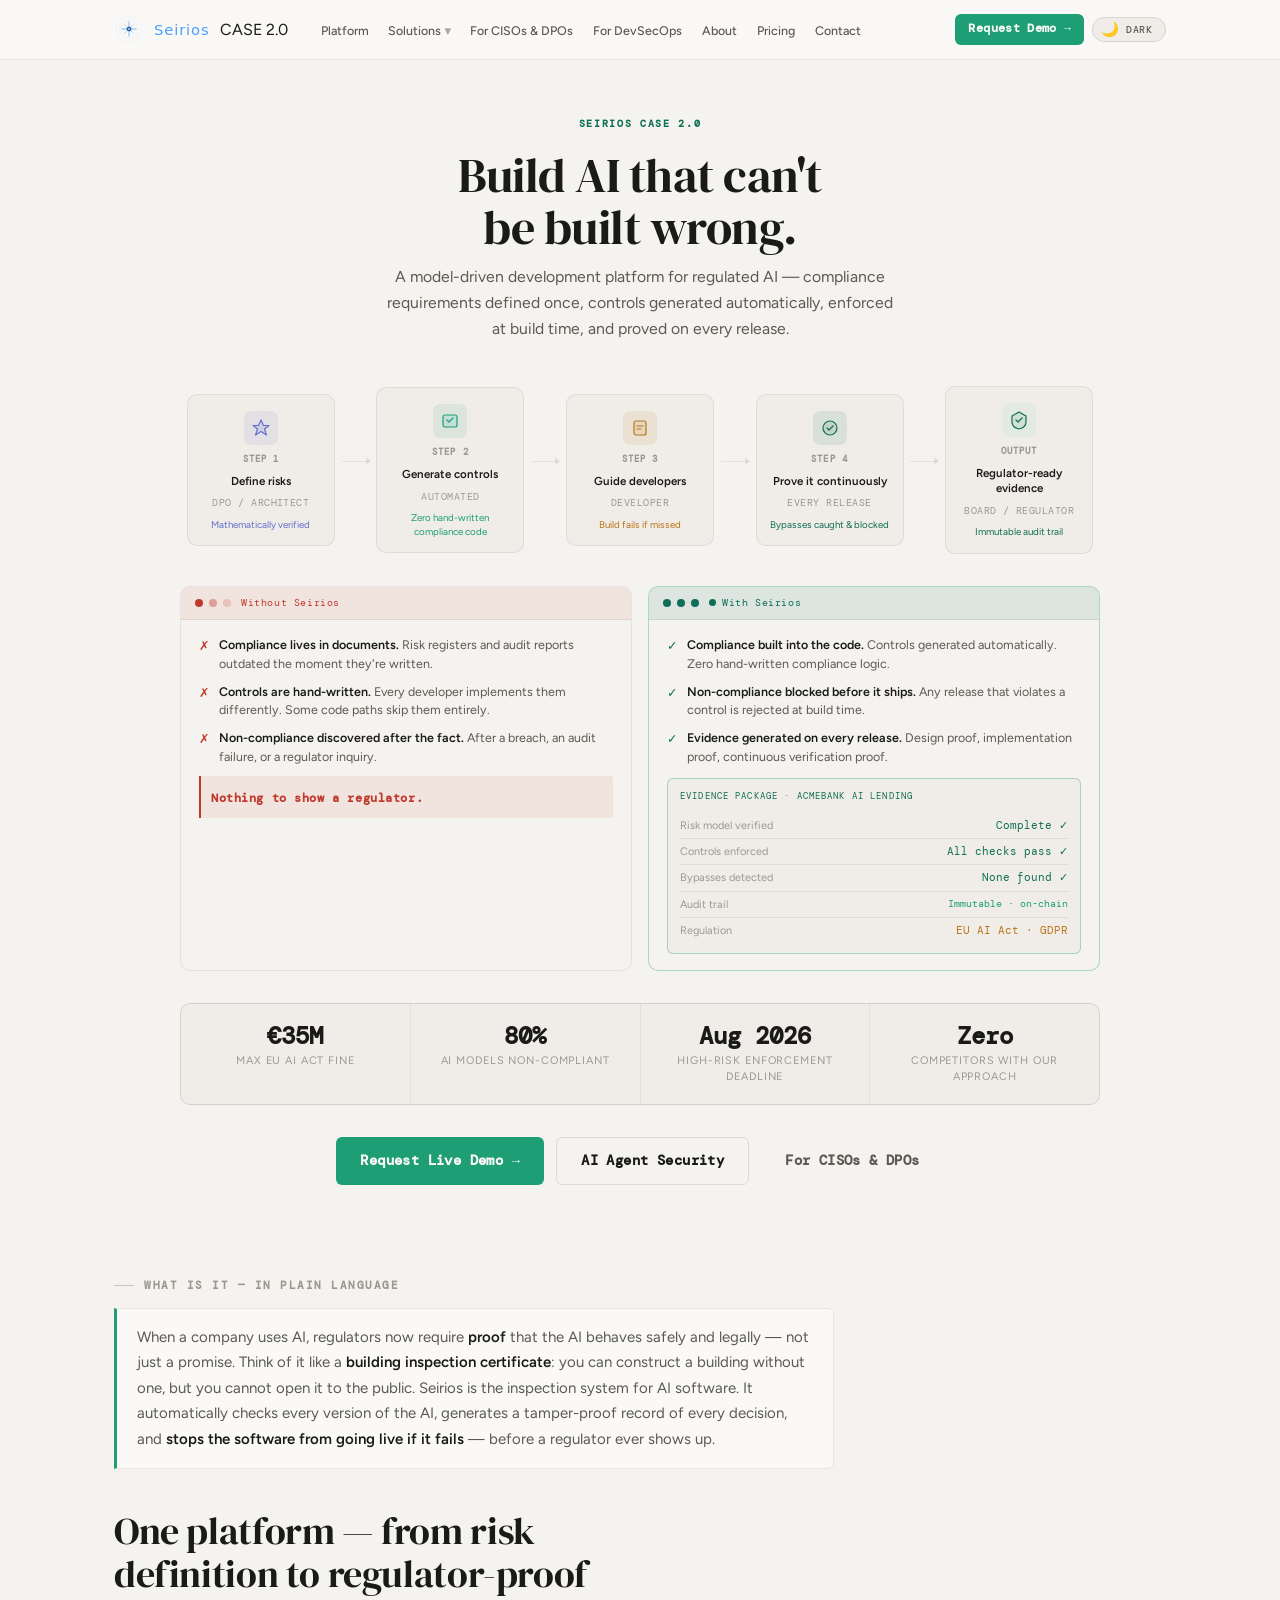
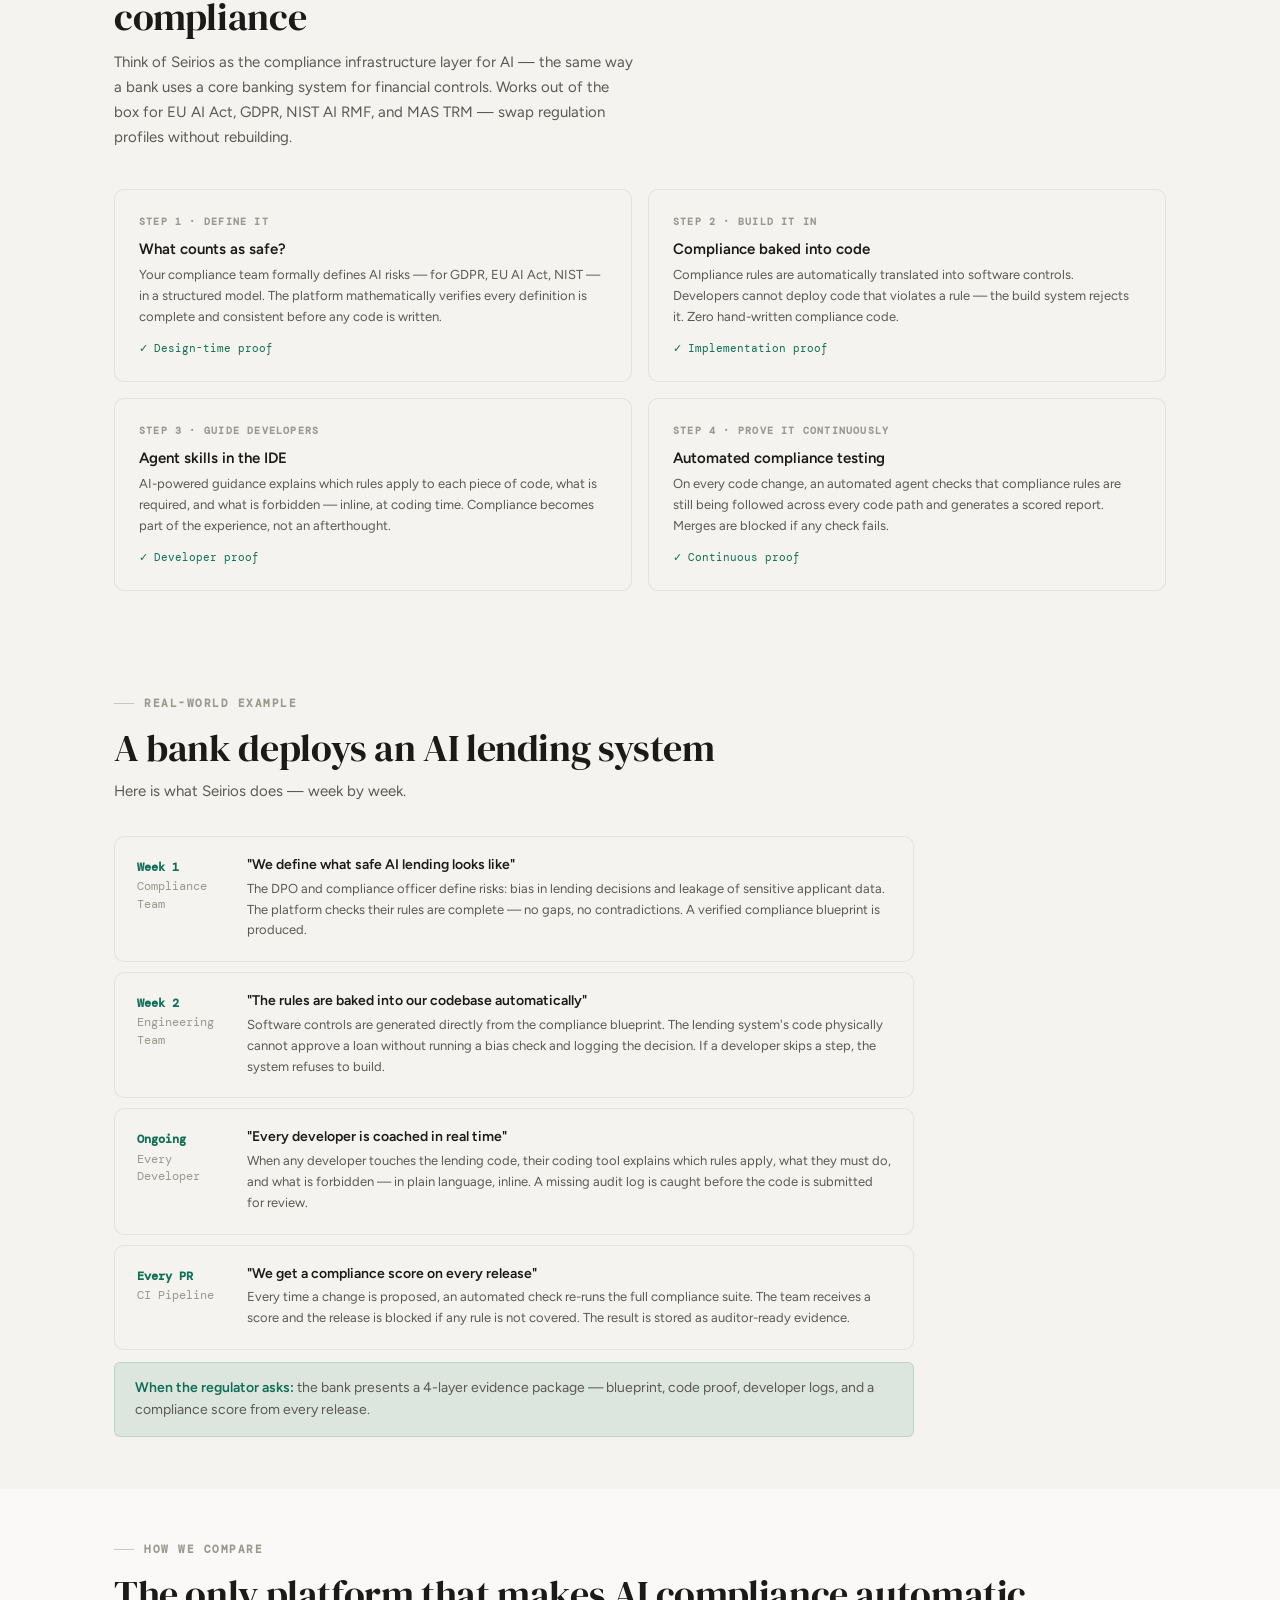
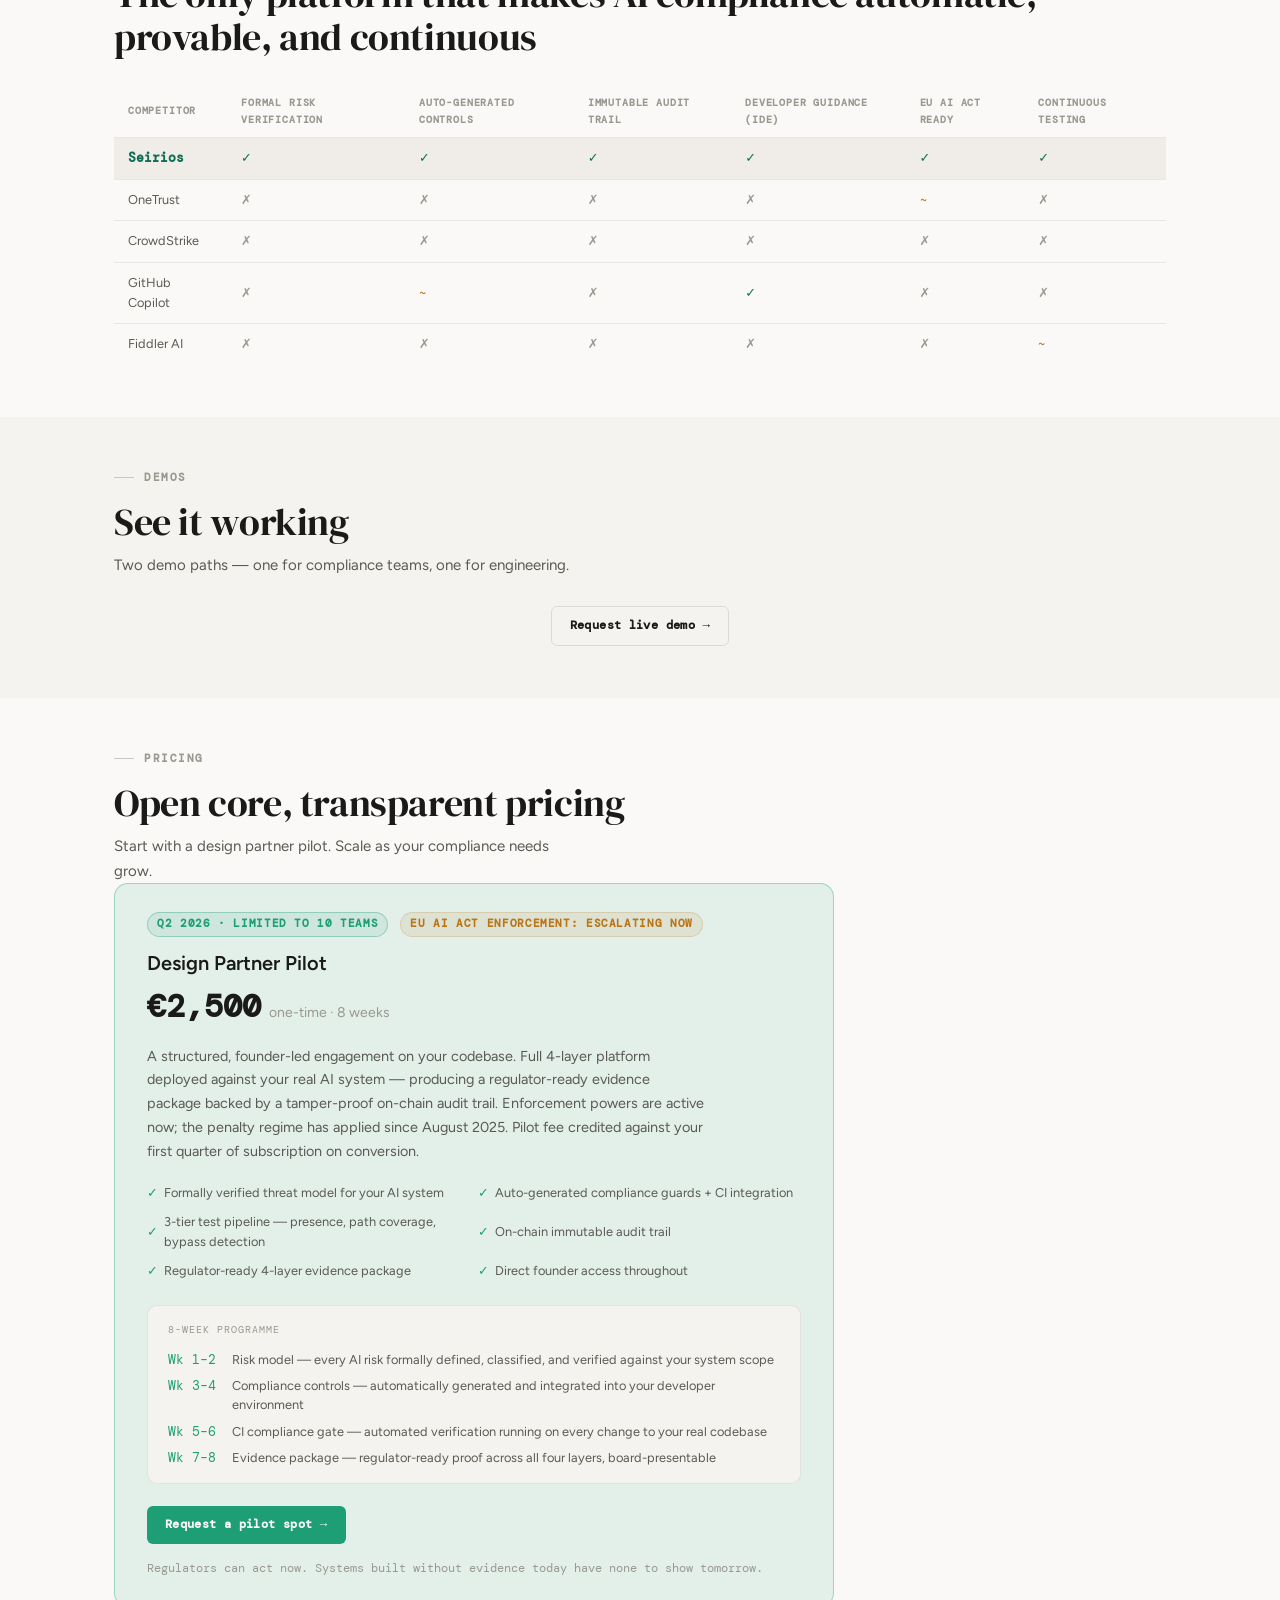
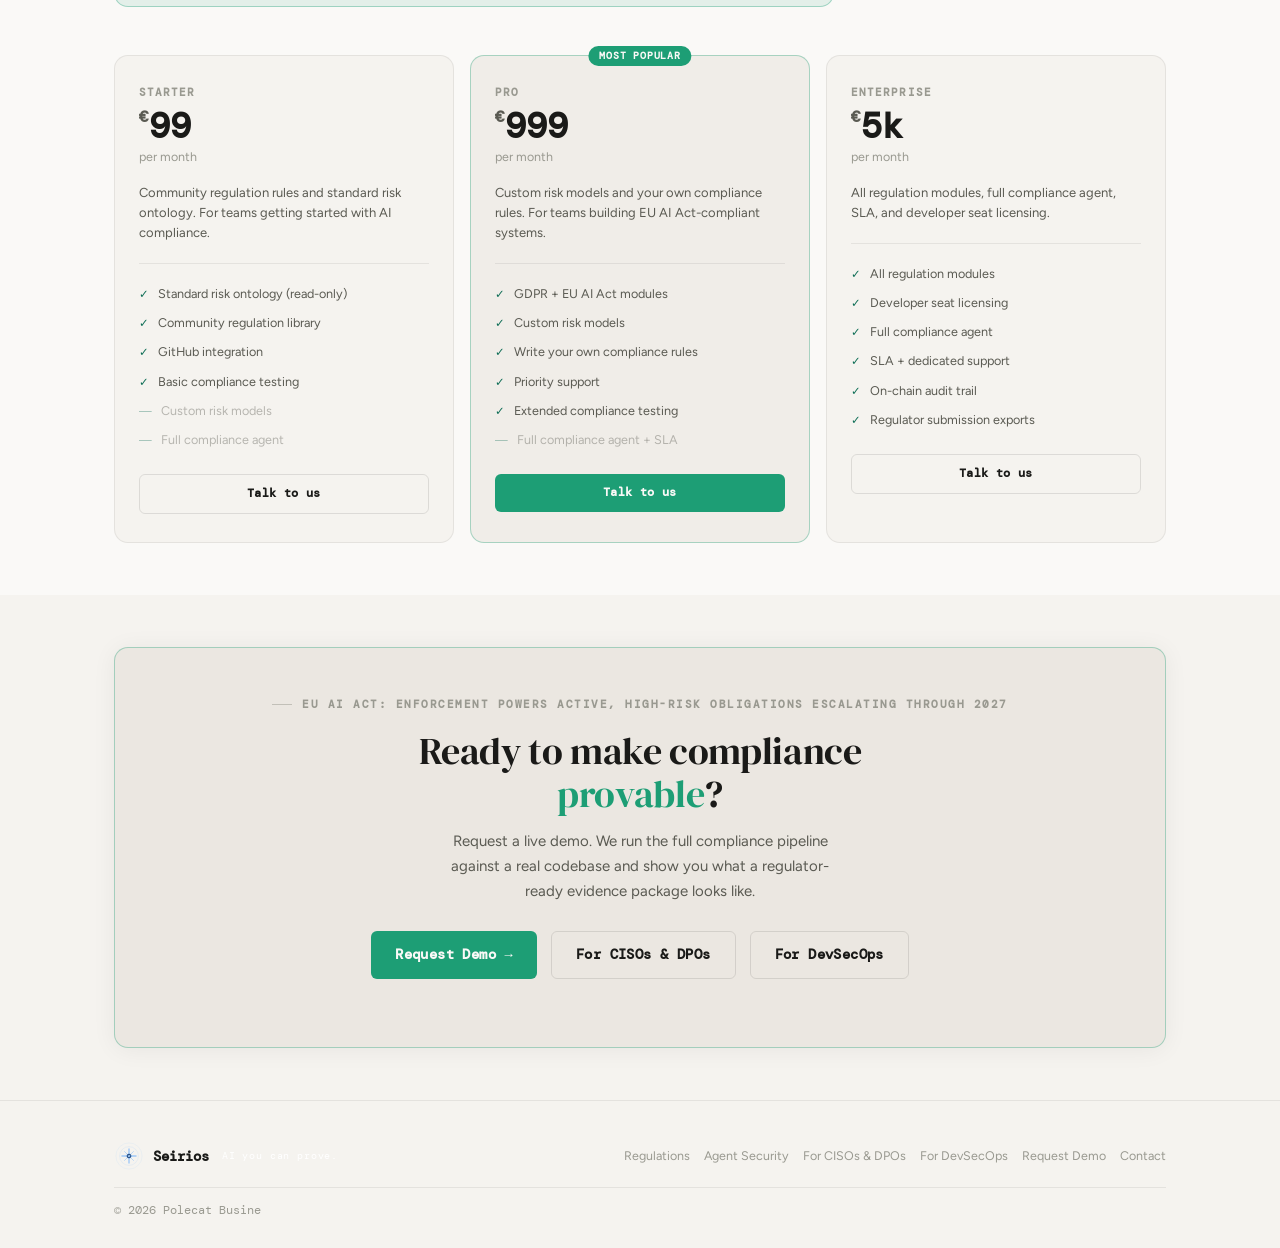
<file: index.html>
<!DOCTYPE html>
<html lang="en">
<head>
  <!-- Nav CSS: self-contained, no external dependency -->
  <style>
    /* Prevent horizontal overflow on mobile */
    html, body { overflow-x: hidden !important; max-width: 100vw !important; }
    .nav { overflow: visible; }
    .nav-inner { overflow: visible; }
    /* Nav bar */
    .nav {
      position: fixed; top: 0; left: 0; right: 0; z-index: 100;
      height: 60px; display: flex; align-items: center;
      background: rgba(250,249,247,0.92);
      backdrop-filter: blur(12px);
      border-bottom: 0.5px solid rgba(0,0,0,0.07);
    }
    [data-theme="dark"] .nav { background: rgba(8,12,20,0.88); }
    .nav-inner {
      display: flex; align-items: center;
      width: 100%; max-width: 1100px; margin: 0 auto; padding: 0 24px;
    }
    .nav-logo { display: flex; align-items: center; gap: 10px; text-decoration: none; color: inherit; flex-shrink: 0; }
    .nav-logo-mark { width: 32px; height: 32px; display: flex; align-items: center; justify-content: center; flex-shrink: 0; background: none; border: none; padding: 0; }
    [data-theme="dark"] .nav-logo-mark { background: none; }
    .nav-logo-text { font-family: 'DM Mono', monospace; font-weight: 600; font-size: 0.92rem; letter-spacing: 0.04em; }
    /* Desktop links */
    .nav-links { display: flex; align-items: center; gap: 2px; list-style: none; margin: 0 auto 0 24px; padding: 0; }
    .nav-links a, .nav-dropdown-trigger {
      color: #5a5a52; text-decoration: none; font-size: 0.78rem; font-weight: 500;
      padding: 5px 9px; border-radius: 4px; transition: all 0.15s;
      background: none; border: none; cursor: pointer; font-family: inherit;
      white-space: nowrap;
    }
    [data-theme="dark"] .nav-links a, [data-theme="dark"] .nav-dropdown-trigger { color: #8a9bb0; }
    .nav-links a:hover, .nav-dropdown-trigger:hover { color: #1a1a18; background: #f0ede8; }
    [data-theme="dark"] .nav-links a:hover, [data-theme="dark"] .nav-dropdown-trigger:hover { color: #e8edf4; background: #162030; }
    .nav-links a.active { color: #1D9E75; }
    [data-theme="dark"] .nav-links a.active { color: #00e0ff; }
    /* Dropdown */
    .nav-dropdown { position: relative; list-style: none; }
    .nav-dropdown-trigger { display: inline-flex; align-items: center; gap: 4px; }
    .nav-dropdown-arrow { font-size: 0.55rem; }
    .nav-dropdown-menu {
      position: absolute; top: calc(100% + 8px); left: 0; min-width: 200px;
      background: #faf9f7; border: 0.5px solid rgba(0,0,0,0.10); border-radius: 10px;
      box-shadow: 0 4px 24px rgba(0,0,0,0.1); padding: 6px;
      opacity: 0; visibility: hidden; transform: translateY(-4px);
      transition: all 0.15s; z-index: 200;
    }
    [data-theme="dark"] .nav-dropdown-menu { background: #111927; border-color: rgba(255,255,255,0.1); }
    .nav-dropdown:hover .nav-dropdown-menu,
    .nav-dropdown:focus-within .nav-dropdown-menu { opacity: 1; visibility: visible; transform: translateY(0); }
    .nav-dropdown-item { display: flex; align-items: flex-start; gap: 10px; padding: 9px 12px; border-radius: 6px; text-decoration: none; }
    .nav-dropdown-item:hover { background: #f0ede8; }
    [data-theme="dark"] .nav-dropdown-item:hover { background: #162030; }
    .nav-dropdown-item-icon { font-size: 0.875rem; flex-shrink: 0; margin-top: 1px; }
    .nav-dropdown-item-text strong { display: block; font-size: 0.78rem; font-weight: 600; color: #1a1a18; margin-bottom: 1px; }
    [data-theme="dark"] .nav-dropdown-item-text strong { color: #e8edf4; }
    .nav-dropdown-item-text span { font-size: 0.7rem; color: #999990; line-height: 1.4; }
    .nav-dropdown-divider { height: 0.5px; background: rgba(0,0,0,0.07); margin: 4px 6px; }
    /* Right side */
    .nav-right { display: flex; align-items: center; gap: 8px; margin-left: 12px; flex-shrink: 0; }
    /* Theme toggle */
    .theme-toggle {
      display: inline-flex; align-items: center; gap: 6px;
      background: #f0ede8; border: 0.5px solid rgba(0,0,0,0.10); border-radius: 999px;
      padding: 4px 12px 4px 8px; cursor: pointer;
      font-family: monospace; font-size: 0.65rem; font-weight: 600;
      color: #5a5a52; letter-spacing: 0.04em; text-transform: uppercase;
      transition: all 0.15s;
    }
    [data-theme="dark"] .theme-toggle { background: #162030; border-color: rgba(255,255,255,0.1); color: #8a9bb0; }
    /* Hamburger — hidden on desktop, flex on mobile via media query */
    .nav-hamburger {
      display: none !important;
      width: 40px; height: 40px; background: none; border: none;
      cursor: pointer; padding: 8px; border-radius: 4px; margin-left: auto; flex-shrink: 0;
    }
    .nav-hamburger span {
      display: block; width: 20px; height: 2px; background: #1a1a18;
      border-radius: 2px; transition: all 0.22s ease; transform-origin: center;
    }
    [data-theme="dark"] .nav-hamburger span { background: #e8edf4; }
    .nav-hamburger.open span:nth-child(1) { transform: translateY(7px) rotate(45deg); }
    .nav-hamburger.open span:nth-child(2) { opacity: 0; transform: scaleX(0); }
    .nav-hamburger.open span:nth-child(3) { transform: translateY(-7px) rotate(-45deg); }
    /* Mobile drawer — HIDDEN by default using display:none */
    .nav-mobile {
      display: none; /* JS adds .open which changes to block */
      position: fixed; top: 60px; left: 0; right: 0; z-index: 99;
      background: #faf9f7; border-bottom: 0.5px solid rgba(0,0,0,0.07);
      box-shadow: 0 8px 24px rgba(0,0,0,0.08);
      padding: 12px 0 16px;
      animation: slideDown 0.2s ease;
    }
    [data-theme="dark"] .nav-mobile { background: #0d1421; }
    @keyframes slideDown { from { opacity: 0; transform: translateY(-8px); } to { opacity: 1; transform: translateY(0); } }
    .nav-mobile a {
      display: block; padding: 11px 24px; color: #5a5a52; text-decoration: none;
      font-size: 0.9rem; font-weight: 500; transition: all 0.15s;
    }
    [data-theme="dark"] .nav-mobile a { color: #8a9bb0; }
    .nav-mobile a:hover { color: #1a1a18; background: #f0ede8; }
    [data-theme="dark"] .nav-mobile a:hover { color: #e8edf4; background: #162030; }
    .nav-mobile a.active { color: #1D9E75; }
    [data-theme="dark"] .nav-mobile a.active { color: #00e0ff; }
    .nav-mobile-group {
      padding: 10px 24px 4px; font-family: monospace; font-size: 0.62rem;
      font-weight: 700; text-transform: uppercase; letter-spacing: 0.12em; color: #999990;
    }
    .nav-mobile-sub { padding-left: 36px !important; font-size: 0.85rem !important; }
    .nav-mobile-divider { height: 0.5px; background: rgba(0,0,0,0.07); margin: 6px 24px; }
    [data-theme="dark"] .nav-mobile-divider { background: rgba(255,255,255,0.06); }
    /* Mobile breakpoint */
    @media (max-width: 900px) {
      .nav-links     { display: none !important; visibility: hidden !important; }
      .nav-right     { display: none !important; visibility: hidden !important; }
      .nav-hamburger {
        display: flex !important;
        visibility: visible !important;
        opacity: 1 !important;
        flex-direction: column;
        justify-content: center;
        align-items: center;
        gap: 5px;
      }
    }

    /* ── DESIGN SYSTEM ── */
/* ============================================================
   SEIRIOS DESIGN SYSTEM — DUAL THEME
   Light (default): DM Serif Display + DM Mono + Figtree — warm, document-like
   Dark (toggle):   Space Mono + DM Sans — deep navy security aesthetic
   ============================================================ */



/* ── LIGHT THEME (default) ── */
:root {
  /* Backgrounds */
  --bg-void:        #faf9f7;
  --bg-deep:        #f5f3ef;
  --bg-surface:     #f0ede8;
  --bg-raised:      #ebe7e1;
  --bg-card:        #f5f3ef;

  /* Borders */
  --border-dim:     rgba(0,0,0,0.07);
  --border-subtle:  rgba(0,0,0,0.10);
  --border-accent:  rgba(29,158,117,0.35);

  /* Accent colours */
  --cyan:           #1D9E75;
  --cyan-dim:       rgba(29,158,117,0.10);
  --cyan-glow:      rgba(29,158,117,0.06);
  --green:          #0F6E56;
  --green-dim:      rgba(15,110,86,0.10);
  --amber:          #BA7517;
  --amber-dim:      rgba(186,117,23,0.10);
  --red:            #C0392B;
  --red-dim:        rgba(192,57,43,0.08);

  /* Text */
  --text-primary:   #1a1a18;
  --text-secondary: #5a5a52;
  --text-muted:     #999990;
  --text-cyan:      #1D9E75;
  --text-green:     #0F6E56;

  /* Typography */
  --font-display:   'DM Serif Display', Georgia, serif;
  --font-mono:      'DM Mono', 'Courier New', monospace;
  --font-body:      'Figtree', system-ui, sans-serif;

  /* Shape */
  --radius-sm:      3px;
  --radius-md:      6px;
  --radius-lg:      10px;
  --radius-xl:      14px;

  /* Shadows */
  --shadow-card:    0 1px 3px rgba(0,0,0,0.06), 0 4px 12px rgba(0,0,0,0.04);
  --shadow-glow:    0 0 20px rgba(29,158,117,0.08);

  --transition:     0.2s cubic-bezier(0.4, 0, 0.2, 1);

  /* Nav height */
  --nav-h: 60px;
}

/* ── DARK THEME ── */
[data-theme="dark"] {
  --bg-void:        #080c14;
  --bg-deep:        #0d1421;
  --bg-surface:     #111927;
  --bg-raised:      #162030;
  --bg-card:        #1a2638;

  --border-dim:     rgba(255,255,255,0.06);
  --border-subtle:  rgba(255,255,255,0.10);
  --border-accent:  rgba(0,224,255,0.25);

  --cyan:           #00e0ff;
  --cyan-dim:       rgba(0,224,255,0.15);
  --cyan-glow:      rgba(0,224,255,0.08);
  --green:          #00ff88;
  --green-dim:      rgba(0,255,136,0.12);
  --amber:          #ffaa00;
  --amber-dim:      rgba(255,170,0,0.12);
  --red:            #ff4466;
  --red-dim:        rgba(255,68,102,0.12);

  --text-primary:   #e8edf4;
  --text-secondary: #8a9bb0;
  --text-muted:     #4a5a6e;
  --text-cyan:      #00e0ff;
  --text-green:     #00ff88;

  --font-display:   'Space Mono', 'Courier New', monospace;
  --font-mono:      'Space Mono', 'Courier New', monospace;
  --font-body:      'DM Sans', system-ui, sans-serif;

  --shadow-card:    0 1px 3px rgba(0,0,0,0.4), 0 4px 16px rgba(0,0,0,0.3);
  --shadow-glow:    0 0 24px rgba(0,224,255,0.12);
}

/* ── Dark theme ambient glow ── */
[data-theme="dark"] body::before {
  content: '';
  position: fixed;
  inset: 0;
  background-image:
    radial-gradient(ellipse 80% 50% at 20% -10%, rgba(0,224,255,0.04) 0%, transparent 60%),
    radial-gradient(ellipse 60% 40% at 80% 110%, rgba(0,255,136,0.03) 0%, transparent 60%);
  pointer-events: none;
  z-index: 0;
}

/* ── Reset ── */
*, *::before, *::after { box-sizing: border-box; margin: 0; padding: 0; }
html { scroll-behavior: smooth; -webkit-font-smoothing: antialiased; text-rendering: optimizeLegibility; }

body {
  font-family: var(--font-body);
  background: var(--bg-void);
  color: var(--text-primary);
  line-height: 1.6;
  min-height: 100vh;
  overflow-x: hidden;
  transition: background 0.3s ease, color 0.3s ease;
}

/* ── Typography ── */
h1, h2, h3, h4, h5, h6 {
  font-family: var(--font-display);
  line-height: 1.2;
}

/* Light: serif display headings */
:root h1, :root h2 {
  font-weight: 400;
  letter-spacing: -0.01em;
}
:root h3, :root h4 {
  font-family: var(--font-body);
  font-weight: 600;
}

/* Dark: mono headings */
[data-theme="dark"] h1,
[data-theme="dark"] h2,
[data-theme="dark"] h3,
[data-theme="dark"] h4 {
  font-weight: 700;
  letter-spacing: -0.02em;
}

.display-xl { font-size: clamp(2.2rem, 4.5vw, 3.4rem); line-height: 1.08; }
.display-lg { font-size: clamp(1.7rem, 3vw, 2.5rem); line-height: 1.12; }
.display-md { font-size: clamp(1.2rem, 2vw, 1.65rem); line-height: 1.2; }

.mono       { font-family: var(--font-mono); }
.text-cyan  { color: var(--cyan); }
.text-green { color: var(--green); }
.text-amber { color: var(--amber); }
.text-muted { color: var(--text-muted); }
.text-secondary { color: var(--text-secondary); }

/* Serif italic accent (light only) */
em.accent { font-style: italic; color: var(--text-secondary); }

/* ── Layout ── */
.container { max-width: 1100px; margin: 0 auto; padding: 0 24px; }
.section    { padding: 52px 0; position: relative; z-index: 1; }
.section-sm { padding: 36px 0;  position: relative; z-index: 1; }

/* ── Navigation ── */
.nav {
  position: fixed; top: 0; left: 0; right: 0;
  z-index: 100;
  height: var(--nav-h);
  display: flex; align-items: center;
  background: rgba(250,249,247,0.92);
  backdrop-filter: blur(16px) saturate(130%);
  border-bottom: 0.5px solid var(--border-dim);
  transition: background 0.3s ease, border-color 0.3s ease;
}
[data-theme="dark"] .nav {
  background: rgba(8,12,20,0.88);
}

.nav-inner {
  display: flex; align-items: center; justify-content: space-between;
  width: 100%; max-width: 1100px; margin: 0 auto; padding: 0 24px;
}

.nav-logo {
  display: flex; align-items: center; gap: 10px;
  text-decoration: none; color: var(--text-primary);
}

.nav-logo-mark {
  width: 30px; height: 30px;
  background: var(--cyan);
  border-radius: 5px;
  display: flex; align-items: center; justify-content: center;
  font-family: var(--font-mono); font-size: 12px; font-weight: 600;
  color: var(--bg-void);
  transition: background 0.3s ease;
}
[data-theme="dark"] .nav-logo-mark {
  box-shadow: 0 0 14px rgba(0,224,255,0.25);
}

.nav-logo-text {
  font-family: var(--font-mono);
  font-weight: 600; font-size: 0.9rem;
  letter-spacing: 0.02em;
}


/* ── Dropdown ── */
.nav-dropdown {
  position: relative;
  list-style: none;
}
.nav-dropdown-trigger {
  display: inline-flex; align-items: center; gap: 4px;
  color: var(--text-secondary); text-decoration: none;
  font-size: 0.78rem; font-weight: 500;
  padding: 4px 8px; border-radius: var(--radius-sm);
  cursor: pointer; white-space: nowrap;
  transition: all var(--transition);
  background: none; border: none; font-family: var(--font-body);
}
.nav-dropdown-trigger:hover { color: var(--text-primary); background: var(--bg-surface); }
.nav-dropdown-trigger.active { color: var(--cyan); }
.nav-dropdown-arrow {
  font-size: 0.55rem; opacity: 0.5;
  transition: transform var(--transition);
  margin-top: 1px;
}
.nav-dropdown:hover .nav-dropdown-arrow,
.nav-dropdown:focus-within .nav-dropdown-arrow { transform: rotate(180deg); }

.nav-dropdown-menu {
  position: absolute;
  top: calc(100% + 8px);
  left: 0;
  min-width: 200px;
  background: var(--bg-void);
  border: 0.5px solid var(--border-subtle);
  border-radius: var(--radius-lg);
  box-shadow: var(--shadow-card), 0 8px 24px rgba(0,0,0,0.08);
  padding: 6px;
  opacity: 0;
  visibility: hidden;
  transform: translateY(-4px);
  transition: all var(--transition);
  z-index: 200;
}
[data-theme="dark"] .nav-dropdown-menu {
  box-shadow: var(--shadow-card), 0 8px 32px rgba(0,0,0,0.4);
}
.nav-dropdown:hover .nav-dropdown-menu,
.nav-dropdown:focus-within .nav-dropdown-menu {
  opacity: 1; visibility: visible; transform: translateY(0);
}
.nav-dropdown-item {
  display: flex; align-items: flex-start; gap: 10px;
  padding: 9px 12px; border-radius: var(--radius-md);
  text-decoration: none; transition: background var(--transition);
}
.nav-dropdown-item:hover { background: var(--bg-surface); }
.nav-dropdown-item-icon {
  font-size: 0.875rem; flex-shrink: 0; margin-top: 1px;
}
.nav-dropdown-item-text strong {
  display: block; font-size: 0.78rem; font-weight: 600;
  color: var(--text-primary); margin-bottom: 1px;
}
.nav-dropdown-item-text span {
  font-size: 0.7rem; color: var(--text-muted); line-height: 1.4;
}
.nav-dropdown-divider {
  height: 0.5px; background: var(--border-dim); margin: 4px 6px;
}


/* ── Theme toggle ── */
.theme-toggle {
  display: flex; align-items: center; gap: 6px;
  background: var(--bg-surface);
  border: 0.5px solid var(--border-subtle);
  border-radius: 999px;
  padding: 4px 12px 4px 8px;
  cursor: pointer;
  font-family: var(--font-mono);
  font-size: 0.68rem;
  font-weight: 500;
  color: var(--text-secondary);
  letter-spacing: 0.04em;
  transition: all var(--transition);
  white-space: nowrap;
}
.theme-toggle:hover {
  border-color: var(--border-accent);
  color: var(--text-primary);
}
.theme-toggle-icon { font-size: 0.9rem; line-height: 1; }
.theme-toggle-label { text-transform: uppercase; letter-spacing: 0.08em; font-size: 0.65rem; }

/* ── Buttons ── */
.btn {
  display: inline-flex; align-items: center; gap: 7px;
  padding: 9px 18px;
  border-radius: var(--radius-md);
  font-family: var(--font-mono);
  font-size: 0.78rem; font-weight: 600;
  text-decoration: none; cursor: pointer; border: none;
  transition: all var(--transition);
  white-space: nowrap; letter-spacing: 0.03em;
}
.btn-primary {
  background: var(--cyan); color: var(--bg-void);
}
.btn-primary:hover { filter: brightness(1.08); transform: translateY(-1px); }
[data-theme="dark"] .btn-primary {
  box-shadow: 0 0 18px rgba(0,224,255,0.2);
}
[data-theme="dark"] .btn-primary:hover {
  box-shadow: 0 0 28px rgba(0,224,255,0.35);
}

.btn-outline {
  background: transparent; color: var(--text-primary);
  border: 0.5px solid var(--border-subtle);
}
.btn-outline:hover {
  border-color: var(--border-accent); color: var(--cyan);
  background: var(--cyan-glow);
}
.btn-ghost { background: transparent; color: var(--text-secondary); padding: 9px 14px; }
.btn-ghost:hover { color: var(--text-primary); }
.btn-lg { padding: 12px 24px; font-size: 0.85rem; }
.btn-sm { padding: 6px 13px; font-size: 0.72rem; }

/* ── Cards ── */
.card {
  background: var(--bg-card);
  border: 0.5px solid var(--border-dim);
  border-radius: var(--radius-lg);
  padding: 24px;
  box-shadow: var(--shadow-card);
  transition: border-color var(--transition), box-shadow var(--transition);
}
.card:hover { border-color: var(--border-accent); box-shadow: var(--shadow-card), var(--shadow-glow); }

/* ── Badges ── */
.badge {
  display: inline-flex; align-items: center; gap: 5px;
  padding: 3px 9px; border-radius: 999px;
  font-family: var(--font-mono); font-size: 0.66rem; font-weight: 600;
  letter-spacing: 0.06em; text-transform: uppercase;
}
.badge-cyan  { background: var(--cyan-dim);  color: var(--cyan);  border: 0.5px solid var(--border-accent); }
.badge-green { background: var(--green-dim); color: var(--green); border: 0.5px solid rgba(15,110,86,0.2); }
.badge-amber { background: var(--amber-dim); color: var(--amber); border: 0.5px solid rgba(186,117,23,0.2); }
.badge-red   { background: var(--red-dim);   color: var(--red);   border: 0.5px solid rgba(192,57,43,0.15); }
[data-theme="dark"] .badge-green { border-color: rgba(0,255,136,0.2); }
[data-theme="dark"] .badge-amber { border-color: rgba(255,170,0,0.2); }
[data-theme="dark"] .badge-red   { border-color: rgba(255,68,102,0.2); }

/* ── Section label ── */
.section-label {
  font-family: var(--font-mono);
  font-size: 0.67rem; font-weight: 600;
  letter-spacing: 0.14em; text-transform: uppercase;
  color: var(--cyan); margin-bottom: 14px;
  display: flex; align-items: center; gap: 10px;
}
.section-label::before {
  content: ''; display: block;
  width: 20px; height: 1px;
  background: var(--cyan); opacity: 0.5;
}

/* Light theme: section label uses border accent not cyan */
:root .section-label { color: var(--text-muted); }
:root .section-label::before { background: var(--text-muted); }

/* ── Stat grid ── */
.stat-grid {
  display: grid; grid-template-columns: repeat(4, 1fr);
  gap: 1px; background: var(--border-dim);
  border: 0.5px solid var(--border-dim);
  border-radius: var(--radius-lg); overflow: hidden;
}
.stat-item {
  background: var(--bg-surface); padding: 24px 20px; text-align: center;
}
.stat-value {
  font-family: var(--font-mono); font-size: 1.75rem; font-weight: 600;
  color: var(--cyan); line-height: 1; margin-bottom: 5px;
}
:root .stat-value { color: var(--text-primary); }
.stat-label { font-size: 0.72rem; color: var(--text-muted); text-transform: uppercase; letter-spacing: 0.08em; }

/* ── Terminal ── */
.terminal {
  background: #070b12;
  border: 0.5px solid var(--border-subtle);
  border-radius: var(--radius-lg); overflow: hidden;
  font-family: var(--font-mono);
  box-shadow: var(--shadow-card);
}
:root .terminal { background: #1a1a18; border-color: rgba(0,0,0,0.15); }

.terminal-bar {
  display: flex; align-items: center; gap: 7px;
  padding: 9px 14px;
  background: var(--bg-raised); border-bottom: 0.5px solid var(--border-dim);
}
.terminal-dot { width: 9px; height: 9px; border-radius: 50%; }
.dot-red    { background: #ff5f56; }
.dot-yellow { background: #ffbd2e; }
.dot-green  { background: #27c93f; }
.terminal-title { font-size: 0.7rem; color: var(--text-muted); margin-left: 6px; letter-spacing: 0.04em; }

.terminal-body { padding: 18px 22px; font-size: 0.78rem; line-height: 1.7; }

/* Terminal always sits on a dark background — hardcode light text for both themes */
.t-cmd   { color: #e8edf4; }
.t-dim   { color: #5a6a7e; }
.t-pass  { color: #3ecf8e; }
.t-fail  { color: #ff6b6b; }
.t-warn  { color: #f5a623; }
.t-info  { color: #5bc8e8; }

/* ── Analogy block (light) ── */
.analogy {
  background: var(--bg-void);
  border: 0.5px solid var(--border-dim);
  border-left: 3px solid var(--cyan);
  border-radius: 0 var(--radius-md) var(--radius-md) 0;
  padding: 16px 20px;
}
.analogy p { font-size: 0.9375rem; line-height: 1.7; color: var(--text-secondary); }
.analogy strong { font-weight: 600; color: var(--text-primary); }

/* ── Divider ── */
.divider { height: 0.5px; background: var(--border-dim); }

/* ── Footer ── */
.footer {
  background: var(--bg-deep);
  border-top: 0.5px solid var(--border-dim);
  padding: 40px 0 28px; position: relative; z-index: 1;
}

/* ── Animations ── */
@keyframes star-pulse {
  0%,100%{opacity:1} 50%{opacity:0.45}
}
@keyframes fadeInUp {
  from { opacity: 0; transform: translateY(16px); }
  to   { opacity: 1; transform: translateY(0); }
}
@keyframes pulse-amber {
  0%, 100% { opacity: 1; }
  50%       { opacity: 0.6; }
}

/* ── Responsive ── */
@media (max-width: 900px) {
  .section    { padding: 40px 0; }
  .section-sm { padding: 28px 0; }
}
@media (max-width: 600px) {
  .section    { padding: 32px 0; }
  .section-sm { padding: 22px 0; }
  .stat-grid  { grid-template-columns: repeat(2, 1fr); font-size: 0.85em; }
}
}

            /* ── CASE 2.0 badge ── */
    .nav-product-badge {
      display: inline-flex; align-items: center;
      background: rgba(29,158,117,0.10);
      border: 0.5px solid rgba(29,158,117,0.35);
      border-radius: 4px; padding: 2px 7px;
      font-family: var(--font-mono);
      font-size: 0.58rem; font-weight: 600;
      letter-spacing: 0.09em; text-transform: uppercase;
      color: #1D9E75; margin-left: 5px; white-space: nowrap;
    }
    [data-theme="dark"] .nav-product-badge {
      background: rgba(0,224,255,0.12);
      border-color: rgba(0,224,255,0.30);
      color: #00e0ff;
    }
    /* ── Seirios star mark — no background ── */
    .nav-logo-mark { background: none !important; border-radius: 0 !important; }
    @keyframes star-pulse { 0%,100%{opacity:1} 50%{opacity:0.4} }
    /* Nav wordmark: mint green light, white dark */
    .nav-logo-text { font-family: -apple-system, 'Segoe UI', system-ui, sans-serif !important; font-weight: 500; font-size: 0.92rem; letter-spacing: 0.06em; color: #4a9eff !important; }
    [data-theme="dark"] .nav-logo-text { color: #4a9eff !important; }
  </style>
  <meta charset="UTF-8" />
  <link rel="preconnect" href="https://fonts.googleapis.com">
  <link rel="preconnect" href="https://fonts.gstatic.com" crossorigin>
  <link rel="stylesheet" href="https://fonts.googleapis.com/css2?family=DM+Serif+Display:ital@0;1&family=DM+Mono:wght@400;500;600&family=Figtree:wght@400;500;600;700&family=Space+Mono:wght@400;700&family=DM+Sans:ital,opsz,wght@0,9..40,300;0,9..40,400;0,9..40,500;0,9..40,600&display=swap">
  <meta name="viewport" content="width=device-width, initial-scale=1.0" />
  <title>Seirios — Build AI that can't be built wrong.</title>
  <meta name="description" content="Seirios CASE 2.0 makes AI compliance provable, automatic and continuous. From formal threat models to CI-enforced controls — a complete regulator-ready evidence chain." />
  <link rel="icon" type="image/svg+xml" href="/assets/favicon.svg" />
  <script src="js/theme.js"></script>
  <style>
    /* ── Hero ── */
    .hero { padding: calc(var(--nav-h) + 72px) 0 80px; position: relative; z-index: 1; }
    .hero-grid { display: grid; grid-template-columns: 1fr 1fr; gap: 64px; align-items: center; }

    /* Light hero headline uses serif */
    .hero h1 { margin-bottom: 18px; }
    .hero h1 em { font-style: italic; color: var(--text-secondary); }
    [data-theme="dark"] .hero h1 em { color: var(--cyan); font-style: normal; }

    .hero-sub { font-size: 1rem; color: var(--text-secondary); line-height: 1.7; margin-bottom: 28px; max-width: 480px; }
    .hero-actions { display: flex; align-items: center; gap: 14px; flex-wrap: wrap; }

    .urgency-pill {
      display: inline-flex; align-items: center; gap: 6px;
      background: #FAEEDA; color: #854F0B;
      border: 0.5px solid rgba(186,117,23,0.25);
      border-radius: 999px; padding: 4px 11px;
      font-family: var(--font-mono); font-size: 0.67rem; font-weight: 600;
      letter-spacing: 0.05em; text-transform: uppercase; margin-bottom: 20px;
      display: inline-flex;
    }
    [data-theme="dark"] .urgency-pill {
      background: rgba(255,170,0,0.10); color: #ffaa00;
      border-color: rgba(255,170,0,0.25);
    }
    .urgency-dot {
      width: 5px; height: 5px; border-radius: 50%;
      background: #854F0B; animation: pulse-amber 2s ease-in-out infinite;
    }
    [data-theme="dark"] .urgency-dot { background: #ffaa00; }

    .hero-proof {
      display: flex; align-items: center; gap: 20px;
      margin-top: 32px; padding-top: 24px;
      border-top: 0.5px solid var(--border-dim);
    }
    .proof-item { display: flex; flex-direction: column; gap: 2px; }
    .proof-value { font-family: var(--font-mono); font-size: 1.1rem; font-weight: 600; color: var(--text-primary); }
    .proof-label { font-size: 0.68rem; color: var(--text-muted); text-transform: uppercase; letter-spacing: 0.08em; }
    .proof-sep { width: 0.5px; height: 28px; background: var(--border-dim); }

    /* ── Steps (4-card grid) ── */
    .steps-grid { display: grid; grid-template-columns: repeat(2, 1fr); gap: 16px; margin-top: 40px; }
    .step-card {
      background: var(--bg-card); border: 0.5px solid var(--border-dim);
      border-radius: var(--radius-lg); padding: 24px;
      transition: all var(--transition);
    }
    .step-card:hover { border-color: var(--border-accent); box-shadow: var(--shadow-glow); }
    .step-num {
      font-family: var(--font-mono); font-size: 0.63rem; font-weight: 600;
      text-transform: uppercase; letter-spacing: 0.12em;
      color: var(--text-muted); margin-bottom: 10px;
    }
    .step-card h3 { font-size: 0.9375rem; margin-bottom: 7px; }
    :root .step-card h3 { font-family: var(--font-body); font-weight: 600; }
    .step-card p { font-size: 0.8125rem; color: var(--text-secondary); line-height: 1.6; }
    .step-proof {
      margin-top: 12px; display: flex; align-items: center; gap: 6px;
      font-family: var(--font-mono); font-size: 0.68rem; color: var(--cyan);
    }
    :root .step-proof { color: var(--green); }

    /* ── Evidence chain ── */
    .evidence-chain {
      display: grid; grid-template-columns: repeat(4, 1fr);
      gap: 1px; background: var(--border-dim);
      border: 0.5px solid var(--border-dim); border-radius: var(--radius-lg);
      overflow: hidden; margin-top: 40px;
    }
    .evidence-step { background: var(--bg-surface); padding: 22px 18px; }
    .evidence-num {
      font-family: var(--font-mono); font-size: 0.62rem; font-weight: 600;
      color: var(--text-muted); text-transform: uppercase; letter-spacing: 0.1em; margin-bottom: 7px;
    }
    .evidence-step h3 { font-size: 0.875rem; margin-bottom: 5px; }
    :root .evidence-step h3 { font-family: var(--font-body); font-weight: 600; }
    .evidence-step p { font-size: 0.78rem; color: var(--text-secondary); line-height: 1.5; }

    /* ── Real-world example ── */
    .example-row {
      display: grid; grid-template-columns: 90px 1fr; gap: 20px; align-items: start;
      padding: 20px 22px; background: var(--bg-card); border: 0.5px solid var(--border-dim);
      border-radius: var(--radius-lg); margin-bottom: 10px;
    }
    .example-who { font-family: var(--font-mono); font-size: 0.72rem; color: var(--text-muted); padding-top: 2px; line-height: 1.5; }
    .example-who strong { color: var(--cyan); display: block; margin-bottom: 2px; }
    :root .example-who strong { color: var(--green); }
    .example-row h4 { font-size: 0.875rem; font-weight: 600; margin-bottom: 5px; }
    :root .example-row h4 { font-family: var(--font-body); }
    .example-row p { font-size: 0.8125rem; color: var(--text-secondary); line-height: 1.6; }

    /* ── Competitor table ── */
    .comp-table { width: 100%; border-collapse: collapse; font-size: 0.8rem; margin-top: 28px; }
    .comp-table th {
      font-family: var(--font-mono); font-size: 0.65rem; font-weight: 600;
      text-transform: uppercase; letter-spacing: 0.08em; color: var(--text-muted);
      padding: 9px 14px; text-align: left;
      border-bottom: 0.5px solid var(--border-dim);
    }
    .comp-table td { padding: 10px 14px; border-bottom: 0.5px solid var(--border-dim); color: var(--text-secondary); vertical-align: middle; }
    .comp-table tr:last-child td { border-bottom: none; }
    .comp-table tr.ours td { background: var(--bg-surface); color: var(--text-primary); }
    .comp-table tr.ours td:first-child { font-family: var(--font-mono); font-weight: 600; color: var(--cyan); }
    :root .comp-table tr.ours td:first-child { color: var(--green); }
    .check   { color: var(--green); font-weight: 600; }
    .cross   { color: var(--text-muted); }
    .partial { color: var(--amber); }

    /* ── Mobile card layout for comparison table ── */
    .comp-cards { display: none; margin-top: 28px; display: flex; flex-direction: column; gap: 12px; }
    .comp-card { background: var(--bg-card); border: 0.5px solid var(--border-dim); border-radius: var(--radius-lg); padding: 16px 18px; }
    .comp-card.ours { border-color: var(--border-accent); background: var(--bg-surface); }
    .comp-card-name { font-family: var(--font-mono); font-weight: 600; font-size: 0.875rem; margin-bottom: 12px; color: var(--text-primary); }
    .comp-card.ours .comp-card-name { color: var(--green); }
    [data-theme="dark"] .comp-card.ours .comp-card-name { color: var(--cyan); }
    .comp-card-features { display: grid; grid-template-columns: 1fr 1fr; gap: 7px 12px; }
    .comp-card-feature { display: flex; align-items: center; gap: 6px; font-size: 0.72rem; color: var(--text-secondary); }
    .comp-card-feature .check { font-size: 0.72rem; }
    .comp-card-feature .cross { font-size: 0.72rem; }
    .comp-card-feature .partial { font-size: 0.72rem; }

    /* Show table on desktop, cards on mobile */
    @media (max-width: 700px) {
      .comp-table { display: none; }
      .comp-cards { display: flex; }
    }
    @media (min-width: 701px) {
      .comp-cards { display: none; }
    }

    /* ── Pricing ── */
    .pricing-grid { display: grid; grid-template-columns: repeat(3, 1fr); gap: 16px; margin-top: 40px; }
    .price-card {
      background: var(--bg-card); border: 0.5px solid var(--border-dim);
      border-radius: var(--radius-xl); padding: 28px 24px;
      position: relative; transition: all var(--transition);
    }
    .price-card:hover { border-color: var(--border-accent); box-shadow: var(--shadow-card), var(--shadow-glow); }
    .price-card.featured { border-color: var(--border-accent); background: var(--bg-surface); }
    [data-theme="dark"] .price-card.featured { box-shadow: var(--shadow-glow); }
    .featured-badge {
      position: absolute; top: -10px; left: 50%; transform: translateX(-50%);
      background: var(--cyan); color: var(--bg-void);
      font-family: var(--font-mono); font-size: 0.6rem; font-weight: 700;
      padding: 2px 11px; border-radius: 999px; letter-spacing: 0.08em;
      text-transform: uppercase; white-space: nowrap;
    }
    .price-plan { font-family: var(--font-mono); font-size: 0.67rem; font-weight: 600; text-transform: uppercase; letter-spacing: 0.1em; color: var(--text-muted); margin-bottom: 7px; }
    .price-amount { font-family: var(--font-mono); font-size: 2.2rem; font-weight: 600; color: var(--text-primary); line-height: 1; margin-bottom: 3px; }
    .price-amount sup { font-size: 1rem; vertical-align: top; margin-top: 5px; color: var(--text-secondary); }
    .price-period { font-size: 0.78rem; color: var(--text-muted); margin-bottom: 16px; }
    .price-desc { font-size: 0.8125rem; color: var(--text-secondary); margin-bottom: 20px; padding-bottom: 20px; border-bottom: 0.5px solid var(--border-dim); line-height: 1.55; }
    .price-features { list-style: none; display: flex; flex-direction: column; gap: 9px; margin-bottom: 24px; }
    .price-features li { display: flex; align-items: flex-start; gap: 9px; font-size: 0.7875rem; color: var(--text-secondary); }
    .feature-check { color: var(--green); font-size: 0.72rem; margin-top: 1px; flex-shrink: 0; }

    /* ── CTA banner ── */
    .cta-banner {
      border: 1px solid var(--border-accent);
      border-radius: var(--radius-xl);
      padding: 48px 40px; text-align: center; position: relative; overflow: hidden;
      background: var(--bg-raised);
      box-shadow: 0 2px 24px rgba(0,0,0,0.06);
    }
    [data-theme="dark"] .cta-banner {
      background: #111d2e;
      border-color: rgba(0,224,255,0.25);
      box-shadow: 0 0 40px rgba(0,224,255,0.06), inset 0 0 0 0.5px rgba(0,224,255,0.12);
    }
    .cta-banner::before {
      content: ''; position: absolute; top: 0; left: 50%; transform: translateX(-50%);
      width: 240px; height: 0.5px;
      background: linear-gradient(90deg, transparent, var(--cyan), transparent);
    }

    /* ── Video cards ── */
    .video-grid { display: grid; grid-template-columns: repeat(2, 1fr); gap: 20px; margin-top: 40px; }
    .video-card { background: var(--bg-surface); border: 0.5px solid var(--border-dim); border-radius: var(--radius-lg); overflow: hidden; transition: all var(--transition); }
    .video-card:hover { border-color: var(--border-accent); }
    .video-thumb { position: relative; background: var(--bg-deep); aspect-ratio: 16/9; cursor: pointer; overflow: hidden; }
    .play-btn { width: 48px; height: 48px; background: var(--cyan-dim); border: 0.5px solid var(--border-accent); border-radius: 50%; display: flex; align-items: center; justify-content: center; transition: all var(--transition); position: relative; z-index: 1; }
    .video-card:hover .play-btn { background: var(--cyan-glow); filter: brightness(1.1); }
    .play-icon { width: 0; height: 0; border-style: solid; border-width: 7px 0 7px 13px; border-color: transparent transparent transparent var(--cyan); margin-left: 3px; }
    .video-info { padding: 18px; }
    .video-info h3 { font-size: 0.9rem; margin-bottom: 5px; }
    :root .video-info h3 { font-family: var(--font-body); font-weight: 600; }
    .video-info p { font-size: 0.7875rem; color: var(--text-secondary); line-height: 1.55; }

    /* ── Responsive ── */
    @media (max-width: 900px) {
      .hero-grid { grid-template-columns: 1fr; }
      .hero-terminal { display: none; }
      .steps-grid { grid-template-columns: 1fr; }
      .evidence-chain { grid-template-columns: 1fr 1fr; }
      .pricing-grid { grid-template-columns: 1fr; }
      .video-grid { grid-template-columns: 1fr; }
    }
    @media (max-width: 600px) {
      .evidence-chain { grid-template-columns: 1fr; }
    }
  
    /* ── Pipeline hero ── */
    .pipeline-hero {
      padding: calc(var(--nav-h) + 56px) 0 0;
      background: var(--bg-deep);
      position: relative; z-index: 1;
    }
    .pipeline-hero .headline {
      font-family: var(--font-display);
      font-size: clamp(2rem, 4.2vw, 3rem);
      font-weight: 400;
      color: var(--text-primary);
      text-align: center;
      line-height: 1.1;
      margin-bottom: 10px;
    }
    .pipeline-hero .subhead {
      font-family: var(--font-body);
      font-size: 0.9875rem;
      color: var(--text-secondary);
      text-align: center;
      max-width: 520px;
      margin: 0 auto 44px;
      line-height: 1.65;
    }
    /* Pipeline row */
    .ph-pipeline {
      display: flex;
      align-items: center;
      gap: 0;
      width: 100%;
      max-width: 920px;
      margin: 0 auto;
    }
    .ph-stage { flex: 1; display: flex; flex-direction: column; align-items: center; }
    .ph-box {
      width: 100%; max-width: 148px;
      background: var(--bg-surface);
      border: 0.5px solid var(--border-dim);
      border-radius: var(--radius-lg);
      padding: 16px 12px 14px;
      display: flex; flex-direction: column; align-items: center; gap: 7px;
      transition: border-color var(--transition), box-shadow var(--transition);
      cursor: default; position: relative;
    }
    .ph-box:hover { border-color: var(--border-accent); box-shadow: var(--shadow-glow); }
    .ph-icon {
      width: 34px; height: 34px; border-radius: 7px;
      display: flex; align-items: center; justify-content: center;
    }
    .ph-step  { font-family: var(--font-mono); font-size: 0.57rem; font-weight: 600; letter-spacing: 0.12em; text-transform: uppercase; color: var(--text-muted); }
    .ph-title { font-family: var(--font-body); font-size: 0.72rem; font-weight: 600; color: var(--text-primary); text-align: center; line-height: 1.3; }
    .ph-actor { font-family: var(--font-mono); font-size: 0.6rem; color: var(--text-muted); letter-spacing: 0.05em; text-transform: uppercase; }
    .ph-out   { font-size: 0.61rem; text-align: center; line-height: 1.4; }
    /* Connector */
    .ph-conn {
      flex: 0 0 28px;
      position: relative; margin-top: -18px;
    }
    .ph-conn-line {
      width: 100%; height: 1px;
      background: var(--border-dim);
      position: relative; overflow: hidden;
    }
    .ph-particle {
      position: absolute; top: 0; width: 12px; height: 1px;
      border-radius: 1px;
      opacity: 0; animation: phFlow 2.4s linear infinite;
    }
    .ph-particle:nth-child(2) { animation-delay: 0.8s; }
    .ph-particle:nth-child(3) { animation-delay: 1.6s; }
    @keyframes phFlow {
      0%   { left: -12px; opacity: 0; }
      10%  { opacity: 0.8; }
      90%  { opacity: 0.8; }
      100% { left: calc(100% + 12px); opacity: 0; }
    }
    .ph-conn-arrow {
      position: absolute; right: -1px; top: 50%; transform: translateY(-50%);
      width: 0; height: 0;
      border-left: 5px solid var(--border-dim);
      border-top: 4px solid transparent;
      border-bottom: 4px solid transparent;
    }
    /* Stage accent colours */
    .ph-s1 .ph-icon { background: rgba(100,112,204,0.10); }
    .ph-s2 .ph-icon { background: var(--cyan-dim); }
    .ph-s3 .ph-icon { background: var(--amber-dim); }
    .ph-s4 .ph-icon { background: var(--green-dim); }
    .ph-s5 .ph-icon { background: rgba(62,207,142,0.08); }
    .ph-s1 .ph-out { color: #6470cc; }
    [data-theme="dark"] .ph-s1 .ph-out { color: #8a90ff; }
    .ph-s2 .ph-out { color: var(--text-cyan); }
    .ph-s3 .ph-out { color: var(--amber); }
    .ph-s4 .ph-out { color: var(--text-green); }
    .ph-s5 .ph-out { color: var(--text-green); }
    /* Before / After cards */
    .ph-ba {
      margin-top: 32px;
      display: grid; grid-template-columns: 1fr 1fr; gap: 16px;
      width: 100%; max-width: 920px; margin-left: auto; margin-right: auto;
      margin-top: 32px;
    }
    .ph-card {
      background: var(--bg-card);
      border: 0.5px solid var(--border-dim);
      border-radius: var(--radius-lg); overflow: hidden;
    }
    .ph-card-bar {
      display: flex; align-items: center; gap: 6px;
      padding: 8px 14px;
      border-bottom: 0.5px solid var(--border-dim);
    }
    .ph-card-dot { width: 8px; height: 8px; border-radius: 50%; }
    .ph-card-title { font-family: var(--font-mono); font-size: 0.63rem; letter-spacing: 0.06em; }
    .ph-card-body { padding: 16px 18px; }
    .ph-check {
      display: flex; align-items: flex-start; gap: 10px;
      margin-bottom: 9px; font-family: var(--font-body); font-size: 0.78rem;
      color: var(--text-secondary); line-height: 1.5;
    }
    .ph-check:last-child { margin-bottom: 0; }
    .ph-check strong { color: var(--text-primary); font-weight: 600; }
    .ph-xi    { color: var(--red);   flex-shrink: 0; font-style: normal; margin-top: 1px; }
    .ph-tick  { color: var(--green); flex-shrink: 0; font-style: normal; margin-top: 1px; }
    /* Evidence mini table inside pass card */
    .ph-ev {
      margin-top: 12px; padding: 10px 12px;
      background: var(--bg-surface);
      border: 0.5px solid var(--border-accent);
      border-radius: var(--radius-md);
    }
    .ph-ev-label {
      font-family: var(--font-mono); font-size: 0.59rem;
      letter-spacing: 0.12em; text-transform: uppercase;
      color: var(--cyan); margin-bottom: 8px;
    }
    :root .ph-ev-label { color: var(--text-green); }
    .ph-ev-row {
      display: flex; justify-content: space-between;
      padding: 4px 0; border-bottom: 0.5px solid var(--border-dim);
      font-size: 0.68rem;
    }
    .ph-ev-row:last-child { border-bottom: none; }
    .ph-ev-k { color: var(--text-muted); font-family: var(--font-body); }
    .ph-ev-v { font-family: var(--font-mono); }
    .ph-ev-pass { color: var(--green); }
    .ph-ev-hash { color: var(--cyan); font-size: 0.61rem; }
    :root .ph-ev-hash { color: #1D9E75; }
    .ph-ev-reg  { color: var(--amber); }
    /* Build fail pulse */
    .ph-fail-box {
      margin-top: 10px; padding: 8px 10px;
      background: var(--red-dim); border-left: 2px solid var(--red);
      border-radius: 0 var(--radius-sm) var(--radius-sm) 0;
    }
    .ph-build-fail {
      font-family: var(--font-mono); font-size: 0.72rem; font-weight: 700;
      color: var(--red); letter-spacing: 0.05em;
      animation: phFailPulse 2s ease-in-out infinite;
    }
    @keyframes phFailPulse { 0%,100%{opacity:1} 50%{opacity:0.55} }
    .ph-live-dot {
      display: inline-block; width: 7px; height: 7px;
      border-radius: 50%; background: var(--green);
      margin-right: 6px;
      animation: phLivePulse 1.8s ease-in-out infinite;
    }
    @keyframes phLivePulse { 0%,100%{opacity:1;transform:scale(1)} 50%{opacity:0.5;transform:scale(0.8)} }
    /* Updated stats row */
    .ph-stats {
      display: flex; gap: 0;
      background: var(--border-dim);
      border: 0.5px solid var(--border-dim);
      border-radius: var(--radius-lg); overflow: hidden;
      margin-top: 32px;
      width: 100%; max-width: 920px;
      margin-left: auto; margin-right: auto;
    }
    .ph-stat {
      flex: 1; background: var(--bg-surface);
      padding: 20px 16px; text-align: center;
    }
    .ph-stat + .ph-stat { margin-left: 1px; }
    .ph-stat-val {
      font-family: var(--font-mono); font-size: 1.5rem; font-weight: 600;
      color: var(--text-primary); line-height: 1; margin-bottom: 5px;
    }
    :root .ph-stat-val { color: var(--text-primary); }
    [data-theme="dark"] .ph-stat-val { color: var(--cyan); }
    .ph-stat-lbl { font-size: 0.68rem; color: var(--text-muted); text-transform: uppercase; letter-spacing: 0.08em; line-height: 1.4; }
    /* Eyebrow */
    .ph-eyebrow {
      font-family: var(--font-mono); font-size: 0.65rem; font-weight: 600;
      letter-spacing: 0.16em; text-transform: uppercase; color: var(--text-cyan);
      text-align: center; margin-bottom: 16px;
    }
    :root .ph-eyebrow { color: var(--green); }
    /* Pipeline hero responsive */
    .ph-pipeline-wrap {
      max-width: 920px; margin: 0 auto; padding: 0;
    }
    .ph-hero-inner {
      padding: 0 0 40px;
      background: var(--bg-deep);
    }
    @media (max-width: 860px) {
      .ph-pipeline { flex-direction: column; gap: 6px; }
      .ph-conn { transform: rotate(90deg); flex: 0 0 24px; margin: 0; }
      .ph-box  { max-width: 100%; flex-direction: row; padding: 12px 16px; gap: 12px; }
      .ph-ba   { grid-template-columns: 1fr; }
    }
    @media (max-width: 600px) {
      .ph-stats { flex-wrap: wrap; }
      .ph-stat  { flex: 1 1 calc(50% - 1px); }
    }
</style>
  <!-- build: 2026-03-22 22:02:23 -->
</head>
<body>

  <nav class="nav">
    <div class="nav-inner">
      <a href="index.html" class="nav-logo">
        <svg class="nav-logo-mark seirios-mark" width="32" height="32" viewBox="0 0 32 32" xmlns="http://www.w3.org/2000/svg" aria-label="Seirios">
        <!-- Outer glow ring -->
        <circle cx="16" cy="16" r="14" fill="none" stroke="#4a9eff" stroke-width="0.5" opacity="0.15"/>
        <circle cx="16" cy="16" r="10" fill="none" stroke="#4a9eff" stroke-width="0.5" opacity="0.2"/>
        <!-- 8-point star cross -->
        <line x1="8.5" y1="16" x2="23.5" y2="16" stroke="#4a9eff" stroke-width="1.5" stroke-linecap="round" opacity="0.5"/>
        <line x1="16" y1="8.5" x2="16" y2="23.5" stroke="#4a9eff" stroke-width="1.5" stroke-linecap="round" opacity="0.5"/>
        <!-- Diagonals -->
        <line x1="11.2" y1="11.2" x2="20.8" y2="20.8" stroke="#4a9eff" stroke-width="1.0" stroke-linecap="round" opacity="0.35"/>
        <line x1="20.8" y1="11.2" x2="11.2" y2="20.8" stroke="#4a9eff" stroke-width="1.0" stroke-linecap="round" opacity="0.35"/>
        <!-- Core -->
        <circle cx="16" cy="16" r="2.5" fill="#1a3d6e" stroke="#4a9eff" stroke-width="0.25" opacity="0.9"/>
        <circle cx="16" cy="16" r="1" fill="#8bc4ff"/>
        <circle cx="16" cy="16" r="0.4" fill="#ffffff"/>
        <!-- Tick -->
        <path d="M15.2 16 L15.8 16.6 L17 15.3" fill="none" stroke="#ffffff" stroke-width="0.4" stroke-linecap="round" stroke-linejoin="round"/>
      </svg>
        <span class="nav-logo-text">Seirios</span><span class="nav-product-badge">CASE 2.0</span>
      </a>
      <ul class="nav-links">
        <li><a href="index.html#platform">Platform</a></li>
        <li class="nav-dropdown">
          <button class="nav-dropdown-trigger">Solutions <span class="nav-dropdown-arrow">▼</span></button>
          <div class="nav-dropdown-menu">
            <a class="nav-dropdown-item" href="pages/regulations.html"><span class="nav-dropdown-item-icon">📋</span><span class="nav-dropdown-item-text"><strong>Regulations &amp; Frameworks</strong><span>26 safety &amp; compliance profiles</span></span></a>
            <div class="nav-dropdown-divider"></div>
            <a class="nav-dropdown-item" href="pages/ai-agent-security.html"><span class="nav-dropdown-item-icon">🤖</span><span class="nav-dropdown-item-text"><strong>AI Agent Security</strong><span>Formally bounded agent deployments</span></span></a>
          </div>
        </li>
        <li><a href="for-ciso.html">For CISOs &amp; DPOs</a></li>
        <li><a href="for-devops.html">For DevSecOps</a></li>
        <li><a href="pages/about.html">About</a></li>
        <li><a href="index.html#pricing">Pricing</a></li>
        <li><a href="/cdn-cgi/l/email-protection#ed84838b82ad9e88849f84829ec3959497">Contact</a></li>
      </ul>
      <div class="nav-right">
        <a href="pages/request-demo.html" class="btn btn-primary btn-sm">Request Demo →</a>
        <button class="theme-toggle" aria-label="Switch to dark mode"><span class="theme-toggle-icon">🌙</span><span class="theme-toggle-label">Dark</span></button>
      </div>
      <button class="nav-hamburger" id="nav-hamburger" aria-label="Open menu" aria-expanded="false"><span></span><span></span><span></span></button>
    </div>
  </nav>

  <div class="nav-mobile" id="nav-mobile">
    <a href="index.html#platform">Platform</a>
    <div class="nav-mobile-group">Solutions</div>
    <a href="pages/regulations.html" class="nav-mobile-sub">📋 Regulations &amp; Frameworks</a>
    <a href="pages/ai-agent-security.html" class="nav-mobile-sub">🤖 AI Agent Security</a>
    <div class="nav-mobile-divider"></div>
    <a href="for-ciso.html">For CISOs &amp; DPOs</a>
    <a href="for-devops.html">For DevSecOps</a>
    <a href="pages/about.html">About</a>
    <a href="index.html#pricing">Pricing</a>
    <a href="/cdn-cgi/l/email-protection#1970777f76596a7c706b70766a37616063">Contact</a>
    <div class="nav-mobile-divider"></div>
    <a href="pages/request-demo.html" style="color:var(--cyan);font-weight:600;">Request Demo →</a>
    <div class="nav-mobile-divider"></div>
    <div style="padding:8px 24px 14px;display:flex;align-items:center;gap:10px;">
      <span style="font-size:0.8rem;color:var(--text-muted);font-family:monospace;">Appearance</span>
      <button class="theme-toggle" style="padding:4px 12px 4px 8px;font-size:0.72rem;">
        <span class="theme-toggle-icon">🌙</span>
        <span class="theme-toggle-label">Dark</span>
      </button>
    </div>
  </div>

  <!-- ── Hero ── -->
  <section class="pipeline-hero">
    <div class="container">
      <div class="ph-hero-inner">

        <div class="ph-eyebrow">Seirios CASE 2.0</div>

        <h1 class="headline">Build AI that can't<br/>be built wrong.</h1>

        <p class="subhead">
          A model-driven development platform for regulated AI —
          compliance requirements defined once, controls generated automatically,
          enforced at build time, and proved on every release.
        </p>

        <!-- Pipeline -->
        <div class="ph-pipeline">

          <div class="ph-stage ph-s1">
            <div class="ph-box">
              <div class="ph-icon">
                <svg width="20" height="20" viewBox="0 0 20 20" fill="none" aria-hidden="true">
                  <path d="M10 2L12.5 7.5H18L13.5 11L15.5 17L10 13.5L4.5 17L6.5 11L2 7.5H7.5L10 2Z" stroke="#6470cc" stroke-width="1.2" fill="rgba(100,112,204,0.15)" stroke-linejoin="round"/>
                </svg>
              </div>
              <div class="ph-step">Step 1</div>
              <div class="ph-title">Define risks</div>
              <div class="ph-actor">DPO / Architect</div>
              <div class="ph-out">Mathematically verified</div>
            </div>
          </div>

          <div class="ph-conn">
            <div class="ph-conn-line">
              <div class="ph-particle" style="background:var(--cyan);"></div>
              <div class="ph-particle" style="background:var(--cyan);"></div>
              <div class="ph-particle" style="background:var(--cyan);"></div>
            </div>
            <div class="ph-conn-arrow"></div>
          </div>

          <div class="ph-stage ph-s2">
            <div class="ph-box">
              <div class="ph-icon">
                <svg width="20" height="20" viewBox="0 0 20 20" fill="none" aria-hidden="true">
                  <rect x="3" y="4" width="14" height="12" rx="2" stroke="currentColor" stroke-width="1.2" fill="rgba(0,168,204,0.10)" style="color:var(--cyan)"/>
                  <path d="M7 9L9 11L13 7" stroke="currentColor" stroke-width="1.2" stroke-linecap="round" stroke-linejoin="round" style="color:var(--cyan)"/>
                </svg>
              </div>
              <div class="ph-step">Step 2</div>
              <div class="ph-title">Generate controls</div>
              <div class="ph-actor">Automated</div>
              <div class="ph-out">Zero hand-written compliance code</div>
            </div>
          </div>

          <div class="ph-conn">
            <div class="ph-conn-line">
              <div class="ph-particle" style="background:var(--cyan); animation-delay:0.3s"></div>
              <div class="ph-particle" style="background:var(--cyan); animation-delay:1.1s"></div>
              <div class="ph-particle" style="background:var(--cyan); animation-delay:1.9s"></div>
            </div>
            <div class="ph-conn-arrow"></div>
          </div>

          <div class="ph-stage ph-s3">
            <div class="ph-box">
              <div class="ph-icon">
                <svg width="20" height="20" viewBox="0 0 20 20" fill="none" aria-hidden="true">
                  <rect x="4" y="3" width="12" height="14" rx="2" stroke="currentColor" stroke-width="1.2" fill="rgba(186,117,23,0.10)" style="color:var(--amber)"/>
                  <path d="M7 8h6M7 11h4" stroke="currentColor" stroke-width="1.2" stroke-linecap="round" style="color:var(--amber)"/>
                </svg>
              </div>
              <div class="ph-step">Step 3</div>
              <div class="ph-title">Guide developers</div>
              <div class="ph-actor">Developer</div>
              <div class="ph-out">Build fails if missed</div>
            </div>
          </div>

          <div class="ph-conn">
            <div class="ph-conn-line">
              <div class="ph-particle" style="background:var(--amber); animation-delay:0.6s"></div>
              <div class="ph-particle" style="background:var(--amber); animation-delay:1.4s"></div>
              <div class="ph-particle" style="background:var(--amber); animation-delay:2.2s"></div>
            </div>
            <div class="ph-conn-arrow"></div>
          </div>

          <div class="ph-stage ph-s4">
            <div class="ph-box">
              <div class="ph-icon">
                <svg width="20" height="20" viewBox="0 0 20 20" fill="none" aria-hidden="true">
                  <circle cx="10" cy="10" r="7" stroke="currentColor" stroke-width="1.2" fill="rgba(15,110,86,0.10)" style="color:var(--green)"/>
                  <path d="M7 10l2 2 4-4" stroke="currentColor" stroke-width="1.2" stroke-linecap="round" stroke-linejoin="round" style="color:var(--green)"/>
                </svg>
              </div>
              <div class="ph-step">Step 4</div>
              <div class="ph-title">Prove it continuously</div>
              <div class="ph-actor">Every release</div>
              <div class="ph-out">Bypasses caught &amp; blocked</div>
            </div>
          </div>

          <div class="ph-conn">
            <div class="ph-conn-line">
              <div class="ph-particle" style="background:var(--green); animation-delay:0.9s"></div>
              <div class="ph-particle" style="background:var(--green); animation-delay:1.7s"></div>
              <div class="ph-particle" style="background:var(--green); animation-delay:2.5s"></div>
            </div>
            <div class="ph-conn-arrow"></div>
          </div>

          <div class="ph-stage ph-s5">
            <div class="ph-box">
              <div class="ph-icon">
                <svg width="20" height="20" viewBox="0 0 20 20" fill="none" aria-hidden="true">
                  <path d="M10 2L17 6v6c0 3.5-3 6-7 7-4-1-7-3.5-7-7V6l7-4z" stroke="currentColor" stroke-width="1.2" fill="rgba(15,110,86,0.08)" stroke-linejoin="round" style="color:var(--green)"/>
                  <path d="M7 10l2 2 4-4" stroke="currentColor" stroke-width="1.2" stroke-linecap="round" stroke-linejoin="round" style="color:var(--green)"/>
                </svg>
              </div>
              <div class="ph-step">Output</div>
              <div class="ph-title">Regulator-ready evidence</div>
              <div class="ph-actor">Board / Regulator</div>
              <div class="ph-out">Immutable audit trail</div>
            </div>
          </div>

        </div>
        <!-- /pipeline -->

        <!-- Before / After -->
        <div class="ph-ba">

          <!-- Without Seirios -->
          <div class="ph-card">
            <div class="ph-card-bar" style="background:var(--red-dim);">
              <div class="ph-card-dot" style="background:var(--red);"></div>
              <div class="ph-card-dot" style="background:var(--red); opacity:0.4;"></div>
              <div class="ph-card-dot" style="background:var(--red); opacity:0.2;"></div>
              <span class="ph-card-title" style="color:var(--red); margin-left:4px;">Without Seirios</span>
            </div>
            <div class="ph-card-body">
              <div class="ph-check">
                <i class="ph-xi">✗</i>
                <span><strong>Compliance lives in documents.</strong> Risk registers and audit reports outdated the moment they're written.</span>
              </div>
              <div class="ph-check">
                <i class="ph-xi">✗</i>
                <span><strong>Controls are hand-written.</strong> Every developer implements them differently. Some code paths skip them entirely.</span>
              </div>
              <div class="ph-check">
                <i class="ph-xi">✗</i>
                <span><strong>Non-compliance discovered after the fact.</strong> After a breach, an audit failure, or a regulator inquiry.</span>
              </div>
              <div class="ph-fail-box">
                <span class="ph-build-fail">Nothing to show a regulator.</span>
              </div>
            </div>
          </div>

          <!-- With Seirios -->
          <div class="ph-card" style="border-color:var(--border-accent);">
            <div class="ph-card-bar" style="background:var(--green-dim);">
              <div class="ph-card-dot" style="background:var(--green);"></div>
              <div class="ph-card-dot" style="background:var(--green);"></div>
              <div class="ph-card-dot" style="background:var(--green);"></div>
              <span class="ph-card-title" style="color:var(--green); margin-left:4px;"><span class="ph-live-dot"></span>With Seirios</span>
            </div>
            <div class="ph-card-body">
              <div class="ph-check">
                <i class="ph-tick">✓</i>
                <span><strong>Compliance built into the code.</strong> Controls generated automatically. Zero hand-written compliance logic.</span>
              </div>
              <div class="ph-check">
                <i class="ph-tick">✓</i>
                <span><strong>Non-compliance blocked before it ships.</strong> Any release that violates a control is rejected at build time.</span>
              </div>
              <div class="ph-check">
                <i class="ph-tick">✓</i>
                <span><strong>Evidence generated on every release.</strong> Design proof, implementation proof, continuous verification proof.</span>
              </div>
              <div class="ph-ev">
                <div class="ph-ev-label">Evidence package · AcmeBank AI Lending</div>
                <div class="ph-ev-row"><span class="ph-ev-k">Risk model verified</span><span class="ph-ev-v ph-ev-pass">Complete ✓</span></div>
                <div class="ph-ev-row"><span class="ph-ev-k">Controls enforced</span><span class="ph-ev-v ph-ev-pass">All checks pass ✓</span></div>
                <div class="ph-ev-row"><span class="ph-ev-k">Bypasses detected</span><span class="ph-ev-v ph-ev-pass">None found ✓</span></div>
                <div class="ph-ev-row"><span class="ph-ev-k">Audit trail</span><span class="ph-ev-v ph-ev-hash">Immutable · on-chain</span></div>
                <div class="ph-ev-row"><span class="ph-ev-k">Regulation</span><span class="ph-ev-v ph-ev-reg">EU AI Act · GDPR</span></div>
              </div>
            </div>
          </div>

        </div>
        <!-- /before-after -->

        <!-- Stats -->
        <div class="ph-stats">
          <div class="ph-stat"><div class="ph-stat-val">€35M</div><div class="ph-stat-lbl">Max EU AI Act fine</div></div>
          <div class="ph-stat"><div class="ph-stat-val">80%</div><div class="ph-stat-lbl">AI models non-compliant</div></div>
          <div class="ph-stat"><div class="ph-stat-val">Aug 2026</div><div class="ph-stat-lbl">HIGH-risk enforcement deadline</div></div>
          <div class="ph-stat"><div class="ph-stat-val">Zero</div><div class="ph-stat-lbl">Competitors with our approach</div></div>
        </div>

        <!-- CTA row -->
        <div style="display:flex; gap:12px; justify-content:center; flex-wrap:wrap; padding:32px 0 0;">
          <a href="#request-demo" class="btn btn-primary btn-lg">Request Live Demo →</a>
          <a href="pages/ai-agent-security.html" class="btn btn-outline btn-lg">AI Agent Security</a>
          <a href="for-ciso.html" class="btn btn-ghost btn-lg">For CISOs &amp; DPOs</a>
        </div>

      </div>
    </div>
  </section>

<!-- ── What it is ── -->
  <section class="section" id="platform" style="background: var(--bg-deep);">
    <div class="container">
      <div class="section-label">What is it — in plain language</div>
      <div class="analogy" style="max-width:720px; margin-bottom:40px;">
        <p>When a company uses AI, regulators now require <strong>proof</strong> that the AI behaves safely and legally — not just a promise. Think of it like a <strong>building inspection certificate</strong>: you can construct a building without one, but you cannot open it to the public. Seirios is the inspection system for AI software. It automatically checks every version of the AI, generates a tamper-proof record of every decision, and <strong>stops the software from going live if it fails</strong> — before a regulator ever shows up.</p>
      </div>

      <h2 class="display-lg" style="max-width:540px; margin-bottom:12px;">One platform — from risk definition to regulator-proof compliance</h2>
      <p style="color:var(--text-secondary); max-width:520px; font-size:0.9375rem; line-height:1.65;">Think of Seirios as the compliance infrastructure layer for AI — the same way a bank uses a core banking system for financial controls. Works out of the box for EU AI Act, GDPR, NIST AI RMF, and MAS TRM — swap regulation profiles without rebuilding.</p>

      <div class="steps-grid">
        <div class="step-card">
          <div class="step-num">Step 1 · Define It</div>
          <h3>What counts as safe?</h3>
          <p>Your compliance team formally defines AI risks — for GDPR, EU AI Act, NIST — in a structured model. The platform mathematically verifies every definition is complete and consistent before any code is written.</p>
          <div class="step-proof"><span>✓</span> Design-time proof</div>
        </div>
        <div class="step-card">
          <div class="step-num">Step 2 · Build It In</div>
          <h3>Compliance baked into code</h3>
          <p>Compliance rules are automatically translated into software controls. Developers cannot deploy code that violates a rule — the build system rejects it. Zero hand-written compliance code.</p>
          <div class="step-proof"><span>✓</span> Implementation proof</div>
        </div>
        <div class="step-card">
          <div class="step-num">Step 3 · Guide Developers</div>
          <h3>Agent skills in the IDE</h3>
          <p>AI-powered guidance explains which rules apply to each piece of code, what is required, and what is forbidden — inline, at coding time. Compliance becomes part of the experience, not an afterthought.</p>
          <div class="step-proof"><span>✓</span> Developer proof</div>
        </div>
        <div class="step-card">
          <div class="step-num">Step 4 · Prove It Continuously</div>
          <h3>Automated compliance testing</h3>
          <p>On every code change, an automated agent checks that compliance rules are still being followed across every code path and generates a scored report. Merges are blocked if any check fails.</p>
          <div class="step-proof"><span>✓</span> Continuous proof</div>
        </div>
      </div>
    </div>
  </section>

  <!-- ── Real-world example ── -->
  <section class="section" style="background:var(--bg-deep);">
    <div class="container">
      <div class="section-label">Real-world example</div>
      <h2 class="display-lg" style="margin-bottom:10px;">A bank deploys an AI lending system</h2>
      <p style="color:var(--text-secondary); max-width:480px; font-size:0.9375rem; line-height:1.65; margin-bottom:32px;">Here is what Seirios does — week by week.</p>
      <div style="max-width:800px;">
        <div class="example-row">
          <div class="example-who"><strong>Week 1</strong>Compliance Team</div>
          <div><h4>"We define what safe AI lending looks like"</h4><p>The DPO and compliance officer define risks: bias in lending decisions and leakage of sensitive applicant data. The platform checks their rules are complete — no gaps, no contradictions. A verified compliance blueprint is produced.</p></div>
        </div>
        <div class="example-row">
          <div class="example-who"><strong>Week 2</strong>Engineering Team</div>
          <div><h4>"The rules are baked into our codebase automatically"</h4><p>Software controls are generated directly from the compliance blueprint. The lending system's code physically cannot approve a loan without running a bias check and logging the decision. If a developer skips a step, the system refuses to build.</p></div>
        </div>
        <div class="example-row">
          <div class="example-who"><strong>Ongoing</strong>Every Developer</div>
          <div><h4>"Every developer is coached in real time"</h4><p>When any developer touches the lending code, their coding tool explains which rules apply, what they must do, and what is forbidden — in plain language, inline. A missing audit log is caught before the code is submitted for review.</p></div>
        </div>
        <div class="example-row">
          <div class="example-who"><strong>Every PR</strong>CI Pipeline</div>
          <div><h4>"We get a compliance score on every release"</h4><p>Every time a change is proposed, an automated check re-runs the full compliance suite. The team receives a score and the release is blocked if any rule is not covered. The result is stored as auditor-ready evidence.</p></div>
        </div>
        <div style="margin-top:12px; padding:14px 20px; background:var(--green-dim); border:0.5px solid rgba(15,110,86,0.15); border-radius:var(--radius-md);">
          <p style="font-size:0.875rem; color:var(--text-secondary); line-height:1.6;"><span style="color:var(--green); font-weight:600;">When the regulator asks:</span> the bank presents a 4-layer evidence package — blueprint, code proof, developer logs, and a compliance score from every release.</p>
        </div>
      </div>
    </div>
  </section>

  <!-- ── Competitive table ── -->
  <section class="section">
    <div class="container">
      <div class="section-label">How we compare</div>
      <h2 class="display-lg" style="margin-bottom:10px;">The only platform that makes AI compliance automatic, provable, and continuous</h2>
      <table class="comp-table">
        <thead>
          <tr>
            <th>Competitor</th>
            <th>Formal Risk Verification</th>
            <th>Auto-Generated Controls</th>
            <th>Immutable Audit Trail</th>
            <th>Developer Guidance (IDE)</th>
            <th>EU AI Act Ready</th>
            <th>Continuous Testing</th>
          </tr>
        </thead>
        <tbody>
          <tr class="ours">
            <td>Seirios</td>
            <td><span class="check">✓</span></td><td><span class="check">✓</span></td><td><span class="check">✓</span></td><td><span class="check">✓</span></td><td><span class="check">✓</span></td><td><span class="check">✓</span></td>
          </tr>
          <tr>
            <td>OneTrust</td>
            <td><span class="cross">✗</span></td><td><span class="cross">✗</span></td><td><span class="cross">✗</span></td><td><span class="cross">✗</span></td><td><span class="partial">~</span></td><td><span class="cross">✗</span></td>
          </tr>
          <tr>
            <td>CrowdStrike</td>
            <td><span class="cross">✗</span></td><td><span class="cross">✗</span></td><td><span class="cross">✗</span></td><td><span class="cross">✗</span></td><td><span class="cross">✗</span></td><td><span class="cross">✗</span></td>
          </tr>
          <tr>
            <td>GitHub Copilot</td>
            <td><span class="cross">✗</span></td><td><span class="partial">~</span></td><td><span class="cross">✗</span></td><td><span class="check">✓</span></td><td><span class="cross">✗</span></td><td><span class="cross">✗</span></td>
          </tr>
          <tr>
            <td>Fiddler AI</td>
            <td><span class="cross">✗</span></td><td><span class="cross">✗</span></td><td><span class="cross">✗</span></td><td><span class="cross">✗</span></td><td><span class="cross">✗</span></td><td><span class="partial">~</span></td>
          </tr>
        </tbody>
      </table>

      <!-- Mobile card layout — hidden on desktop via CSS -->
      <div class="comp-cards" aria-label="Competitor comparison">

        <div class="comp-card ours">
          <div class="comp-card-name">✦ Seirios</div>
          <div class="comp-card-features">
            <div class="comp-card-feature"><span class="check">✓</span> Formal Risk Verification</div>
            <div class="comp-card-feature"><span class="check">✓</span> Auto-Generated Controls</div>
            <div class="comp-card-feature"><span class="check">✓</span> Immutable Audit Trail</div>
            <div class="comp-card-feature"><span class="check">✓</span> Developer Guidance</div>
            <div class="comp-card-feature"><span class="check">✓</span> EU AI Act Ready</div>
            <div class="comp-card-feature"><span class="check">✓</span> Continuous Testing</div>
          </div>
        </div>

        <div class="comp-card">
          <div class="comp-card-name">OneTrust</div>
          <div class="comp-card-features">
            <div class="comp-card-feature"><span class="cross">✗</span> Formal Risk Verification</div>
            <div class="comp-card-feature"><span class="cross">✗</span> Auto-Generated Controls</div>
            <div class="comp-card-feature"><span class="cross">✗</span> Immutable Audit Trail</div>
            <div class="comp-card-feature"><span class="cross">✗</span> Developer Guidance</div>
            <div class="comp-card-feature"><span class="partial">~</span> EU AI Act Ready</div>
            <div class="comp-card-feature"><span class="cross">✗</span> Continuous Testing</div>
          </div>
        </div>

        <div class="comp-card">
          <div class="comp-card-name">CrowdStrike</div>
          <div class="comp-card-features">
            <div class="comp-card-feature"><span class="cross">✗</span> Formal Risk Verification</div>
            <div class="comp-card-feature"><span class="cross">✗</span> Auto-Generated Controls</div>
            <div class="comp-card-feature"><span class="cross">✗</span> Immutable Audit Trail</div>
            <div class="comp-card-feature"><span class="cross">✗</span> Developer Guidance</div>
            <div class="comp-card-feature"><span class="cross">✗</span> EU AI Act Ready</div>
            <div class="comp-card-feature"><span class="cross">✗</span> Continuous Testing</div>
          </div>
        </div>

        <div class="comp-card">
          <div class="comp-card-name">GitHub Copilot</div>
          <div class="comp-card-features">
            <div class="comp-card-feature"><span class="cross">✗</span> Formal Risk Verification</div>
            <div class="comp-card-feature"><span class="partial">~</span> Auto-Generated Controls</div>
            <div class="comp-card-feature"><span class="cross">✗</span> Immutable Audit Trail</div>
            <div class="comp-card-feature"><span class="check">✓</span> Developer Guidance</div>
            <div class="comp-card-feature"><span class="cross">✗</span> EU AI Act Ready</div>
            <div class="comp-card-feature"><span class="cross">✗</span> Continuous Testing</div>
          </div>
        </div>

        <div class="comp-card">
          <div class="comp-card-name">Fiddler AI</div>
          <div class="comp-card-features">
            <div class="comp-card-feature"><span class="cross">✗</span> Formal Risk Verification</div>
            <div class="comp-card-feature"><span class="cross">✗</span> Auto-Generated Controls</div>
            <div class="comp-card-feature"><span class="cross">✗</span> Immutable Audit Trail</div>
            <div class="comp-card-feature"><span class="cross">✗</span> Developer Guidance</div>
            <div class="comp-card-feature"><span class="cross">✗</span> EU AI Act Ready</div>
            <div class="comp-card-feature"><span class="partial">~</span> Continuous Testing</div>
          </div>
        </div>

      </div>
    </div>
  </section>

  <!-- ── Videos ── -->
  <section class="section" id="demos" style="background:var(--bg-deep);">
    <div class="container">
      <div class="section-label">Demos</div>
      <h2 class="display-lg" style="margin-bottom:10px;">See it working</h2>
      <p style="color:var(--text-secondary); max-width:480px; font-size:0.9375rem; line-height:1.65;">Two demo paths — one for compliance teams, one for engineering.</p>

      <!-- VIDEO CARDS — commented out for v1 launch; re-enable when demo videos are ready
      <div class="video-grid">
        <div class="video-card">
          <div class="video-thumb">
            <div style="position:absolute;inset:0;background:linear-gradient(135deg,var(--cyan-glow) 0%,transparent 70%);"></div>
            <div style="position:absolute;inset:0;display:flex;flex-direction:column;align-items:center;justify-content:center;gap:10px;">
              <div class="play-btn"><div class="play-icon"></div></div>
              <span style="font-family:var(--font-mono);font-size:0.67rem;color:var(--text-muted);text-transform:uppercase;letter-spacing:0.08em;position:relative;z-index:1;">For CISOs &amp; DPOs</span>
            </div>
          </div>
          <div class="video-info">
            <div style="display:flex;justify-content:space-between;align-items:start;margin-bottom:6px;">
              <h3>From risk model to regulator-ready evidence</h3>
              <span class="badge badge-cyan" style="flex-shrink:0;margin-left:10px;">~4 min</span>
            </div>
            <p>How a DPO defines risks in the compliance workbench, how rules are formally verified, and how the audit trail is generated — no developer involvement.</p>
            <a href="for-ciso.html" style="display:inline-flex;align-items:center;gap:5px;color:var(--cyan);font-size:0.78rem;text-decoration:none;margin-top:10px;font-family:var(--font-mono);">View CISO/DPO page →</a>
          </div>
        </div>
        <div class="video-card">
          <div class="video-thumb">
            <div style="position:absolute;inset:0;background:linear-gradient(135deg,var(--green-dim) 0%,transparent 70%);"></div>
            <div style="position:absolute;inset:0;display:flex;flex-direction:column;align-items:center;justify-content:center;gap:10px;">
              <div class="play-btn" style="background:var(--green-dim);border-color:rgba(15,110,86,0.3);"><div class="play-icon" style="border-color:transparent transparent transparent var(--green);"></div></div>
              <span style="font-family:var(--font-mono);font-size:0.67rem;color:var(--text-muted);text-transform:uppercase;letter-spacing:0.08em;position:relative;z-index:1;">For SecDevOps / Engineering</span>
            </div>
          </div>
          <div class="video-info">
            <div style="display:flex;justify-content:space-between;align-items:start;margin-bottom:6px;">
              <h3>Compliance pipeline in action</h3>
              <span class="badge badge-green" style="flex-shrink:0;margin-left:10px;">~5 min</span>
            </div>
            <p>Watch the compliance agent run end-to-end, detect a gap, and block a merge — then see the evidence report generated for the auditor.</p>
            <a href="for-devops.html" style="display:inline-flex;align-items:center;gap:5px;color:var(--green);font-size:0.78rem;text-decoration:none;margin-top:10px;font-family:var(--font-mono);">View DevSecOps page →</a>
          </div>
        </div>
      </div>
      END VIDEO CARDS -->

      <div style="text-align:center;margin-top:28px;">
        <a href="#request-demo" class="btn btn-outline">Request live demo →</a>
      </div>
    </div>
  </section>

  <!-- ── Pricing ── -->
  <section class="section" id="pricing">
    <div class="container">
      <div class="section-label">Pricing</div>
      <h2 class="display-lg" style="margin-bottom:10px;">Open core, transparent pricing</h2>
      <p style="color:var(--text-secondary);max-width:440px;font-size:0.9375rem;line-height:1.65;">Start with a design partner pilot. Scale as your compliance needs grow.</p>

      <!-- PILOT CARD — design partner pricing -->
      <div style="margin-bottom:48px; padding:28px 32px; background:var(--cyan-dim); border:1px solid var(--border-accent); border-radius:var(--radius-xl); max-width:720px;">
        <div style="display:flex;align-items:center;gap:12px;margin-bottom:14px;">
          <span class="badge badge-cyan">Q2 2026 · Limited to 10 teams</span>
          <span class="badge badge-amber">EU AI Act enforcement: escalating now</span>
        </div>
        <h3 style="font-size:1.25rem;margin-bottom:6px;">Design Partner Pilot</h3>
        <div style="display:flex;align-items:baseline;gap:8px;margin-bottom:12px;">
          <span style="font-family:var(--font-mono);font-size:2rem;font-weight:600;color:var(--text-primary);">€2,500</span>
          <span style="font-size:0.875rem;color:var(--text-muted);">one-time · 8 weeks</span>
        </div>
        <p style="color:var(--text-secondary);font-size:0.9rem;line-height:1.65;max-width:560px;margin-bottom:20px;">
          A structured, founder-led engagement on your codebase. Full 4-layer platform deployed against your real AI system — producing a regulator-ready evidence package backed by a tamper-proof on-chain audit trail. Enforcement powers are active now; the penalty regime has applied since August 2025. Pilot fee credited against your first quarter of subscription on conversion.
        </p>
        <ul style="list-style:none;display:grid;grid-template-columns:repeat(auto-fill,minmax(260px,1fr));gap:8px;margin-bottom:24px;">
          <li style="font-size:0.8rem;color:var(--text-secondary);display:flex;align-items:center;gap:6px;"><span style="color:var(--cyan);">✓</span> Formally verified threat model for your AI system</li>
          <li style="font-size:0.8rem;color:var(--text-secondary);display:flex;align-items:center;gap:6px;"><span style="color:var(--cyan);">✓</span> Auto-generated compliance guards + CI integration</li>
          <li style="font-size:0.8rem;color:var(--text-secondary);display:flex;align-items:center;gap:6px;"><span style="color:var(--cyan);">✓</span> 3-tier test pipeline — presence, path coverage, bypass detection</li>
          <li style="font-size:0.8rem;color:var(--text-secondary);display:flex;align-items:center;gap:6px;"><span style="color:var(--cyan);">✓</span> On-chain immutable audit trail</li>
          <li style="font-size:0.8rem;color:var(--text-secondary);display:flex;align-items:center;gap:6px;"><span style="color:var(--cyan);">✓</span> Regulator-ready 4-layer evidence package</li>
          <li style="font-size:0.8rem;color:var(--text-secondary);display:flex;align-items:center;gap:6px;"><span style="color:var(--cyan);">✓</span> Direct founder access throughout</li>
        </ul>
        <!-- 8-week timeline -->
        <div style="background:var(--bg-deep);border-radius:10px;padding:16px 20px;margin-bottom:22px;border:0.5px solid var(--border-dim);">
          <div style="font-family:var(--font-mono);font-size:0.62rem;text-transform:uppercase;letter-spacing:0.1em;color:var(--text-muted);margin-bottom:12px;">8-week programme</div>
          <div style="display:grid;grid-template-columns:auto 1fr;gap:7px 16px;font-size:0.8rem;line-height:1.5;">
            <span style="font-family:var(--font-mono);color:var(--cyan);white-space:nowrap;">Wk 1–2</span>
            <span style="color:var(--text-secondary);">Risk model — every AI risk formally defined, classified, and verified against your system scope</span>
            <span style="font-family:var(--font-mono);color:var(--cyan);white-space:nowrap;">Wk 3–4</span>
            <span style="color:var(--text-secondary);">Compliance controls — automatically generated and integrated into your developer environment</span>
            <span style="font-family:var(--font-mono);color:var(--cyan);white-space:nowrap;">Wk 5–6</span>
            <span style="color:var(--text-secondary);">CI compliance gate — automated verification running on every change to your real codebase</span>
            <span style="font-family:var(--font-mono);color:var(--cyan);white-space:nowrap;">Wk 7–8</span>
            <span style="color:var(--text-secondary);">Evidence package — regulator-ready proof across all four layers, board-presentable</span>
          </div>
        </div>
        <div style="display:flex;align-items:center;gap:16px;flex-wrap:wrap;">
          <a href="pages/request-demo.html" class="btn btn-primary">Request a pilot spot →</a>
          <span style="font-size:0.72rem;color:var(--text-muted);font-family:var(--font-mono);">Regulators can act now. Systems built without evidence today have none to show tomorrow.</span>
        </div>
      </div>
      <!-- END PILOT CARD -->
      <div class="pricing-grid">
        <div class="price-card">
          <div class="price-plan">Starter</div>
          <div class="price-amount"><sup>€</sup>99</div>
          <div class="price-period">per month</div>
          <div class="price-desc">Community regulation rules and standard risk ontology. For teams getting started with AI compliance.</div>
          <ul class="price-features">
            <li><span class="feature-check">✓</span> Standard risk ontology (read-only)</li>
            <li><span class="feature-check">✓</span> Community regulation library</li>
            <li><span class="feature-check">✓</span> GitHub integration</li>
            <li><span class="feature-check">✓</span> Basic compliance testing</li>
            <li style="opacity:0.4"><span class="feature-check">—</span> Custom risk models</li>
            <li style="opacity:0.4"><span class="feature-check">—</span> Full compliance agent</li>
          </ul>
          <a href="/cdn-cgi/l/email-protection#21484f474e6152444853484e520f59585b" class="btn btn-outline" style="width:100%;justify-content:center;">Talk to us</a>
        </div>
        <div class="price-card featured">
          <div class="featured-badge">Most Popular</div>
          <div class="price-plan">Pro</div>
          <div class="price-amount"><sup>€</sup>999</div>
          <div class="price-period">per month</div>
          <div class="price-desc">Custom risk models and your own compliance rules. For teams building EU AI Act-compliant systems.</div>
          <ul class="price-features">
            <li><span class="feature-check">✓</span> GDPR + EU AI Act modules</li>
            <li><span class="feature-check">✓</span> Custom risk models</li>
            <li><span class="feature-check">✓</span> Write your own compliance rules</li>
            <li><span class="feature-check">✓</span> Priority support</li>
            <li><span class="feature-check">✓</span> Extended compliance testing</li>
            <li style="opacity:0.4"><span class="feature-check">—</span> Full compliance agent + SLA</li>
          </ul>
          <a href="/cdn-cgi/l/email-protection#026b6c646d4271676b706b6d712c7a7b78" class="btn btn-primary" style="width:100%;justify-content:center;">Talk to us</a>
        </div>
        <div class="price-card">
          <div class="price-plan">Enterprise</div>
          <div class="price-amount"><sup>€</sup>5k</div>
          <div class="price-period">per month</div>
          <div class="price-desc">All regulation modules, full compliance agent, SLA, and developer seat licensing.</div>
          <ul class="price-features">
            <li><span class="feature-check">✓</span> All regulation modules</li>
            <li><span class="feature-check">✓</span> Developer seat licensing</li>
            <li><span class="feature-check">✓</span> Full compliance agent</li>
            <li><span class="feature-check">✓</span> SLA + dedicated support</li>
            <li><span class="feature-check">✓</span> On-chain audit trail</li>
            <li><span class="feature-check">✓</span> Regulator submission exports</li>
          </ul>
          <a href="/cdn-cgi/l/email-protection#177e7971785764727e657e7864396f6e6d" class="btn btn-outline" style="width:100%;justify-content:center;">Talk to us</a>
        </div>
      </div>
    </div>
  </section>

  <!-- ── CTA ── -->
  <section class="section" id="request-demo" style="background:var(--bg-deep);">
    <div class="container">
      <div class="cta-banner">
        <div class="section-label" style="justify-content:center;margin-bottom:16px;">EU AI Act: enforcement powers active, high-risk obligations escalating through 2027</div>
        <h2 class="display-lg" style="margin-bottom:14px;max-width:560px;margin-left:auto;margin-right:auto;">
          Ready to make compliance <span style="color:var(--cyan);">provable</span>?
        </h2>
        <p style="color:var(--text-secondary);font-size:0.9375rem;max-width:400px;margin:0 auto 28px;line-height:1.65;">
          Request a live demo. We run the full compliance pipeline against a real codebase and show you what a regulator-ready evidence package looks like.
        </p>
        <div style="display:flex;gap:14px;justify-content:center;flex-wrap:wrap;">
          <a href="pages/request-demo.html" class="btn btn-primary btn-lg">Request Demo →</a>
          <a href="for-ciso.html" class="btn btn-outline btn-lg">For CISOs &amp; DPOs</a>
          <a href="for-devops.html" class="btn btn-outline btn-lg">For DevSecOps</a>
        </div>
        <p style="margin-top:20px;font-size:0.75rem;color:var(--text-muted);font-family:var(--font-mono);">
        </p>
      </div>
    </div>
  </section>

  <!-- ── Footer ── -->
  <footer class="footer">
    <div class="container">
      <div style="display:flex; flex-wrap:wrap; gap:16px; justify-content:space-between; align-items:center; margin-bottom:16px;">
        <div style="display:flex; align-items:center; gap:9px; flex-shrink:0;">
          <svg class="nav-logo-mark seirios-mark" width="28" height="28" viewBox="0 0 32 32" xmlns="http://www.w3.org/2000/svg" aria-label="Seirios">
        <!-- Outer glow ring -->
        <circle cx="16" cy="16" r="14" fill="none" stroke="#4a9eff" stroke-width="0.5" opacity="0.15"/>
        <circle cx="16" cy="16" r="10" fill="none" stroke="#4a9eff" stroke-width="0.5" opacity="0.2"/>
        <line x1="8.5" y1="16" x2="23.5" y2="16" stroke="#4a9eff" stroke-width="1.5" stroke-linecap="round" opacity="0.5"/>
        <line x1="16" y1="8.5" x2="16" y2="23.5" stroke="#4a9eff" stroke-width="1.5" stroke-linecap="round" opacity="0.5"/>
        <line x1="11.2" y1="11.2" x2="20.8" y2="20.8" stroke="#4a9eff" stroke-width="1.0" stroke-linecap="round" opacity="0.35"/>
        <line x1="20.8" y1="11.2" x2="11.2" y2="20.8" stroke="#4a9eff" stroke-width="1.0" stroke-linecap="round" opacity="0.35"/>
        <circle cx="16" cy="16" r="2.5" fill="#1a3d6e" stroke="#4a9eff" stroke-width="0.25" opacity="0.9"/>
        <circle cx="16" cy="16" r="1" fill="#8bc4ff"/>
        <circle cx="16" cy="16" r="0.4" fill="#ffffff"/>
        <path d="M15.2 16 L15.8 16.6 L17 15.3" fill="none" stroke="#ffffff" stroke-width="0.4" stroke-linecap="round" stroke-linejoin="round"/>
      </svg>
          <span style="font-family:var(--font-mono); font-weight:600; font-size:0.9rem;">Seirios</span>
          <span style="font-family:var(--font-mono); font-size:0.65rem; color:#ffffff; letter-spacing:0.08em; margin-left:4px;">AI you can prove.</span>
        </div>
        <div style="display:flex; gap:14px; flex-wrap:wrap; align-items:center;">
          <a href="pages/regulations.html" style="color:var(--text-muted); text-decoration:none; font-size:0.78rem; white-space:nowrap;">Regulations</a>
          <a href="pages/ai-agent-security.html" style="color:var(--text-muted); text-decoration:none; font-size:0.78rem; white-space:nowrap;">Agent Security</a>
          <a href="for-ciso.html" style="color:var(--text-muted); text-decoration:none; font-size:0.78rem; white-space:nowrap;">For CISOs &amp; DPOs</a>
          <a href="for-devops.html" style="color:var(--text-muted); text-decoration:none; font-size:0.78rem; white-space:nowrap;">For DevSecOps</a>
          <a href="pages/request-demo.html" style="color:var(--text-muted); text-decoration:none; font-size:0.78rem; white-space:nowrap;">Request Demo</a>
          <a href="/cdn-cgi/l/email-protection#d9b0b7bfb699aabcb0abb0b6aaf7a1a0a3" style="color:var(--text-muted); text-decoration:none; font-size:0.78rem; white-space:nowrap;">Contact</a>
        </div>
      </div>
      <div style="height:0.5px; background:var(--border-dim); margin-bottom:14px;"></div>
      <div style="display:flex; flex-wrap:wrap; justify-content:space-between; align-items:center; gap:10px;">
        <span style="font-size:0.72rem; color:var(--text-muted); font-family:var(--font-mono);">© 2026 Polecat Busine
</file>
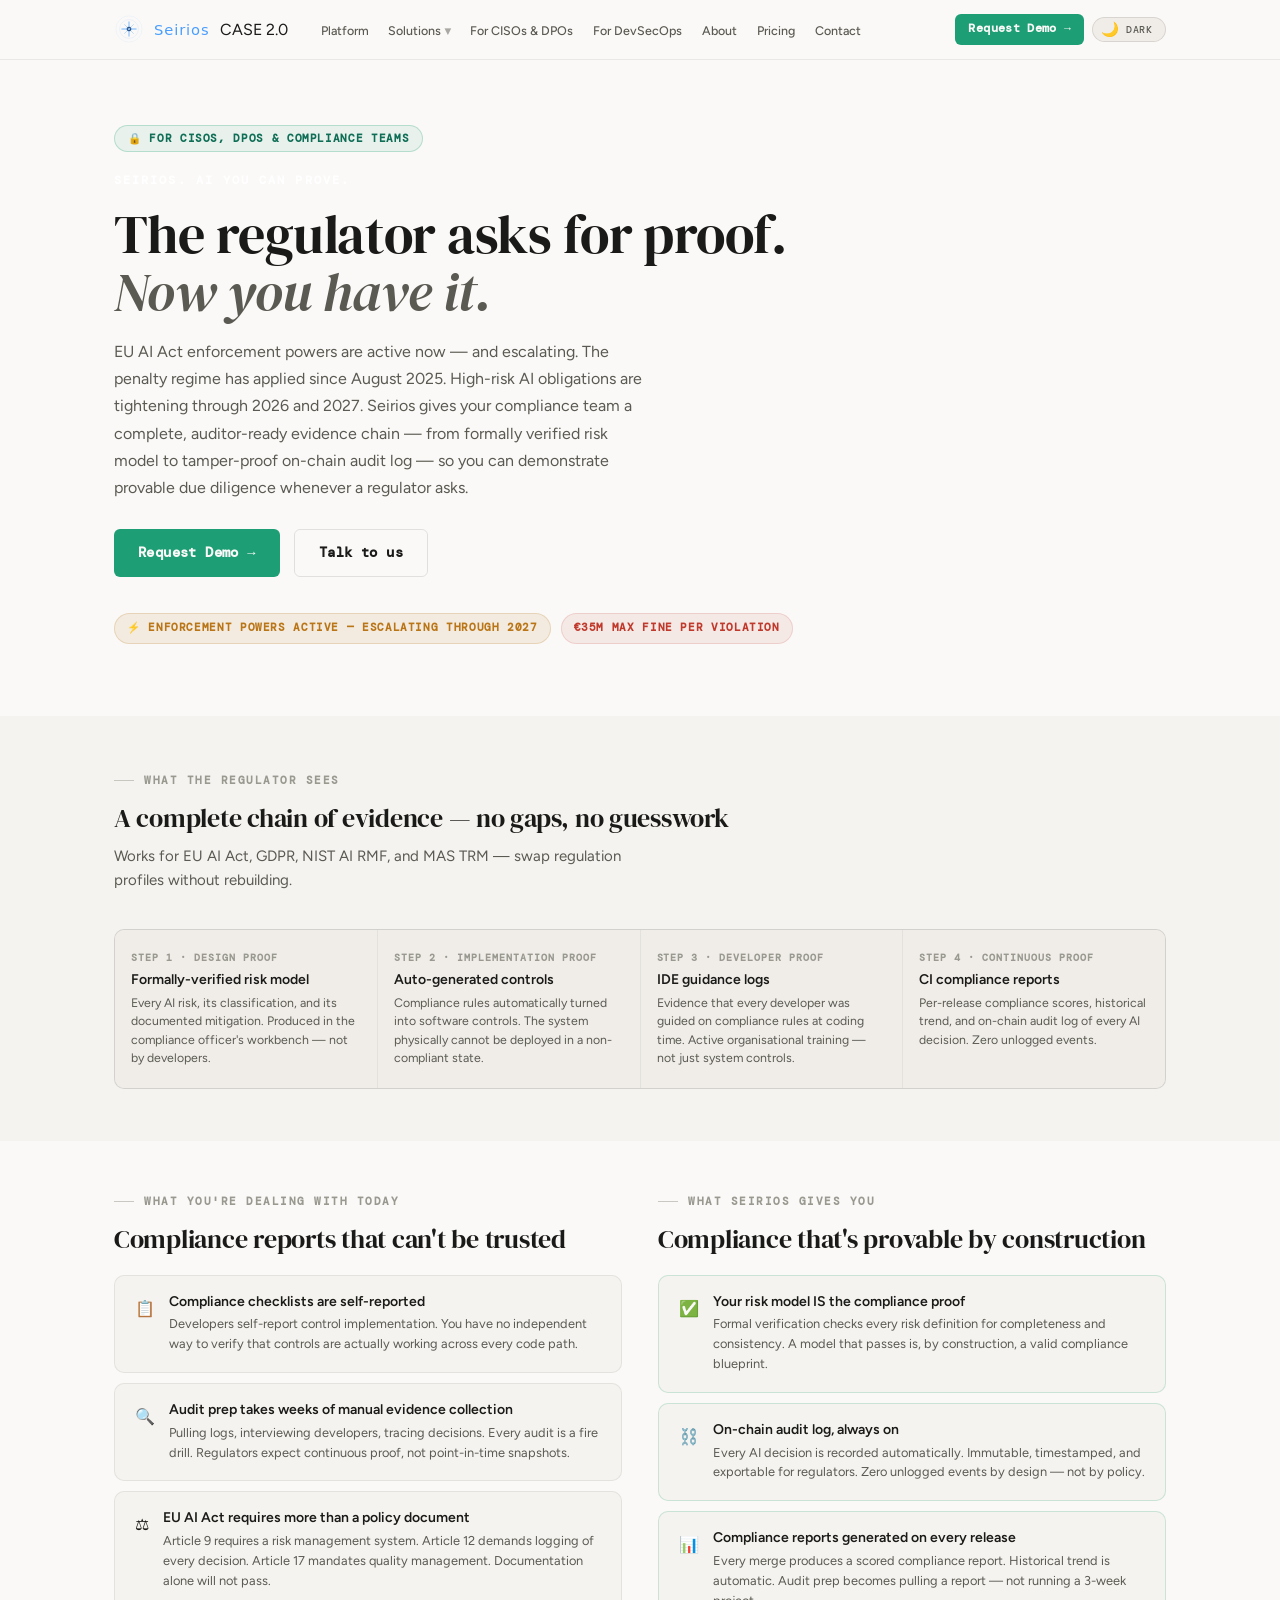
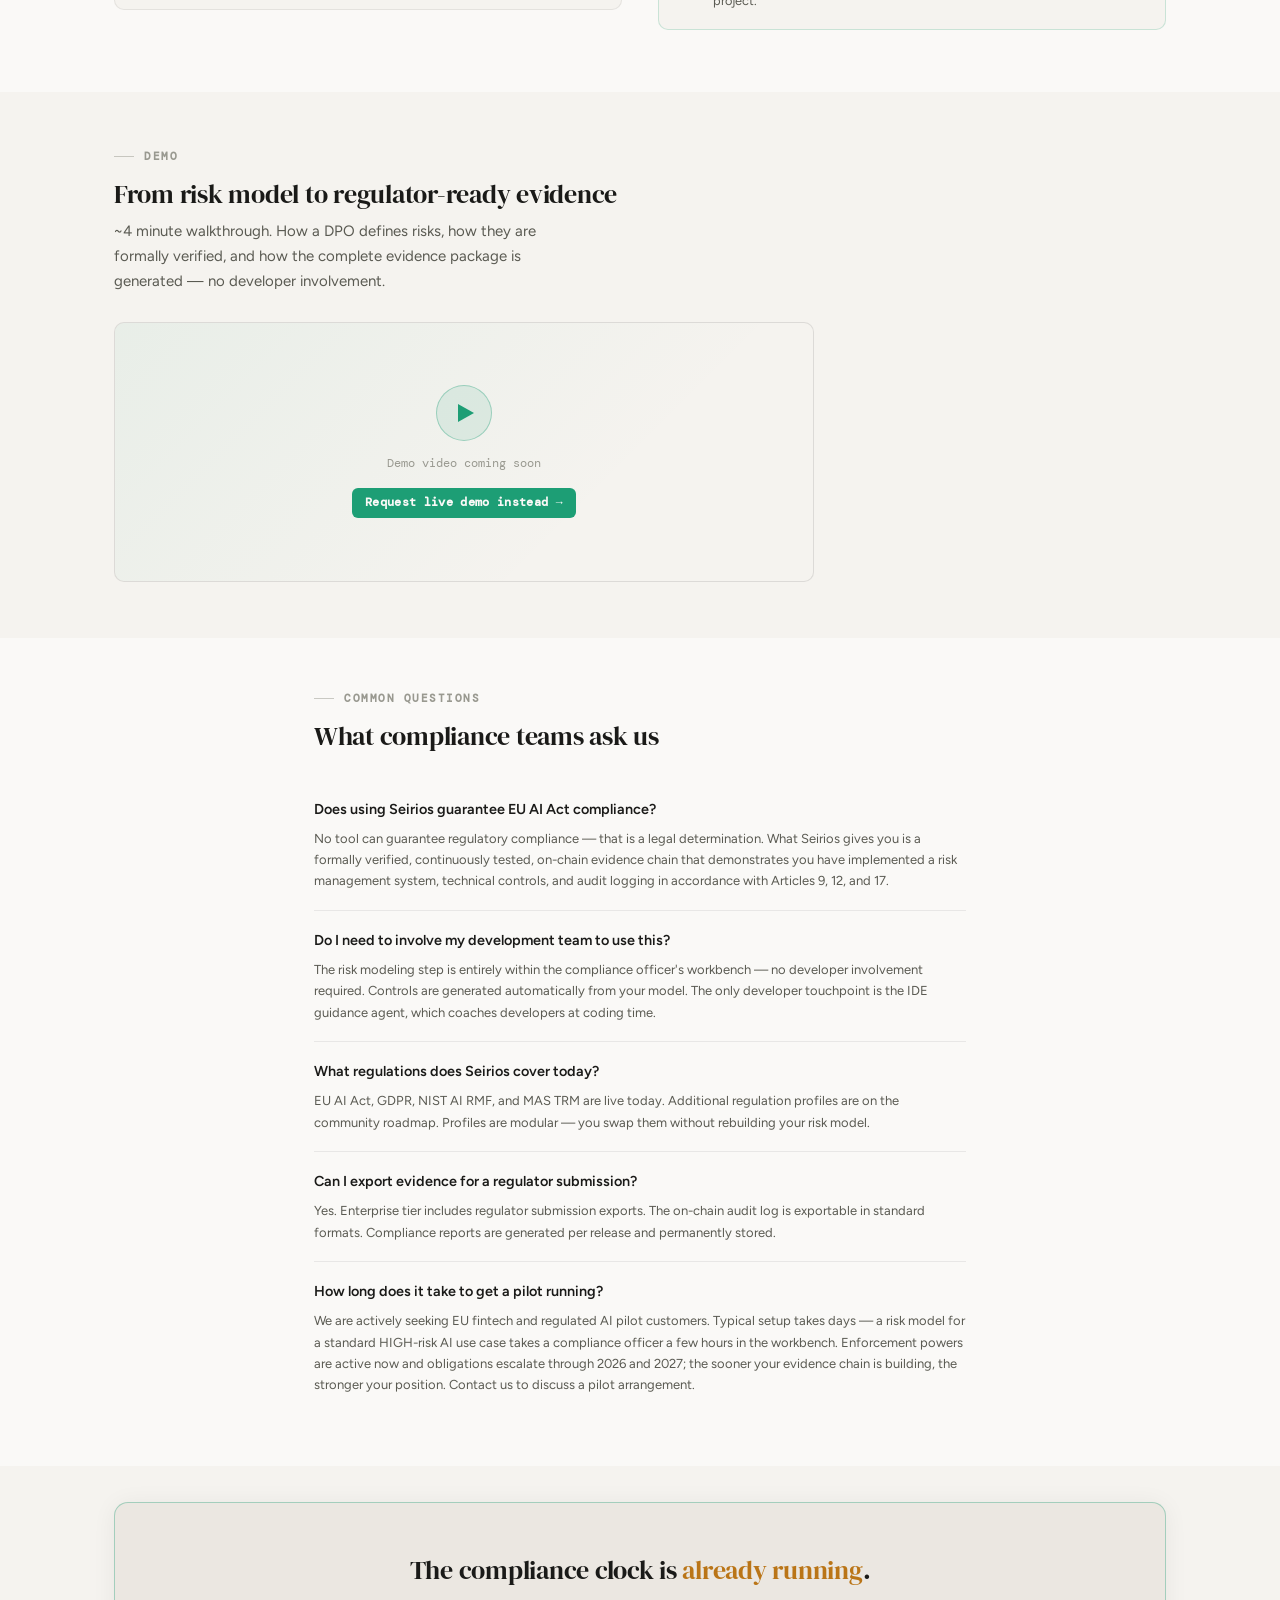
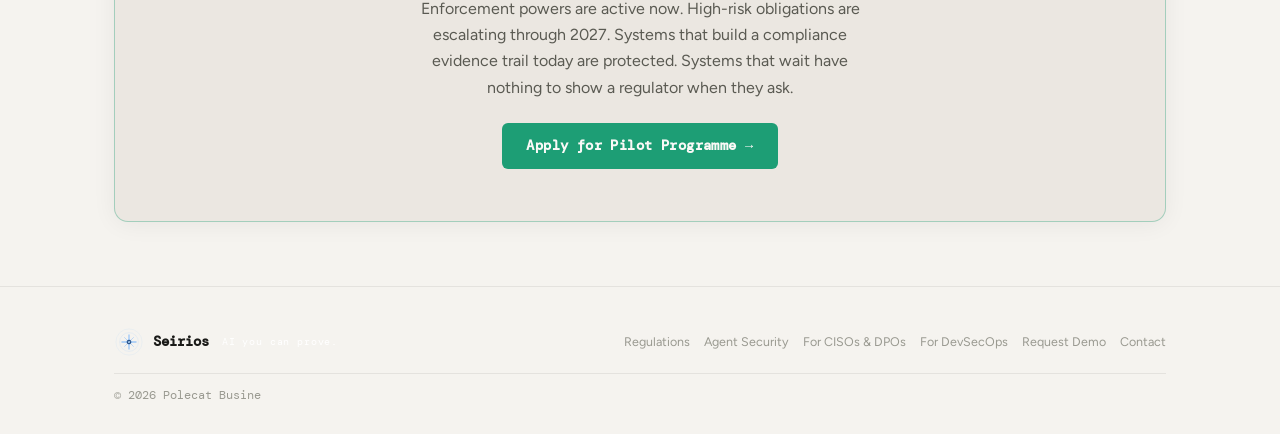
<file: for-ciso.html>
<!DOCTYPE html>
<html lang="en">
<head>
  <!-- Nav CSS: self-contained, no external dependency -->
  <style>
    /* Prevent horizontal overflow on mobile */
    html, body { overflow-x: hidden !important; max-width: 100vw !important; }
    .nav { overflow: visible; }
    .nav-inner { overflow: visible; }
    /* Nav bar */
    .nav {
      position: fixed; top: 0; left: 0; right: 0; z-index: 100;
      height: 60px; display: flex; align-items: center;
      background: rgba(250,249,247,0.92);
      backdrop-filter: blur(12px);
      border-bottom: 0.5px solid rgba(0,0,0,0.07);
    }
    [data-theme="dark"] .nav { background: rgba(8,12,20,0.88); }
    .nav-inner {
      display: flex; align-items: center;
      width: 100%; max-width: 1100px; margin: 0 auto; padding: 0 24px;
    }
    .nav-logo { display: flex; align-items: center; gap: 10px; text-decoration: none; color: inherit; flex-shrink: 0; }
    .nav-logo-mark { width: 32px; height: 32px; display: flex; align-items: center; justify-content: center; flex-shrink: 0; background: none; border: none; padding: 0; }
    [data-theme="dark"] .nav-logo-mark { background: none; }
    .nav-logo-text { font-family: 'DM Mono', monospace; font-weight: 600; font-size: 0.92rem; letter-spacing: 0.04em; }
    /* Desktop links */
    .nav-links { display: flex; align-items: center; gap: 2px; list-style: none; margin: 0 auto 0 24px; padding: 0; }
    .nav-links a, .nav-dropdown-trigger {
      color: #5a5a52; text-decoration: none; font-size: 0.78rem; font-weight: 500;
      padding: 5px 9px; border-radius: 4px; transition: all 0.15s;
      background: none; border: none; cursor: pointer; font-family: inherit;
      white-space: nowrap;
    }
    [data-theme="dark"] .nav-links a, [data-theme="dark"] .nav-dropdown-trigger { color: #8a9bb0; }
    .nav-links a:hover, .nav-dropdown-trigger:hover { color: #1a1a18; background: #f0ede8; }
    [data-theme="dark"] .nav-links a:hover, [data-theme="dark"] .nav-dropdown-trigger:hover { color: #e8edf4; background: #162030; }
    .nav-links a.active { color: #1D9E75; }
    [data-theme="dark"] .nav-links a.active { color: #00e0ff; }
    /* Dropdown */
    .nav-dropdown { position: relative; list-style: none; }
    .nav-dropdown-trigger { display: inline-flex; align-items: center; gap: 4px; }
    .nav-dropdown-arrow { font-size: 0.55rem; }
    .nav-dropdown-menu {
      position: absolute; top: calc(100% + 8px); left: 0; min-width: 200px;
      background: #faf9f7; border: 0.5px solid rgba(0,0,0,0.10); border-radius: 10px;
      box-shadow: 0 4px 24px rgba(0,0,0,0.1); padding: 6px;
      opacity: 0; visibility: hidden; transform: translateY(-4px);
      transition: all 0.15s; z-index: 200;
    }
    [data-theme="dark"] .nav-dropdown-menu { background: #111927; border-color: rgba(255,255,255,0.1); }
    .nav-dropdown:hover .nav-dropdown-menu,
    .nav-dropdown:focus-within .nav-dropdown-menu { opacity: 1; visibility: visible; transform: translateY(0); }
    .nav-dropdown-item { display: flex; align-items: flex-start; gap: 10px; padding: 9px 12px; border-radius: 6px; text-decoration: none; }
    .nav-dropdown-item:hover { background: #f0ede8; }
    [data-theme="dark"] .nav-dropdown-item:hover { background: #162030; }
    .nav-dropdown-item-icon { font-size: 0.875rem; flex-shrink: 0; margin-top: 1px; }
    .nav-dropdown-item-text strong { display: block; font-size: 0.78rem; font-weight: 600; color: #1a1a18; margin-bottom: 1px; }
    [data-theme="dark"] .nav-dropdown-item-text strong { color: #e8edf4; }
    .nav-dropdown-item-text span { font-size: 0.7rem; color: #999990; line-height: 1.4; }
    .nav-dropdown-divider { height: 0.5px; background: rgba(0,0,0,0.07); margin: 4px 6px; }
    /* Right side */
    .nav-right { display: flex; align-items: center; gap: 8px; margin-left: 12px; flex-shrink: 0; }
    /* Theme toggle */
    .theme-toggle {
      display: inline-flex; align-items: center; gap: 6px;
      background: #f0ede8; border: 0.5px solid rgba(0,0,0,0.10); border-radius: 999px;
      padding: 4px 12px 4px 8px; cursor: pointer;
      font-family: monospace; font-size: 0.65rem; font-weight: 600;
      color: #5a5a52; letter-spacing: 0.04em; text-transform: uppercase;
      transition: all 0.15s;
    }
    [data-theme="dark"] .theme-toggle { background: #162030; border-color: rgba(255,255,255,0.1); color: #8a9bb0; }
    /* Hamburger — hidden on desktop, flex on mobile via media query */
    .nav-hamburger {
      display: none !important;
      width: 40px; height: 40px; background: none; border: none;
      cursor: pointer; padding: 8px; border-radius: 4px; margin-left: auto; flex-shrink: 0;
    }
    .nav-hamburger span {
      display: block; width: 20px; height: 2px; background: #1a1a18;
      border-radius: 2px; transition: all 0.22s ease; transform-origin: center;
    }
    [data-theme="dark"] .nav-hamburger span { background: #e8edf4; }
    .nav-hamburger.open span:nth-child(1) { transform: translateY(7px) rotate(45deg); }
    .nav-hamburger.open span:nth-child(2) { opacity: 0; transform: scaleX(0); }
    .nav-hamburger.open span:nth-child(3) { transform: translateY(-7px) rotate(-45deg); }
    /* Mobile drawer — HIDDEN by default using display:none */
    .nav-mobile {
      display: none; /* JS adds .open which changes to block */
      position: fixed; top: 60px; left: 0; right: 0; z-index: 99;
      background: #faf9f7; border-bottom: 0.5px solid rgba(0,0,0,0.07);
      box-shadow: 0 8px 24px rgba(0,0,0,0.08);
      padding: 12px 0 16px;
      animation: slideDown 0.2s ease;
    }
    [data-theme="dark"] .nav-mobile { background: #0d1421; }
    @keyframes slideDown { from { opacity: 0; transform: translateY(-8px); } to { opacity: 1; transform: translateY(0); } }
    .nav-mobile a {
      display: block; padding: 11px 24px; color: #5a5a52; text-decoration: none;
      font-size: 0.9rem; font-weight: 500; transition: all 0.15s;
    }
    [data-theme="dark"] .nav-mobile a { color: #8a9bb0; }
    .nav-mobile a:hover { color: #1a1a18; background: #f0ede8; }
    [data-theme="dark"] .nav-mobile a:hover { color: #e8edf4; background: #162030; }
    .nav-mobile a.active { color: #1D9E75; }
    [data-theme="dark"] .nav-mobile a.active { color: #00e0ff; }
    .nav-mobile-group {
      padding: 10px 24px 4px; font-family: monospace; font-size: 0.62rem;
      font-weight: 700; text-transform: uppercase; letter-spacing: 0.12em; color: #999990;
    }
    .nav-mobile-sub { padding-left: 36px !important; font-size: 0.85rem !important; }
    .nav-mobile-divider { height: 0.5px; background: rgba(0,0,0,0.07); margin: 6px 24px; }
    [data-theme="dark"] .nav-mobile-divider { background: rgba(255,255,255,0.06); }
    /* Mobile breakpoint */
    @media (max-width: 900px) {
      .nav-links     { display: none !important; visibility: hidden !important; }
      .nav-right     { display: none !important; visibility: hidden !important; }
      .nav-hamburger {
        display: flex !important;
        visibility: visible !important;
        opacity: 1 !important;
        flex-direction: column;
        justify-content: center;
        align-items: center;
        gap: 5px;
      }
    }
  
    /* ── DESIGN SYSTEM ── */
/* ============================================================
   SEIRIOS DESIGN SYSTEM — DUAL THEME
   Light (default): DM Serif Display + DM Mono + Figtree — warm, document-like
   Dark (toggle):   Space Mono + DM Sans — deep navy security aesthetic
   ============================================================ */



/* ── LIGHT THEME (default) ── */
:root {
  /* Backgrounds */
  --bg-void:        #faf9f7;
  --bg-deep:        #f5f3ef;
  --bg-surface:     #f0ede8;
  --bg-raised:      #ebe7e1;
  --bg-card:        #f5f3ef;

  /* Borders */
  --border-dim:     rgba(0,0,0,0.07);
  --border-subtle:  rgba(0,0,0,0.10);
  --border-accent:  rgba(29,158,117,0.35);

  /* Accent colours */
  --cyan:           #1D9E75;
  --cyan-dim:       rgba(29,158,117,0.10);
  --cyan-glow:      rgba(29,158,117,0.06);
  --green:          #0F6E56;
  --green-dim:      rgba(15,110,86,0.10);
  --amber:          #BA7517;
  --amber-dim:      rgba(186,117,23,0.10);
  --red:            #C0392B;
  --red-dim:        rgba(192,57,43,0.08);

  /* Text */
  --text-primary:   #1a1a18;
  --text-secondary: #5a5a52;
  --text-muted:     #999990;
  --text-cyan:      #1D9E75;
  --text-green:     #0F6E56;

  /* Typography */
  --font-display:   'DM Serif Display', Georgia, serif;
  --font-mono:      'DM Mono', 'Courier New', monospace;
  --font-body:      'Figtree', system-ui, sans-serif;

  /* Shape */
  --radius-sm:      3px;
  --radius-md:      6px;
  --radius-lg:      10px;
  --radius-xl:      14px;

  /* Shadows */
  --shadow-card:    0 1px 3px rgba(0,0,0,0.06), 0 4px 12px rgba(0,0,0,0.04);
  --shadow-glow:    0 0 20px rgba(29,158,117,0.08);

  --transition:     0.2s cubic-bezier(0.4, 0, 0.2, 1);

  /* Nav height */
  --nav-h: 60px;
}

/* ── DARK THEME ── */
[data-theme="dark"] {
  --bg-void:        #080c14;
  --bg-deep:        #0d1421;
  --bg-surface:     #111927;
  --bg-raised:      #162030;
  --bg-card:        #1a2638;

  --border-dim:     rgba(255,255,255,0.06);
  --border-subtle:  rgba(255,255,255,0.10);
  --border-accent:  rgba(0,224,255,0.25);

  --cyan:           #00e0ff;
  --cyan-dim:       rgba(0,224,255,0.15);
  --cyan-glow:      rgba(0,224,255,0.08);
  --green:          #00ff88;
  --green-dim:      rgba(0,255,136,0.12);
  --amber:          #ffaa00;
  --amber-dim:      rgba(255,170,0,0.12);
  --red:            #ff4466;
  --red-dim:        rgba(255,68,102,0.12);

  --text-primary:   #e8edf4;
  --text-secondary: #8a9bb0;
  --text-muted:     #4a5a6e;
  --text-cyan:      #00e0ff;
  --text-green:     #00ff88;

  --font-display:   'Space Mono', 'Courier New', monospace;
  --font-mono:      'Space Mono', 'Courier New', monospace;
  --font-body:      'DM Sans', system-ui, sans-serif;

  --shadow-card:    0 1px 3px rgba(0,0,0,0.4), 0 4px 16px rgba(0,0,0,0.3);
  --shadow-glow:    0 0 24px rgba(0,224,255,0.12);
}

/* ── Dark theme ambient glow ── */
[data-theme="dark"] body::before {
  content: '';
  position: fixed;
  inset: 0;
  background-image:
    radial-gradient(ellipse 80% 50% at 20% -10%, rgba(0,224,255,0.04) 0%, transparent 60%),
    radial-gradient(ellipse 60% 40% at 80% 110%, rgba(0,255,136,0.03) 0%, transparent 60%);
  pointer-events: none;
  z-index: 0;
}

/* ── Reset ── */
*, *::before, *::after { box-sizing: border-box; margin: 0; padding: 0; }
html { scroll-behavior: smooth; -webkit-font-smoothing: antialiased; text-rendering: optimizeLegibility; }

body {
  font-family: var(--font-body);
  background: var(--bg-void);
  color: var(--text-primary);
  line-height: 1.6;
  min-height: 100vh;
  overflow-x: hidden;
  transition: background 0.3s ease, color 0.3s ease;
}

/* ── Typography ── */
h1, h2, h3, h4, h5, h6 {
  font-family: var(--font-display);
  line-height: 1.2;
}

/* Light: serif display headings */
:root h1, :root h2 {
  font-weight: 400;
  letter-spacing: -0.01em;
}
:root h3, :root h4 {
  font-family: var(--font-body);
  font-weight: 600;
}

/* Dark: mono headings */
[data-theme="dark"] h1,
[data-theme="dark"] h2,
[data-theme="dark"] h3,
[data-theme="dark"] h4 {
  font-weight: 700;
  letter-spacing: -0.02em;
}

.display-xl { font-size: clamp(2.2rem, 4.5vw, 3.4rem); line-height: 1.08; }
.display-lg { font-size: clamp(1.7rem, 3vw, 2.5rem); line-height: 1.12; }
.display-md { font-size: clamp(1.2rem, 2vw, 1.65rem); line-height: 1.2; }

.mono       { font-family: var(--font-mono); }
.text-cyan  { color: var(--cyan); }
.text-green { color: var(--green); }
.text-amber { color: var(--amber); }
.text-muted { color: var(--text-muted); }
.text-secondary { color: var(--text-secondary); }

/* Serif italic accent (light only) */
em.accent { font-style: italic; color: var(--text-secondary); }

/* ── Layout ── */
.container { max-width: 1100px; margin: 0 auto; padding: 0 24px; }
.section    { padding: 52px 0; position: relative; z-index: 1; }
.section-sm { padding: 36px 0;  position: relative; z-index: 1; }

/* ── Navigation ── */
.nav {
  position: fixed; top: 0; left: 0; right: 0;
  z-index: 100;
  height: var(--nav-h);
  display: flex; align-items: center;
  background: rgba(250,249,247,0.92);
  backdrop-filter: blur(16px) saturate(130%);
  border-bottom: 0.5px solid var(--border-dim);
  transition: background 0.3s ease, border-color 0.3s ease;
}
[data-theme="dark"] .nav {
  background: rgba(8,12,20,0.88);
}

.nav-inner {
  display: flex; align-items: center; justify-content: space-between;
  width: 100%; max-width: 1100px; margin: 0 auto; padding: 0 24px;
}

.nav-logo {
  display: flex; align-items: center; gap: 10px;
  text-decoration: none; color: var(--text-primary);
}

.nav-logo-mark {
  width: 30px; height: 30px;
  background: var(--cyan);
  border-radius: 5px;
  display: flex; align-items: center; justify-content: center;
  font-family: var(--font-mono); font-size: 12px; font-weight: 600;
  color: var(--bg-void);
  transition: background 0.3s ease;
}
[data-theme="dark"] .nav-logo-mark {
  box-shadow: 0 0 14px rgba(0,224,255,0.25);
}

.nav-logo-text {
  font-family: var(--font-mono);
  font-weight: 600; font-size: 0.9rem;
  letter-spacing: 0.02em;
}


/* ── Dropdown ── */
.nav-dropdown {
  position: relative;
  list-style: none;
}
.nav-dropdown-trigger {
  display: inline-flex; align-items: center; gap: 4px;
  color: var(--text-secondary); text-decoration: none;
  font-size: 0.78rem; font-weight: 500;
  padding: 4px 8px; border-radius: var(--radius-sm);
  cursor: pointer; white-space: nowrap;
  transition: all var(--transition);
  background: none; border: none; font-family: var(--font-body);
}
.nav-dropdown-trigger:hover { color: var(--text-primary); background: var(--bg-surface); }
.nav-dropdown-trigger.active { color: var(--cyan); }
.nav-dropdown-arrow {
  font-size: 0.55rem; opacity: 0.5;
  transition: transform var(--transition);
  margin-top: 1px;
}
.nav-dropdown:hover .nav-dropdown-arrow,
.nav-dropdown:focus-within .nav-dropdown-arrow { transform: rotate(180deg); }

.nav-dropdown-menu {
  position: absolute;
  top: calc(100% + 8px);
  left: 0;
  min-width: 200px;
  background: var(--bg-void);
  border: 0.5px solid var(--border-subtle);
  border-radius: var(--radius-lg);
  box-shadow: var(--shadow-card), 0 8px 24px rgba(0,0,0,0.08);
  padding: 6px;
  opacity: 0;
  visibility: hidden;
  transform: translateY(-4px);
  transition: all var(--transition);
  z-index: 200;
}
[data-theme="dark"] .nav-dropdown-menu {
  box-shadow: var(--shadow-card), 0 8px 32px rgba(0,0,0,0.4);
}
.nav-dropdown:hover .nav-dropdown-menu,
.nav-dropdown:focus-within .nav-dropdown-menu {
  opacity: 1; visibility: visible; transform: translateY(0);
}
.nav-dropdown-item {
  display: flex; align-items: flex-start; gap: 10px;
  padding: 9px 12px; border-radius: var(--radius-md);
  text-decoration: none; transition: background var(--transition);
}
.nav-dropdown-item:hover { background: var(--bg-surface); }
.nav-dropdown-item-icon {
  font-size: 0.875rem; flex-shrink: 0; margin-top: 1px;
}
.nav-dropdown-item-text strong {
  display: block; font-size: 0.78rem; font-weight: 600;
  color: var(--text-primary); margin-bottom: 1px;
}
.nav-dropdown-item-text span {
  font-size: 0.7rem; color: var(--text-muted); line-height: 1.4;
}
.nav-dropdown-divider {
  height: 0.5px; background: var(--border-dim); margin: 4px 6px;
}


/* ── Theme toggle ── */
.theme-toggle {
  display: flex; align-items: center; gap: 6px;
  background: var(--bg-surface);
  border: 0.5px solid var(--border-subtle);
  border-radius: 999px;
  padding: 4px 12px 4px 8px;
  cursor: pointer;
  font-family: var(--font-mono);
  font-size: 0.68rem;
  font-weight: 500;
  color: var(--text-secondary);
  letter-spacing: 0.04em;
  transition: all var(--transition);
  white-space: nowrap;
}
.theme-toggle:hover {
  border-color: var(--border-accent);
  color: var(--text-primary);
}
.theme-toggle-icon { font-size: 0.9rem; line-height: 1; }
.theme-toggle-label { text-transform: uppercase; letter-spacing: 0.08em; font-size: 0.65rem; }

/* ── Buttons ── */
.btn {
  display: inline-flex; align-items: center; gap: 7px;
  padding: 9px 18px;
  border-radius: var(--radius-md);
  font-family: var(--font-mono);
  font-size: 0.78rem; font-weight: 600;
  text-decoration: none; cursor: pointer; border: none;
  transition: all var(--transition);
  white-space: nowrap; letter-spacing: 0.03em;
}
.btn-primary {
  background: var(--cyan); color: var(--bg-void);
}
.btn-primary:hover { filter: brightness(1.08); transform: translateY(-1px); }
[data-theme="dark"] .btn-primary {
  box-shadow: 0 0 18px rgba(0,224,255,0.2);
}
[data-theme="dark"] .btn-primary:hover {
  box-shadow: 0 0 28px rgba(0,224,255,0.35);
}

.btn-outline {
  background: transparent; color: var(--text-primary);
  border: 0.5px solid var(--border-subtle);
}
.btn-outline:hover {
  border-color: var(--border-accent); color: var(--cyan);
  background: var(--cyan-glow);
}
.btn-ghost { background: transparent; color: var(--text-secondary); padding: 9px 14px; }
.btn-ghost:hover { color: var(--text-primary); }
.btn-lg { padding: 12px 24px; font-size: 0.85rem; }
.btn-sm { padding: 6px 13px; font-size: 0.72rem; }

/* ── Cards ── */
.card {
  background: var(--bg-card);
  border: 0.5px solid var(--border-dim);
  border-radius: var(--radius-lg);
  padding: 24px;
  box-shadow: var(--shadow-card);
  transition: border-color var(--transition), box-shadow var(--transition);
}
.card:hover { border-color: var(--border-accent); box-shadow: var(--shadow-card), var(--shadow-glow); }

/* ── Badges ── */
.badge {
  display: inline-flex; align-items: center; gap: 5px;
  padding: 3px 9px; border-radius: 999px;
  font-family: var(--font-mono); font-size: 0.66rem; font-weight: 600;
  letter-spacing: 0.06em; text-transform: uppercase;
}
.badge-cyan  { background: var(--cyan-dim);  color: var(--cyan);  border: 0.5px solid var(--border-accent); }
.badge-green { background: var(--green-dim); color: var(--green); border: 0.5px solid rgba(15,110,86,0.2); }
.badge-amber { background: var(--amber-dim); color: var(--amber); border: 0.5px solid rgba(186,117,23,0.2); }
.badge-red   { background: var(--red-dim);   color: var(--red);   border: 0.5px solid rgba(192,57,43,0.15); }
[data-theme="dark"] .badge-green { border-color: rgba(0,255,136,0.2); }
[data-theme="dark"] .badge-amber { border-color: rgba(255,170,0,0.2); }
[data-theme="dark"] .badge-red   { border-color: rgba(255,68,102,0.2); }

/* ── Section label ── */
.section-label {
  font-family: var(--font-mono);
  font-size: 0.67rem; font-weight: 600;
  letter-spacing: 0.14em; text-transform: uppercase;
  color: var(--cyan); margin-bottom: 14px;
  display: flex; align-items: center; gap: 10px;
}
.section-label::before {
  content: ''; display: block;
  width: 20px; height: 1px;
  background: var(--cyan); opacity: 0.5;
}

/* Light theme: section label uses border accent not cyan */
:root .section-label { color: var(--text-muted); }
:root .section-label::before { background: var(--text-muted); }

/* ── Stat grid ── */
.stat-grid {
  display: grid; grid-template-columns: repeat(4, 1fr);
  gap: 1px; background: var(--border-dim);
  border: 0.5px solid var(--border-dim);
  border-radius: var(--radius-lg); overflow: hidden;
}
.stat-item {
  background: var(--bg-surface); padding: 24px 20px; text-align: center;
}
.stat-value {
  font-family: var(--font-mono); font-size: 1.75rem; font-weight: 600;
  color: var(--cyan); line-height: 1; margin-bottom: 5px;
}
:root .stat-value { color: var(--text-primary); }
.stat-label { font-size: 0.72rem; color: var(--text-muted); text-transform: uppercase; letter-spacing: 0.08em; }

/* ── Terminal ── */
.terminal {
  background: #070b12;
  border: 0.5px solid var(--border-subtle);
  border-radius: var(--radius-lg); overflow: hidden;
  font-family: var(--font-mono);
  box-shadow: var(--shadow-card);
}
:root .terminal { background: #1a1a18; border-color: rgba(0,0,0,0.15); }

.terminal-bar {
  display: flex; align-items: center; gap: 7px;
  padding: 9px 14px;
  background: var(--bg-raised); border-bottom: 0.5px solid var(--border-dim);
}
.terminal-dot { width: 9px; height: 9px; border-radius: 50%; }
.dot-red    { background: #ff5f56; }
.dot-yellow { background: #ffbd2e; }
.dot-green  { background: #27c93f; }
.terminal-title { font-size: 0.7rem; color: var(--text-muted); margin-left: 6px; letter-spacing: 0.04em; }

.terminal-body { padding: 18px 22px; font-size: 0.78rem; line-height: 1.7; }

/* Terminal always sits on a dark background — hardcode light text for both themes */
.t-cmd   { color: #e8edf4; }
.t-dim   { color: #5a6a7e; }
.t-pass  { color: #3ecf8e; }
.t-fail  { color: #ff6b6b; }
.t-warn  { color: #f5a623; }
.t-info  { color: #5bc8e8; }

/* ── Analogy block (light) ── */
.analogy {
  background: var(--bg-void);
  border: 0.5px solid var(--border-dim);
  border-left: 3px solid var(--cyan);
  border-radius: 0 var(--radius-md) var(--radius-md) 0;
  padding: 16px 20px;
}
.analogy p { font-size: 0.9375rem; line-height: 1.7; color: var(--text-secondary); }
.analogy strong { font-weight: 600; color: var(--text-primary); }

/* ── Divider ── */
.divider { height: 0.5px; background: var(--border-dim); }

/* ── Footer ── */
.footer {
  background: var(--bg-deep);
  border-top: 0.5px solid var(--border-dim);
  padding: 40px 0 28px; position: relative; z-index: 1;
}

/* ── Animations ── */
@keyframes star-pulse {
  0%,100%{opacity:1} 50%{opacity:0.45}
}
@keyframes fadeInUp {
  from { opacity: 0; transform: translateY(16px); }
  to   { opacity: 1; transform: translateY(0); }
}
@keyframes pulse-amber {
  0%, 100% { opacity: 1; }
  50%       { opacity: 0.6; }
}

/* ── Responsive ── */
@media (max-width: 900px) {
  .section    { padding: 40px 0; }
  .section-sm { padding: 28px 0; }
}
@media (max-width: 600px) {
  .section    { padding: 32px 0; }
  .section-sm { padding: 22px 0; }
  .stat-grid  { grid-template-columns: repeat(2, 1fr); font-size: 0.85em; }
}
}
  
            /* ── CASE 2.0 badge ── */
    .nav-product-badge {
      display: inline-flex; align-items: center;
      background: rgba(29,158,117,0.10);
      border: 0.5px solid rgba(29,158,117,0.35);
      border-radius: 4px; padding: 2px 7px;
      font-family: var(--font-mono);
      font-size: 0.58rem; font-weight: 600;
      letter-spacing: 0.09em; text-transform: uppercase;
      color: #1D9E75; margin-left: 5px; white-space: nowrap;
    }
    [data-theme="dark"] .nav-product-badge {
      background: rgba(0,224,255,0.12);
      border-color: rgba(0,224,255,0.30);
      color: #00e0ff;
    }
    /* ── Seirios star mark — no background ── */
    .nav-logo-mark { background: none !important; border-radius: 0 !important; }
    @keyframes star-pulse { 0%,100%{opacity:1} 50%{opacity:0.4} }
    /* Nav wordmark: mint green light, white dark */
    .nav-logo-text { font-family: -apple-system, 'Segoe UI', system-ui, sans-serif !important; font-weight: 500; font-size: 0.92rem; letter-spacing: 0.06em; color: #4a9eff !important; }
    [data-theme="dark"] .nav-logo-text { color: #4a9eff !important; }
  </style>
  <meta charset="UTF-8" />
  <link rel="preconnect" href="https://fonts.googleapis.com">
  <link rel="preconnect" href="https://fonts.gstatic.com" crossorigin>
  <link rel="stylesheet" href="https://fonts.googleapis.com/css2?family=DM+Serif+Display:ital@0;1&family=DM+Mono:wght@400;500;600&family=Figtree:wght@400;500;600;700&family=Space+Mono:wght@400;700&family=DM+Sans:ital,opsz,wght@0,9..40,300;0,9..40,400;0,9..40,500;0,9..40,600&display=swap">
  <meta name="viewport" content="width=device-width, initial-scale=1.0" />
  <title>Seirios for CISOs & DPOs — AI you can prove.</title>
  <meta name="description" content="For CISOs, DPOs and compliance teams: Seirios gives you a complete auditor-ready evidence chain for EU AI Act and GDPR." />
  <link rel="icon" type="image/svg+xml" href="/assets/favicon.svg" />
  <script src="js/theme.js"></script>
  <style>
    .audience-hero { padding: calc(var(--nav-h) + 64px) 0 72px; position:relative; z-index:1; }
    .audience-tag { display:inline-flex; align-items:center; gap:7px; background:var(--cyan-dim); border:0.5px solid var(--border-accent); border-radius:999px; padding:4px 13px; font-family:var(--font-mono); font-size:0.67rem; font-weight:600; color:var(--cyan); text-transform:uppercase; letter-spacing:0.06em; margin-bottom:20px; }
    :root .audience-tag { background:rgba(29,158,117,0.08); color:var(--green); border-color:rgba(29,158,117,0.25); }
    .evidence-chain { display:grid; grid-template-columns:repeat(4,1fr); gap:1px; background:var(--border-dim); border:0.5px solid var(--border-dim); border-radius:var(--radius-lg); overflow:hidden; margin-top:36px; }
    .evidence-step { background:var(--bg-surface); padding:20px 16px; }
    .evidence-num { font-family:var(--font-mono); font-size:0.62rem; font-weight:600; color:var(--text-muted); text-transform:uppercase; letter-spacing:0.1em; margin-bottom:6px; }
    .evidence-step h3 { font-size:0.875rem; margin-bottom:5px; }
    :root .evidence-step h3 { font-family:var(--font-body); font-weight:600; }
    .evidence-step p { font-size:0.77rem; color:var(--text-secondary); line-height:1.5; }
    .pain-grid { display:grid; grid-template-columns:1fr 1fr; gap:36px; align-items:start; }
    .pain-item { display:flex; gap:14px; padding:18px 20px; background:var(--bg-card); border:0.5px solid var(--border-dim); border-radius:var(--radius-lg); margin-bottom:10px; }
    .pain-icon { font-size:1rem; flex-shrink:0; margin-top:2px; }
    .faq-item { border-bottom:0.5px solid var(--border-dim); padding:18px 0; }
    .faq-q { font-family:var(--font-mono); font-size:0.8125rem; color:var(--text-primary); margin-bottom:7px; }
    :root .faq-q { font-family:var(--font-body); font-weight:600; font-size:0.9rem; }
    .faq-a { font-size:0.8125rem; color:var(--text-secondary); line-height:1.65; }
    .cta-banner { border:1px solid var(--border-accent); border-radius:var(--radius-xl); padding:52px 36px; text-align:center; position:relative; overflow:hidden; background:var(--bg-raised); box-shadow:0 2px 24px rgba(0,0,0,0.06); }
    [data-theme="dark"] .cta-banner { background:#111d2e; border-color:rgba(0,224,255,0.25); box-shadow:0 0 40px rgba(0,224,255,0.06), inset 0 0 0 0.5px rgba(0,224,255,0.12); }
    .cta-banner::before { content:''; position:absolute; top:0; left:50%; transform:translateX(-50%); width:200px; height:0.5px; background:linear-gradient(90deg,transparent,var(--cyan),transparent); }
    @media (max-width:900px) { .evidence-chain { grid-template-columns:1fr 1fr; } .pain-grid { grid-template-columns:1fr; } }
    @media (max-width:600px) { .evidence-chain { grid-template-columns:1fr; } }
  </style>
  <!-- build: 2026-03-22 22:02:23 -->
</head>
<body>

  <nav class="nav">
    <div class="nav-inner">
      <a href="index.html" class="nav-logo">
        <svg class="nav-logo-mark seirios-mark" width="32" height="32" viewBox="0 0 32 32" xmlns="http://www.w3.org/2000/svg" aria-label="Seirios">
        <!-- Outer glow ring -->
        <circle cx="16" cy="16" r="14" fill="none" stroke="#4a9eff" stroke-width="0.5" opacity="0.15"/>
        <circle cx="16" cy="16" r="10" fill="none" stroke="#4a9eff" stroke-width="0.5" opacity="0.2"/>
        <!-- 8-point star cross -->
        <line x1="8.5" y1="16" x2="23.5" y2="16" stroke="#4a9eff" stroke-width="1.5" stroke-linecap="round" opacity="0.5"/>
        <line x1="16" y1="8.5" x2="16" y2="23.5" stroke="#4a9eff" stroke-width="1.5" stroke-linecap="round" opacity="0.5"/>
        <!-- Diagonals -->
        <line x1="11.2" y1="11.2" x2="20.8" y2="20.8" stroke="#4a9eff" stroke-width="1.0" stroke-linecap="round" opacity="0.35"/>
        <line x1="20.8" y1="11.2" x2="11.2" y2="20.8" stroke="#4a9eff" stroke-width="1.0" stroke-linecap="round" opacity="0.35"/>
        <!-- Core -->
        <circle cx="16" cy="16" r="2.5" fill="#1a3d6e" stroke="#4a9eff" stroke-width="0.25" opacity="0.9"/>
        <circle cx="16" cy="16" r="1" fill="#8bc4ff"/>
        <circle cx="16" cy="16" r="0.4" fill="#ffffff"/>
        <!-- Tick -->
        <path d="M15.2 16 L15.8 16.6 L17 15.3" fill="none" stroke="#ffffff" stroke-width="0.4" stroke-linecap="round" stroke-linejoin="round"/>
      </svg>
        <span class="nav-logo-text">Seirios</span><span class="nav-product-badge">CASE 2.0</span>
      </a>
      <ul class="nav-links">
        <li><a href="index.html#platform">Platform</a></li>
        <li class="nav-dropdown">
          <button class="nav-dropdown-trigger">Solutions <span class="nav-dropdown-arrow">▼</span></button>
          <div class="nav-dropdown-menu">
            <a class="nav-dropdown-item" href="pages/regulations.html"><span class="nav-dropdown-item-icon">📋</span><span class="nav-dropdown-item-text"><strong>Regulations &amp; Frameworks</strong><span>26 safety &amp; compliance profiles</span></span></a>
            <div class="nav-dropdown-divider"></div>
            <a class="nav-dropdown-item" href="pages/ai-agent-security.html"><span class="nav-dropdown-item-icon">🤖</span><span class="nav-dropdown-item-text"><strong>AI Agent Security</strong><span>Formally bounded agent deployments</span></span></a>
          </div>
        </li>
        <li><a href="for-ciso.html">For CISOs &amp; DPOs</a></li>
        <li><a href="for-devops.html">For DevSecOps</a></li>
        <li><a href="pages/about.html">About</a></li>
        <li><a href="index.html#pricing">Pricing</a></li>
        <li><a href="/cdn-cgi/l/email-protection#5c35323a331c2f39352e35332f72242526">Contact</a></li>
      </ul>
      <div class="nav-right">
        <a href="pages/request-demo.html" class="btn btn-primary btn-sm">Request Demo →</a>
        <button class="theme-toggle" aria-label="Switch to dark mode"><span class="theme-toggle-icon">🌙</span><span class="theme-toggle-label">Dark</span></button>
      </div>
      <button class="nav-hamburger" id="nav-hamburger" aria-label="Open menu" aria-expanded="false"><span></span><span></span><span></span></button>
    </div>
  </nav>

  <div class="nav-mobile" id="nav-mobile">
    <a href="index.html#platform">Platform</a>
    <div class="nav-mobile-group">Solutions</div>
    <a href="pages/regulations.html" class="nav-mobile-sub">📋 Regulations &amp; Frameworks</a>
    <a href="pages/ai-agent-security.html" class="nav-mobile-sub">🤖 AI Agent Security</a>
    <div class="nav-mobile-divider"></div>
    <a href="for-ciso.html">For CISOs &amp; DPOs</a>
    <a href="for-devops.html">For DevSecOps</a>
    <a href="pages/about.html">About</a>
    <a href="index.html#pricing">Pricing</a>
    <a href="/cdn-cgi/l/email-protection#365f5850597645535f445f5945184e4f4c">Contact</a>
    <div class="nav-mobile-divider"></div>
    <a href="pages/request-demo.html" style="color:var(--cyan);font-weight:600;">Request Demo →</a>
    <div class="nav-mobile-divider"></div>
    <div style="padding:8px 24px 14px;display:flex;align-items:center;gap:10px;">
      <span style="font-size:0.8rem;color:var(--text-muted);font-family:monospace;">Appearance</span>
      <button class="theme-toggle" style="padding:4px 12px 4px 8px;font-size:0.72rem;">
        <span class="theme-toggle-icon">🌙</span>
        <span class="theme-toggle-label">Dark</span>
      </button>
    </div>
  </div>

  <section class="audience-hero">
    <div class="container">
      <div class="audience-tag">🔒 For CISOs, DPOs &amp; Compliance Teams</div>
      <p style="font-family:var(--font-mono);font-size:0.72rem;font-weight:600;letter-spacing:0.18em;text-transform:uppercase;color:#ffffff;margin-bottom:14px;">Seirios. AI you can prove.</p>
      <h1 class="display-xl" style="max-width:680px; margin-bottom:16px;">
        The regulator asks for proof.<br/><em class="accent">Now you have it.</em>
      </h1>
      <p style="font-size:1rem; color:var(--text-secondary); max-width:540px; line-height:1.7; margin-bottom:28px;">
        EU AI Act enforcement powers are active now — and escalating. The penalty regime has applied since August 2025. High-risk AI obligations are tightening through 2026 and 2027. Seirios gives your compliance team a complete, auditor-ready evidence chain — from formally verified risk model to tamper-proof on-chain audit log — so you can demonstrate provable due diligence whenever a regulator asks.
      </p>
      <div style="display:flex; gap:14px; flex-wrap:wrap; margin-bottom:36px;">
        <a href="index.html#request-demo" class="btn btn-primary btn-lg">Request Demo →</a>
        <a href="/cdn-cgi/l/email-protection#fa93949c95ba899f9388939589d4828380" class="btn btn-outline btn-lg">Talk to us</a>
      </div>
      <div style="display:flex; gap:10px; flex-wrap:wrap;">
        <span class="badge badge-amber" style="padding:6px 12px;">⚡ Enforcement powers active — escalating through 2027</span>
        <span class="badge badge-red" style="padding:6px 12px;">€35M max fine per violation</span>
      </div>
    </div>
  </section>

  <section class="section" style="background:var(--bg-deep); padding-top:56px;">
    <div class="container">
      <div class="section-label">What the regulator sees</div>
      <h2 class="display-md" style="margin-bottom:10px;">A complete chain of evidence — no gaps, no guesswork</h2>
      <p style="color:var(--text-secondary); max-width:520px; font-size:0.9375rem; line-height:1.65;">Works for EU AI Act, GDPR, NIST AI RMF, and MAS TRM — swap regulation profiles without rebuilding.</p>
      <div class="evidence-chain">
        <div class="evidence-step"><div class="evidence-num">Step 1 · Design proof</div><h3>Formally-verified risk model</h3><p>Every AI risk, its classification, and its documented mitigation. Produced in the compliance officer's workbench — not by developers.</p></div>
        <div class="evidence-step"><div class="evidence-num">Step 2 · Implementation proof</div><h3>Auto-generated controls</h3><p>Compliance rules automatically turned into software controls. The system physically cannot be deployed in a non-compliant state.</p></div>
        <div class="evidence-step"><div class="evidence-num">Step 3 · Developer proof</div><h3>IDE guidance logs</h3><p>Evidence that every developer was guided on compliance rules at coding time. Active organisational training — not just system controls.</p></div>
        <div class="evidence-step"><div class="evidence-num">Step 4 · Continuous proof</div><h3>CI compliance reports</h3><p>Per-release compliance scores, historical trend, and on-chain audit log of every AI decision. Zero unlogged events.</p></div>
      </div>
    </div>
  </section>

  <section class="section">
    <div class="container">
      <div class="pain-grid">
        <div>
          <div class="section-label">What you're dealing with today</div>
          <h2 class="display-md" style="margin-bottom:20px;">Compliance reports that can't be trusted</h2>
          <div class="pain-item"><span class="pain-icon">📋</span><div><h3 style="font-size:0.875rem; margin-bottom:4px;">Compliance checklists are self-reported</h3><p style="font-size:0.8rem; color:var(--text-secondary); line-height:1.55;">Developers self-report control implementation. You have no independent way to verify that controls are actually working across every code path.</p></div></div>
          <div class="pain-item"><span class="pain-icon">🔍</span><div><h3 style="font-size:0.875rem; margin-bottom:4px;">Audit prep takes weeks of manual evidence collection</h3><p style="font-size:0.8rem; color:var(--text-secondary); line-height:1.55;">Pulling logs, interviewing developers, tracing decisions. Every audit is a fire drill. Regulators expect continuous proof, not point-in-time snapshots.</p></div></div>
          <div class="pain-item"><span class="pain-icon">⚖️</span><div><h3 style="font-size:0.875rem; margin-bottom:4px;">EU AI Act requires more than a policy document</h3><p style="font-size:0.8rem; color:var(--text-secondary); line-height:1.55;">Article 9 requires a risk management system. Article 12 demands logging of every decision. Article 17 mandates quality management. Documentation alone will not pass.</p></div></div>
        </div>
        <div>
          <div class="section-label">What Seirios gives you</div>
          <h2 class="display-md" style="margin-bottom:20px;">Compliance that's provable by construction</h2>
          <div class="pain-item" style="border-color:rgba(29,158,117,0.2);"><span class="pain-icon">✅</span><div><h3 style="font-size:0.875rem; margin-bottom:4px;">Your risk model IS the compliance proof</h3><p style="font-size:0.8rem; color:var(--text-secondary); line-height:1.55;">Formal verification checks every risk definition for completeness and consistency. A model that passes is, by construction, a valid compliance blueprint.</p></div></div>
          <div class="pain-item" style="border-color:rgba(29,158,117,0.2);"><span class="pain-icon">⛓️</span><div><h3 style="font-size:0.875rem; margin-bottom:4px;">On-chain audit log, always on</h3><p style="font-size:0.8rem; color:var(--text-secondary); line-height:1.55;">Every AI decision is recorded automatically. Immutable, timestamped, and exportable for regulators. Zero unlogged events by design — not by policy.</p></div></div>
          <div class="pain-item" style="border-color:rgba(29,158,117,0.2);"><span class="pain-icon">📊</span><div><h3 style="font-size:0.875rem; margin-bottom:4px;">Compliance reports generated on every release</h3><p style="font-size:0.8rem; color:var(--text-secondary); line-height:1.55;">Every merge produces a scored compliance report. Historical trend is automatic. Audit prep becomes pulling a report — not running a 3-week project.</p></div></div>
        </div>
      </div>
    </div>
  </section>

  <section class="section section-sm" style="background:var(--bg-deep); padding-top:56px; padding-bottom:56px;">
    <div class="container">
      <div class="section-label">Demo</div>
      <h2 class="display-md" style="margin-bottom:10px;">From risk model to regulator-ready evidence</h2>
      <p style="color:var(--text-secondary); max-width:460px; font-size:0.9375rem; margin-bottom:28px; line-height:1.65;">~4 minute walkthrough. How a DPO defines risks, how they are formally verified, and how the complete evidence package is generated — no developer involvement.</p>
      <div style="position:relative; background:var(--bg-deep); border:0.5px solid var(--border-subtle); border-radius:var(--radius-lg); overflow:hidden; max-width:700px; min-height:260px;">
        <div style="position:absolute;inset:0;background:linear-gradient(135deg,var(--cyan-glow) 0%,transparent 70%);"></div>
        <div style="position:absolute;inset:0;display:flex;flex-direction:column;align-items:center;justify-content:center;gap:14px;">
          <div style="width:56px;height:56px;background:var(--cyan-dim);border:0.5px solid var(--border-accent);border-radius:50%;display:flex;align-items:center;justify-content:center;"><div style="width:0;height:0;border-style:solid;border-width:9px 0 9px 16px;border-color:transparent transparent transparent var(--cyan);margin-left:3px;"></div></div>
          <span style="font-family:var(--font-mono);font-size:0.72rem;color:var(--text-muted);">Demo video coming soon</span>
          <a href="/cdn-cgi/l/email-protection#c1a8afa7ae81b2a4a8b3a8aeb2efb9b8bb" class="btn btn-primary btn-sm">Request live demo instead →</a>
        </div>
      </div>
    </div>
  </section>

  <section class="section">
    <div class="container" style="max-width:700px;">
      <div class="section-label">Common questions</div>
      <h2 class="display-md" style="margin-bottom:28px;">What compliance teams ask us</h2>
      <div class="faq-item"><div class="faq-q">Does using Seirios guarantee EU AI Act compliance?</div><div class="faq-a">No tool can guarantee regulatory compliance — that is a legal determination. What Seirios gives you is a formally verified, continuously tested, on-chain evidence chain that demonstrates you have implemented a risk management system, technical controls, and audit logging in accordance with Articles 9, 12, and 17.</div></div>
      <div class="faq-item"><div class="faq-q">Do I need to involve my development team to use this?</div><div class="faq-a">The risk modeling step is entirely within the compliance officer's workbench — no developer involvement required. Controls are generated automatically from your model. The only developer touchpoint is the IDE guidance agent, which coaches developers at coding time.</div></div>
      <div class="faq-item"><div class="faq-q">What regulations does Seirios cover today?</div><div class="faq-a">EU AI Act, GDPR, NIST AI RMF, and MAS TRM are live today. Additional regulation profiles are on the community roadmap. Profiles are modular — you swap them without rebuilding your risk model.</div></div>
      <div class="faq-item"><div class="faq-q">Can I export evidence for a regulator submission?</div><div class="faq-a">Yes. Enterprise tier includes regulator submission exports. The on-chain audit log is exportable in standard formats. Compliance reports are generated per release and permanently stored.</div></div>
      <div class="faq-item" style="border-bottom:none;"><div class="faq-q">How long does it take to get a pilot running?</div><div class="faq-a">We are actively seeking EU fintech and regulated AI pilot customers. Typical setup takes days — a risk model for a standard HIGH-risk AI use case takes a compliance officer a few hours in the workbench. Enforcement powers are active now and obligations escalate through 2026 and 2027; the sooner your evidence chain is building, the stronger your position. Contact us to discuss a pilot arrangement.</div></div>
    </div>
  </section>

  <section class="section section-sm" style="background:var(--bg-deep); padding-bottom:64px;">
    <div class="container">
      <div class="cta-banner">
        <h2 class="display-md" style="margin-bottom:10px;">The compliance clock is <span style="color:var(--amber);">already running</span>.</h2>
        <p style="color:var(--text-secondary); max-width:460px; margin:0 auto 22px; line-height:1.65;">Enforcement powers are active now. High-risk obligations are escalating through 2027. Systems that build a compliance evidence trail today are protected. Systems that wait have nothing to show a regulator when they ask.</p>
        <a href="/cdn-cgi/l/email-protection#f990979f96b98a9c908b90968ad7818083" class="btn btn-primary btn-lg">Apply for Pilot Programme →</a>
      </div>
    </div>
  </section>

  <footer class="footer">
    <div class="container">
      <div style="display:flex; flex-wrap:wrap; gap:16px; justify-content:space-between; align-items:center; margin-bottom:16px;">
        <div style="display:flex; align-items:center; gap:9px; flex-shrink:0;">
          <svg class="nav-logo-mark seirios-mark" width="28" height="28" viewBox="0 0 32 32" xmlns="http://www.w3.org/2000/svg" aria-label="Seirios">
        <!-- Outer glow ring -->
        <circle cx="16" cy="16" r="14" fill="none" stroke="#4a9eff" stroke-width="0.5" opacity="0.15"/>
        <circle cx="16" cy="16" r="10" fill="none" stroke="#4a9eff" stroke-width="0.5" opacity="0.2"/>
        <line x1="8.5" y1="16" x2="23.5" y2="16" stroke="#4a9eff" stroke-width="1.5" stroke-linecap="round" opacity="0.5"/>
        <line x1="16" y1="8.5" x2="16" y2="23.5" stroke="#4a9eff" stroke-width="1.5" stroke-linecap="round" opacity="0.5"/>
        <line x1="11.2" y1="11.2" x2="20.8" y2="20.8" stroke="#4a9eff" stroke-width="1.0" stroke-linecap="round" opacity="0.35"/>
        <line x1="20.8" y1="11.2" x2="11.2" y2="20.8" stroke="#4a9eff" stroke-width="1.0" stroke-linecap="round" opacity="0.35"/>
        <circle cx="16" cy="16" r="2.5" fill="#1a3d6e" stroke="#4a9eff" stroke-width="0.25" opacity="0.9"/>
        <circle cx="16" cy="16" r="1" fill="#8bc4ff"/>
        <circle cx="16" cy="16" r="0.4" fill="#ffffff"/>
        <path d="M15.2 16 L15.8 16.6 L17 15.3" fill="none" stroke="#ffffff" stroke-width="0.4" stroke-linecap="round" stroke-linejoin="round"/>
      </svg>
          <span style="font-family:var(--font-mono); font-weight:600; font-size:0.9rem;">Seirios</span>
          <span style="font-family:var(--font-mono); font-size:0.65rem; color:#ffffff; letter-spacing:0.08em; margin-left:4px;">AI you can prove.</span>
        </div>
        <div style="display:flex; gap:14px; flex-wrap:wrap; align-items:center;">
          <a href="pages/regulations.html" style="color:var(--text-muted); text-decoration:none; font-size:0.78rem; white-space:nowrap;">Regulations</a>
          <a href="pages/ai-agent-security.html" style="color:var(--text-muted); text-decoration:none; font-size:0.78rem; white-space:nowrap;">Agent Security</a>
          <a href="for-ciso.html" style="color:var(--text-muted); text-decoration:none; font-size:0.78rem; white-space:nowrap;">For CISOs &amp; DPOs</a>
          <a href="for-devops.html" style="color:var(--text-muted); text-decoration:none; font-size:0.78rem; white-space:nowrap;">For DevSecOps</a>
          <a href="pages/request-demo.html" style="color:var(--text-muted); text-decoration:none; font-size:0.78rem; white-space:nowrap;">Request Demo</a>
          <a href="/cdn-cgi/l/email-protection#a2cbccc4cde2d1c7cbd0cbcdd18cdadbd8" style="color:var(--text-muted); text-decoration:none; font-size:0.78rem; white-space:nowrap;">Contact</a>
        </div>
      </div>
      <div style="height:0.5px; background:var(--border-dim); margin-bottom:14px;"></div>
      <div style="display:flex; flex-wrap:wrap; justify-content:space-between; align-items:center; gap:10px;">
        <span style="font-size:0.72rem; color:var(--text-muted); font-family:var(--font-mono);">© 2026 Polecat Busine
</file>
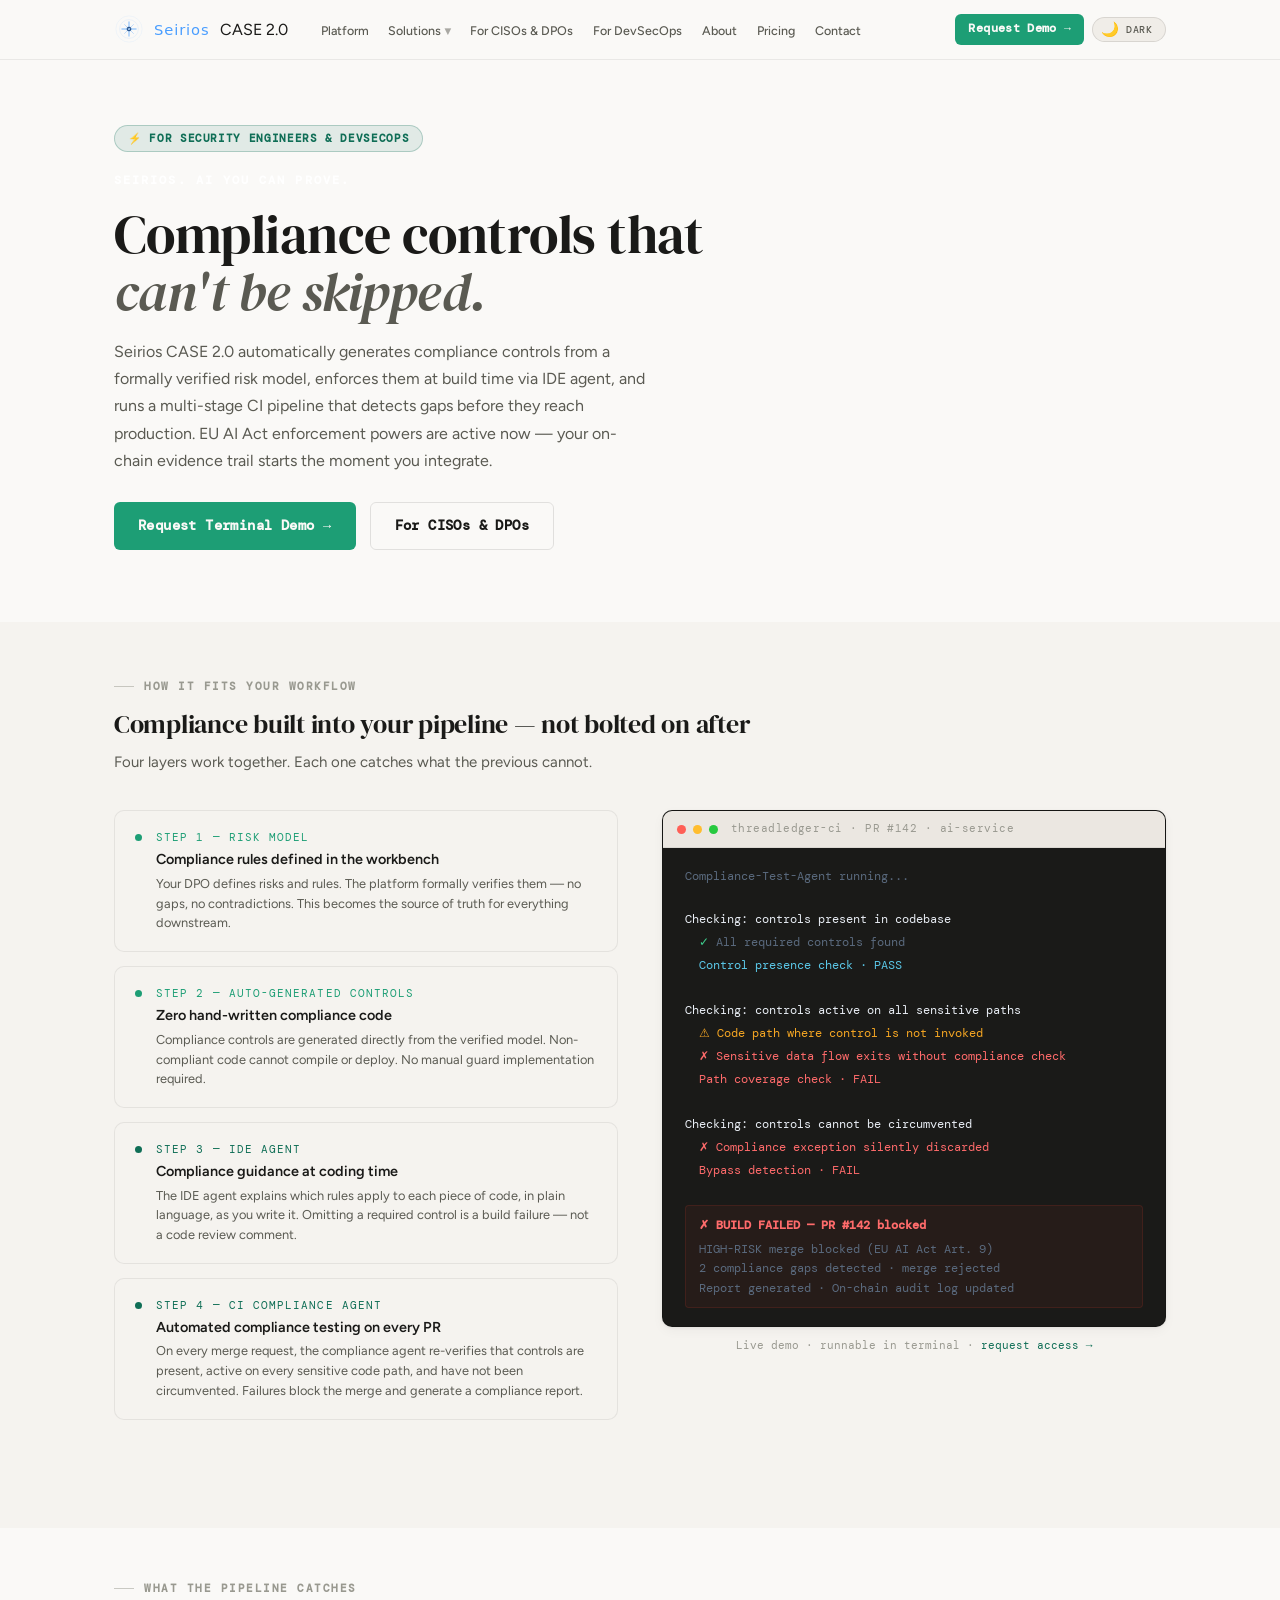
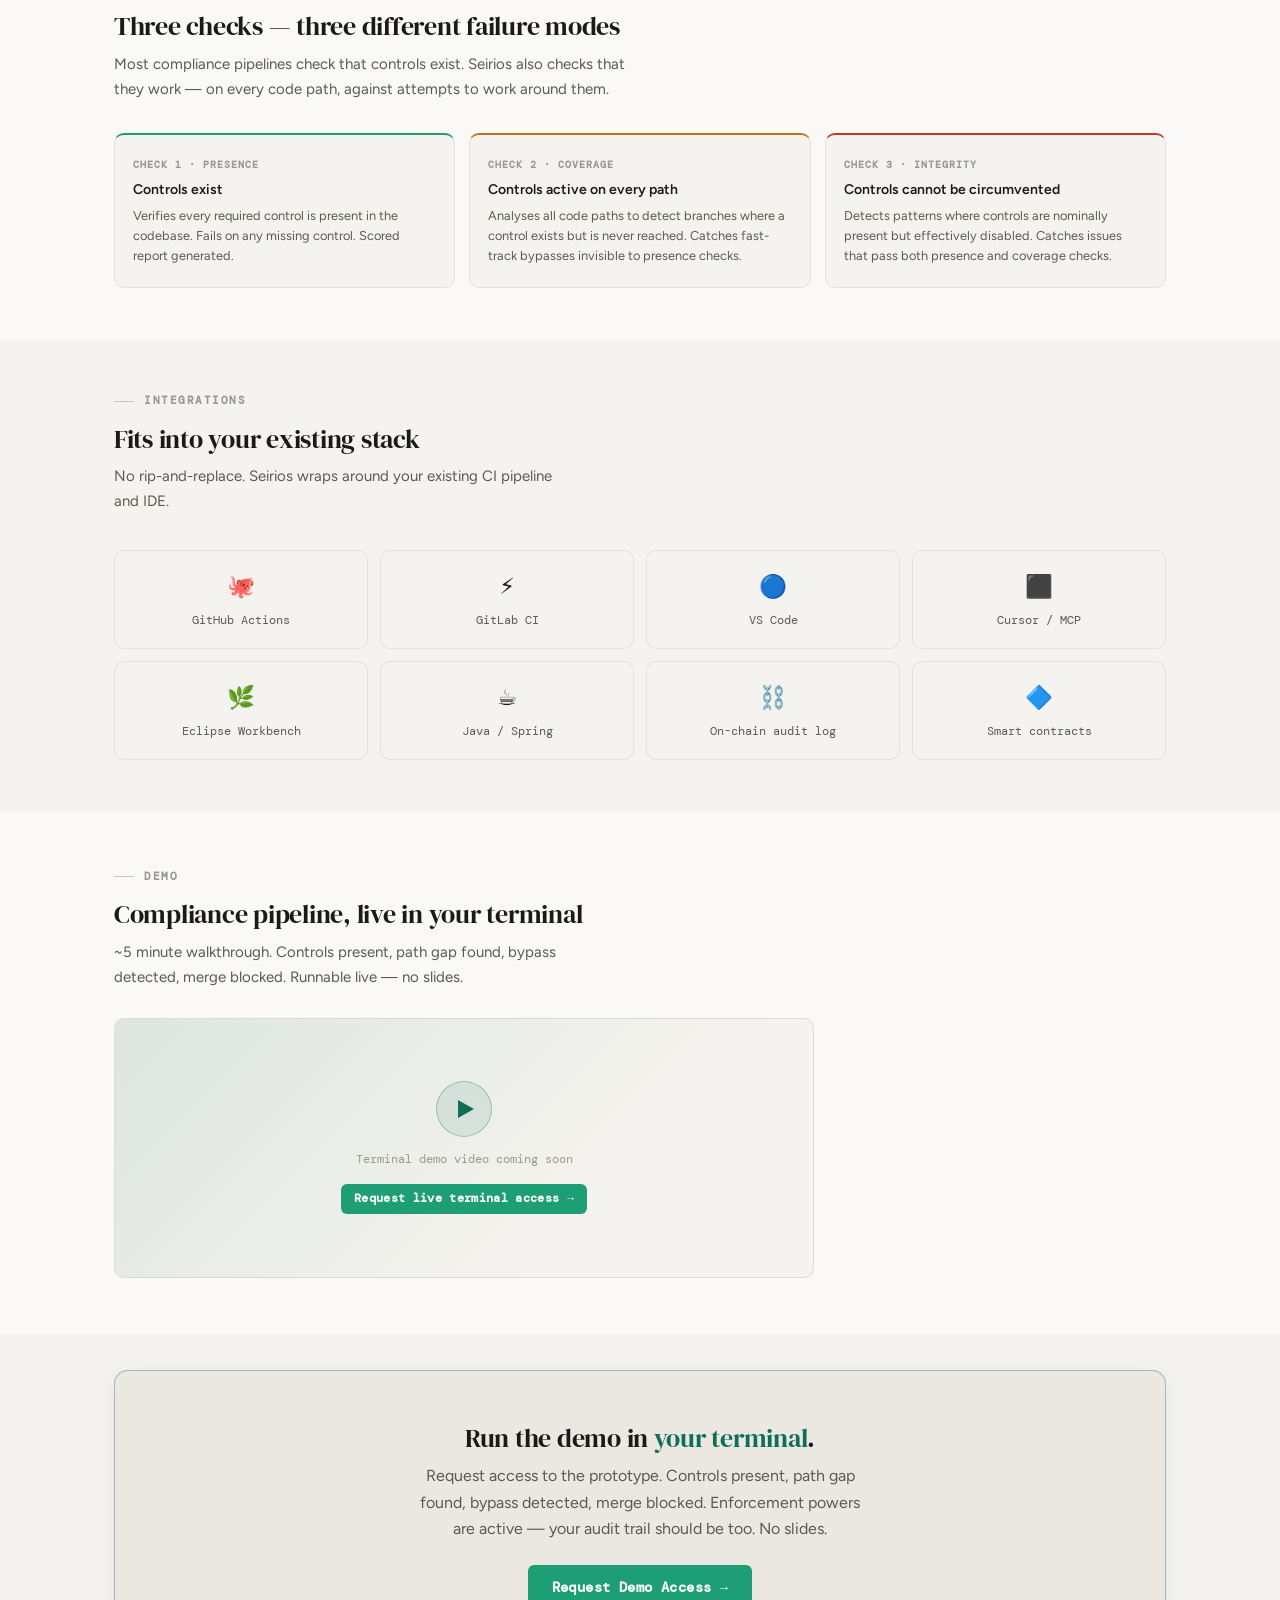
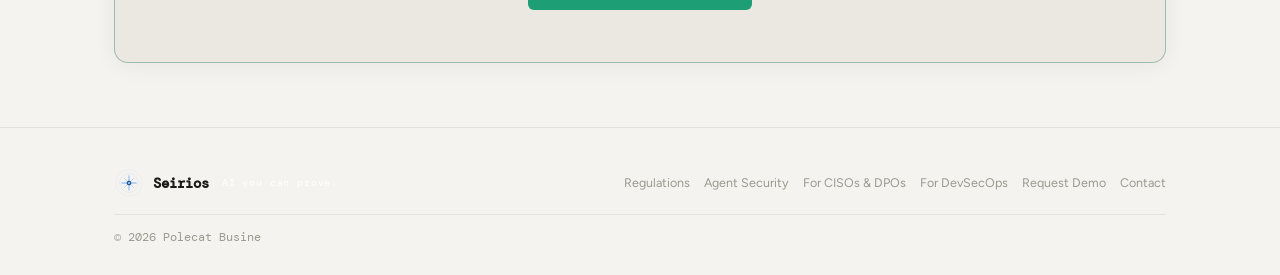
<file: for-devops.html>
<!DOCTYPE html>
<html lang="en">
<head>
  <!-- Nav CSS: self-contained, no external dependency -->
  <style>
    /* Prevent horizontal overflow on mobile */
    html, body { overflow-x: hidden !important; max-width: 100vw !important; }
    .nav { overflow: visible; }
    .nav-inner { overflow: visible; }
    /* Nav bar */
    .nav {
      position: fixed; top: 0; left: 0; right: 0; z-index: 100;
      height: 60px; display: flex; align-items: center;
      background: rgba(250,249,247,0.92);
      backdrop-filter: blur(12px);
      border-bottom: 0.5px solid rgba(0,0,0,0.07);
    }
    [data-theme="dark"] .nav { background: rgba(8,12,20,0.88); }
    .nav-inner {
      display: flex; align-items: center;
      width: 100%; max-width: 1100px; margin: 0 auto; padding: 0 24px;
    }
    .nav-logo { display: flex; align-items: center; gap: 10px; text-decoration: none; color: inherit; flex-shrink: 0; }
    .nav-logo-mark { width: 32px; height: 32px; display: flex; align-items: center; justify-content: center; flex-shrink: 0; background: none; border: none; padding: 0; }
    [data-theme="dark"] .nav-logo-mark { background: none; }
    .nav-logo-text { font-family: 'DM Mono', monospace; font-weight: 600; font-size: 0.92rem; letter-spacing: 0.04em; }
    /* Desktop links */
    .nav-links { display: flex; align-items: center; gap: 2px; list-style: none; margin: 0 auto 0 24px; padding: 0; }
    .nav-links a, .nav-dropdown-trigger {
      color: #5a5a52; text-decoration: none; font-size: 0.78rem; font-weight: 500;
      padding: 5px 9px; border-radius: 4px; transition: all 0.15s;
      background: none; border: none; cursor: pointer; font-family: inherit;
      white-space: nowrap;
    }
    [data-theme="dark"] .nav-links a, [data-theme="dark"] .nav-dropdown-trigger { color: #8a9bb0; }
    .nav-links a:hover, .nav-dropdown-trigger:hover { color: #1a1a18; background: #f0ede8; }
    [data-theme="dark"] .nav-links a:hover, [data-theme="dark"] .nav-dropdown-trigger:hover { color: #e8edf4; background: #162030; }
    .nav-links a.active { color: #1D9E75; }
    [data-theme="dark"] .nav-links a.active { color: #00e0ff; }
    /* Dropdown */
    .nav-dropdown { position: relative; list-style: none; }
    .nav-dropdown-trigger { display: inline-flex; align-items: center; gap: 4px; }
    .nav-dropdown-arrow { font-size: 0.55rem; }
    .nav-dropdown-menu {
      position: absolute; top: calc(100% + 8px); left: 0; min-width: 200px;
      background: #faf9f7; border: 0.5px solid rgba(0,0,0,0.10); border-radius: 10px;
      box-shadow: 0 4px 24px rgba(0,0,0,0.1); padding: 6px;
      opacity: 0; visibility: hidden; transform: translateY(-4px);
      transition: all 0.15s; z-index: 200;
    }
    [data-theme="dark"] .nav-dropdown-menu { background: #111927; border-color: rgba(255,255,255,0.1); }
    .nav-dropdown:hover .nav-dropdown-menu,
    .nav-dropdown:focus-within .nav-dropdown-menu { opacity: 1; visibility: visible; transform: translateY(0); }
    .nav-dropdown-item { display: flex; align-items: flex-start; gap: 10px; padding: 9px 12px; border-radius: 6px; text-decoration: none; }
    .nav-dropdown-item:hover { background: #f0ede8; }
    [data-theme="dark"] .nav-dropdown-item:hover { background: #162030; }
    .nav-dropdown-item-icon { font-size: 0.875rem; flex-shrink: 0; margin-top: 1px; }
    .nav-dropdown-item-text strong { display: block; font-size: 0.78rem; font-weight: 600; color: #1a1a18; margin-bottom: 1px; }
    [data-theme="dark"] .nav-dropdown-item-text strong { color: #e8edf4; }
    .nav-dropdown-item-text span { font-size: 0.7rem; color: #999990; line-height: 1.4; }
    .nav-dropdown-divider { height: 0.5px; background: rgba(0,0,0,0.07); margin: 4px 6px; }
    /* Right side */
    .nav-right { display: flex; align-items: center; gap: 8px; margin-left: 12px; flex-shrink: 0; }
    /* Theme toggle */
    .theme-toggle {
      display: inline-flex; align-items: center; gap: 6px;
      background: #f0ede8; border: 0.5px solid rgba(0,0,0,0.10); border-radius: 999px;
      padding: 4px 12px 4px 8px; cursor: pointer;
      font-family: monospace; font-size: 0.65rem; font-weight: 600;
      color: #5a5a52; letter-spacing: 0.04em; text-transform: uppercase;
      transition: all 0.15s;
    }
    [data-theme="dark"] .theme-toggle { background: #162030; border-color: rgba(255,255,255,0.1); color: #8a9bb0; }
    /* Hamburger — hidden on desktop, flex on mobile via media query */
    .nav-hamburger {
      display: none !important;
      width: 40px; height: 40px; background: none; border: none;
      cursor: pointer; padding: 8px; border-radius: 4px; margin-left: auto; flex-shrink: 0;
    }
    .nav-hamburger span {
      display: block; width: 20px; height: 2px; background: #1a1a18;
      border-radius: 2px; transition: all 0.22s ease; transform-origin: center;
    }
    [data-theme="dark"] .nav-hamburger span { background: #e8edf4; }
    .nav-hamburger.open span:nth-child(1) { transform: translateY(7px) rotate(45deg); }
    .nav-hamburger.open span:nth-child(2) { opacity: 0; transform: scaleX(0); }
    .nav-hamburger.open span:nth-child(3) { transform: translateY(-7px) rotate(-45deg); }
    /* Mobile drawer — HIDDEN by default using display:none */
    .nav-mobile {
      display: none; /* JS adds .open which changes to block */
      position: fixed; top: 60px; left: 0; right: 0; z-index: 99;
      background: #faf9f7; border-bottom: 0.5px solid rgba(0,0,0,0.07);
      box-shadow: 0 8px 24px rgba(0,0,0,0.08);
      padding: 12px 0 16px;
      animation: slideDown 0.2s ease;
    }
    [data-theme="dark"] .nav-mobile { background: #0d1421; }
    @keyframes slideDown { from { opacity: 0; transform: translateY(-8px); } to { opacity: 1; transform: translateY(0); } }
    .nav-mobile a {
      display: block; padding: 11px 24px; color: #5a5a52; text-decoration: none;
      font-size: 0.9rem; font-weight: 500; transition: all 0.15s;
    }
    [data-theme="dark"] .nav-mobile a { color: #8a9bb0; }
    .nav-mobile a:hover { color: #1a1a18; background: #f0ede8; }
    [data-theme="dark"] .nav-mobile a:hover { color: #e8edf4; background: #162030; }
    .nav-mobile a.active { color: #1D9E75; }
    [data-theme="dark"] .nav-mobile a.active { color: #00e0ff; }
    .nav-mobile-group {
      padding: 10px 24px 4px; font-family: monospace; font-size: 0.62rem;
      font-weight: 700; text-transform: uppercase; letter-spacing: 0.12em; color: #999990;
    }
    .nav-mobile-sub { padding-left: 36px !important; font-size: 0.85rem !important; }
    .nav-mobile-divider { height: 0.5px; background: rgba(0,0,0,0.07); margin: 6px 24px; }
    [data-theme="dark"] .nav-mobile-divider { background: rgba(255,255,255,0.06); }
    /* Mobile breakpoint */
    @media (max-width: 900px) {
      .nav-links     { display: none !important; visibility: hidden !important; }
      .nav-right     { display: none !important; visibility: hidden !important; }
      .nav-hamburger {
        display: flex !important;
        visibility: visible !important;
        opacity: 1 !important;
        flex-direction: column;
        justify-content: center;
        align-items: center;
        gap: 5px;
      }
    }
  
    /* ── DESIGN SYSTEM ── */
/* ============================================================
   SEIRIOS DESIGN SYSTEM — DUAL THEME
   Light (default): DM Serif Display + DM Mono + Figtree — warm, document-like
   Dark (toggle):   Space Mono + DM Sans — deep navy security aesthetic
   ============================================================ */



/* ── LIGHT THEME (default) ── */
:root {
  /* Backgrounds */
  --bg-void:        #faf9f7;
  --bg-deep:        #f5f3ef;
  --bg-surface:     #f0ede8;
  --bg-raised:      #ebe7e1;
  --bg-card:        #f5f3ef;

  /* Borders */
  --border-dim:     rgba(0,0,0,0.07);
  --border-subtle:  rgba(0,0,0,0.10);
  --border-accent:  rgba(29,158,117,0.35);

  /* Accent colours */
  --cyan:           #1D9E75;
  --cyan-dim:       rgba(29,158,117,0.10);
  --cyan-glow:      rgba(29,158,117,0.06);
  --green:          #0F6E56;
  --green-dim:      rgba(15,110,86,0.10);
  --amber:          #BA7517;
  --amber-dim:      rgba(186,117,23,0.10);
  --red:            #C0392B;
  --red-dim:        rgba(192,57,43,0.08);

  /* Text */
  --text-primary:   #1a1a18;
  --text-secondary: #5a5a52;
  --text-muted:     #999990;
  --text-cyan:      #1D9E75;
  --text-green:     #0F6E56;

  /* Typography */
  --font-display:   'DM Serif Display', Georgia, serif;
  --font-mono:      'DM Mono', 'Courier New', monospace;
  --font-body:      'Figtree', system-ui, sans-serif;

  /* Shape */
  --radius-sm:      3px;
  --radius-md:      6px;
  --radius-lg:      10px;
  --radius-xl:      14px;

  /* Shadows */
  --shadow-card:    0 1px 3px rgba(0,0,0,0.06), 0 4px 12px rgba(0,0,0,0.04);
  --shadow-glow:    0 0 20px rgba(29,158,117,0.08);

  --transition:     0.2s cubic-bezier(0.4, 0, 0.2, 1);

  /* Nav height */
  --nav-h: 60px;
}

/* ── DARK THEME ── */
[data-theme="dark"] {
  --bg-void:        #080c14;
  --bg-deep:        #0d1421;
  --bg-surface:     #111927;
  --bg-raised:      #162030;
  --bg-card:        #1a2638;

  --border-dim:     rgba(255,255,255,0.06);
  --border-subtle:  rgba(255,255,255,0.10);
  --border-accent:  rgba(0,224,255,0.25);

  --cyan:           #00e0ff;
  --cyan-dim:       rgba(0,224,255,0.15);
  --cyan-glow:      rgba(0,224,255,0.08);
  --green:          #00ff88;
  --green-dim:      rgba(0,255,136,0.12);
  --amber:          #ffaa00;
  --amber-dim:      rgba(255,170,0,0.12);
  --red:            #ff4466;
  --red-dim:        rgba(255,68,102,0.12);

  --text-primary:   #e8edf4;
  --text-secondary: #8a9bb0;
  --text-muted:     #4a5a6e;
  --text-cyan:      #00e0ff;
  --text-green:     #00ff88;

  --font-display:   'Space Mono', 'Courier New', monospace;
  --font-mono:      'Space Mono', 'Courier New', monospace;
  --font-body:      'DM Sans', system-ui, sans-serif;

  --shadow-card:    0 1px 3px rgba(0,0,0,0.4), 0 4px 16px rgba(0,0,0,0.3);
  --shadow-glow:    0 0 24px rgba(0,224,255,0.12);
}

/* ── Dark theme ambient glow ── */
[data-theme="dark"] body::before {
  content: '';
  position: fixed;
  inset: 0;
  background-image:
    radial-gradient(ellipse 80% 50% at 20% -10%, rgba(0,224,255,0.04) 0%, transparent 60%),
    radial-gradient(ellipse 60% 40% at 80% 110%, rgba(0,255,136,0.03) 0%, transparent 60%);
  pointer-events: none;
  z-index: 0;
}

/* ── Reset ── */
*, *::before, *::after { box-sizing: border-box; margin: 0; padding: 0; }
html { scroll-behavior: smooth; -webkit-font-smoothing: antialiased; text-rendering: optimizeLegibility; }

body {
  font-family: var(--font-body);
  background: var(--bg-void);
  color: var(--text-primary);
  line-height: 1.6;
  min-height: 100vh;
  overflow-x: hidden;
  transition: background 0.3s ease, color 0.3s ease;
}

/* ── Typography ── */
h1, h2, h3, h4, h5, h6 {
  font-family: var(--font-display);
  line-height: 1.2;
}

/* Light: serif display headings */
:root h1, :root h2 {
  font-weight: 400;
  letter-spacing: -0.01em;
}
:root h3, :root h4 {
  font-family: var(--font-body);
  font-weight: 600;
}

/* Dark: mono headings */
[data-theme="dark"] h1,
[data-theme="dark"] h2,
[data-theme="dark"] h3,
[data-theme="dark"] h4 {
  font-weight: 700;
  letter-spacing: -0.02em;
}

.display-xl { font-size: clamp(2.2rem, 4.5vw, 3.4rem); line-height: 1.08; }
.display-lg { font-size: clamp(1.7rem, 3vw, 2.5rem); line-height: 1.12; }
.display-md { font-size: clamp(1.2rem, 2vw, 1.65rem); line-height: 1.2; }

.mono       { font-family: var(--font-mono); }
.text-cyan  { color: var(--cyan); }
.text-green { color: var(--green); }
.text-amber { color: var(--amber); }
.text-muted { color: var(--text-muted); }
.text-secondary { color: var(--text-secondary); }

/* Serif italic accent (light only) */
em.accent { font-style: italic; color: var(--text-secondary); }

/* ── Layout ── */
.container { max-width: 1100px; margin: 0 auto; padding: 0 24px; }
.section    { padding: 52px 0; position: relative; z-index: 1; }
.section-sm { padding: 36px 0;  position: relative; z-index: 1; }

/* ── Navigation ── */
.nav {
  position: fixed; top: 0; left: 0; right: 0;
  z-index: 100;
  height: var(--nav-h);
  display: flex; align-items: center;
  background: rgba(250,249,247,0.92);
  backdrop-filter: blur(16px) saturate(130%);
  border-bottom: 0.5px solid var(--border-dim);
  transition: background 0.3s ease, border-color 0.3s ease;
}
[data-theme="dark"] .nav {
  background: rgba(8,12,20,0.88);
}

.nav-inner {
  display: flex; align-items: center; justify-content: space-between;
  width: 100%; max-width: 1100px; margin: 0 auto; padding: 0 24px;
}

.nav-logo {
  display: flex; align-items: center; gap: 10px;
  text-decoration: none; color: var(--text-primary);
}

.nav-logo-mark {
  width: 30px; height: 30px;
  background: var(--cyan);
  border-radius: 5px;
  display: flex; align-items: center; justify-content: center;
  font-family: var(--font-mono); font-size: 12px; font-weight: 600;
  color: var(--bg-void);
  transition: background 0.3s ease;
}
[data-theme="dark"] .nav-logo-mark {
  box-shadow: 0 0 14px rgba(0,224,255,0.25);
}

.nav-logo-text {
  font-family: var(--font-mono);
  font-weight: 600; font-size: 0.9rem;
  letter-spacing: 0.02em;
}


/* ── Dropdown ── */
.nav-dropdown {
  position: relative;
  list-style: none;
}
.nav-dropdown-trigger {
  display: inline-flex; align-items: center; gap: 4px;
  color: var(--text-secondary); text-decoration: none;
  font-size: 0.78rem; font-weight: 500;
  padding: 4px 8px; border-radius: var(--radius-sm);
  cursor: pointer; white-space: nowrap;
  transition: all var(--transition);
  background: none; border: none; font-family: var(--font-body);
}
.nav-dropdown-trigger:hover { color: var(--text-primary); background: var(--bg-surface); }
.nav-dropdown-trigger.active { color: var(--cyan); }
.nav-dropdown-arrow {
  font-size: 0.55rem; opacity: 0.5;
  transition: transform var(--transition);
  margin-top: 1px;
}
.nav-dropdown:hover .nav-dropdown-arrow,
.nav-dropdown:focus-within .nav-dropdown-arrow { transform: rotate(180deg); }

.nav-dropdown-menu {
  position: absolute;
  top: calc(100% + 8px);
  left: 0;
  min-width: 200px;
  background: var(--bg-void);
  border: 0.5px solid var(--border-subtle);
  border-radius: var(--radius-lg);
  box-shadow: var(--shadow-card), 0 8px 24px rgba(0,0,0,0.08);
  padding: 6px;
  opacity: 0;
  visibility: hidden;
  transform: translateY(-4px);
  transition: all var(--transition);
  z-index: 200;
}
[data-theme="dark"] .nav-dropdown-menu {
  box-shadow: var(--shadow-card), 0 8px 32px rgba(0,0,0,0.4);
}
.nav-dropdown:hover .nav-dropdown-menu,
.nav-dropdown:focus-within .nav-dropdown-menu {
  opacity: 1; visibility: visible; transform: translateY(0);
}
.nav-dropdown-item {
  display: flex; align-items: flex-start; gap: 10px;
  padding: 9px 12px; border-radius: var(--radius-md);
  text-decoration: none; transition: background var(--transition);
}
.nav-dropdown-item:hover { background: var(--bg-surface); }
.nav-dropdown-item-icon {
  font-size: 0.875rem; flex-shrink: 0; margin-top: 1px;
}
.nav-dropdown-item-text strong {
  display: block; font-size: 0.78rem; font-weight: 600;
  color: var(--text-primary); margin-bottom: 1px;
}
.nav-dropdown-item-text span {
  font-size: 0.7rem; color: var(--text-muted); line-height: 1.4;
}
.nav-dropdown-divider {
  height: 0.5px; background: var(--border-dim); margin: 4px 6px;
}


/* ── Theme toggle ── */
.theme-toggle {
  display: flex; align-items: center; gap: 6px;
  background: var(--bg-surface);
  border: 0.5px solid var(--border-subtle);
  border-radius: 999px;
  padding: 4px 12px 4px 8px;
  cursor: pointer;
  font-family: var(--font-mono);
  font-size: 0.68rem;
  font-weight: 500;
  color: var(--text-secondary);
  letter-spacing: 0.04em;
  transition: all var(--transition);
  white-space: nowrap;
}
.theme-toggle:hover {
  border-color: var(--border-accent);
  color: var(--text-primary);
}
.theme-toggle-icon { font-size: 0.9rem; line-height: 1; }
.theme-toggle-label { text-transform: uppercase; letter-spacing: 0.08em; font-size: 0.65rem; }

/* ── Buttons ── */
.btn {
  display: inline-flex; align-items: center; gap: 7px;
  padding: 9px 18px;
  border-radius: var(--radius-md);
  font-family: var(--font-mono);
  font-size: 0.78rem; font-weight: 600;
  text-decoration: none; cursor: pointer; border: none;
  transition: all var(--transition);
  white-space: nowrap; letter-spacing: 0.03em;
}
.btn-primary {
  background: var(--cyan); color: var(--bg-void);
}
.btn-primary:hover { filter: brightness(1.08); transform: translateY(-1px); }
[data-theme="dark"] .btn-primary {
  box-shadow: 0 0 18px rgba(0,224,255,0.2);
}
[data-theme="dark"] .btn-primary:hover {
  box-shadow: 0 0 28px rgba(0,224,255,0.35);
}

.btn-outline {
  background: transparent; color: var(--text-primary);
  border: 0.5px solid var(--border-subtle);
}
.btn-outline:hover {
  border-color: var(--border-accent); color: var(--cyan);
  background: var(--cyan-glow);
}
.btn-ghost { background: transparent; color: var(--text-secondary); padding: 9px 14px; }
.btn-ghost:hover { color: var(--text-primary); }
.btn-lg { padding: 12px 24px; font-size: 0.85rem; }
.btn-sm { padding: 6px 13px; font-size: 0.72rem; }

/* ── Cards ── */
.card {
  background: var(--bg-card);
  border: 0.5px solid var(--border-dim);
  border-radius: var(--radius-lg);
  padding: 24px;
  box-shadow: var(--shadow-card);
  transition: border-color var(--transition), box-shadow var(--transition);
}
.card:hover { border-color: var(--border-accent); box-shadow: var(--shadow-card), var(--shadow-glow); }

/* ── Badges ── */
.badge {
  display: inline-flex; align-items: center; gap: 5px;
  padding: 3px 9px; border-radius: 999px;
  font-family: var(--font-mono); font-size: 0.66rem; font-weight: 600;
  letter-spacing: 0.06em; text-transform: uppercase;
}
.badge-cyan  { background: var(--cyan-dim);  color: var(--cyan);  border: 0.5px solid var(--border-accent); }
.badge-green { background: var(--green-dim); color: var(--green); border: 0.5px solid rgba(15,110,86,0.2); }
.badge-amber { background: var(--amber-dim); color: var(--amber); border: 0.5px solid rgba(186,117,23,0.2); }
.badge-red   { background: var(--red-dim);   color: var(--red);   border: 0.5px solid rgba(192,57,43,0.15); }
[data-theme="dark"] .badge-green { border-color: rgba(0,255,136,0.2); }
[data-theme="dark"] .badge-amber { border-color: rgba(255,170,0,0.2); }
[data-theme="dark"] .badge-red   { border-color: rgba(255,68,102,0.2); }

/* ── Section label ── */
.section-label {
  font-family: var(--font-mono);
  font-size: 0.67rem; font-weight: 600;
  letter-spacing: 0.14em; text-transform: uppercase;
  color: var(--cyan); margin-bottom: 14px;
  display: flex; align-items: center; gap: 10px;
}
.section-label::before {
  content: ''; display: block;
  width: 20px; height: 1px;
  background: var(--cyan); opacity: 0.5;
}

/* Light theme: section label uses border accent not cyan */
:root .section-label { color: var(--text-muted); }
:root .section-label::before { background: var(--text-muted); }

/* ── Stat grid ── */
.stat-grid {
  display: grid; grid-template-columns: repeat(4, 1fr);
  gap: 1px; background: var(--border-dim);
  border: 0.5px solid var(--border-dim);
  border-radius: var(--radius-lg); overflow: hidden;
}
.stat-item {
  background: var(--bg-surface); padding: 24px 20px; text-align: center;
}
.stat-value {
  font-family: var(--font-mono); font-size: 1.75rem; font-weight: 600;
  color: var(--cyan); line-height: 1; margin-bottom: 5px;
}
:root .stat-value { color: var(--text-primary); }
.stat-label { font-size: 0.72rem; color: var(--text-muted); text-transform: uppercase; letter-spacing: 0.08em; }

/* ── Terminal ── */
.terminal {
  background: #070b12;
  border: 0.5px solid var(--border-subtle);
  border-radius: var(--radius-lg); overflow: hidden;
  font-family: var(--font-mono);
  box-shadow: var(--shadow-card);
}
:root .terminal { background: #1a1a18; border-color: rgba(0,0,0,0.15); }

.terminal-bar {
  display: flex; align-items: center; gap: 7px;
  padding: 9px 14px;
  background: var(--bg-raised); border-bottom: 0.5px solid var(--border-dim);
}
.terminal-dot { width: 9px; height: 9px; border-radius: 50%; }
.dot-red    { background: #ff5f56; }
.dot-yellow { background: #ffbd2e; }
.dot-green  { background: #27c93f; }
.terminal-title { font-size: 0.7rem; color: var(--text-muted); margin-left: 6px; letter-spacing: 0.04em; }

.terminal-body { padding: 18px 22px; font-size: 0.78rem; line-height: 1.7; }

/* Terminal always sits on a dark background — hardcode light text for both themes */
.t-cmd   { color: #e8edf4; }
.t-dim   { color: #5a6a7e; }
.t-pass  { color: #3ecf8e; }
.t-fail  { color: #ff6b6b; }
.t-warn  { color: #f5a623; }
.t-info  { color: #5bc8e8; }

/* ── Analogy block (light) ── */
.analogy {
  background: var(--bg-void);
  border: 0.5px solid var(--border-dim);
  border-left: 3px solid var(--cyan);
  border-radius: 0 var(--radius-md) var(--radius-md) 0;
  padding: 16px 20px;
}
.analogy p { font-size: 0.9375rem; line-height: 1.7; color: var(--text-secondary); }
.analogy strong { font-weight: 600; color: var(--text-primary); }

/* ── Divider ── */
.divider { height: 0.5px; background: var(--border-dim); }

/* ── Footer ── */
.footer {
  background: var(--bg-deep);
  border-top: 0.5px solid var(--border-dim);
  padding: 40px 0 28px; position: relative; z-index: 1;
}

/* ── Animations ── */
@keyframes star-pulse {
  0%,100%{opacity:1} 50%{opacity:0.45}
}
@keyframes fadeInUp {
  from { opacity: 0; transform: translateY(16px); }
  to   { opacity: 1; transform: translateY(0); }
}
@keyframes pulse-amber {
  0%, 100% { opacity: 1; }
  50%       { opacity: 0.6; }
}

/* ── Responsive ── */
@media (max-width: 900px) {
  .section    { padding: 40px 0; }
  .section-sm { padding: 28px 0; }
}
@media (max-width: 600px) {
  .section    { padding: 32px 0; }
  .section-sm { padding: 22px 0; }
  .stat-grid  { grid-template-columns: repeat(2, 1fr); font-size: 0.85em; }
}
}
  
            /* ── CASE 2.0 badge ── */
    .nav-product-badge {
      display: inline-flex; align-items: center;
      background: rgba(29,158,117,0.10);
      border: 0.5px solid rgba(29,158,117,0.35);
      border-radius: 4px; padding: 2px 7px;
      font-family: var(--font-mono);
      font-size: 0.58rem; font-weight: 600;
      letter-spacing: 0.09em; text-transform: uppercase;
      color: #1D9E75; margin-left: 5px; white-space: nowrap;
    }
    [data-theme="dark"] .nav-product-badge {
      background: rgba(0,224,255,0.12);
      border-color: rgba(0,224,255,0.30);
      color: #00e0ff;
    }
    /* ── Seirios star mark — no background ── */
    .nav-logo-mark { background: none !important; border-radius: 0 !important; }
    @keyframes star-pulse { 0%,100%{opacity:1} 50%{opacity:0.4} }
    /* Nav wordmark: mint green light, white dark */
    .nav-logo-text { font-family: -apple-system, 'Segoe UI', system-ui, sans-serif !important; font-weight: 500; font-size: 0.92rem; letter-spacing: 0.06em; color: #4a9eff !important; }
    [data-theme="dark"] .nav-logo-text { color: #4a9eff !important; }
  </style>
  <meta charset="UTF-8" />
  <link rel="preconnect" href="https://fonts.googleapis.com">
  <link rel="preconnect" href="https://fonts.gstatic.com" crossorigin>
  <link rel="stylesheet" href="https://fonts.googleapis.com/css2?family=DM+Serif+Display:ital@0;1&family=DM+Mono:wght@400;500;600&family=Figtree:wght@400;500;600;700&family=Space+Mono:wght@400;700&family=DM+Sans:ital,opsz,wght@0,9..40,300;0,9..40,400;0,9..40,500;0,9..40,600&display=swap">
  <meta name="viewport" content="width=device-width, initial-scale=1.0" />
  <title>Seirios for DevSecOps — Automated AI Compliance Pipeline</title>
  <meta name="description" content="For security engineers and DevSecOps: Seirios enforces compliance controls in your CI pipeline and IDE automatically." />
  <link rel="icon" type="image/svg+xml" href="/assets/favicon.svg" />
  <script src="js/theme.js"></script>
  <style>
    .audience-hero { padding: calc(var(--nav-h) + 64px) 0 72px; position:relative; z-index:1; }
    .audience-tag { display:inline-flex; align-items:center; gap:7px; background:var(--green-dim); border:0.5px solid rgba(15,110,86,0.25); border-radius:999px; padding:4px 13px; font-family:var(--font-mono); font-size:0.67rem; font-weight:600; color:var(--green); text-transform:uppercase; letter-spacing:0.06em; margin-bottom:20px; }
    [data-theme="dark"] .audience-tag { border-color:rgba(0,255,136,0.2); }
    .feature-grid { display:grid; grid-template-columns:1fr 1fr; gap:44px; align-items:start; margin-bottom:56px; }
    .step-list { display:flex; flex-direction:column; gap:14px; }
    .step-item { display:flex; gap:14px; padding:18px 20px; background:var(--bg-card); border:0.5px solid var(--border-dim); border-radius:var(--radius-lg); transition:all var(--transition); }
    .step-item:hover { border-color:var(--border-accent); }
    .step-dot { width:7px; height:7px; border-radius:50%; flex-shrink:0; margin-top:5px; }
    .integration-grid { display:grid; grid-template-columns:repeat(4,1fr); gap:12px; margin-top:36px; }
    .integration-card { background:var(--bg-card); border:0.5px solid var(--border-dim); border-radius:var(--radius-lg); padding:18px; text-align:center; transition:all var(--transition); }
    .integration-card:hover { border-color:var(--border-accent); }
    .integration-icon { font-size:1.4rem; margin-bottom:7px; }
    .integration-name { font-family:var(--font-mono); font-size:0.72rem; color:var(--text-secondary); }
    .cta-banner { border:1px solid rgba(15,110,86,0.35); border-radius:var(--radius-xl); padding:52px 36px; text-align:center; position:relative; overflow:hidden; background:var(--bg-raised); box-shadow:0 2px 24px rgba(0,0,0,0.06); }
    [data-theme="dark"] .cta-banner { background:#0d1f18; border-color:rgba(0,255,136,0.3); box-shadow:0 0 40px rgba(0,255,136,0.06), inset 0 0 0 0.5px rgba(0,255,136,0.15); }
    .cta-banner::before { content:''; position:absolute; top:0; left:50%; transform:translateX(-50%); width:200px; height:0.5px; background:linear-gradient(90deg,transparent,var(--green),transparent); }
    @media (max-width:900px) { .feature-grid { grid-template-columns:1fr; } .integration-grid { grid-template-columns:repeat(2,1fr); } }
  </style>
  <!-- build: 2026-03-22 22:02:23 -->
</head>
<body>

  <nav class="nav">
    <div class="nav-inner">
      <a href="index.html" class="nav-logo">
        <svg class="nav-logo-mark seirios-mark" width="32" height="32" viewBox="0 0 32 32" xmlns="http://www.w3.org/2000/svg" aria-label="Seirios">
        <!-- Outer glow ring -->
        <circle cx="16" cy="16" r="14" fill="none" stroke="#4a9eff" stroke-width="0.5" opacity="0.15"/>
        <circle cx="16" cy="16" r="10" fill="none" stroke="#4a9eff" stroke-width="0.5" opacity="0.2"/>
        <!-- 8-point star cross -->
        <line x1="8.5" y1="16" x2="23.5" y2="16" stroke="#4a9eff" stroke-width="1.5" stroke-linecap="round" opacity="0.5"/>
        <line x1="16" y1="8.5" x2="16" y2="23.5" stroke="#4a9eff" stroke-width="1.5" stroke-linecap="round" opacity="0.5"/>
        <!-- Diagonals -->
        <line x1="11.2" y1="11.2" x2="20.8" y2="20.8" stroke="#4a9eff" stroke-width="1.0" stroke-linecap="round" opacity="0.35"/>
        <line x1="20.8" y1="11.2" x2="11.2" y2="20.8" stroke="#4a9eff" stroke-width="1.0" stroke-linecap="round" opacity="0.35"/>
        <!-- Core -->
        <circle cx="16" cy="16" r="2.5" fill="#1a3d6e" stroke="#4a9eff" stroke-width="0.25" opacity="0.9"/>
        <circle cx="16" cy="16" r="1" fill="#8bc4ff"/>
        <circle cx="16" cy="16" r="0.4" fill="#ffffff"/>
        <!-- Tick -->
        <path d="M15.2 16 L15.8 16.6 L17 15.3" fill="none" stroke="#ffffff" stroke-width="0.4" stroke-linecap="round" stroke-linejoin="round"/>
      </svg>
        <span class="nav-logo-text">Seirios</span><span class="nav-product-badge">CASE 2.0</span>
      </a>
      <ul class="nav-links">
        <li><a href="index.html#platform">Platform</a></li>
        <li class="nav-dropdown">
          <button class="nav-dropdown-trigger">Solutions <span class="nav-dropdown-arrow">▼</span></button>
          <div class="nav-dropdown-menu">
            <a class="nav-dropdown-item" href="pages/regulations.html"><span class="nav-dropdown-item-icon">📋</span><span class="nav-dropdown-item-text"><strong>Regulations &amp; Frameworks</strong><span>26 safety &amp; compliance profiles</span></span></a>
            <div class="nav-dropdown-divider"></div>
            <a class="nav-dropdown-item" href="pages/ai-agent-security.html"><span class="nav-dropdown-item-icon">🤖</span><span class="nav-dropdown-item-text"><strong>AI Agent Security</strong><span>Formally bounded agent deployments</span></span></a>
          </div>
        </li>
        <li><a href="for-ciso.html">For CISOs &amp; DPOs</a></li>
        <li><a href="for-devops.html">For DevSecOps</a></li>
        <li><a href="pages/about.html">About</a></li>
        <li><a href="index.html#pricing">Pricing</a></li>
        <li><a href="/cdn-cgi/l/email-protection#bfd6d1d9d0ffccdad6cdd6d0cc91c7c6c5">Contact</a></li>
      </ul>
      <div class="nav-right">
        <a href="pages/request-demo.html" class="btn btn-primary btn-sm">Request Demo →</a>
        <button class="theme-toggle" aria-label="Switch to dark mode"><span class="theme-toggle-icon">🌙</span><span class="theme-toggle-label">Dark</span></button>
      </div>
      <button class="nav-hamburger" id="nav-hamburger" aria-label="Open menu" aria-expanded="false"><span></span><span></span><span></span></button>
    </div>
  </nav>

  <div class="nav-mobile" id="nav-mobile">
    <a href="index.html#platform">Platform</a>
    <div class="nav-mobile-group">Solutions</div>
    <a href="pages/regulations.html" class="nav-mobile-sub">📋 Regulations &amp; Frameworks</a>
    <a href="pages/ai-agent-security.html" class="nav-mobile-sub">🤖 AI Agent Security</a>
    <div class="nav-mobile-divider"></div>
    <a href="for-ciso.html">For CISOs &amp; DPOs</a>
    <a href="for-devops.html">For DevSecOps</a>
    <a href="pages/about.html">About</a>
    <a href="index.html#pricing">Pricing</a>
    <a href="/cdn-cgi/l/email-protection#4e272028210e3d2b273c27213d60363734">Contact</a>
    <div class="nav-mobile-divider"></div>
    <a href="pages/request-demo.html" style="color:var(--cyan);font-weight:600;">Request Demo →</a>
    <div class="nav-mobile-divider"></div>
    <div style="padding:8px 24px 14px;display:flex;align-items:center;gap:10px;">
      <span style="font-size:0.8rem;color:var(--text-muted);font-family:monospace;">Appearance</span>
      <button class="theme-toggle" style="padding:4px 12px 4px 8px;font-size:0.72rem;">
        <span class="theme-toggle-icon">🌙</span>
        <span class="theme-toggle-label">Dark</span>
      </button>
    </div>
  </div>

  <section class="audience-hero">
    <div class="container">
      <div class="audience-tag">⚡ For Security Engineers &amp; DevSecOps</div>
      <p style="font-family:var(--font-mono);font-size:0.72rem;font-weight:600;letter-spacing:0.18em;text-transform:uppercase;color:#ffffff;margin-bottom:14px;">Seirios. AI you can prove.</p>
      <h1 class="display-xl" style="max-width:660px; margin-bottom:16px;">
        Compliance controls that<br/><em class="accent">can't be skipped.</em>
      </h1>
      <p style="font-size:1rem; color:var(--text-secondary); max-width:540px; line-height:1.7; margin-bottom:28px;">
        Seirios CASE 2.0 automatically generates compliance controls from a formally verified risk model, enforces them at build time via IDE agent, and runs a multi-stage CI pipeline that detects gaps before they reach production. EU AI Act enforcement powers are active now — your on-chain evidence trail starts the moment you integrate.
      </p>
      <div style="display:flex; gap:14px; flex-wrap:wrap;">
        <a href="index.html#request-demo" class="btn btn-primary btn-lg">Request Terminal Demo →</a>
        <a href="for-ciso.html" class="btn btn-outline btn-lg">For CISOs &amp; DPOs</a>
      </div>
    </div>
  </section>

  <section class="section" style="background:var(--bg-deep); padding-top:56px;">
    <div class="container">
      <div class="section-label">How it fits your workflow</div>
      <h2 class="display-md" style="margin-bottom:10px;">Compliance built into your pipeline — not bolted on after</h2>
      <p style="color:var(--text-secondary); max-width:520px; font-size:0.9375rem; line-height:1.65; margin-bottom:36px;">Four layers work together. Each one catches what the previous cannot.</p>
      <div class="feature-grid">
        <div>
          <div class="step-list">
            <div class="step-item"><div class="step-dot" style="background:var(--cyan);"></div><div><div style="font-family:var(--font-mono);font-size:0.67rem;color:var(--cyan);text-transform:uppercase;letter-spacing:0.1em;margin-bottom:5px;">Step 1 — Risk model</div><h3 style="font-size:0.9rem;margin-bottom:5px;">Compliance rules defined in the workbench</h3><p style="font-size:0.8rem;color:var(--text-secondary);line-height:1.55;">Your DPO defines risks and rules. The platform formally verifies them — no gaps, no contradictions. This becomes the source of truth for everything downstream.</p></div></div>
            <div class="step-item"><div class="step-dot" style="background:var(--cyan);"></div><div><div style="font-family:var(--font-mono);font-size:0.67rem;color:var(--cyan);text-transform:uppercase;letter-spacing:0.1em;margin-bottom:5px;">Step 2 — Auto-generated controls</div><h3 style="font-size:0.9rem;margin-bottom:5px;">Zero hand-written compliance code</h3><p style="font-size:0.8rem;color:var(--text-secondary);line-height:1.55;">Compliance controls are generated directly from the verified model. Non-compliant code cannot compile or deploy. No manual guard implementation required.</p></div></div>
            <div class="step-item"><div class="step-dot" style="background:var(--green);"></div><div><div style="font-family:var(--font-mono);font-size:0.67rem;color:var(--green);text-transform:uppercase;letter-spacing:0.1em;margin-bottom:5px;">Step 3 — IDE agent</div><h3 style="font-size:0.9rem;margin-bottom:5px;">Compliance guidance at coding time</h3><p style="font-size:0.8rem;color:var(--text-secondary);line-height:1.55;">The IDE agent explains which rules apply to each piece of code, in plain language, as you write it. Omitting a required control is a build failure — not a code review comment.</p></div></div>
            <div class="step-item"><div class="step-dot" style="background:var(--green);"></div><div><div style="font-family:var(--font-mono);font-size:0.67rem;color:var(--green);text-transform:uppercase;letter-spacing:0.1em;margin-bottom:5px;">Step 4 — CI compliance agent</div><h3 style="font-size:0.9rem;margin-bottom:5px;">Automated compliance testing on every PR</h3><p style="font-size:0.8rem;color:var(--text-secondary);line-height:1.55;">On every merge request, the compliance agent re-verifies that controls are present, active on every sensitive code path, and have not been circumvented. Failures block the merge and generate a compliance report.</p></div></div>
          </div>
        </div>
        <div>
          <div class="terminal">
            <div class="terminal-bar">
              <div class="terminal-dot dot-red"></div><div class="terminal-dot dot-yellow"></div><div class="terminal-dot dot-green"></div>
              <span class="terminal-title">threadledger-ci · PR #142 · ai-service</span>
            </div>
            <div class="terminal-body">
              <div class="t-dim">Compliance-Test-Agent running...</div><br/>
              <div class="t-cmd">Checking: controls present in codebase</div>
              <div style="padding-left:14px;margin:2px 0;"><span class="t-pass">✓</span> <span class="t-dim">All required controls found</span></div>
              <div style="padding-left:14px;margin:2px 0;"><span class="t-info">Control presence check · PASS</span></div><br/>
              <div class="t-cmd">Checking: controls active on all sensitive paths</div>
              <div style="padding-left:14px;margin:2px 0;"><span class="t-warn">⚠ Code path where control is not invoked</span></div>
              <div style="padding-left:14px;margin:2px 0;"><span class="t-fail">✗ Sensitive data flow exits without compliance check</span></div>
              <div style="padding-left:14px;margin:2px 0;"><span class="t-fail">Path coverage check · FAIL</span></div><br/>
              <div class="t-cmd">Checking: controls cannot be circumvented</div>
              <div style="padding-left:14px;margin:2px 0;"><span class="t-fail">✗ Compliance exception silently discarded</span></div>
              <div style="padding-left:14px;margin:2px 0;"><span class="t-fail">Bypass detection · FAIL</span></div><br/>
              <div style="background:rgba(192,57,43,0.07);border:0.5px solid rgba(192,57,43,0.18);border-radius:4px;padding:9px 13px;">
                <div class="t-fail" style="font-weight:700;">✗ BUILD FAILED — PR #142 blocked</div>
                <div class="t-dim" style="font-size:0.72rem;margin-top:4px;line-height:1.7;">HIGH-RISK merge blocked (EU AI Act Art. 9)<br/>2 compliance gaps detected · merge rejected<br/>Report generated · On-chain audit log updated</div>
              </div>
            </div>
          </div>
          <p style="font-size:0.7rem;color:var(--text-muted);text-align:center;margin-top:10px;font-family:var(--font-mono);">Live demo · runnable in terminal · <a href="/cdn-cgi/l/email-protection#9ff6f1f9f0dfecfaf6edf6f0ecb1e7e6e5" style="color:var(--green);text-decoration:none;">request access →</a></p>
        </div>
      </div>
    </div>
  </section>

  <section class="section">
    <div class="container">
      <div class="section-label">What the pipeline catches</div>
      <h2 class="display-md" style="margin-bottom:10px;">Three checks — three different failure modes</h2>
      <p style="color:var(--text-secondary);max-width:520px;font-size:0.9375rem;line-height:1.65;margin-bottom:32px;">Most compliance pipelines check that controls exist. Seirios also checks that they work — on every code path, against attempts to work around them.</p>
      <div style="display:grid;grid-template-columns:repeat(3,1fr);gap:14px;">
        <div style="background:var(--bg-card);border:0.5px solid var(--border-dim);border-top:2px solid var(--cyan);border-radius:var(--radius-lg);padding:22px 18px;">
          <div style="font-family:var(--font-mono);font-size:0.62rem;font-weight:600;text-transform:uppercase;letter-spacing:0.1em;color:var(--text-muted);margin-bottom:9px;">Check 1 · Presence</div>
          <h3 style="font-size:0.875rem;margin-bottom:7px;">Controls exist</h3>
          <p style="font-size:0.8rem;color:var(--text-secondary);line-height:1.55;">Verifies every required control is present in the codebase. Fails on any missing control. Scored report generated.</p>
        </div>
        <div style="background:var(--bg-card);border:0.5px solid var(--border-dim);border-top:2px solid var(--amber);border-radius:var(--radius-lg);padding:22px 18px;">
          <div style="font-family:var(--font-mono);font-size:0.62rem;font-weight:600;text-transform:uppercase;letter-spacing:0.1em;color:var(--text-muted);margin-bottom:9px;">Check 2 · Coverage</div>
          <h3 style="font-size:0.875rem;margin-bottom:7px;">Controls active on every path</h3>
          <p style="font-size:0.8rem;color:var(--text-secondary);line-height:1.55;">Analyses all code paths to detect branches where a control exists but is never reached. Catches fast-track bypasses invisible to presence checks.</p>
        </div>
        <div style="background:var(--bg-card);border:0.5px solid var(--border-dim);border-top:2px solid var(--red);border-radius:var(--radius-lg);padding:22px 18px;">
          <div style="font-family:var(--font-mono);font-size:0.62rem;font-weight:600;text-transform:uppercase;letter-spacing:0.1em;color:var(--text-muted);margin-bottom:9px;">Check 3 · Integrity</div>
          <h3 style="font-size:0.875rem;margin-bottom:7px;">Controls cannot be circumvented</h3>
          <p style="font-size:0.8rem;color:var(--text-secondary);line-height:1.55;">Detects patterns where controls are nominally present but effectively disabled. Catches issues that pass both presence and coverage checks.</p>
        </div>
      </div>
    </div>
  </section>

  <section class="section" style="background:var(--bg-deep);">
    <div class="container">
      <div class="section-label">Integrations</div>
      <h2 class="display-md" style="margin-bottom:10px;">Fits into your existing stack</h2>
      <p style="color:var(--text-secondary);max-width:440px;font-size:0.9375rem;line-height:1.65;">No rip-and-replace. Seirios wraps around your existing CI pipeline and IDE.</p>
      <div class="integration-grid">
        <div class="integration-card"><div class="integration-icon">🐙</div><div class="integration-name">GitHub Actions</div></div>
        <div class="integration-card"><div class="integration-icon">⚡</div><div class="integration-name">GitLab CI</div></div>
        <div class="integration-card"><div class="integration-icon">🔵</div><div class="integration-name">VS Code</div></div>
        <div class="integration-card"><div class="integration-icon">⬛</div><div class="integration-name">Cursor / MCP</div></div>
        <div class="integration-card"><div class="integration-icon">🌿</div><div class="integration-name">Eclipse Workbench</div></div>
        <div class="integration-card"><div class="integration-icon">☕</div><div class="integration-name">Java / Spring</div></div>
        <div class="integration-card"><div class="integration-icon">⛓️</div><div class="integration-name">On-chain audit log</div></div>
        <div class="integration-card"><div class="integration-icon">🔷</div><div class="integration-name">Smart contracts</div></div>
      </div>
    </div>
  </section>

  <section class="section section-sm" style="padding-top:56px;padding-bottom:56px;">
    <div class="container">
      <div class="section-label">Demo</div>
      <h2 class="display-md" style="margin-bottom:10px;">Compliance pipeline, live in your terminal</h2>
      <p style="color:var(--text-secondary);max-width:500px;font-size:0.9375rem;margin-bottom:28px;line-height:1.65;">~5 minute walkthrough. Controls present, path gap found, bypass detected, merge blocked. Runnable live — no slides.</p>
      <div style="position:relative;background:var(--bg-deep);border:0.5px solid var(--border-subtle);border-radius:var(--radius-lg);overflow:hidden;max-width:700px;min-height:260px;">
        <div style="position:absolute;inset:0;background:linear-gradient(135deg,var(--green-dim) 0%,transparent 70%);"></div>
        <div style="position:absolute;inset:0;display:flex;flex-direction:column;align-items:center;justify-content:center;gap:14px;">
          <div style="width:56px;height:56px;background:var(--green-dim);border:0.5px solid rgba(15,110,86,0.3);border-radius:50%;display:flex;align-items:center;justify-content:center;"><div style="width:0;height:0;border-style:solid;border-width:9px 0 9px 16px;border-color:transparent transparent transparent var(--green);margin-left:3px;"></div></div>
          <span style="font-family:var(--font-mono);font-size:0.72rem;color:var(--text-muted);">Terminal demo video coming soon</span>
          <a href="/cdn-cgi/l/email-protection#a9c0c7cfc6e9daccc0dbc0c6da87d1d0d3" class="btn btn-primary btn-sm">Request live terminal access →</a>
        </div>
      </div>
    </div>
  </section>

  <section class="section section-sm" style="background:var(--bg-deep);padding-bottom:64px;">
    <div class="container">
      <div class="cta-banner">
        <h2 class="display-md" style="margin-bottom:10px;">Run the demo in <span style="color:var(--green);">your terminal</span>.</h2>
        <p style="color:var(--text-secondary);max-width:460px;margin:0 auto 22px;line-height:1.65;">Request access to the prototype. Controls present, path gap found, bypass detected, merge blocked. Enforcement powers are active — your audit trail should be too. No slides.</p>
        <a href="/cdn-cgi/l/email-protection#0c65626a634c7f69657e65637f22747576" class="btn btn-primary btn-lg">Request Demo Access →</a>
      </div>
    </div>
  </section>

  <footer class="footer">
    <div class="container">
      <div style="display:flex; flex-wrap:wrap; gap:16px; justify-content:space-between; align-items:center; margin-bottom:16px;">
        <div style="display:flex; align-items:center; gap:9px; flex-shrink:0;">
          <svg class="nav-logo-mark seirios-mark" width="28" height="28" viewBox="0 0 32 32" xmlns="http://www.w3.org/2000/svg" aria-label="Seirios">
        <!-- Outer glow ring -->
        <circle cx="16" cy="16" r="14" fill="none" stroke="#4a9eff" stroke-width="0.5" opacity="0.15"/>
        <circle cx="16" cy="16" r="10" fill="none" stroke="#4a9eff" stroke-width="0.5" opacity="0.2"/>
        <line x1="8.5" y1="16" x2="23.5" y2="16" stroke="#4a9eff" stroke-width="1.5" stroke-linecap="round" opacity="0.5"/>
        <line x1="16" y1="8.5" x2="16" y2="23.5" stroke="#4a9eff" stroke-width="1.5" stroke-linecap="round" opacity="0.5"/>
        <line x1="11.2" y1="11.2" x2="20.8" y2="20.8" stroke="#4a9eff" stroke-width="1.0" stroke-linecap="round" opacity="0.35"/>
        <line x1="20.8" y1="11.2" x2="11.2" y2="20.8" stroke="#4a9eff" stroke-width="1.0" stroke-linecap="round" opacity="0.35"/>
        <circle cx="16" cy="16" r="2.5" fill="#1a3d6e" stroke="#4a9eff" stroke-width="0.25" opacity="0.9"/>
        <circle cx="16" cy="16" r="1" fill="#8bc4ff"/>
        <circle cx="16" cy="16" r="0.4" fill="#ffffff"/>
        <path d="M15.2 16 L15.8 16.6 L17 15.3" fill="none" stroke="#ffffff" stroke-width="0.4" stroke-linecap="round" stroke-linejoin="round"/>
      </svg>
          <span style="font-family:var(--font-mono); font-weight:600; font-size:0.9rem;">Seirios</span>
          <span style="font-family:var(--font-mono); font-size:0.65rem; color:#ffffff; letter-spacing:0.08em; margin-left:4px;">AI you can prove.</span>
        </div>
        <div style="display:flex; gap:14px; flex-wrap:wrap; align-items:center;">
          <a href="pages/regulations.html" style="color:var(--text-muted); text-decoration:none; font-size:0.78rem; white-space:nowrap;">Regulations</a>
          <a href="pages/ai-agent-security.html" style="color:var(--text-muted); text-decoration:none; font-size:0.78rem; white-space:nowrap;">Agent Security</a>
          <a href="for-ciso.html" style="color:var(--text-muted); text-decoration:none; font-size:0.78rem; white-space:nowrap;">For CISOs &amp; DPOs</a>
          <a href="for-devops.html" style="color:var(--text-muted); text-decoration:none; font-size:0.78rem; white-space:nowrap;">For DevSecOps</a>
          <a href="pages/request-demo.html" style="color:var(--text-muted); text-decoration:none; font-size:0.78rem; white-space:nowrap;">Request Demo</a>
          <a href="/cdn-cgi/l/email-protection#630a0d050c2310060a110a0c104d1b1a19" style="color:var(--text-muted); text-decoration:none; font-size:0.78rem; white-space:nowrap;">Contact</a>
        </div>
      </div>
      <div style="height:0.5px; background:var(--border-dim); margin-bottom:14px;"></div>
      <div style="display:flex; flex-wrap:wrap; justify-content:space-between; align-items:center; gap:10px;">
        <span style="font-size:0.72rem; color:var(--text-muted); font-family:var(--font-mono);">© 2026 Polecat Busine
</file>
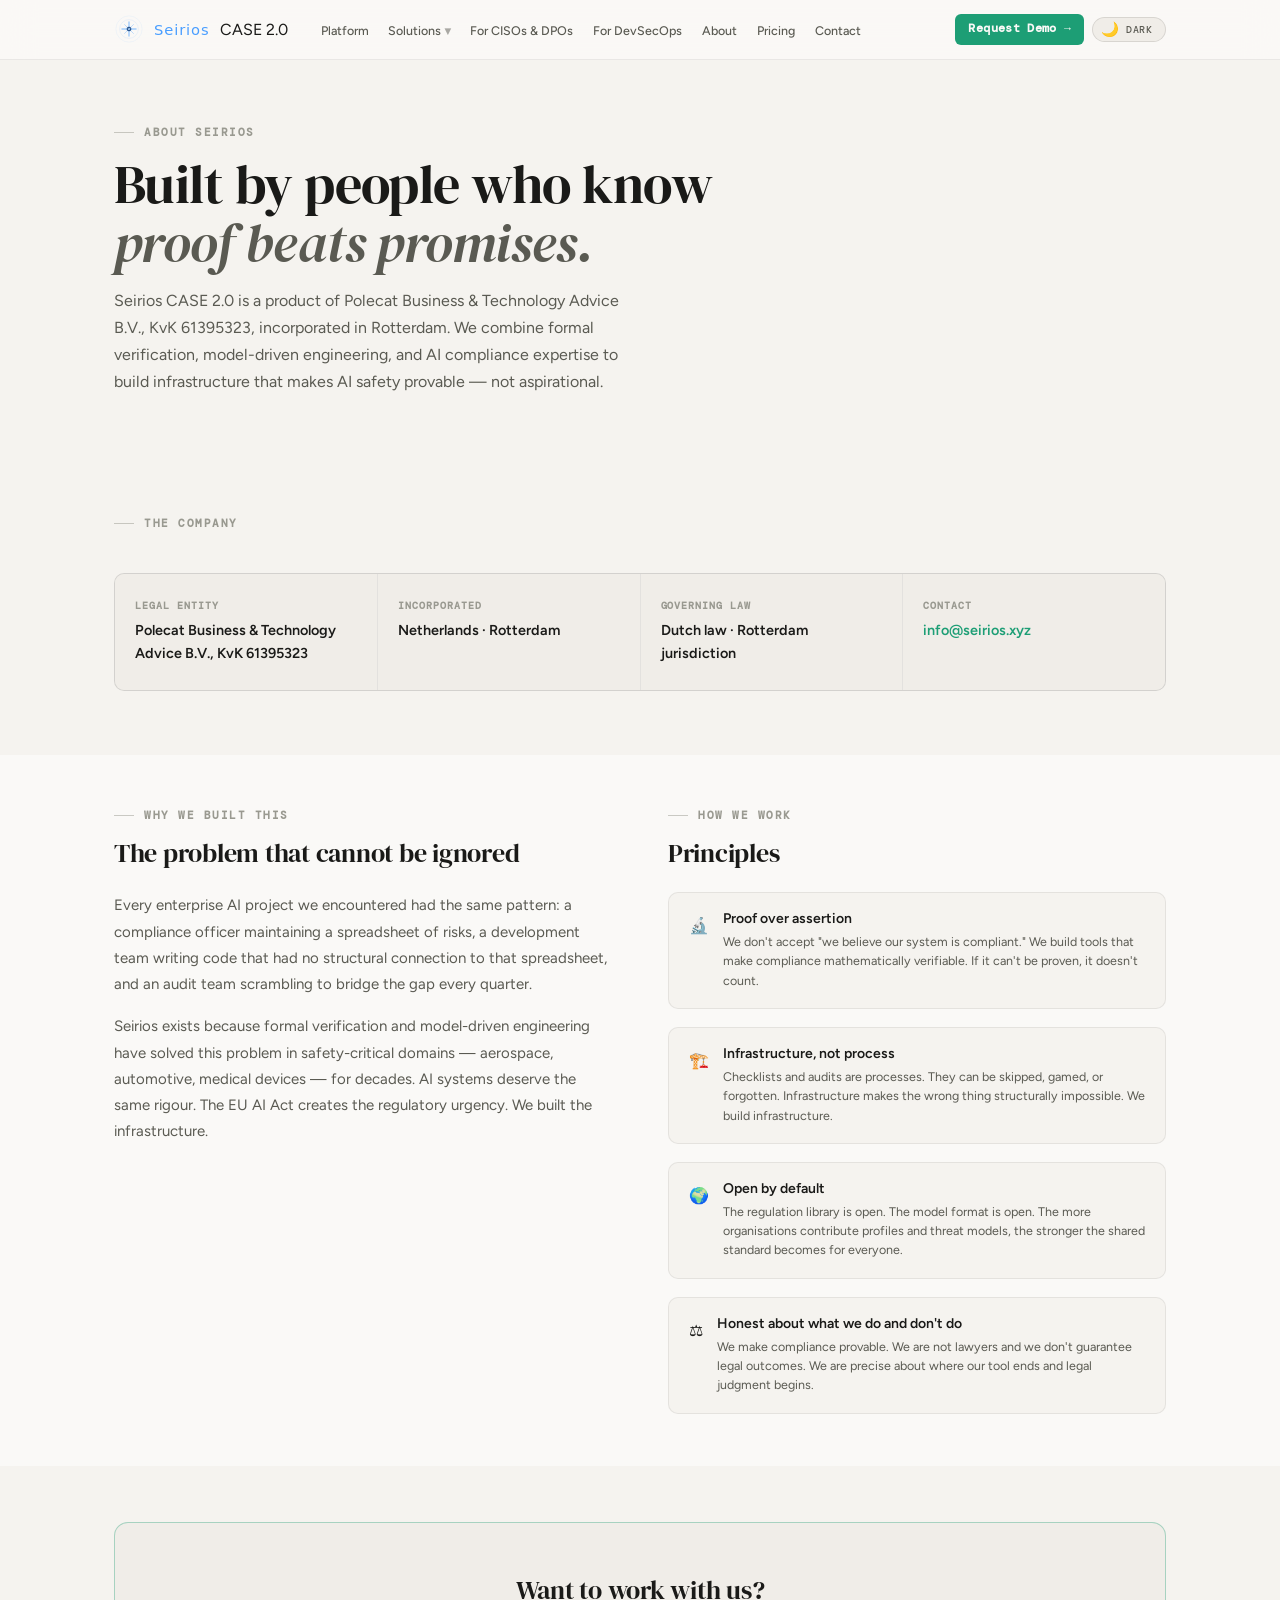
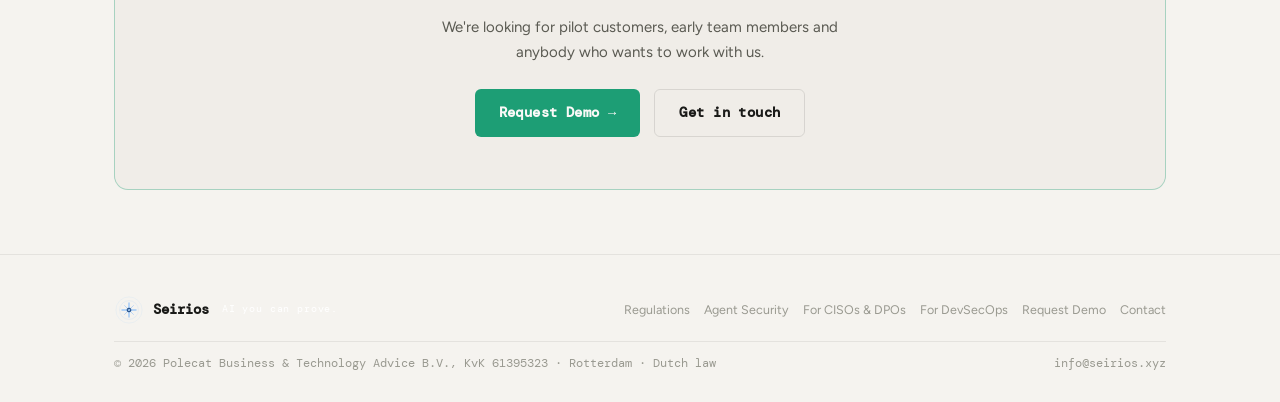
<file: pages/about.html>
<!DOCTYPE html>
<html lang="en">
<head>
  <!-- Nav CSS: self-contained, no external dependency -->
  <style>
    /* Prevent horizontal overflow on mobile */
    html, body { overflow-x: hidden !important; max-width: 100vw !important; }
    .nav { overflow: visible; }
    .nav-inner { overflow: visible; }
    /* Nav bar */
    .nav {
      position: fixed; top: 0; left: 0; right: 0; z-index: 100;
      height: 60px; display: flex; align-items: center;
      background: rgba(250,249,247,0.92);
      backdrop-filter: blur(12px);
      border-bottom: 0.5px solid rgba(0,0,0,0.07);
    }
    [data-theme="dark"] .nav { background: rgba(8,12,20,0.88); }
    .nav-inner {
      display: flex; align-items: center;
      width: 100%; max-width: 1100px; margin: 0 auto; padding: 0 24px;
    }
    .nav-logo { display: flex; align-items: center; gap: 10px; text-decoration: none; color: inherit; flex-shrink: 0; }
    .nav-logo-mark { width: 32px; height: 32px; display: flex; align-items: center; justify-content: center; flex-shrink: 0; background: none; border: none; padding: 0; }
    [data-theme="dark"] .nav-logo-mark { background: none; }
    .nav-logo-text { font-family: 'DM Mono', monospace; font-weight: 600; font-size: 0.92rem; letter-spacing: 0.04em; }
    /* Desktop links */
    .nav-links { display: flex; align-items: center; gap: 2px; list-style: none; margin: 0 auto 0 24px; padding: 0; }
    .nav-links a, .nav-dropdown-trigger {
      color: #5a5a52; text-decoration: none; font-size: 0.78rem; font-weight: 500;
      padding: 5px 9px; border-radius: 4px; transition: all 0.15s;
      background: none; border: none; cursor: pointer; font-family: inherit;
      white-space: nowrap;
    }
    [data-theme="dark"] .nav-links a, [data-theme="dark"] .nav-dropdown-trigger { color: #8a9bb0; }
    .nav-links a:hover, .nav-dropdown-trigger:hover { color: #1a1a18; background: #f0ede8; }
    [data-theme="dark"] .nav-links a:hover, [data-theme="dark"] .nav-dropdown-trigger:hover { color: #e8edf4; background: #162030; }
    .nav-links a.active { color: #1D9E75; }
    [data-theme="dark"] .nav-links a.active { color: #00e0ff; }
    /* Dropdown */
    .nav-dropdown { position: relative; list-style: none; }
    .nav-dropdown-trigger { display: inline-flex; align-items: center; gap: 4px; }
    .nav-dropdown-arrow { font-size: 0.55rem; }
    .nav-dropdown-menu {
      position: absolute; top: calc(100% + 8px); left: 0; min-width: 200px;
      background: #faf9f7; border: 0.5px solid rgba(0,0,0,0.10); border-radius: 10px;
      box-shadow: 0 4px 24px rgba(0,0,0,0.1); padding: 6px;
      opacity: 0; visibility: hidden; transform: translateY(-4px);
      transition: all 0.15s; z-index: 200;
    }
    [data-theme="dark"] .nav-dropdown-menu { background: #111927; border-color: rgba(255,255,255,0.1); }
    .nav-dropdown:hover .nav-dropdown-menu,
    .nav-dropdown:focus-within .nav-dropdown-menu { opacity: 1; visibility: visible; transform: translateY(0); }
    .nav-dropdown-item { display: flex; align-items: flex-start; gap: 10px; padding: 9px 12px; border-radius: 6px; text-decoration: none; }
    .nav-dropdown-item:hover { background: #f0ede8; }
    [data-theme="dark"] .nav-dropdown-item:hover { background: #162030; }
    .nav-dropdown-item-icon { font-size: 0.875rem; flex-shrink: 0; margin-top: 1px; }
    .nav-dropdown-item-text strong { display: block; font-size: 0.78rem; font-weight: 600; color: #1a1a18; margin-bottom: 1px; }
    [data-theme="dark"] .nav-dropdown-item-text strong { color: #e8edf4; }
    .nav-dropdown-item-text span { font-size: 0.7rem; color: #999990; line-height: 1.4; }
    .nav-dropdown-divider { height: 0.5px; background: rgba(0,0,0,0.07); margin: 4px 6px; }
    /* Right side */
    .nav-right { display: flex; align-items: center; gap: 8px; margin-left: 12px; flex-shrink: 0; }
    /* Theme toggle */
    .theme-toggle {
      display: inline-flex; align-items: center; gap: 6px;
      background: #f0ede8; border: 0.5px solid rgba(0,0,0,0.10); border-radius: 999px;
      padding: 4px 12px 4px 8px; cursor: pointer;
      font-family: monospace; font-size: 0.65rem; font-weight: 600;
      color: #5a5a52; letter-spacing: 0.04em; text-transform: uppercase;
      transition: all 0.15s;
    }
    [data-theme="dark"] .theme-toggle { background: #162030; border-color: rgba(255,255,255,0.1); color: #8a9bb0; }
    /* Hamburger — hidden on desktop, flex on mobile via media query */
    .nav-hamburger {
      display: none !important;
      width: 40px; height: 40px; background: none; border: none;
      cursor: pointer; padding: 8px; border-radius: 4px; margin-left: auto; flex-shrink: 0;
    }
    .nav-hamburger span {
      display: block; width: 20px; height: 2px; background: #1a1a18;
      border-radius: 2px; transition: all 0.22s ease; transform-origin: center;
    }
    [data-theme="dark"] .nav-hamburger span { background: #e8edf4; }
    .nav-hamburger.open span:nth-child(1) { transform: translateY(7px) rotate(45deg); }
    .nav-hamburger.open span:nth-child(2) { opacity: 0; transform: scaleX(0); }
    .nav-hamburger.open span:nth-child(3) { transform: translateY(-7px) rotate(-45deg); }
    /* Mobile drawer — HIDDEN by default using display:none */
    .nav-mobile {
      display: none; /* JS adds .open which changes to block */
      position: fixed; top: 60px; left: 0; right: 0; z-index: 99;
      background: #faf9f7; border-bottom: 0.5px solid rgba(0,0,0,0.07);
      box-shadow: 0 8px 24px rgba(0,0,0,0.08);
      padding: 12px 0 16px;
      animation: slideDown 0.2s ease;
    }
    [data-theme="dark"] .nav-mobile { background: #0d1421; }
    @keyframes slideDown { from { opacity: 0; transform: translateY(-8px); } to { opacity: 1; transform: translateY(0); } }
    .nav-mobile a {
      display: block; padding: 11px 24px; color: #5a5a52; text-decoration: none;
      font-size: 0.9rem; font-weight: 500; transition: all 0.15s;
    }
    [data-theme="dark"] .nav-mobile a { color: #8a9bb0; }
    .nav-mobile a:hover { color: #1a1a18; background: #f0ede8; }
    [data-theme="dark"] .nav-mobile a:hover { color: #e8edf4; background: #162030; }
    .nav-mobile a.active { color: #1D9E75; }
    [data-theme="dark"] .nav-mobile a.active { color: #00e0ff; }
    .nav-mobile-group {
      padding: 10px 24px 4px; font-family: monospace; font-size: 0.62rem;
      font-weight: 700; text-transform: uppercase; letter-spacing: 0.12em; color: #999990;
    }
    .nav-mobile-sub { padding-left: 36px !important; font-size: 0.85rem !important; }
    .nav-mobile-divider { height: 0.5px; background: rgba(0,0,0,0.07); margin: 6px 24px; }
    [data-theme="dark"] .nav-mobile-divider { background: rgba(255,255,255,0.06); }
    /* Mobile breakpoint */
    @media (max-width: 900px) {
      .nav-links     { display: none !important; visibility: hidden !important; }
      .nav-right     { display: none !important; visibility: hidden !important; }
      .nav-hamburger {
        display: flex !important;
        visibility: visible !important;
        opacity: 1 !important;
        flex-direction: column;
        justify-content: center;
        align-items: center;
        gap: 5px;
      }
    }

    /* ── DESIGN SYSTEM ── */
/* ============================================================
   SEIRIOS DESIGN SYSTEM — DUAL THEME
   Light (default): DM Serif Display + DM Mono + Figtree — warm, document-like
   Dark (toggle):   Space Mono + DM Sans — deep navy security aesthetic
   ============================================================ */



/* ── LIGHT THEME (default) ── */
:root {
  /* Backgrounds */
  --bg-void:        #faf9f7;
  --bg-deep:        #f5f3ef;
  --bg-surface:     #f0ede8;
  --bg-raised:      #ebe7e1;
  --bg-card:        #f5f3ef;

  /* Borders */
  --border-dim:     rgba(0,0,0,0.07);
  --border-subtle:  rgba(0,0,0,0.10);
  --border-accent:  rgba(29,158,117,0.35);

  /* Accent colours */
  --cyan:           #1D9E75;
  --cyan-dim:       rgba(29,158,117,0.10);
  --cyan-glow:      rgba(29,158,117,0.06);
  --green:          #0F6E56;
  --green-dim:      rgba(15,110,86,0.10);
  --amber:          #BA7517;
  --amber-dim:      rgba(186,117,23,0.10);
  --red:            #C0392B;
  --red-dim:        rgba(192,57,43,0.08);

  /* Text */
  --text-primary:   #1a1a18;
  --text-secondary: #5a5a52;
  --text-muted:     #999990;
  --text-cyan:      #1D9E75;
  --text-green:     #0F6E56;

  /* Typography */
  --font-display:   'DM Serif Display', Georgia, serif;
  --font-mono:      'DM Mono', 'Courier New', monospace;
  --font-body:      'Figtree', system-ui, sans-serif;

  /* Shape */
  --radius-sm:      3px;
  --radius-md:      6px;
  --radius-lg:      10px;
  --radius-xl:      14px;

  /* Shadows */
  --shadow-card:    0 1px 3px rgba(0,0,0,0.06), 0 4px 12px rgba(0,0,0,0.04);
  --shadow-glow:    0 0 20px rgba(29,158,117,0.08);

  --transition:     0.2s cubic-bezier(0.4, 0, 0.2, 1);

  /* Nav height */
  --nav-h: 60px;
}

/* ── DARK THEME ── */
[data-theme="dark"] {
  --bg-void:        #080c14;
  --bg-deep:        #0d1421;
  --bg-surface:     #111927;
  --bg-raised:      #162030;
  --bg-card:        #1a2638;

  --border-dim:     rgba(255,255,255,0.06);
  --border-subtle:  rgba(255,255,255,0.10);
  --border-accent:  rgba(0,224,255,0.25);

  --cyan:           #00e0ff;
  --cyan-dim:       rgba(0,224,255,0.15);
  --cyan-glow:      rgba(0,224,255,0.08);
  --green:          #00ff88;
  --green-dim:      rgba(0,255,136,0.12);
  --amber:          #ffaa00;
  --amber-dim:      rgba(255,170,0,0.12);
  --red:            #ff4466;
  --red-dim:        rgba(255,68,102,0.12);

  --text-primary:   #e8edf4;
  --text-secondary: #8a9bb0;
  --text-muted:     #4a5a6e;
  --text-cyan:      #00e0ff;
  --text-green:     #00ff88;

  --font-display:   'Space Mono', 'Courier New', monospace;
  --font-mono:      'Space Mono', 'Courier New', monospace;
  --font-body:      'DM Sans', system-ui, sans-serif;

  --shadow-card:    0 1px 3px rgba(0,0,0,0.4), 0 4px 16px rgba(0,0,0,0.3);
  --shadow-glow:    0 0 24px rgba(0,224,255,0.12);
}

/* ── Dark theme ambient glow ── */
[data-theme="dark"] body::before {
  content: '';
  position: fixed;
  inset: 0;
  background-image:
    radial-gradient(ellipse 80% 50% at 20% -10%, rgba(0,224,255,0.04) 0%, transparent 60%),
    radial-gradient(ellipse 60% 40% at 80% 110%, rgba(0,255,136,0.03) 0%, transparent 60%);
  pointer-events: none;
  z-index: 0;
}

/* ── Reset ── */
*, *::before, *::after { box-sizing: border-box; margin: 0; padding: 0; }
html { scroll-behavior: smooth; -webkit-font-smoothing: antialiased; text-rendering: optimizeLegibility; }

body {
  font-family: var(--font-body);
  background: var(--bg-void);
  color: var(--text-primary);
  line-height: 1.6;
  min-height: 100vh;
  overflow-x: hidden;
  transition: background 0.3s ease, color 0.3s ease;
}

/* ── Typography ── */
h1, h2, h3, h4, h5, h6 {
  font-family: var(--font-display);
  line-height: 1.2;
}

/* Light: serif display headings */
:root h1, :root h2 {
  font-weight: 400;
  letter-spacing: -0.01em;
}
:root h3, :root h4 {
  font-family: var(--font-body);
  font-weight: 600;
}

/* Dark: mono headings */
[data-theme="dark"] h1,
[data-theme="dark"] h2,
[data-theme="dark"] h3,
[data-theme="dark"] h4 {
  font-weight: 700;
  letter-spacing: -0.02em;
}

.display-xl { font-size: clamp(2.2rem, 4.5vw, 3.4rem); line-height: 1.08; }
.display-lg { font-size: clamp(1.7rem, 3vw, 2.5rem); line-height: 1.12; }
.display-md { font-size: clamp(1.2rem, 2vw, 1.65rem); line-height: 1.2; }

.mono       { font-family: var(--font-mono); }
.text-cyan  { color: var(--cyan); }
.text-green { color: var(--green); }
.text-amber { color: var(--amber); }
.text-muted { color: var(--text-muted); }
.text-secondary { color: var(--text-secondary); }

/* Serif italic accent (light only) */
em.accent { font-style: italic; color: var(--text-secondary); }

/* ── Layout ── */
.container { max-width: 1100px; margin: 0 auto; padding: 0 24px; }
.section    { padding: 52px 0; position: relative; z-index: 1; }
.section-sm { padding: 36px 0;  position: relative; z-index: 1; }

/* ── Navigation ── */
.nav {
  position: fixed; top: 0; left: 0; right: 0;
  z-index: 100;
  height: var(--nav-h);
  display: flex; align-items: center;
  background: rgba(250,249,247,0.92);
  backdrop-filter: blur(16px) saturate(130%);
  border-bottom: 0.5px solid var(--border-dim);
  transition: background 0.3s ease, border-color 0.3s ease;
}
[data-theme="dark"] .nav {
  background: rgba(8,12,20,0.88);
}

.nav-inner {
  display: flex; align-items: center; justify-content: space-between;
  width: 100%; max-width: 1100px; margin: 0 auto; padding: 0 24px;
}

.nav-logo {
  display: flex; align-items: center; gap: 10px;
  text-decoration: none; color: var(--text-primary);
}

.nav-logo-mark {
  width: 30px; height: 30px;
  background: var(--cyan);
  border-radius: 5px;
  display: flex; align-items: center; justify-content: center;
  font-family: var(--font-mono); font-size: 12px; font-weight: 600;
  color: var(--bg-void);
  transition: background 0.3s ease;
}
[data-theme="dark"] .nav-logo-mark {
  box-shadow: 0 0 14px rgba(0,224,255,0.25);
}

.nav-logo-text {
  font-family: var(--font-mono);
  font-weight: 600; font-size: 0.9rem;
  letter-spacing: 0.02em;
}


/* ── Dropdown ── */
.nav-dropdown {
  position: relative;
  list-style: none;
}
.nav-dropdown-trigger {
  display: inline-flex; align-items: center; gap: 4px;
  color: var(--text-secondary); text-decoration: none;
  font-size: 0.78rem; font-weight: 500;
  padding: 4px 8px; border-radius: var(--radius-sm);
  cursor: pointer; white-space: nowrap;
  transition: all var(--transition);
  background: none; border: none; font-family: var(--font-body);
}
.nav-dropdown-trigger:hover { color: var(--text-primary); background: var(--bg-surface); }
.nav-dropdown-trigger.active { color: var(--cyan); }
.nav-dropdown-arrow {
  font-size: 0.55rem; opacity: 0.5;
  transition: transform var(--transition);
  margin-top: 1px;
}
.nav-dropdown:hover .nav-dropdown-arrow,
.nav-dropdown:focus-within .nav-dropdown-arrow { transform: rotate(180deg); }

.nav-dropdown-menu {
  position: absolute;
  top: calc(100% + 8px);
  left: 0;
  min-width: 200px;
  background: var(--bg-void);
  border: 0.5px solid var(--border-subtle);
  border-radius: var(--radius-lg);
  box-shadow: var(--shadow-card), 0 8px 24px rgba(0,0,0,0.08);
  padding: 6px;
  opacity: 0;
  visibility: hidden;
  transform: translateY(-4px);
  transition: all var(--transition);
  z-index: 200;
}
[data-theme="dark"] .nav-dropdown-menu {
  box-shadow: var(--shadow-card), 0 8px 32px rgba(0,0,0,0.4);
}
.nav-dropdown:hover .nav-dropdown-menu,
.nav-dropdown:focus-within .nav-dropdown-menu {
  opacity: 1; visibility: visible; transform: translateY(0);
}
.nav-dropdown-item {
  display: flex; align-items: flex-start; gap: 10px;
  padding: 9px 12px; border-radius: var(--radius-md);
  text-decoration: none; transition: background var(--transition);
}
.nav-dropdown-item:hover { background: var(--bg-surface); }
.nav-dropdown-item-icon {
  font-size: 0.875rem; flex-shrink: 0; margin-top: 1px;
}
.nav-dropdown-item-text strong {
  display: block; font-size: 0.78rem; font-weight: 600;
  color: var(--text-primary); margin-bottom: 1px;
}
.nav-dropdown-item-text span {
  font-size: 0.7rem; color: var(--text-muted); line-height: 1.4;
}
.nav-dropdown-divider {
  height: 0.5px; background: var(--border-dim); margin: 4px 6px;
}


/* ── Theme toggle ── */
.theme-toggle {
  display: flex; align-items: center; gap: 6px;
  background: var(--bg-surface);
  border: 0.5px solid var(--border-subtle);
  border-radius: 999px;
  padding: 4px 12px 4px 8px;
  cursor: pointer;
  font-family: var(--font-mono);
  font-size: 0.68rem;
  font-weight: 500;
  color: var(--text-secondary);
  letter-spacing: 0.04em;
  transition: all var(--transition);
  white-space: nowrap;
}
.theme-toggle:hover {
  border-color: var(--border-accent);
  color: var(--text-primary);
}
.theme-toggle-icon { font-size: 0.9rem; line-height: 1; }
.theme-toggle-label { text-transform: uppercase; letter-spacing: 0.08em; font-size: 0.65rem; }

/* ── Buttons ── */
.btn {
  display: inline-flex; align-items: center; gap: 7px;
  padding: 9px 18px;
  border-radius: var(--radius-md);
  font-family: var(--font-mono);
  font-size: 0.78rem; font-weight: 600;
  text-decoration: none; cursor: pointer; border: none;
  transition: all var(--transition);
  white-space: nowrap; letter-spacing: 0.03em;
}
.btn-primary {
  background: var(--cyan); color: var(--bg-void);
}
.btn-primary:hover { filter: brightness(1.08); transform: translateY(-1px); }
[data-theme="dark"] .btn-primary {
  box-shadow: 0 0 18px rgba(0,224,255,0.2);
}
[data-theme="dark"] .btn-primary:hover {
  box-shadow: 0 0 28px rgba(0,224,255,0.35);
}

.btn-outline {
  background: transparent; color: var(--text-primary);
  border: 0.5px solid var(--border-subtle);
}
.btn-outline:hover {
  border-color: var(--border-accent); color: var(--cyan);
  background: var(--cyan-glow);
}
.btn-ghost { background: transparent; color: var(--text-secondary); padding: 9px 14px; }
.btn-ghost:hover { color: var(--text-primary); }
.btn-lg { padding: 12px 24px; font-size: 0.85rem; }
.btn-sm { padding: 6px 13px; font-size: 0.72rem; }

/* ── Cards ── */
.card {
  background: var(--bg-card);
  border: 0.5px solid var(--border-dim);
  border-radius: var(--radius-lg);
  padding: 24px;
  box-shadow: var(--shadow-card);
  transition: border-color var(--transition), box-shadow var(--transition);
}
.card:hover { border-color: var(--border-accent); box-shadow: var(--shadow-card), var(--shadow-glow); }

/* ── Badges ── */
.badge {
  display: inline-flex; align-items: center; gap: 5px;
  padding: 3px 9px; border-radius: 999px;
  font-family: var(--font-mono); font-size: 0.66rem; font-weight: 600;
  letter-spacing: 0.06em; text-transform: uppercase;
}
.badge-cyan  { background: var(--cyan-dim);  color: var(--cyan);  border: 0.5px solid var(--border-accent); }
.badge-green { background: var(--green-dim); color: var(--green); border: 0.5px solid rgba(15,110,86,0.2); }
.badge-amber { background: var(--amber-dim); color: var(--amber); border: 0.5px solid rgba(186,117,23,0.2); }
.badge-red   { background: var(--red-dim);   color: var(--red);   border: 0.5px solid rgba(192,57,43,0.15); }
[data-theme="dark"] .badge-green { border-color: rgba(0,255,136,0.2); }
[data-theme="dark"] .badge-amber { border-color: rgba(255,170,0,0.2); }
[data-theme="dark"] .badge-red   { border-color: rgba(255,68,102,0.2); }

/* ── Section label ── */
.section-label {
  font-family: var(--font-mono);
  font-size: 0.67rem; font-weight: 600;
  letter-spacing: 0.14em; text-transform: uppercase;
  color: var(--cyan); margin-bottom: 14px;
  display: flex; align-items: center; gap: 10px;
}
.section-label::before {
  content: ''; display: block;
  width: 20px; height: 1px;
  background: var(--cyan); opacity: 0.5;
}

/* Light theme: section label uses border accent not cyan */
:root .section-label { color: var(--text-muted); }
:root .section-label::before { background: var(--text-muted); }

/* ── Stat grid ── */
.stat-grid {
  display: grid; grid-template-columns: repeat(4, 1fr);
  gap: 1px; background: var(--border-dim);
  border: 0.5px solid var(--border-dim);
  border-radius: var(--radius-lg); overflow: hidden;
}
.stat-item {
  background: var(--bg-surface); padding: 24px 20px; text-align: center;
}
.stat-value {
  font-family: var(--font-mono); font-size: 1.75rem; font-weight: 600;
  color: var(--cyan); line-height: 1; margin-bottom: 5px;
}
:root .stat-value { color: var(--text-primary); }
.stat-label { font-size: 0.72rem; color: var(--text-muted); text-transform: uppercase; letter-spacing: 0.08em; }

/* ── Terminal ── */
.terminal {
  background: #070b12;
  border: 0.5px solid var(--border-subtle);
  border-radius: var(--radius-lg); overflow: hidden;
  font-family: var(--font-mono);
  box-shadow: var(--shadow-card);
}
:root .terminal { background: #1a1a18; border-color: rgba(0,0,0,0.15); }

.terminal-bar {
  display: flex; align-items: center; gap: 7px;
  padding: 9px 14px;
  background: var(--bg-raised); border-bottom: 0.5px solid var(--border-dim);
}
.terminal-dot { width: 9px; height: 9px; border-radius: 50%; }
.dot-red    { background: #ff5f56; }
.dot-yellow { background: #ffbd2e; }
.dot-green  { background: #27c93f; }
.terminal-title { font-size: 0.7rem; color: var(--text-muted); margin-left: 6px; letter-spacing: 0.04em; }

.terminal-body { padding: 18px 22px; font-size: 0.78rem; line-height: 1.7; }

/* Terminal always sits on a dark background — hardcode light text for both themes */
.t-cmd   { color: #e8edf4; }
.t-dim   { color: #5a6a7e; }
.t-pass  { color: #3ecf8e; }
.t-fail  { color: #ff6b6b; }
.t-warn  { color: #f5a623; }
.t-info  { color: #5bc8e8; }

/* ── Analogy block (light) ── */
.analogy {
  background: var(--bg-void);
  border: 0.5px solid var(--border-dim);
  border-left: 3px solid var(--cyan);
  border-radius: 0 var(--radius-md) var(--radius-md) 0;
  padding: 16px 20px;
}
.analogy p { font-size: 0.9375rem; line-height: 1.7; color: var(--text-secondary); }
.analogy strong { font-weight: 600; color: var(--text-primary); }

/* ── Divider ── */
.divider { height: 0.5px; background: var(--border-dim); }

/* ── Footer ── */
.footer {
  background: var(--bg-deep);
  border-top: 0.5px solid var(--border-dim);
  padding: 40px 0 28px; position: relative; z-index: 1;
}

/* ── Animations ── */
@keyframes star-pulse {
  0%,100%{opacity:1} 50%{opacity:0.45}
}
@keyframes fadeInUp {
  from { opacity: 0; transform: translateY(16px); }
  to   { opacity: 1; transform: translateY(0); }
}
@keyframes pulse-amber {
  0%, 100% { opacity: 1; }
  50%       { opacity: 0.6; }
}

/* ── Responsive ── */
@media (max-width: 900px) {
  .section    { padding: 40px 0; }
  .section-sm { padding: 28px 0; }
}
@media (max-width: 600px) {
  .section    { padding: 32px 0; }
  .section-sm { padding: 22px 0; }
  .stat-grid  { grid-template-columns: repeat(2, 1fr); font-size: 0.85em; }
}
}

            /* ── CASE 2.0 badge ── */
    .nav-product-badge {
      display: inline-flex; align-items: center;
      background: rgba(29,158,117,0.10);
      border: 0.5px solid rgba(29,158,117,0.35);
      border-radius: 4px; padding: 2px 7px;
      font-family: var(--font-mono);
      font-size: 0.58rem; font-weight: 600;
      letter-spacing: 0.09em; text-transform: uppercase;
      color: #1D9E75; margin-left: 5px; white-space: nowrap;
    }
    [data-theme="dark"] .nav-product-badge {
      background: rgba(0,224,255,0.12);
      border-color: rgba(0,224,255,0.30);
      color: #00e0ff;
    }
    /* ── Seirios star mark — no background ── */
    .nav-logo-mark { background: none !important; border-radius: 0 !important; }
    @keyframes star-pulse { 0%,100%{opacity:1} 50%{opacity:0.4} }
    /* Nav wordmark: mint green light, white dark */
    .nav-logo-text { font-family: -apple-system, 'Segoe UI', system-ui, sans-serif !important; font-weight: 500; font-size: 0.92rem; letter-spacing: 0.06em; color: #4a9eff !important; }
    [data-theme="dark"] .nav-logo-text { color: #4a9eff !important; }
  </style>
  <meta charset="UTF-8" />
  <link rel="preconnect" href="https://fonts.googleapis.com">
  <link rel="preconnect" href="https://fonts.gstatic.com" crossorigin>
  <link rel="stylesheet" href="https://fonts.googleapis.com/css2?family=DM+Serif+Display:ital@0;1&family=DM+Mono:wght@400;500;600&family=Figtree:wght@400;500;600;700&family=Space+Mono:wght@400;700&family=DM+Sans:ital,opsz,wght@0,9..40,300;0,9..40,400;0,9..40,500;0,9..40,600&display=swap">
  <meta name="viewport" content="width=device-width, initial-scale=1.0" />
  <title>Seirios — About</title>
  <meta name="description" content="Seirios is built by a team combining formal verification, model-driven engineering, and AI compliance expertise. Seirios B.V., Amsterdam." />
  <link rel="icon" type="image/svg+xml" href="/assets/favicon.svg" />
  <script src="../js/theme.js"></script>
  <style>
    .about-hero {
      padding: calc(var(--nav-h) + 64px) 0 64px;
      position: relative; z-index: 1;
      background: var(--bg-deep);
    }

    /* ── Team grid ── */
    .team-grid {
      display: grid;
      grid-template-columns: repeat(3, 1fr);
      gap: 20px;
      margin-top: 40px;
    }

    .person-card {
      background: var(--bg-card);
      border: 0.5px solid var(--border-dim);
      border-radius: var(--radius-xl);
      padding: 28px 24px;
      transition: all var(--transition);
    }
    .person-card:hover { border-color: var(--border-accent); box-shadow: var(--shadow-glow); }

    .person-card.placeholder {
      border-style: dashed;
      opacity: 0.6;
    }
    .person-card.placeholder:hover { opacity: 0.8; }

    .avatar {
      width: 56px; height: 56px;
      border-radius: 50%;
      background: var(--cyan-dim);
      border: 0.5px solid var(--border-accent);
      display: flex; align-items: center; justify-content: center;
      font-family: var(--font-mono);
      font-size: 1rem; font-weight: 700;
      color: var(--cyan);
      margin-bottom: 16px;
    }
    :root .avatar { color: var(--green); background: var(--green-dim); border-color: rgba(15,110,86,0.2); }

    .avatar-placeholder {
      background: var(--bg-raised);
      color: var(--text-muted);
      border-color: var(--border-dim);
    }

    .person-name {
      font-family: var(--font-mono);
      font-size: 0.875rem; font-weight: 600;
      color: var(--text-primary);
      margin-bottom: 3px;
    }
    :root .person-name { font-family: var(--font-body); }

    .person-title {
      font-family: var(--font-mono);
      font-size: 0.67rem;
      color: var(--text-muted);
      text-transform: uppercase;
      letter-spacing: 0.08em;
      margin-bottom: 14px;
    }

    .person-bio {
      font-size: 0.8125rem;
      color: var(--text-secondary);
      line-height: 1.6;
      margin-bottom: 16px;
    }

    .person-links {
      display: flex;
      gap: 8px;
      flex-wrap: wrap;
    }

    /* ── Company facts ── */
    .facts-grid {
      display: grid;
      grid-template-columns: repeat(4, 1fr);
      gap: 1px;
      background: var(--border-dim);
      border: 0.5px solid var(--border-dim);
      border-radius: var(--radius-lg);
      overflow: hidden;
      margin-top: 40px;
    }
    .fact-item {
      background: var(--bg-surface);
      padding: 24px 20px;
    }
    .fact-label {
      font-family: var(--font-mono);
      font-size: 0.62rem; font-weight: 600;
      text-transform: uppercase; letter-spacing: 0.1em;
      color: var(--text-muted); margin-bottom: 6px;
    }
    .fact-value {
      font-size: 0.9rem;
      font-weight: 600;
      color: var(--text-primary);
    }
    :root .fact-value { font-family: var(--font-body); }

    /* ── Story section ── */
    .story-grid {
      display: grid;
      grid-template-columns: 1fr 1fr;
      gap: 56px;
      align-items: start;
    }

    .story-body p {
      font-size: 0.9375rem;
      color: var(--text-secondary);
      line-height: 1.75;
      margin-bottom: 16px;
    }
    .story-body p:last-child { margin-bottom: 0; }

    /* ── Values ── */
    .values-list {
      display: flex;
      flex-direction: column;
      gap: 18px;
    }
    .value-item {
      display: flex;
      gap: 14px;
      padding: 18px 20px;
      background: var(--bg-card);
      border: 0.5px solid var(--border-dim);
      border-radius: var(--radius-lg);
    }
    .value-icon { font-size: 1rem; flex-shrink: 0; margin-top: 2px; }
    .value-item h4 { font-size: 0.875rem; margin-bottom: 4px; }
    :root .value-item h4 { font-family: var(--font-body); font-weight: 600; }
    .value-item p { font-size: 0.78rem; color: var(--text-secondary); line-height: 1.55; }

    @media (max-width: 900px) {
      .team-grid { grid-template-columns: 1fr 1fr; }
      .facts-grid { grid-template-columns: 1fr 1fr; }
      .story-grid { grid-template-columns: 1fr; }
    }
    @media (max-width: 600px) {
      .team-grid { grid-template-columns: 1fr; }
    }
  </style>
  <!-- build: 2026-03-22 22:02:23 -->
</head>
<body>

  <nav class="nav">
    <div class="nav-inner">
      <a href="../index.html" class="nav-logo">
        <svg class="nav-logo-mark seirios-mark" width="32" height="32" viewBox="0 0 32 32" xmlns="http://www.w3.org/2000/svg" aria-label="Seirios">
        <!-- Outer glow ring -->
        <circle cx="16" cy="16" r="14" fill="none" stroke="#4a9eff" stroke-width="0.5" opacity="0.15"/>
        <circle cx="16" cy="16" r="10" fill="none" stroke="#4a9eff" stroke-width="0.5" opacity="0.2"/>
        <!-- 8-point star cross -->
        <line x1="8.5" y1="16" x2="23.5" y2="16" stroke="#4a9eff" stroke-width="1.5" stroke-linecap="round" opacity="0.5"/>
        <line x1="16" y1="8.5" x2="16" y2="23.5" stroke="#4a9eff" stroke-width="1.5" stroke-linecap="round" opacity="0.5"/>
        <!-- Diagonals -->
        <line x1="11.2" y1="11.2" x2="20.8" y2="20.8" stroke="#4a9eff" stroke-width="1.0" stroke-linecap="round" opacity="0.35"/>
        <line x1="20.8" y1="11.2" x2="11.2" y2="20.8" stroke="#4a9eff" stroke-width="1.0" stroke-linecap="round" opacity="0.35"/>
        <!-- Core -->
        <circle cx="16" cy="16" r="2.5" fill="#1a3d6e" stroke="#4a9eff" stroke-width="0.25" opacity="0.9"/>
        <circle cx="16" cy="16" r="1" fill="#8bc4ff"/>
        <circle cx="16" cy="16" r="0.4" fill="#ffffff"/>
        <!-- Tick -->
        <path d="M15.2 16 L15.8 16.6 L17 15.3" fill="none" stroke="#ffffff" stroke-width="0.4" stroke-linecap="round" stroke-linejoin="round"/>
      </svg>
        <span class="nav-logo-text">Seirios</span><span class="nav-product-badge">CASE 2.0</span>
      </a>
      <ul class="nav-links">
        <li><a href="../index.html#platform">Platform</a></li>
        <li class="nav-dropdown">
          <button class="nav-dropdown-trigger">Solutions <span class="nav-dropdown-arrow">▼</span></button>
          <div class="nav-dropdown-menu">
            <a class="nav-dropdown-item" href="regulations.html"><span class="nav-dropdown-item-icon">📋</span><span class="nav-dropdown-item-text"><strong>Regulations &amp; Frameworks</strong><span>26 safety &amp; compliance profiles</span></span></a>
            <div class="nav-dropdown-divider"></div>
            <a class="nav-dropdown-item" href="ai-agent-security.html"><span class="nav-dropdown-item-icon">🤖</span><span class="nav-dropdown-item-text"><strong>AI Agent Security</strong><span>Formally bounded agent deployments</span></span></a>
          </div>
        </li>
        <li><a href="../for-ciso.html">For CISOs &amp; DPOs</a></li>
        <li><a href="../for-devops.html">For DevSecOps</a></li>
        <li><a href="about.html">About</a></li>
        <li><a href="../index.html#pricing">Pricing</a></li>
        <li><a href="mailto:info@seirios.xyz">Contact</a></li>
      </ul>
      <div class="nav-right">
        <a href="request-demo.html" class="btn btn-primary btn-sm">Request Demo →</a>
        <button class="theme-toggle" aria-label="Switch to dark mode"><span class="theme-toggle-icon">🌙</span><span class="theme-toggle-label">Dark</span></button>
      </div>
      <button class="nav-hamburger" id="nav-hamburger" aria-label="Open menu" aria-expanded="false"><span></span><span></span><span></span></button>
    </div>
  </nav>

  <div class="nav-mobile" id="nav-mobile">
    <a href="../index.html#platform">Platform</a>
    <div class="nav-mobile-group">Solutions</div>
    <a href="regulations.html" class="nav-mobile-sub">📋 Regulations &amp; Frameworks</a>
    <a href="ai-agent-security.html" class="nav-mobile-sub">🤖 AI Agent Security</a>
    <div class="nav-mobile-divider"></div>
    <a href="../for-ciso.html">For CISOs &amp; DPOs</a>
    <a href="../for-devops.html">For DevSecOps</a>
    <a href="about.html">About</a>
    <a href="../index.html#pricing">Pricing</a>
    <a href="mailto:info@seirios.xyz">Contact</a>
    <div class="nav-mobile-divider"></div>
    <a href="request-demo.html" style="color:var(--cyan);font-weight:600;">Request Demo →</a>
    <div class="nav-mobile-divider"></div>
    <div style="padding:8px 24px 14px;display:flex;align-items:center;gap:10px;">
      <span style="font-size:0.8rem;color:var(--text-muted);font-family:monospace;">Appearance</span>
      <button class="theme-toggle" style="padding:4px 12px 4px 8px;font-size:0.72rem;">
        <span class="theme-toggle-icon">🌙</span>
        <span class="theme-toggle-label">Dark</span>
      </button>
    </div>
  </div>

  <!-- Hero -->
  <section class="about-hero">
    <div class="container">
      <div class="section-label">About Seirios</div>
      <h1 class="display-xl" style="max-width:640px; margin-bottom:14px;">
        Built by people who know<br/><em class="accent">proof beats promises.</em>
      </h1>
      <p style="font-size:1rem; color:var(--text-secondary); max-width:520px; line-height:1.7;">
        Seirios CASE 2.0 is a product of Polecat Business &amp; Technology Advice B.V., KvK 61395323, incorporated in Rotterdam. We combine formal verification, model-driven engineering, and AI compliance expertise to build infrastructure that makes AI safety provable — not aspirational.
      </p>
    </div>
  </section>

<!-- team section -->


  <!-- Company facts -->
  <section class="section section-sm" style="background:var(--bg-deep); padding-top:56px; padding-bottom:64px;">
    <div class="container">
      <div class="section-label">The company</div>
      <div class="facts-grid">
        <div class="fact-item">
          <div class="fact-label">Legal entity</div>
          <div class="fact-value">Polecat Business &amp; Technology Advice B.V., KvK 61395323</div>
        </div>
        <div class="fact-item">
          <div class="fact-label">Incorporated</div>
          <div class="fact-value">Netherlands · Rotterdam</div>
        </div>
        <div class="fact-item">
          <div class="fact-label">Governing law</div>
          <div class="fact-value">Dutch law · Rotterdam jurisdiction</div>
        </div>
        <div class="fact-item">
          <div class="fact-label">Contact</div>
          <div class="fact-value"><a href="mailto:info@seirios.xyz" style="color:var(--cyan);text-decoration:none;">info@seirios.xyz</a></div>
        </div>
      </div>
    </div>
  </section>

  <!-- Story + values -->
  <section class="section">
    <div class="container">
      <div class="story-grid">

        <div>
          <div class="section-label">Why we built this</div>
          <h2 class="display-md" style="margin-bottom:24px;">The problem that cannot be ignored</h2>
          <div class="story-body">
            <p>
              Every enterprise AI project we encountered had the same pattern: a compliance officer maintaining a spreadsheet of risks, a development team writing code that had no structural connection to that spreadsheet, and an audit team scrambling to bridge the gap every quarter.
            </p>
            <p>
              Seirios exists because formal verification and model-driven engineering have solved this problem in safety-critical domains — aerospace, automotive, medical devices — for decades. AI systems deserve the same rigour. The EU AI Act creates the regulatory urgency. We built the infrastructure.
            </p>
          </div>
        </div>

        <div>
          <div class="section-label">How we work</div>
          <h2 class="display-md" style="margin-bottom:24px;">Principles</h2>
          <div class="values-list">
            <div class="value-item">
              <span class="value-icon">🔬</span>
              <div>
                <h4>Proof over assertion</h4>
                <p>We don't accept "we believe our system is compliant." We build tools that make compliance mathematically verifiable. If it can't be proven, it doesn't count.</p>
              </div>
            </div>
            <div class="value-item">
              <span class="value-icon">🏗️</span>
              <div>
                <h4>Infrastructure, not process</h4>
                <p>Checklists and audits are processes. They can be skipped, gamed, or forgotten. Infrastructure makes the wrong thing structurally impossible. We build infrastructure.</p>
              </div>
            </div>
            <div class="value-item">
              <span class="value-icon">🌍</span>
              <div>
                <h4>Open by default</h4>
                <p>The regulation library is open. The model format is open. The more organisations contribute profiles and threat models, the stronger the shared standard becomes for everyone.</p>
              </div>
            </div>
            <div class="value-item">
              <span class="value-icon">⚖️</span>
              <div>
                <h4>Honest about what we do and don't do</h4>
                <p>We make compliance provable. We are not lawyers and we don't guarantee legal outcomes. We are precise about where our tool ends and legal judgment begins.</p>
              </div>
            </div>
          </div>
        </div>

      </div>
    </div>
  </section>

  <!-- CTA -->
  <section class="section section-sm" style="background:var(--bg-deep); padding-top:56px; padding-bottom:64px;">
    <div class="container">
      <div style="border:0.5px solid var(--border-accent); border-radius:var(--radius-xl); padding:52px 40px; text-align:center; position:relative; overflow:hidden; background:var(--bg-surface);">
        <div style="position:absolute;top:0;left:50%;transform:translateX(-50%);width:200px;height:0.5px;background:linear-gradient(90deg,transparent,var(--cyan),transparent);"></div>
        <h2 class="display-md" style="margin-bottom:10px;">Want to work with us?</h2>
        <p style="color:var(--text-secondary); max-width:400px; margin:0 auto 24px; line-height:1.65; font-size:0.9375rem;">
          We're looking for pilot customers, early team members and anybody who wants to work with us.
        </p>
        <div style="display:flex; gap:14px; justify-content:center; flex-wrap:wrap;">
          <a href="request-demo.html" class="btn btn-primary btn-lg">Request Demo →</a>
          <a href="mailto:info@seirios.xyz" class="btn btn-outline btn-lg">Get in touch</a>
        </div>
      </div>
    </div>
  </section>

  <footer class="footer">
    <div class="container">
      <div style="display:flex; flex-wrap:wrap; gap:16px; justify-content:space-between; align-items:center; margin-bottom:16px;">
        <div style="display:flex; align-items:center; gap:9px; flex-shrink:0;">
          <svg class="nav-logo-mark seirios-mark" width="28" height="28" viewBox="0 0 32 32" xmlns="http://www.w3.org/2000/svg" aria-label="Seirios">
        <!-- Outer glow ring -->
        <circle cx="16" cy="16" r="14" fill="none" stroke="#4a9eff" stroke-width="0.5" opacity="0.15"/>
        <circle cx="16" cy="16" r="10" fill="none" stroke="#4a9eff" stroke-width="0.5" opacity="0.2"/>
        <line x1="8.5" y1="16" x2="23.5" y2="16" stroke="#4a9eff" stroke-width="1.5" stroke-linecap="round" opacity="0.5"/>
        <line x1="16" y1="8.5" x2="16" y2="23.5" stroke="#4a9eff" stroke-width="1.5" stroke-linecap="round" opacity="0.5"/>
        <line x1="11.2" y1="11.2" x2="20.8" y2="20.8" stroke="#4a9eff" stroke-width="1.0" stroke-linecap="round" opacity="0.35"/>
        <line x1="20.8" y1="11.2" x2="11.2" y2="20.8" stroke="#4a9eff" stroke-width="1.0" stroke-linecap="round" opacity="0.35"/>
        <circle cx="16" cy="16" r="2.5" fill="#1a3d6e" stroke="#4a9eff" stroke-width="0.25" opacity="0.9"/>
        <circle cx="16" cy="16" r="1" fill="#8bc4ff"/>
        <circle cx="16" cy="16" r="0.4" fill="#ffffff"/>
        <path d="M15.2 16 L15.8 16.6 L17 15.3" fill="none" stroke="#ffffff" stroke-width="0.4" stroke-linecap="round" stroke-linejoin="round"/>
      </svg>
          <span style="font-family:var(--font-mono); font-weight:600; font-size:0.9rem;">Seirios</span>
          <span style="font-family:var(--font-mono); font-size:0.65rem; color:#ffffff; letter-spacing:0.08em; margin-left:4px;">AI you can prove.</span>
        </div>
        <div style="display:flex; gap:14px; flex-wrap:wrap; align-items:center;">
          <a href="../pages/regulations.html" style="color:var(--text-muted); text-decoration:none; font-size:0.78rem; white-space:nowrap;">Regulations</a>
          <a href="../pages/ai-agent-security.html" style="color:var(--text-muted); text-decoration:none; font-size:0.78rem; white-space:nowrap;">Agent Security</a>
          <a href="../for-ciso.html" style="color:var(--text-muted); text-decoration:none; font-size:0.78rem; white-space:nowrap;">For CISOs &amp; DPOs</a>
          <a href="../for-devops.html" style="color:var(--text-muted); text-decoration:none; font-size:0.78rem; white-space:nowrap;">For DevSecOps</a>
          <a href="../pages/request-demo.html" style="color:var(--text-muted); text-decoration:none; font-size:0.78rem; white-space:nowrap;">Request Demo</a>
          <a href="mailto:info@seirios.xyz" style="color:var(--text-muted); text-decoration:none; font-size:0.78rem; white-space:nowrap;">Contact</a>
        </div>
      </div>
      <div style="height:0.5px; background:var(--border-dim); margin-bottom:14px;"></div>
      <div style="display:flex; flex-wrap:wrap; justify-content:space-between; align-items:center; gap:10px;">
        <span style="font-size:0.72rem; color:var(--text-muted); font-family:var(--font-mono);">© 2026 Polecat Business &amp; Technology Advice B.V., KvK 61395323 · Rotterdam · Dutch law</span>
        <span style="font-size:0.72rem; color:var(--text-muted); font-family:var(--font-mono);">info@seirios.xyz</span>
      </div>
    </div>
  </footer>
</file>
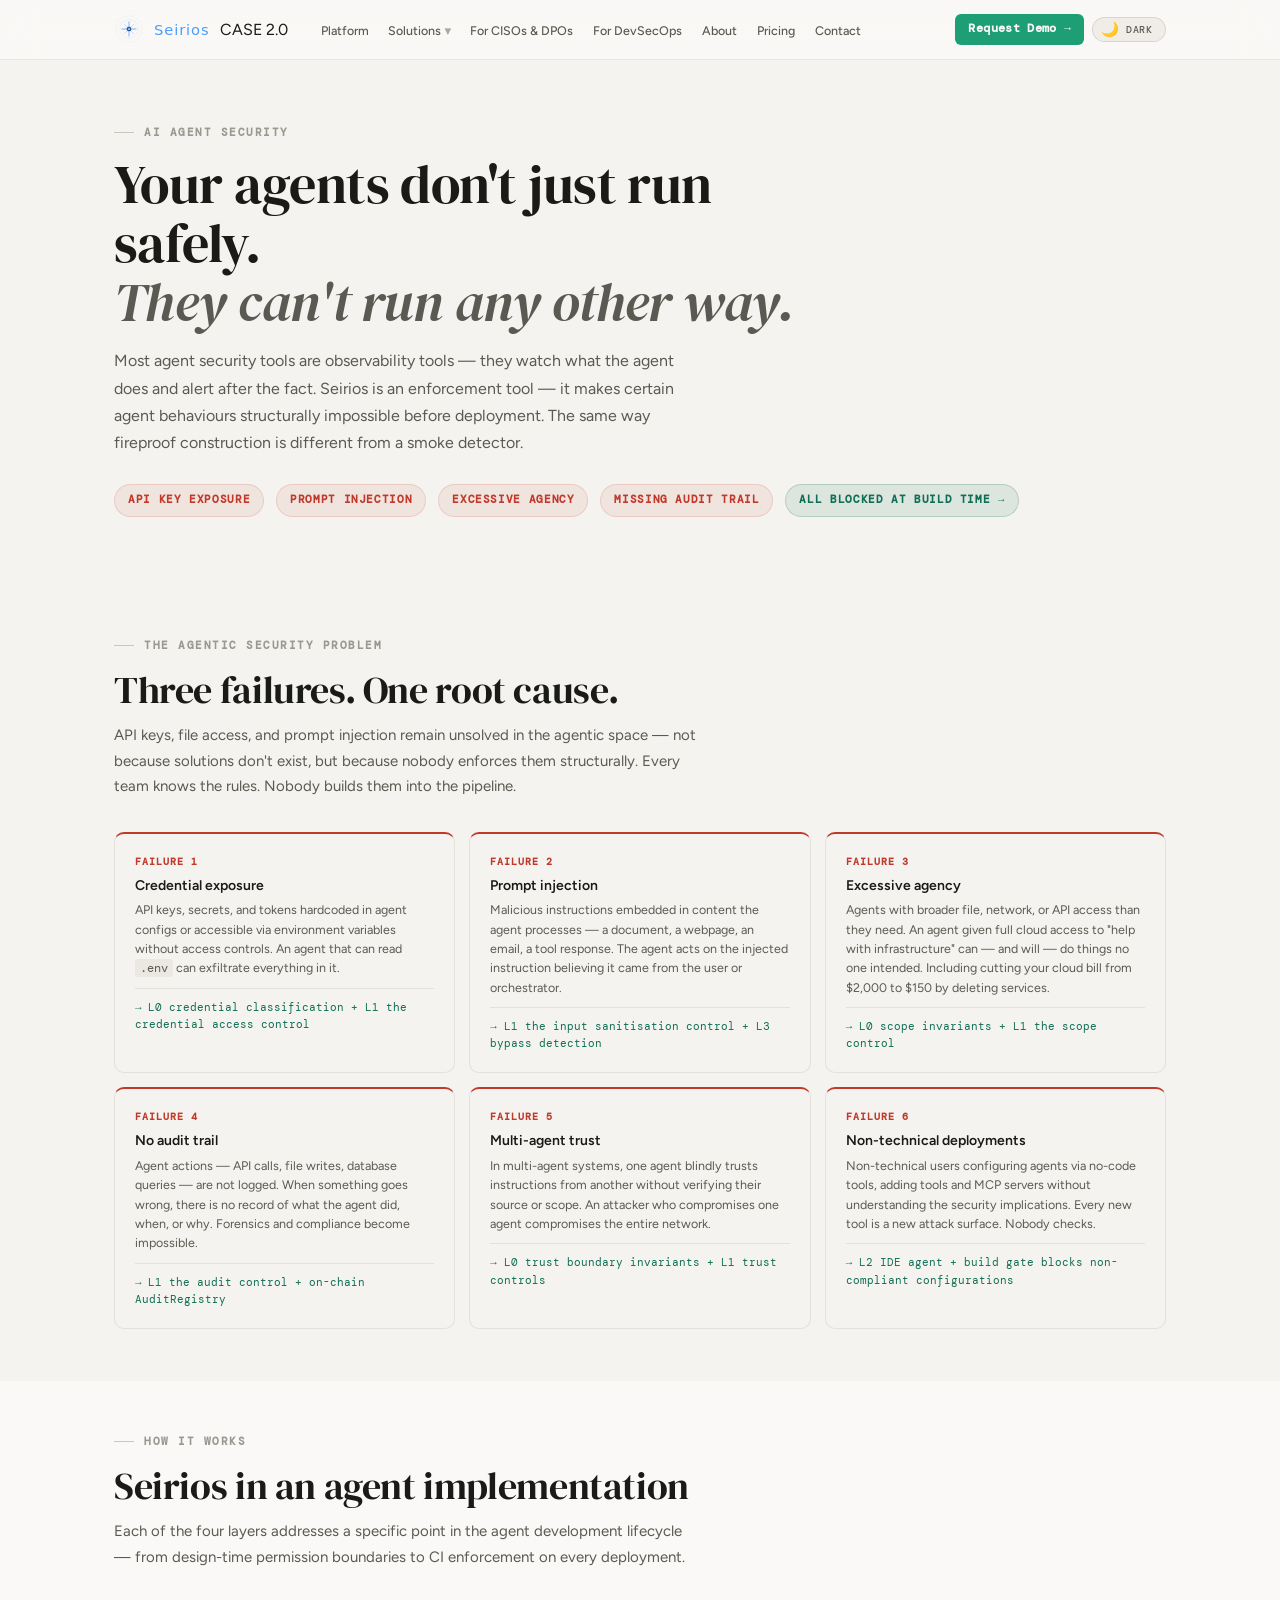
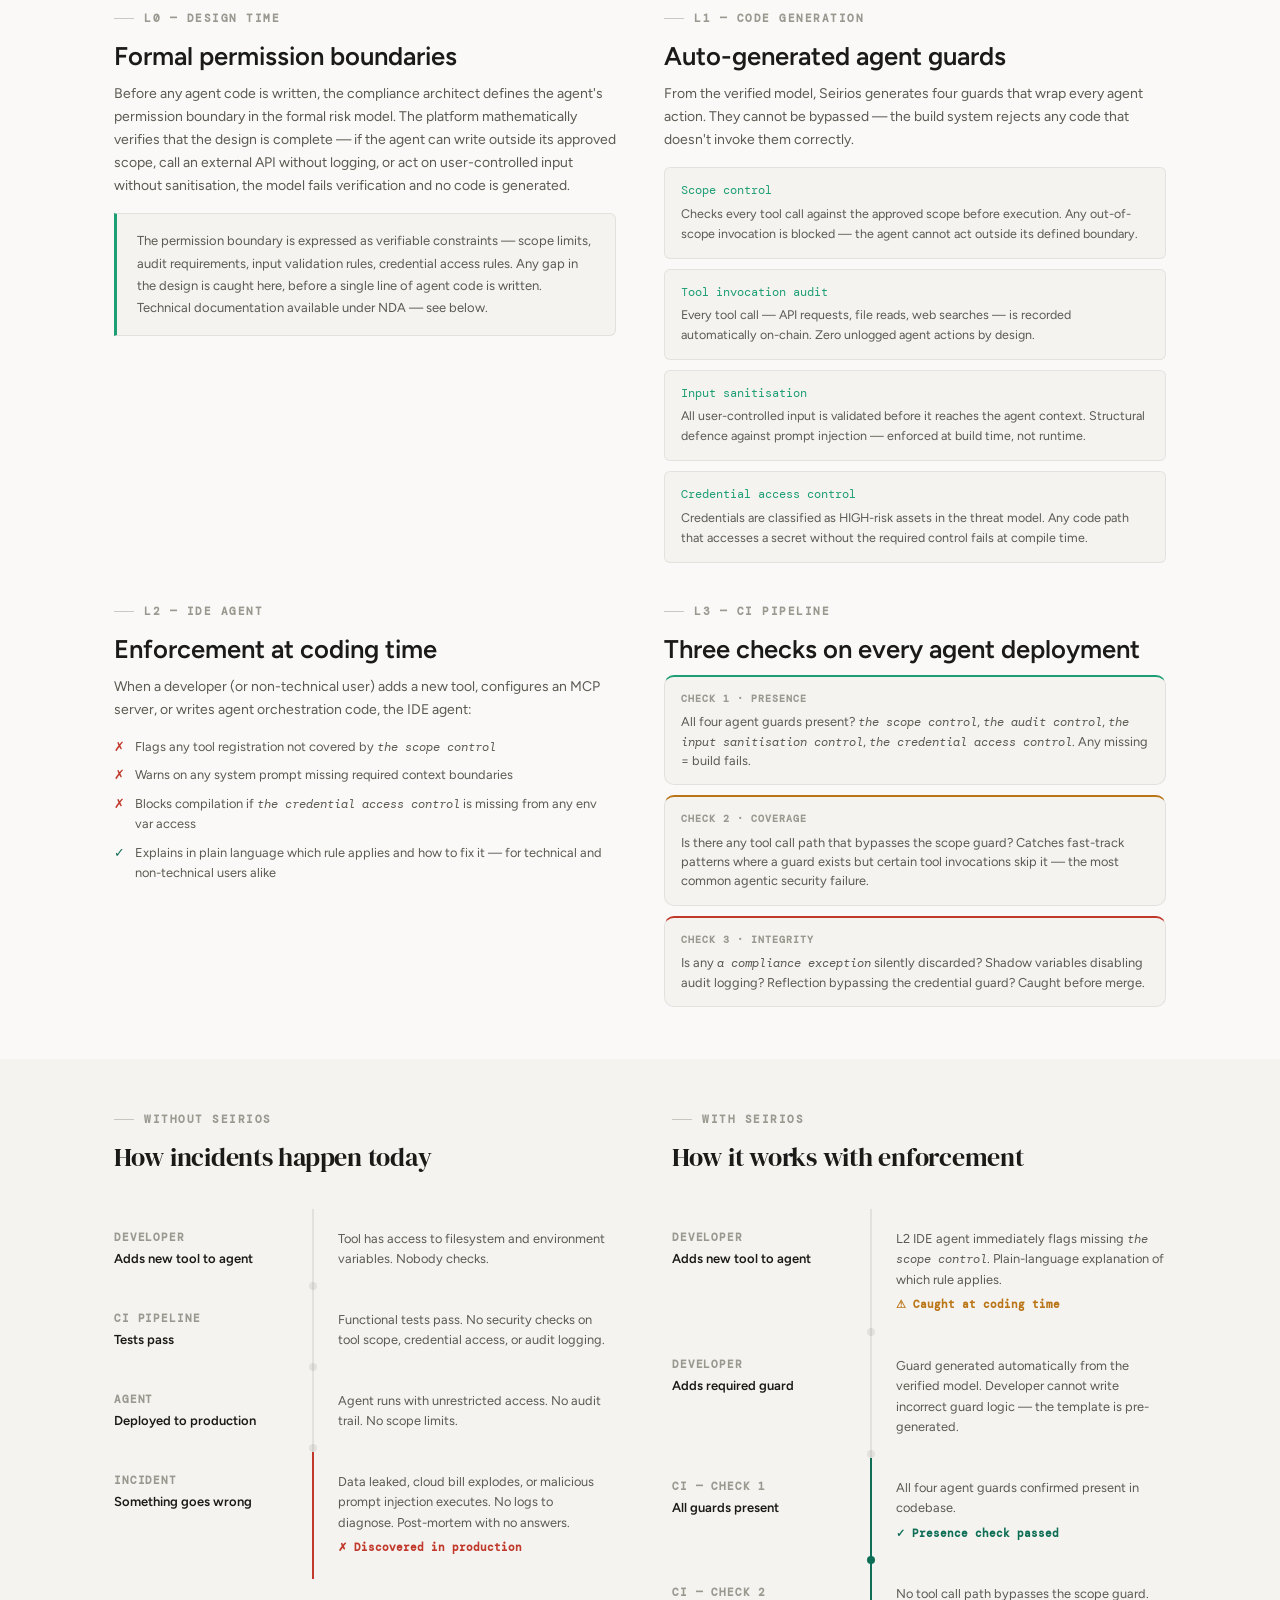
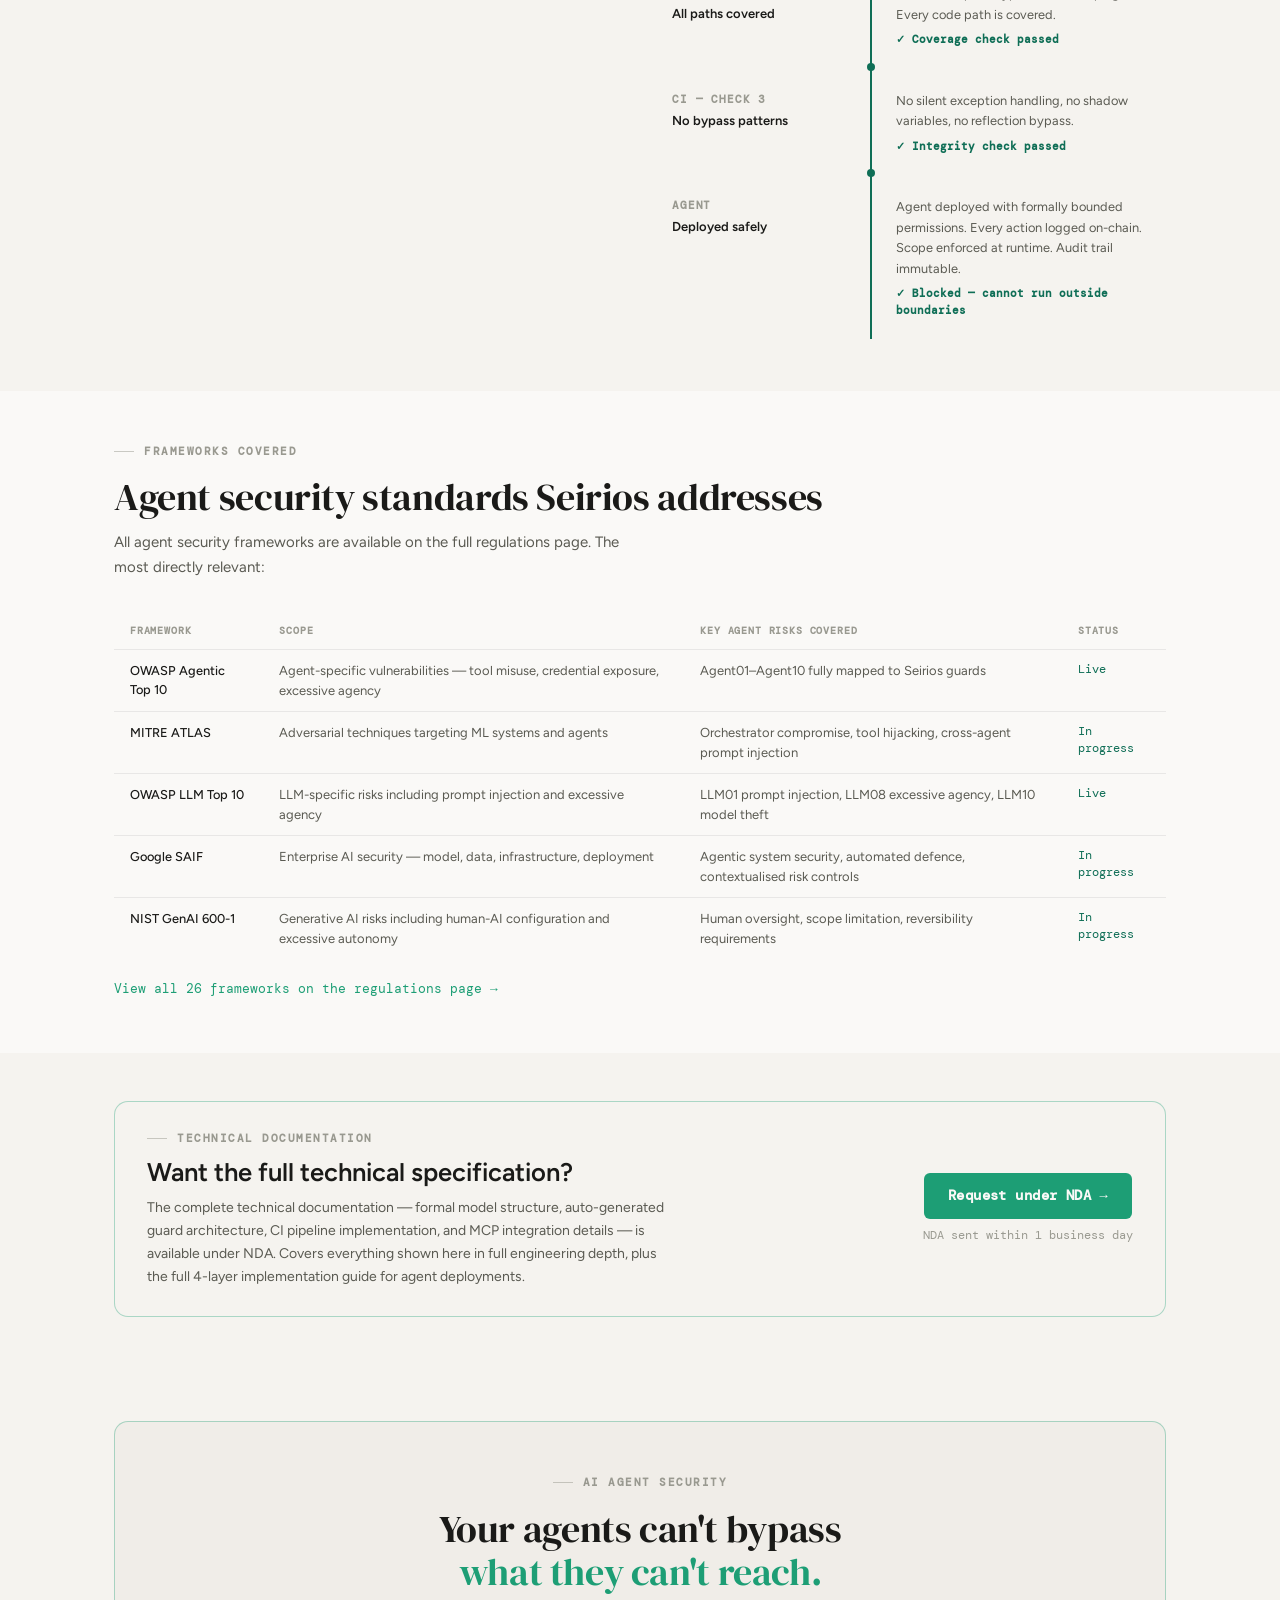
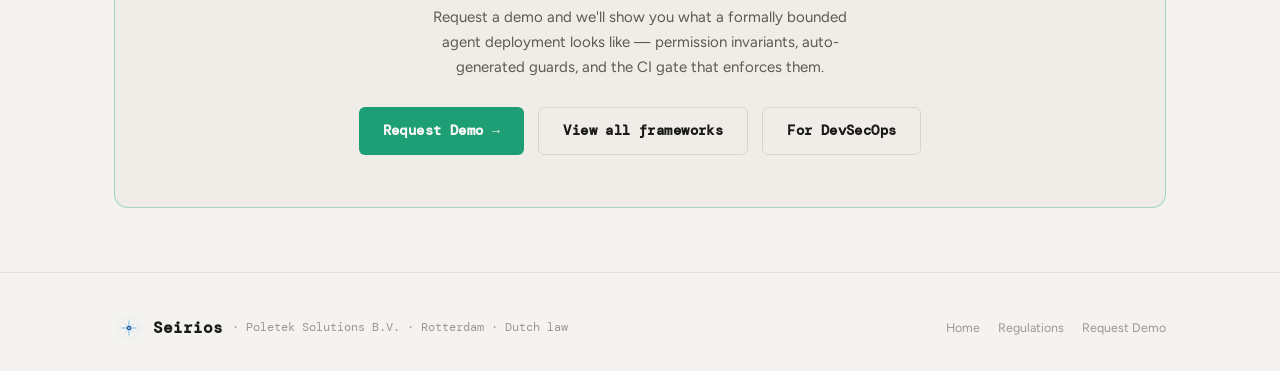
<file: pages/ai-agent-security.html>
<!DOCTYPE html>
<html lang="en">
<head>
  <!-- Nav CSS: self-contained, no external dependency -->
  <style>
    /* Prevent horizontal overflow on mobile */
    html, body { overflow-x: hidden !important; max-width: 100vw !important; }
    .nav { overflow: visible; }
    .nav-inner { overflow: visible; }
    /* Nav bar */
    .nav {
      position: fixed; top: 0; left: 0; right: 0; z-index: 100;
      height: 60px; display: flex; align-items: center;
      background: rgba(250,249,247,0.92);
      backdrop-filter: blur(12px);
      border-bottom: 0.5px solid rgba(0,0,0,0.07);
    }
    [data-theme="dark"] .nav { background: rgba(8,12,20,0.88); }
    .nav-inner {
      display: flex; align-items: center;
      width: 100%; max-width: 1100px; margin: 0 auto; padding: 0 24px;
    }
    .nav-logo { display: flex; align-items: center; gap: 10px; text-decoration: none; color: inherit; flex-shrink: 0; }
    .nav-logo-mark { width: 32px; height: 32px; display: flex; align-items: center; justify-content: center; flex-shrink: 0; background: none; border: none; padding: 0; }
    [data-theme="dark"] .nav-logo-mark { background: none; }
    .nav-logo-text { font-family: 'DM Mono', monospace; font-weight: 600; font-size: 0.92rem; letter-spacing: 0.04em; }
    /* Desktop links */
    .nav-links { display: flex; align-items: center; gap: 2px; list-style: none; margin: 0 auto 0 24px; padding: 0; }
    .nav-links a, .nav-dropdown-trigger {
      color: #5a5a52; text-decoration: none; font-size: 0.78rem; font-weight: 500;
      padding: 5px 9px; border-radius: 4px; transition: all 0.15s;
      background: none; border: none; cursor: pointer; font-family: inherit;
      white-space: nowrap;
    }
    [data-theme="dark"] .nav-links a, [data-theme="dark"] .nav-dropdown-trigger { color: #8a9bb0; }
    .nav-links a:hover, .nav-dropdown-trigger:hover { color: #1a1a18; background: #f0ede8; }
    [data-theme="dark"] .nav-links a:hover, [data-theme="dark"] .nav-dropdown-trigger:hover { color: #e8edf4; background: #162030; }
    .nav-links a.active { color: #1D9E75; }
    [data-theme="dark"] .nav-links a.active { color: #00e0ff; }
    /* Dropdown */
    .nav-dropdown { position: relative; list-style: none; }
    .nav-dropdown-trigger { display: inline-flex; align-items: center; gap: 4px; }
    .nav-dropdown-arrow { font-size: 0.55rem; }
    .nav-dropdown-menu {
      position: absolute; top: calc(100% + 8px); left: 0; min-width: 200px;
      background: #faf9f7; border: 0.5px solid rgba(0,0,0,0.10); border-radius: 10px;
      box-shadow: 0 4px 24px rgba(0,0,0,0.1); padding: 6px;
      opacity: 0; visibility: hidden; transform: translateY(-4px);
      transition: all 0.15s; z-index: 200;
    }
    [data-theme="dark"] .nav-dropdown-menu { background: #111927; border-color: rgba(255,255,255,0.1); }
    .nav-dropdown:hover .nav-dropdown-menu,
    .nav-dropdown:focus-within .nav-dropdown-menu { opacity: 1; visibility: visible; transform: translateY(0); }
    .nav-dropdown-item { display: flex; align-items: flex-start; gap: 10px; padding: 9px 12px; border-radius: 6px; text-decoration: none; }
    .nav-dropdown-item:hover { background: #f0ede8; }
    [data-theme="dark"] .nav-dropdown-item:hover { background: #162030; }
    .nav-dropdown-item-icon { font-size: 0.875rem; flex-shrink: 0; margin-top: 1px; }
    .nav-dropdown-item-text strong { display: block; font-size: 0.78rem; font-weight: 600; color: #1a1a18; margin-bottom: 1px; }
    [data-theme="dark"] .nav-dropdown-item-text strong { color: #e8edf4; }
    .nav-dropdown-item-text span { font-size: 0.7rem; color: #999990; line-height: 1.4; }
    .nav-dropdown-divider { height: 0.5px; background: rgba(0,0,0,0.07); margin: 4px 6px; }
    /* Right side */
    .nav-right { display: flex; align-items: center; gap: 8px; margin-left: 12px; flex-shrink: 0; }
    /* Theme toggle */
    .theme-toggle {
      display: inline-flex; align-items: center; gap: 6px;
      background: #f0ede8; border: 0.5px solid rgba(0,0,0,0.10); border-radius: 999px;
      padding: 4px 12px 4px 8px; cursor: pointer;
      font-family: monospace; font-size: 0.65rem; font-weight: 600;
      color: #5a5a52; letter-spacing: 0.04em; text-transform: uppercase;
      transition: all 0.15s;
    }
    [data-theme="dark"] .theme-toggle { background: #162030; border-color: rgba(255,255,255,0.1); color: #8a9bb0; }
    /* Hamburger — hidden on desktop, flex on mobile via media query */
    .nav-hamburger {
      display: none !important;
      width: 40px; height: 40px; background: none; border: none;
      cursor: pointer; padding: 8px; border-radius: 4px; margin-left: auto; flex-shrink: 0;
    }
    .nav-hamburger span {
      display: block; width: 20px; height: 2px; background: #1a1a18;
      border-radius: 2px; transition: all 0.22s ease; transform-origin: center;
    }
    [data-theme="dark"] .nav-hamburger span { background: #e8edf4; }
    .nav-hamburger.open span:nth-child(1) { transform: translateY(7px) rotate(45deg); }
    .nav-hamburger.open span:nth-child(2) { opacity: 0; transform: scaleX(0); }
    .nav-hamburger.open span:nth-child(3) { transform: translateY(-7px) rotate(-45deg); }
    /* Mobile drawer — HIDDEN by default using display:none */
    .nav-mobile {
      display: none; /* JS adds .open which changes to block */
      position: fixed; top: 60px; left: 0; right: 0; z-index: 99;
      background: #faf9f7; border-bottom: 0.5px solid rgba(0,0,0,0.07);
      box-shadow: 0 8px 24px rgba(0,0,0,0.08);
      padding: 12px 0 16px;
      animation: slideDown 0.2s ease;
    }
    [data-theme="dark"] .nav-mobile { background: #0d1421; }
    @keyframes slideDown { from { opacity: 0; transform: translateY(-8px); } to { opacity: 1; transform: translateY(0); } }
    .nav-mobile a {
      display: block; padding: 11px 24px; color: #5a5a52; text-decoration: none;
      font-size: 0.9rem; font-weight: 500; transition: all 0.15s;
    }
    [data-theme="dark"] .nav-mobile a { color: #8a9bb0; }
    .nav-mobile a:hover { color: #1a1a18; background: #f0ede8; }
    [data-theme="dark"] .nav-mobile a:hover { color: #e8edf4; background: #162030; }
    .nav-mobile a.active { color: #1D9E75; }
    [data-theme="dark"] .nav-mobile a.active { color: #00e0ff; }
    .nav-mobile-group {
      padding: 10px 24px 4px; font-family: monospace; font-size: 0.62rem;
      font-weight: 700; text-transform: uppercase; letter-spacing: 0.12em; color: #999990;
    }
    .nav-mobile-sub { padding-left: 36px !important; font-size: 0.85rem !important; }
    .nav-mobile-divider { height: 0.5px; background: rgba(0,0,0,0.07); margin: 6px 24px; }
    [data-theme="dark"] .nav-mobile-divider { background: rgba(255,255,255,0.06); }
    /* Mobile breakpoint */
    @media (max-width: 900px) {
      .nav-links     { display: none !important; visibility: hidden !important; }
      .nav-right     { display: none !important; visibility: hidden !important; }
      .nav-hamburger {
        display: flex !important;
        visibility: visible !important;
        opacity: 1 !important;
        flex-direction: column;
        justify-content: center;
        align-items: center;
        gap: 5px;
      }
    }
  
    /* ── DESIGN SYSTEM ── */
/* ============================================================
   SEIRIOS DESIGN SYSTEM — DUAL THEME
   Light (default): DM Serif Display + DM Mono + Figtree — warm, document-like
   Dark (toggle):   Space Mono + DM Sans — deep navy security aesthetic
   ============================================================ */



/* ── LIGHT THEME (default) ── */
:root {
  /* Backgrounds */
  --bg-void:        #faf9f7;
  --bg-deep:        #f5f3ef;
  --bg-surface:     #f0ede8;
  --bg-raised:      #ebe7e1;
  --bg-card:        #f5f3ef;

  /* Borders */
  --border-dim:     rgba(0,0,0,0.07);
  --border-subtle:  rgba(0,0,0,0.10);
  --border-accent:  rgba(29,158,117,0.35);

  /* Accent colours */
  --cyan:           #1D9E75;
  --cyan-dim:       rgba(29,158,117,0.10);
  --cyan-glow:      rgba(29,158,117,0.06);
  --green:          #0F6E56;
  --green-dim:      rgba(15,110,86,0.10);
  --amber:          #BA7517;
  --amber-dim:      rgba(186,117,23,0.10);
  --red:            #C0392B;
  --red-dim:        rgba(192,57,43,0.08);

  /* Text */
  --text-primary:   #1a1a18;
  --text-secondary: #5a5a52;
  --text-muted:     #999990;
  --text-cyan:      #1D9E75;
  --text-green:     #0F6E56;

  /* Typography */
  --font-display:   'DM Serif Display', Georgia, serif;
  --font-mono:      'DM Mono', 'Courier New', monospace;
  --font-body:      'Figtree', system-ui, sans-serif;

  /* Shape */
  --radius-sm:      3px;
  --radius-md:      6px;
  --radius-lg:      10px;
  --radius-xl:      14px;

  /* Shadows */
  --shadow-card:    0 1px 3px rgba(0,0,0,0.06), 0 4px 12px rgba(0,0,0,0.04);
  --shadow-glow:    0 0 20px rgba(29,158,117,0.08);

  --transition:     0.2s cubic-bezier(0.4, 0, 0.2, 1);

  /* Nav height */
  --nav-h: 60px;
}

/* ── DARK THEME ── */
[data-theme="dark"] {
  --bg-void:        #080c14;
  --bg-deep:        #0d1421;
  --bg-surface:     #111927;
  --bg-raised:      #162030;
  --bg-card:        #1a2638;

  --border-dim:     rgba(255,255,255,0.06);
  --border-subtle:  rgba(255,255,255,0.10);
  --border-accent:  rgba(0,224,255,0.25);

  --cyan:           #00e0ff;
  --cyan-dim:       rgba(0,224,255,0.15);
  --cyan-glow:      rgba(0,224,255,0.08);
  --green:          #00ff88;
  --green-dim:      rgba(0,255,136,0.12);
  --amber:          #ffaa00;
  --amber-dim:      rgba(255,170,0,0.12);
  --red:            #ff4466;
  --red-dim:        rgba(255,68,102,0.12);

  --text-primary:   #e8edf4;
  --text-secondary: #8a9bb0;
  --text-muted:     #4a5a6e;
  --text-cyan:      #00e0ff;
  --text-green:     #00ff88;

  --font-display:   'Space Mono', 'Courier New', monospace;
  --font-mono:      'Space Mono', 'Courier New', monospace;
  --font-body:      'DM Sans', system-ui, sans-serif;

  --shadow-card:    0 1px 3px rgba(0,0,0,0.4), 0 4px 16px rgba(0,0,0,0.3);
  --shadow-glow:    0 0 24px rgba(0,224,255,0.12);
}

/* ── Dark theme ambient glow ── */
[data-theme="dark"] body::before {
  content: '';
  position: fixed;
  inset: 0;
  background-image:
    radial-gradient(ellipse 80% 50% at 20% -10%, rgba(0,224,255,0.04) 0%, transparent 60%),
    radial-gradient(ellipse 60% 40% at 80% 110%, rgba(0,255,136,0.03) 0%, transparent 60%);
  pointer-events: none;
  z-index: 0;
}

/* ── Reset ── */
*, *::before, *::after { box-sizing: border-box; margin: 0; padding: 0; }
html { scroll-behavior: smooth; -webkit-font-smoothing: antialiased; text-rendering: optimizeLegibility; }

body {
  font-family: var(--font-body);
  background: var(--bg-void);
  color: var(--text-primary);
  line-height: 1.6;
  min-height: 100vh;
  overflow-x: hidden;
  transition: background 0.3s ease, color 0.3s ease;
}

/* ── Typography ── */
h1, h2, h3, h4, h5, h6 {
  font-family: var(--font-display);
  line-height: 1.2;
}

/* Light: serif display headings */
:root h1, :root h2 {
  font-weight: 400;
  letter-spacing: -0.01em;
}
:root h3, :root h4 {
  font-family: var(--font-body);
  font-weight: 600;
}

/* Dark: mono headings */
[data-theme="dark"] h1,
[data-theme="dark"] h2,
[data-theme="dark"] h3,
[data-theme="dark"] h4 {
  font-weight: 700;
  letter-spacing: -0.02em;
}

.display-xl { font-size: clamp(2.2rem, 4.5vw, 3.4rem); line-height: 1.08; }
.display-lg { font-size: clamp(1.7rem, 3vw, 2.5rem); line-height: 1.12; }
.display-md { font-size: clamp(1.2rem, 2vw, 1.65rem); line-height: 1.2; }

.mono       { font-family: var(--font-mono); }
.text-cyan  { color: var(--cyan); }
.text-green { color: var(--green); }
.text-amber { color: var(--amber); }
.text-muted { color: var(--text-muted); }
.text-secondary { color: var(--text-secondary); }

/* Serif italic accent (light only) */
em.accent { font-style: italic; color: var(--text-secondary); }

/* ── Layout ── */
.container { max-width: 1100px; margin: 0 auto; padding: 0 24px; }
.section    { padding: 52px 0; position: relative; z-index: 1; }
.section-sm { padding: 36px 0;  position: relative; z-index: 1; }

/* ── Navigation ── */
.nav {
  position: fixed; top: 0; left: 0; right: 0;
  z-index: 100;
  height: var(--nav-h);
  display: flex; align-items: center;
  background: rgba(250,249,247,0.92);
  backdrop-filter: blur(16px) saturate(130%);
  border-bottom: 0.5px solid var(--border-dim);
  transition: background 0.3s ease, border-color 0.3s ease;
}
[data-theme="dark"] .nav {
  background: rgba(8,12,20,0.88);
}

.nav-inner {
  display: flex; align-items: center; justify-content: space-between;
  width: 100%; max-width: 1100px; margin: 0 auto; padding: 0 24px;
}

.nav-logo {
  display: flex; align-items: center; gap: 10px;
  text-decoration: none; color: var(--text-primary);
}

.nav-logo-mark {
  width: 30px; height: 30px;
  background: var(--cyan);
  border-radius: 5px;
  display: flex; align-items: center; justify-content: center;
  font-family: var(--font-mono); font-size: 12px; font-weight: 600;
  color: var(--bg-void);
  transition: background 0.3s ease;
}
[data-theme="dark"] .nav-logo-mark {
  box-shadow: 0 0 14px rgba(0,224,255,0.25);
}

.nav-logo-text {
  font-family: var(--font-mono);
  font-weight: 600; font-size: 0.9rem;
  letter-spacing: 0.02em;
}


/* ── Dropdown ── */
.nav-dropdown {
  position: relative;
  list-style: none;
}
.nav-dropdown-trigger {
  display: inline-flex; align-items: center; gap: 4px;
  color: var(--text-secondary); text-decoration: none;
  font-size: 0.78rem; font-weight: 500;
  padding: 4px 8px; border-radius: var(--radius-sm);
  cursor: pointer; white-space: nowrap;
  transition: all var(--transition);
  background: none; border: none; font-family: var(--font-body);
}
.nav-dropdown-trigger:hover { color: var(--text-primary); background: var(--bg-surface); }
.nav-dropdown-trigger.active { color: var(--cyan); }
.nav-dropdown-arrow {
  font-size: 0.55rem; opacity: 0.5;
  transition: transform var(--transition);
  margin-top: 1px;
}
.nav-dropdown:hover .nav-dropdown-arrow,
.nav-dropdown:focus-within .nav-dropdown-arrow { transform: rotate(180deg); }

.nav-dropdown-menu {
  position: absolute;
  top: calc(100% + 8px);
  left: 0;
  min-width: 200px;
  background: var(--bg-void);
  border: 0.5px solid var(--border-subtle);
  border-radius: var(--radius-lg);
  box-shadow: var(--shadow-card), 0 8px 24px rgba(0,0,0,0.08);
  padding: 6px;
  opacity: 0;
  visibility: hidden;
  transform: translateY(-4px);
  transition: all var(--transition);
  z-index: 200;
}
[data-theme="dark"] .nav-dropdown-menu {
  box-shadow: var(--shadow-card), 0 8px 32px rgba(0,0,0,0.4);
}
.nav-dropdown:hover .nav-dropdown-menu,
.nav-dropdown:focus-within .nav-dropdown-menu {
  opacity: 1; visibility: visible; transform: translateY(0);
}
.nav-dropdown-item {
  display: flex; align-items: flex-start; gap: 10px;
  padding: 9px 12px; border-radius: var(--radius-md);
  text-decoration: none; transition: background var(--transition);
}
.nav-dropdown-item:hover { background: var(--bg-surface); }
.nav-dropdown-item-icon {
  font-size: 0.875rem; flex-shrink: 0; margin-top: 1px;
}
.nav-dropdown-item-text strong {
  display: block; font-size: 0.78rem; font-weight: 600;
  color: var(--text-primary); margin-bottom: 1px;
}
.nav-dropdown-item-text span {
  font-size: 0.7rem; color: var(--text-muted); line-height: 1.4;
}
.nav-dropdown-divider {
  height: 0.5px; background: var(--border-dim); margin: 4px 6px;
}


/* ── Theme toggle ── */
.theme-toggle {
  display: flex; align-items: center; gap: 6px;
  background: var(--bg-surface);
  border: 0.5px solid var(--border-subtle);
  border-radius: 999px;
  padding: 4px 12px 4px 8px;
  cursor: pointer;
  font-family: var(--font-mono);
  font-size: 0.68rem;
  font-weight: 500;
  color: var(--text-secondary);
  letter-spacing: 0.04em;
  transition: all var(--transition);
  white-space: nowrap;
}
.theme-toggle:hover {
  border-color: var(--border-accent);
  color: var(--text-primary);
}
.theme-toggle-icon { font-size: 0.9rem; line-height: 1; }
.theme-toggle-label { text-transform: uppercase; letter-spacing: 0.08em; font-size: 0.65rem; }

/* ── Buttons ── */
.btn {
  display: inline-flex; align-items: center; gap: 7px;
  padding: 9px 18px;
  border-radius: var(--radius-md);
  font-family: var(--font-mono);
  font-size: 0.78rem; font-weight: 600;
  text-decoration: none; cursor: pointer; border: none;
  transition: all var(--transition);
  white-space: nowrap; letter-spacing: 0.03em;
}
.btn-primary {
  background: var(--cyan); color: var(--bg-void);
}
.btn-primary:hover { filter: brightness(1.08); transform: translateY(-1px); }
[data-theme="dark"] .btn-primary {
  box-shadow: 0 0 18px rgba(0,224,255,0.2);
}
[data-theme="dark"] .btn-primary:hover {
  box-shadow: 0 0 28px rgba(0,224,255,0.35);
}

.btn-outline {
  background: transparent; color: var(--text-primary);
  border: 0.5px solid var(--border-subtle);
}
.btn-outline:hover {
  border-color: var(--border-accent); color: var(--cyan);
  background: var(--cyan-glow);
}
.btn-ghost { background: transparent; color: var(--text-secondary); padding: 9px 14px; }
.btn-ghost:hover { color: var(--text-primary); }
.btn-lg { padding: 12px 24px; font-size: 0.85rem; }
.btn-sm { padding: 6px 13px; font-size: 0.72rem; }

/* ── Cards ── */
.card {
  background: var(--bg-card);
  border: 0.5px solid var(--border-dim);
  border-radius: var(--radius-lg);
  padding: 24px;
  box-shadow: var(--shadow-card);
  transition: border-color var(--transition), box-shadow var(--transition);
}
.card:hover { border-color: var(--border-accent); box-shadow: var(--shadow-card), var(--shadow-glow); }

/* ── Badges ── */
.badge {
  display: inline-flex; align-items: center; gap: 5px;
  padding: 3px 9px; border-radius: 999px;
  font-family: var(--font-mono); font-size: 0.66rem; font-weight: 600;
  letter-spacing: 0.06em; text-transform: uppercase;
}
.badge-cyan  { background: var(--cyan-dim);  color: var(--cyan);  border: 0.5px solid var(--border-accent); }
.badge-green { background: var(--green-dim); color: var(--green); border: 0.5px solid rgba(15,110,86,0.2); }
.badge-amber { background: var(--amber-dim); color: var(--amber); border: 0.5px solid rgba(186,117,23,0.2); }
.badge-red   { background: var(--red-dim);   color: var(--red);   border: 0.5px solid rgba(192,57,43,0.15); }
[data-theme="dark"] .badge-green { border-color: rgba(0,255,136,0.2); }
[data-theme="dark"] .badge-amber { border-color: rgba(255,170,0,0.2); }
[data-theme="dark"] .badge-red   { border-color: rgba(255,68,102,0.2); }

/* ── Section label ── */
.section-label {
  font-family: var(--font-mono);
  font-size: 0.67rem; font-weight: 600;
  letter-spacing: 0.14em; text-transform: uppercase;
  color: var(--cyan); margin-bottom: 14px;
  display: flex; align-items: center; gap: 10px;
}
.section-label::before {
  content: ''; display: block;
  width: 20px; height: 1px;
  background: var(--cyan); opacity: 0.5;
}

/* Light theme: section label uses border accent not cyan */
:root .section-label { color: var(--text-muted); }
:root .section-label::before { background: var(--text-muted); }

/* ── Stat grid ── */
.stat-grid {
  display: grid; grid-template-columns: repeat(4, 1fr);
  gap: 1px; background: var(--border-dim);
  border: 0.5px solid var(--border-dim);
  border-radius: var(--radius-lg); overflow: hidden;
}
.stat-item {
  background: var(--bg-surface); padding: 24px 20px; text-align: center;
}
.stat-value {
  font-family: var(--font-mono); font-size: 1.75rem; font-weight: 600;
  color: var(--cyan); line-height: 1; margin-bottom: 5px;
}
:root .stat-value { color: var(--text-primary); }
.stat-label { font-size: 0.72rem; color: var(--text-muted); text-transform: uppercase; letter-spacing: 0.08em; }

/* ── Terminal ── */
.terminal {
  background: #070b12;
  border: 0.5px solid var(--border-subtle);
  border-radius: var(--radius-lg); overflow: hidden;
  font-family: var(--font-mono);
  box-shadow: var(--shadow-card);
}
:root .terminal { background: #1a1a18; border-color: rgba(0,0,0,0.15); }

.terminal-bar {
  display: flex; align-items: center; gap: 7px;
  padding: 9px 14px;
  background: var(--bg-raised); border-bottom: 0.5px solid var(--border-dim);
}
.terminal-dot { width: 9px; height: 9px; border-radius: 50%; }
.dot-red    { background: #ff5f56; }
.dot-yellow { background: #ffbd2e; }
.dot-green  { background: #27c93f; }
.terminal-title { font-size: 0.7rem; color: var(--text-muted); margin-left: 6px; letter-spacing: 0.04em; }

.terminal-body { padding: 18px 22px; font-size: 0.78rem; line-height: 1.7; }

/* Terminal always sits on a dark background — hardcode light text for both themes */
.t-cmd   { color: #e8edf4; }
.t-dim   { color: #5a6a7e; }
.t-pass  { color: #3ecf8e; }
.t-fail  { color: #ff6b6b; }
.t-warn  { color: #f5a623; }
.t-info  { color: #5bc8e8; }

/* ── Analogy block (light) ── */
.analogy {
  background: var(--bg-void);
  border: 0.5px solid var(--border-dim);
  border-left: 3px solid var(--cyan);
  border-radius: 0 var(--radius-md) var(--radius-md) 0;
  padding: 16px 20px;
}
.analogy p { font-size: 0.9375rem; line-height: 1.7; color: var(--text-secondary); }
.analogy strong { font-weight: 600; color: var(--text-primary); }

/* ── Divider ── */
.divider { height: 0.5px; background: var(--border-dim); }

/* ── Footer ── */
.footer {
  background: var(--bg-deep);
  border-top: 0.5px solid var(--border-dim);
  padding: 40px 0 28px; position: relative; z-index: 1;
}

/* ── Animations ── */
@keyframes star-pulse {
  0%,100%{opacity:1} 50%{opacity:0.45}
}
@keyframes fadeInUp {
  from { opacity: 0; transform: translateY(16px); }
  to   { opacity: 1; transform: translateY(0); }
}
@keyframes pulse-amber {
  0%, 100% { opacity: 1; }
  50%       { opacity: 0.6; }
}

/* ── Responsive ── */
@media (max-width: 900px) {
  .section    { padding: 40px 0; }
  .section-sm { padding: 28px 0; }
}
@media (max-width: 600px) {
  .section    { padding: 32px 0; }
  .section-sm { padding: 22px 0; }
  .stat-grid  { grid-template-columns: repeat(2, 1fr); font-size: 0.85em; }
}
}
  
            /* ── CASE 2.0 badge ── */
    .nav-product-badge {
      display: inline-flex; align-items: center;
      background: rgba(29,158,117,0.10);
      border: 0.5px solid rgba(29,158,117,0.35);
      border-radius: 4px; padding: 2px 7px;
      font-family: var(--font-mono);
      font-size: 0.58rem; font-weight: 600;
      letter-spacing: 0.09em; text-transform: uppercase;
      color: #1D9E75; margin-left: 5px; white-space: nowrap;
    }
    [data-theme="dark"] .nav-product-badge {
      background: rgba(0,224,255,0.12);
      border-color: rgba(0,224,255,0.30);
      color: #00e0ff;
    }
    /* ── Seirios star mark — no background ── */
    .nav-logo-mark { background: none !important; border-radius: 0 !important; }
    @keyframes star-pulse { 0%,100%{opacity:1} 50%{opacity:0.4} }
    /* Nav wordmark: mint green light, white dark */
    .nav-logo-text { font-family: -apple-system, 'Segoe UI', system-ui, sans-serif !important; font-weight: 500; font-size: 0.92rem; letter-spacing: 0.06em; color: #4a9eff !important; }
    [data-theme="dark"] .nav-logo-text { color: #4a9eff !important; }
  </style>
  <meta charset="UTF-8" />
  <link rel="preconnect" href="https://fonts.googleapis.com">
  <link rel="preconnect" href="https://fonts.gstatic.com" crossorigin>
  <link rel="stylesheet" href="https://fonts.googleapis.com/css2?family=DM+Serif+Display:ital@0;1&family=DM+Mono:wght@400;500;600&family=Figtree:wght@400;500;600;700&family=Space+Mono:wght@400;700&family=DM+Sans:ital,opsz,wght@0,9..40,300;0,9..40,400;0,9..40,500;0,9..40,600&display=swap">
  <meta name="viewport" content="width=device-width, initial-scale=1.0" />
  <title>Seirios — AI Agent Security</title>
  <meta name="description" content="Seirios makes AI agent behaviour formally constrained — not just monitored after the fact. Scope invariants, tool guards, credential controls, and on-chain audit trails enforced at build time." />
  <link rel="icon" type="image/svg+xml" href="/assets/favicon.svg" />
  <script src="../js/theme.js"></script>
  <style>
    .page-hero {
      padding: calc(var(--nav-h) + 64px) 0 56px;
      position: relative; z-index: 1;
      background: var(--bg-deep);
    }

    /* ── Comparison table ── */
    .compare-table {
      width: 100%; border-collapse: collapse;
      font-size: 0.8125rem; margin-top: 32px;
    }
    .compare-table th {
      font-family: var(--font-mono); font-size: 0.65rem; font-weight: 600;
      text-transform: uppercase; letter-spacing: 0.08em; color: var(--text-muted);
      padding: 10px 16px; text-align: left;
      border-bottom: 0.5px solid var(--border-dim);
    }
    .compare-table td {
      padding: 11px 16px; border-bottom: 0.5px solid var(--border-dim);
      color: var(--text-secondary); vertical-align: top; line-height: 1.5;
    }
    .compare-table tr:last-child td { border-bottom: none; }
    .compare-table td:first-child { font-weight: 500; color: var(--text-primary); font-size: 0.8rem; }
    .compare-table td:nth-child(4) { font-family: var(--font-mono); font-size: 0.72rem; color: var(--cyan); }
    :root .compare-table td:nth-child(4) { color: var(--green); }

    /* ── Pipeline flow ── */
    .pipeline {
      display: flex;
      flex-direction: column;
      gap: 0;
      max-width: 720px;
      margin-top: 36px;
    }

    .pipeline-step {
      display: grid;
      grid-template-columns: 200px 1fr;
      gap: 0;
      position: relative;
    }

    .pipeline-left {
      padding: 20px 24px 20px 0;
      border-right: 2px solid var(--border-dim);
      position: relative;
    }
    .pipeline-left::after {
      content: '';
      position: absolute;
      right: -5px; bottom: 0;
      width: 8px; height: 8px;
      border-radius: 50%;
      background: var(--border-dim);
    }
    .pipeline-step:last-child .pipeline-left::after { display: none; }
    .pipeline-step.pass .pipeline-left { border-right-color: var(--green); }
    .pipeline-step.pass .pipeline-left::after { background: var(--green); }
    .pipeline-step.fail .pipeline-left { border-right-color: var(--red); }
    .pipeline-step.fail .pipeline-left::after { background: var(--red); }

    .pipeline-actor {
      font-family: var(--font-mono); font-size: 0.67rem; font-weight: 600;
      text-transform: uppercase; letter-spacing: 0.08em;
      color: var(--text-muted); margin-bottom: 3px;
    }
    .pipeline-action {
      font-size: 0.8125rem; font-weight: 600; color: var(--text-primary);
    }
    :root .pipeline-action { font-family: var(--font-body); }

    .pipeline-right {
      padding: 20px 0 20px 24px;
    }
    .pipeline-outcome {
      font-size: 0.8rem; color: var(--text-secondary); line-height: 1.6;
    }
    .pipeline-tag {
      display: inline-flex; align-items: center; gap: 5px;
      font-family: var(--font-mono); font-size: 0.67rem; font-weight: 600;
      margin-top: 6px;
    }
    .tag-pass { color: var(--green); }
    .tag-fail { color: var(--red); }
    .tag-warn { color: var(--amber); }

    /* ── Threat cards ── */
    .threat-grid {
      display: grid;
      grid-template-columns: repeat(3, 1fr);
      gap: 14px;
      margin-top: 32px;
    }

    .threat-card {
      background: var(--bg-card);
      border: 0.5px solid var(--border-dim);
      border-radius: var(--radius-lg);
      border-top: 2px solid var(--red);
      padding: 20px;
      transition: all var(--transition);
    }
    .threat-card:hover { border-color: rgba(192,57,43,0.3); box-shadow: 0 0 20px rgba(192,57,43,0.06); }
    [data-theme="dark"] .threat-card:hover { box-shadow: 0 0 20px rgba(255,68,102,0.08); }

    .threat-label {
      font-family: var(--font-mono); font-size: 0.62rem; font-weight: 700;
      text-transform: uppercase; letter-spacing: 0.1em;
      color: var(--red); margin-bottom: 8px;
    }
    .threat-card h3 { font-size: 0.875rem; margin-bottom: 6px; }
    :root .threat-card h3 { font-family: var(--font-body); font-weight: 600; }
    .threat-card p { font-size: 0.78rem; color: var(--text-secondary); line-height: 1.55; }
    .threat-fix {
      margin-top: 10px; padding-top: 10px;
      border-top: 0.5px solid var(--border-dim);
      font-family: var(--font-mono); font-size: 0.67rem;
      color: var(--cyan);
    }
    :root .threat-fix { color: var(--green); }

    /* ── Before/after ── */
    .ba-grid {
      display: grid;
      grid-template-columns: 1fr 1fr;
      gap: 16px;
      margin-top: 32px;
    }
    .ba-card {
      background: var(--bg-card);
      border: 0.5px solid var(--border-dim);
      border-radius: var(--radius-lg);
      overflow: hidden;
    }
    .ba-header {
      padding: 10px 18px;
      font-family: var(--font-mono);
      font-size: 0.67rem; font-weight: 700;
      text-transform: uppercase; letter-spacing: 0.08em;
      border-bottom: 0.5px solid var(--border-dim);
    }
    .ba-before .ba-header { color: var(--red); background: var(--red-dim); }
    .ba-after  .ba-header { color: var(--green); background: var(--green-dim); }
    .ba-body { padding: 18px; }
    .ba-item {
      display: flex; align-items: flex-start; gap: 10px;
      font-size: 0.8rem; color: var(--text-secondary);
      line-height: 1.55; margin-bottom: 10px;
    }
    .ba-item:last-child { margin-bottom: 0; }
    .ba-dot { font-size: 0.75rem; flex-shrink: 0; margin-top: 1px; }

    /* ── CTA banner ── */
    .cta-banner {
      border: 0.5px solid var(--border-accent); border-radius: var(--radius-xl);
      padding: 52px 40px; text-align: center; position: relative; overflow: hidden;
      background: var(--bg-surface);
    }
    [data-theme="dark"] .cta-banner { background: linear-gradient(135deg, rgba(0,224,255,0.05) 0%, rgba(0,255,136,0.02) 100%); }
    .cta-banner::before {
      content: ''; position: absolute; top: 0; left: 50%; transform: translateX(-50%);
      width: 200px; height: 0.5px;
      background: linear-gradient(90deg, transparent, var(--cyan), transparent);
    }

    @media (max-width: 900px) {
      .threat-grid { grid-template-columns: 1fr 1fr; }
      .ba-grid { grid-template-columns: 1fr; }
      .pipeline-step { grid-template-columns: 1fr; }
      .pipeline-left { border-right: none; border-bottom: 2px solid var(--border-dim); padding: 16px 0; }
      .pipeline-left::after { display: none; }
      .pipeline-right { padding: 16px 0; }
    }
    @media (max-width: 600px) {
      .threat-grid { grid-template-columns: 1fr; }
    }
  </style>
  <!-- build: 2026-03-22 22:02:23 -->
</head>
<body>

  <nav class="nav">
    <div class="nav-inner">
      <a href="../index.html" class="nav-logo">
        <svg class="nav-logo-mark seirios-mark" width="32" height="32" viewBox="0 0 32 32" xmlns="http://www.w3.org/2000/svg" aria-label="Seirios">
        <!-- Outer glow ring -->
        <circle cx="16" cy="16" r="14" fill="none" stroke="#4a9eff" stroke-width="0.5" opacity="0.15"/>
        <circle cx="16" cy="16" r="10" fill="none" stroke="#4a9eff" stroke-width="0.5" opacity="0.2"/>
        <!-- 8-point star cross -->
        <line x1="8.5" y1="16" x2="23.5" y2="16" stroke="#4a9eff" stroke-width="1.5" stroke-linecap="round" opacity="0.5"/>
        <line x1="16" y1="8.5" x2="16" y2="23.5" stroke="#4a9eff" stroke-width="1.5" stroke-linecap="round" opacity="0.5"/>
        <!-- Diagonals -->
        <line x1="11.2" y1="11.2" x2="20.8" y2="20.8" stroke="#4a9eff" stroke-width="1.0" stroke-linecap="round" opacity="0.35"/>
        <line x1="20.8" y1="11.2" x2="11.2" y2="20.8" stroke="#4a9eff" stroke-width="1.0" stroke-linecap="round" opacity="0.35"/>
        <!-- Core -->
        <circle cx="16" cy="16" r="2.5" fill="#1a3d6e" stroke="#4a9eff" stroke-width="0.25" opacity="0.9"/>
        <circle cx="16" cy="16" r="1" fill="#8bc4ff"/>
        <circle cx="16" cy="16" r="0.4" fill="#ffffff"/>
        <!-- Tick -->
        <path d="M15.2 16 L15.8 16.6 L17 15.3" fill="none" stroke="#ffffff" stroke-width="0.4" stroke-linecap="round" stroke-linejoin="round"/>
      </svg>
        <span class="nav-logo-text">Seirios</span><span class="nav-product-badge">CASE 2.0</span>
      </a>
      <ul class="nav-links">
        <li><a href="../index.html#platform">Platform</a></li>
        <li class="nav-dropdown">
          <button class="nav-dropdown-trigger">Solutions <span class="nav-dropdown-arrow">▼</span></button>
          <div class="nav-dropdown-menu">
            <a class="nav-dropdown-item" href="regulations.html"><span class="nav-dropdown-item-icon">📋</span><span class="nav-dropdown-item-text"><strong>Regulations &amp; Frameworks</strong><span>26 safety &amp; compliance profiles</span></span></a>
            <div class="nav-dropdown-divider"></div>
            <a class="nav-dropdown-item" href="ai-agent-security.html"><span class="nav-dropdown-item-icon">🤖</span><span class="nav-dropdown-item-text"><strong>AI Agent Security</strong><span>Formally bounded agent deployments</span></span></a>
          </div>
        </li>
        <li><a href="../for-ciso.html">For CISOs &amp; DPOs</a></li>
        <li><a href="../for-devops.html">For DevSecOps</a></li>
        <li><a href="about.html">About</a></li>
        <li><a href="../index.html#pricing">Pricing</a></li>
        <li><a href="/cdn-cgi/l/email-protection#a0c3cfced4c1c3d4e0d4c8d2c5c1c4ccc5c4c7c5d28ec9cf">Contact</a></li>
      </ul>
      <div class="nav-right">
        <a href="request-demo.html" class="btn btn-primary btn-sm">Request Demo →</a>
        <button class="theme-toggle" aria-label="Switch to dark mode"><span class="theme-toggle-icon">🌙</span><span class="theme-toggle-label">Dark</span></button>
      </div>
      <button class="nav-hamburger" id="nav-hamburger" aria-label="Open menu" aria-expanded="false"><span></span><span></span><span></span></button>
    </div>
  </nav>

  <div class="nav-mobile" id="nav-mobile">
    <a href="../index.html#platform">Platform</a>
    <div class="nav-mobile-group">Solutions</div>
    <a href="regulations.html" class="nav-mobile-sub">📋 Regulations &amp; Frameworks</a>
    <a href="ai-agent-security.html" class="nav-mobile-sub">🤖 AI Agent Security</a>
    <div class="nav-mobile-divider"></div>
    <a href="../for-ciso.html">For CISOs &amp; DPOs</a>
    <a href="../for-devops.html">For DevSecOps</a>
    <a href="about.html">About</a>
    <a href="../index.html#pricing">Pricing</a>
    <a href="/cdn-cgi/l/email-protection#25464a4b5144465165514d574044414940414240570b4c4a">Contact</a>
    <div class="nav-mobile-divider"></div>
    <a href="request-demo.html" style="color:var(--cyan);font-weight:600;">Request Demo →</a>
    <div class="nav-mobile-divider"></div>
    <div style="padding:8px 24px 14px;display:flex;align-items:center;gap:10px;">
      <span style="font-size:0.8rem;color:var(--text-muted);font-family:monospace;">Appearance</span>
      <button class="theme-toggle" style="padding:4px 12px 4px 8px;font-size:0.72rem;">
        <span class="theme-toggle-icon">🌙</span>
        <span class="theme-toggle-label">Dark</span>
      </button>
    </div>
  </div>

  <!-- Hero -->
  <section class="page-hero">
    <div class="container">
      <div class="section-label">AI Agent Security</div>
      <h1 class="display-xl" style="max-width:700px; margin-bottom:16px;">
        Your agents don't just run safely.<br/>
        <em class="accent">They can't run any other way.</em>
      </h1>
      <p style="font-size:1rem; color:var(--text-secondary); max-width:580px; line-height:1.7; margin-bottom:28px;">
        Most agent security tools are observability tools — they watch what the agent does and alert after the fact. Seirios is an enforcement tool — it makes certain agent behaviours structurally impossible before deployment. The same way fireproof construction is different from a smoke detector.
      </p>
      <div style="display:flex; gap:12px; flex-wrap:wrap;">
        <span class="badge badge-red" style="padding:7px 13px;">API key exposure</span>
        <span class="badge badge-red" style="padding:7px 13px;">Prompt injection</span>
        <span class="badge badge-red" style="padding:7px 13px;">Excessive agency</span>
        <span class="badge badge-red" style="padding:7px 13px;">Missing audit trail</span>
        <span class="badge badge-green" style="padding:7px 13px;">All blocked at build time →</span>
      </div>
    </div>
  </section>

  <!-- The three unsolved problems -->
  <section class="section" style="background:var(--bg-deep); padding-top:64px;">
    <div class="container">
      <div class="section-label">The agentic security problem</div>
      <h2 class="display-lg" style="margin-bottom:12px;">Three failures. One root cause.</h2>
      <p style="color:var(--text-secondary); max-width:600px; font-size:0.9375rem; line-height:1.7; margin-bottom:0;">
        API keys, file access, and prompt injection remain unsolved in the agentic space — not because solutions don't exist, but because nobody enforces them structurally. Every team knows the rules. Nobody builds them into the pipeline.
      </p>

      <div class="threat-grid">
        <div class="threat-card">
          <div class="threat-label">Failure 1</div>
          <h3>Credential exposure</h3>
          <p>API keys, secrets, and tokens hardcoded in agent configs or accessible via environment variables without access controls. An agent that can read <code style="font-family:var(--font-mono); font-size:0.75rem; background:var(--bg-raised); padding:1px 5px; border-radius:3px;">.env</code> can exfiltrate everything in it.</p>
          <div class="threat-fix">→ L0 credential classification + L1 the credential access control</div>
        </div>
        <div class="threat-card">
          <div class="threat-label">Failure 2</div>
          <h3>Prompt injection</h3>
          <p>Malicious instructions embedded in content the agent processes — a document, a webpage, an email, a tool response. The agent acts on the injected instruction believing it came from the user or orchestrator.</p>
          <div class="threat-fix">→ L1 the input sanitisation control + L3 bypass detection</div>
        </div>
        <div class="threat-card">
          <div class="threat-label">Failure 3</div>
          <h3>Excessive agency</h3>
          <p>Agents with broader file, network, or API access than they need. An agent given full cloud access to "help with infrastructure" can — and will — do things no one intended. Including cutting your cloud bill from $2,000 to $150 by deleting services.</p>
          <div class="threat-fix">→ L0 scope invariants + L1 the scope control</div>
        </div>
        <div class="threat-card">
          <div class="threat-label">Failure 4</div>
          <h3>No audit trail</h3>
          <p>Agent actions — API calls, file writes, database queries — are not logged. When something goes wrong, there is no record of what the agent did, when, or why. Forensics and compliance become impossible.</p>
          <div class="threat-fix">→ L1 the audit control + on-chain AuditRegistry</div>
        </div>
        <div class="threat-card">
          <div class="threat-label">Failure 5</div>
          <h3>Multi-agent trust</h3>
          <p>In multi-agent systems, one agent blindly trusts instructions from another without verifying their source or scope. An attacker who compromises one agent compromises the entire network.</p>
          <div class="threat-fix">→ L0 trust boundary invariants + L1 trust controls</div>
        </div>
        <div class="threat-card">
          <div class="threat-label">Failure 6</div>
          <h3>Non-technical deployments</h3>
          <p>Non-technical users configuring agents via no-code tools, adding tools and MCP servers without understanding the security implications. Every new tool is a new attack surface. Nobody checks.</p>
          <div class="threat-fix">→ L2 IDE agent + build gate blocks non-compliant configurations</div>
        </div>
      </div>
    </div>
  </section>

  <!-- How Seirios integrates -->
  <section class="section">
    <div class="container">
      <div class="section-label">How it works</div>
      <h2 class="display-lg" style="margin-bottom:12px;">Seirios in an agent implementation</h2>
      <p style="color:var(--text-secondary); max-width:580px; font-size:0.9375rem; line-height:1.7; margin-bottom:40px;">
        Each of the four layers addresses a specific point in the agent development lifecycle — from design-time permission boundaries to CI enforcement on every deployment.
      </p>

      <div style="display:grid; grid-template-columns:1fr 1fr; gap:48px; align-items:start;">
        <div>
          <!-- L0 -->
          <div style="margin-bottom:32px;">
            <div class="section-label">L0 — Design time</div>
            <h3 class="display-md" style="margin-bottom:10px;">Formal permission boundaries</h3>
            <p style="font-size:0.875rem; color:var(--text-secondary); line-height:1.65; margin-bottom:16px;">
              Before any agent code is written, the compliance architect defines the agent's permission boundary in the formal risk model. The platform mathematically verifies that the design is complete — if the agent can write outside its approved scope, call an external API without logging, or act on user-controlled input without sanitisation, the model fails verification and no code is generated.
            </p>
            <div style="padding:16px 20px; background:var(--bg-card); border:0.5px solid var(--border-dim); border-left:3px solid var(--cyan); border-radius:0 var(--radius-md) var(--radius-md) 0;">
              <p style="font-size:0.8125rem; color:var(--text-secondary); line-height:1.7; margin:0;">
                The permission boundary is expressed as verifiable constraints — scope limits, audit requirements, input validation rules, credential access rules. Any gap in the design is caught here, before a single line of agent code is written. Technical documentation available under NDA — see below.
              </p>
            </div>
          </div>
        </div>

        <div>
          <!-- L1 -->
          <div style="margin-bottom:32px;">
            <div class="section-label">L1 — Code generation</div>
            <h3 class="display-md" style="margin-bottom:10px;">Auto-generated agent guards</h3>
            <p style="font-size:0.875rem; color:var(--text-secondary); line-height:1.65; margin-bottom:16px;">
              From the verified model, Seirios generates four guards that wrap every agent action. They cannot be bypassed — the build system rejects any code that doesn't invoke them correctly.
            </p>
            <div style="display:flex; flex-direction:column; gap:10px;">
              <div style="padding:14px 16px; background:var(--bg-card); border:0.5px solid var(--border-dim); border-radius:var(--radius-md);">
                <div style="font-family:var(--font-mono); font-size:0.72rem; color:var(--cyan); margin-bottom:3px;">Scope control</div>
                <div style="font-size:0.78rem; color:var(--text-secondary);">Checks every tool call against the approved scope before execution. Any out-of-scope invocation is blocked — the agent cannot act outside its defined boundary.</div>
              </div>
              <div style="padding:14px 16px; background:var(--bg-card); border:0.5px solid var(--border-dim); border-radius:var(--radius-md);">
                <div style="font-family:var(--font-mono); font-size:0.72rem; color:var(--cyan); margin-bottom:3px;">Tool invocation audit</div>
                <div style="font-size:0.78rem; color:var(--text-secondary);">Every tool call — API requests, file reads, web searches — is recorded automatically on-chain. Zero unlogged agent actions by design.</div>
              </div>
              <div style="padding:14px 16px; background:var(--bg-card); border:0.5px solid var(--border-dim); border-radius:var(--radius-md);">
                <div style="font-family:var(--font-mono); font-size:0.72rem; color:var(--cyan); margin-bottom:3px;">Input sanitisation</div>
                <div style="font-size:0.78rem; color:var(--text-secondary);">All user-controlled input is validated before it reaches the agent context. Structural defence against prompt injection — enforced at build time, not runtime.</div>
              </div>
              <div style="padding:14px 16px; background:var(--bg-card); border:0.5px solid var(--border-dim); border-radius:var(--radius-md);">
                <div style="font-family:var(--font-mono); font-size:0.72rem; color:var(--cyan); margin-bottom:3px;">Credential access control</div>
                <div style="font-size:0.78rem; color:var(--text-secondary);">Credentials are classified as HIGH-risk assets in the threat model. Any code path that accesses a secret without the required control fails at compile time.</div>
              </div>
            </div>
          </div>
        </div>
      </div>

      <!-- L2 + L3 full width -->
      <div style="display:grid; grid-template-columns:1fr 1fr; gap:48px; margin-top:8px; align-items:start;">
        <div>
          <div class="section-label">L2 — IDE agent</div>
          <h3 class="display-md" style="margin-bottom:10px;">Enforcement at coding time</h3>
          <p style="font-size:0.875rem; color:var(--text-secondary); line-height:1.65; margin-bottom:16px;">
            When a developer (or non-technical user) adds a new tool, configures an MCP server, or writes agent orchestration code, the IDE agent:
          </p>
          <div style="display:flex; flex-direction:column; gap:8px;">
            <div style="display:flex; gap:10px; align-items:flex-start; font-size:0.8rem; color:var(--text-secondary);">
              <span style="color:var(--red); flex-shrink:0;">✗</span>
              <span>Flags any tool registration not covered by <code style="font-family:var(--font-mono); font-size:0.72rem; font-style:italic;">the scope control</code></span>
            </div>
            <div style="display:flex; gap:10px; align-items:flex-start; font-size:0.8rem; color:var(--text-secondary);">
              <span style="color:var(--red); flex-shrink:0;">✗</span>
              <span>Warns on any system prompt missing required context boundaries</span>
            </div>
            <div style="display:flex; gap:10px; align-items:flex-start; font-size:0.8rem; color:var(--text-secondary);">
              <span style="color:var(--red); flex-shrink:0;">✗</span>
              <span>Blocks compilation if <code style="font-family:var(--font-mono); font-size:0.72rem; font-style:italic;">the credential access control</code> is missing from any env var access</span>
            </div>
            <div style="display:flex; gap:10px; align-items:flex-start; font-size:0.8rem; color:var(--text-secondary);">
              <span style="color:var(--green); flex-shrink:0;">✓</span>
              <span>Explains in plain language which rule applies and how to fix it — for technical and non-technical users alike</span>
            </div>
          </div>
        </div>

        <div>
          <div class="section-label">L3 — CI pipeline</div>
          <h3 class="display-md" style="margin-bottom:10px;">Three checks on every agent deployment</h3>
          <div style="display:flex; flex-direction:column; gap:10px;">
            <div style="padding:14px 16px; background:var(--bg-card); border:0.5px solid var(--border-dim); border-top:2px solid var(--cyan); border-radius:var(--radius-lg);">
              <div style="font-family:var(--font-mono); font-size:0.62rem; font-weight:700; text-transform:uppercase; letter-spacing:0.1em; color:var(--text-muted); margin-bottom:6px;">Check 1 · Presence</div>
              <div style="font-size:0.8rem; color:var(--text-secondary); line-height:1.5;">All four agent guards present? <code style="font-family:var(--font-mono); font-size:0.72rem; font-style:italic;">the scope control</code>, <code style="font-family:var(--font-mono); font-size:0.72rem; font-style:italic;">the audit control</code>, <code style="font-family:var(--font-mono); font-size:0.72rem; font-style:italic;">the input sanitisation control</code>, <code style="font-family:var(--font-mono); font-size:0.72rem; font-style:italic;">the credential access control</code>. Any missing = build fails.</div>
            </div>
            <div style="padding:14px 16px; background:var(--bg-card); border:0.5px solid var(--border-dim); border-top:2px solid var(--amber); border-radius:var(--radius-lg);">
              <div style="font-family:var(--font-mono); font-size:0.62rem; font-weight:700; text-transform:uppercase; letter-spacing:0.1em; color:var(--text-muted); margin-bottom:6px;">Check 2 · Coverage</div>
              <div style="font-size:0.8rem; color:var(--text-secondary); line-height:1.5;">Is there any tool call path that bypasses the scope guard? Catches fast-track patterns where a guard exists but certain tool invocations skip it — the most common agentic security failure.</div>
            </div>
            <div style="padding:14px 16px; background:var(--bg-card); border:0.5px solid var(--border-dim); border-top:2px solid var(--red); border-radius:var(--radius-lg);">
              <div style="font-family:var(--font-mono); font-size:0.62rem; font-weight:700; text-transform:uppercase; letter-spacing:0.1em; color:var(--text-muted); margin-bottom:6px;">Check 3 · Integrity</div>
              <div style="font-size:0.8rem; color:var(--text-secondary); line-height:1.5;">Is any <code style="font-family:var(--font-mono); font-size:0.72rem; font-style:italic;">a compliance exception</code> silently discarded? Shadow variables disabling audit logging? Reflection bypassing the credential guard? Caught before merge.</div>
            </div>
          </div>
        </div>
      </div>
    </div>
  </section>

  <!-- End-to-end pipeline flow -->
  <section class="section" style="background:var(--bg-deep);">
    <div class="container">
      <div style="display:grid; grid-template-columns:1fr 1fr; gap:64px; align-items:start;">

        <!-- Before -->
        <div>
          <div class="section-label">Without Seirios</div>
          <h2 class="display-md" style="margin-bottom:24px;">How incidents happen today</h2>
          <div class="pipeline">
            <div class="pipeline-step">
              <div class="pipeline-left">
                <div class="pipeline-actor">Developer</div>
                <div class="pipeline-action">Adds new tool to agent</div>
              </div>
              <div class="pipeline-right">
                <div class="pipeline-outcome">Tool has access to filesystem and environment variables. Nobody checks.</div>
              </div>
            </div>
            <div class="pipeline-step">
              <div class="pipeline-left">
                <div class="pipeline-actor">CI pipeline</div>
                <div class="pipeline-action">Tests pass</div>
              </div>
              <div class="pipeline-right">
                <div class="pipeline-outcome">Functional tests pass. No security checks on tool scope, credential access, or audit logging.</div>
              </div>
            </div>
            <div class="pipeline-step">
              <div class="pipeline-left">
                <div class="pipeline-actor">Agent</div>
                <div class="pipeline-action">Deployed to production</div>
              </div>
              <div class="pipeline-right">
                <div class="pipeline-outcome">Agent runs with unrestricted access. No audit trail. No scope limits.</div>
              </div>
            </div>
            <div class="pipeline-step fail">
              <div class="pipeline-left">
                <div class="pipeline-actor">Incident</div>
                <div class="pipeline-action">Something goes wrong</div>
              </div>
              <div class="pipeline-right">
                <div class="pipeline-outcome">Data leaked, cloud bill explodes, or malicious prompt injection executes. No logs to diagnose. Post-mortem with no answers.</div>
                <div class="pipeline-tag tag-fail">✗ Discovered in production</div>
              </div>
            </div>
          </div>
        </div>

        <!-- After -->
        <div>
          <div class="section-label">With Seirios</div>
          <h2 class="display-md" style="margin-bottom:24px;">How it works with enforcement</h2>
          <div class="pipeline">
            <div class="pipeline-step">
              <div class="pipeline-left">
                <div class="pipeline-actor">Developer</div>
                <div class="pipeline-action">Adds new tool to agent</div>
              </div>
              <div class="pipeline-right">
                <div class="pipeline-outcome">L2 IDE agent immediately flags missing <code style="font-family:var(--font-mono); font-size:0.72rem; font-style:italic;">the scope control</code>. Plain-language explanation of which rule applies.</div>
                <div class="pipeline-tag tag-warn">⚠ Caught at coding time</div>
              </div>
            </div>
            <div class="pipeline-step">
              <div class="pipeline-left">
                <div class="pipeline-actor">Developer</div>
                <div class="pipeline-action">Adds required guard</div>
              </div>
              <div class="pipeline-right">
                <div class="pipeline-outcome">Guard generated automatically from the verified model. Developer cannot write incorrect guard logic — the template is pre-generated.</div>
              </div>
            </div>
            <div class="pipeline-step pass">
              <div class="pipeline-left">
                <div class="pipeline-actor">CI — Check 1</div>
                <div class="pipeline-action">All guards present</div>
              </div>
              <div class="pipeline-right">
                <div class="pipeline-outcome">All four agent guards confirmed present in codebase.</div>
                <div class="pipeline-tag tag-pass">✓ Presence check passed</div>
              </div>
            </div>
            <div class="pipeline-step pass">
              <div class="pipeline-left">
                <div class="pipeline-actor">CI — Check 2</div>
                <div class="pipeline-action">All paths covered</div>
              </div>
              <div class="pipeline-right">
                <div class="pipeline-outcome">No tool call path bypasses the scope guard. Every code path is covered.</div>
                <div class="pipeline-tag tag-pass">✓ Coverage check passed</div>
              </div>
            </div>
            <div class="pipeline-step pass">
              <div class="pipeline-left">
                <div class="pipeline-actor">CI — Check 3</div>
                <div class="pipeline-action">No bypass patterns</div>
              </div>
              <div class="pipeline-right">
                <div class="pipeline-outcome">No silent exception handling, no shadow variables, no reflection bypass.</div>
                <div class="pipeline-tag tag-pass">✓ Integrity check passed</div>
              </div>
            </div>
            <div class="pipeline-step pass">
              <div class="pipeline-left">
                <div class="pipeline-actor">Agent</div>
                <div class="pipeline-action">Deployed safely</div>
              </div>
              <div class="pipeline-right">
                <div class="pipeline-outcome">Agent deployed with formally bounded permissions. Every action logged on-chain. Scope enforced at runtime. Audit trail immutable.</div>
                <div class="pipeline-tag tag-pass">✓ Blocked — cannot run outside boundaries</div>
              </div>
            </div>
          </div>
        </div>

      </div>
    </div>
  </section>

  <!-- Frameworks covered -->
  <section class="section">
    <div class="container">
      <div class="section-label">Frameworks covered</div>
      <h2 class="display-lg" style="margin-bottom:12px;">Agent security standards Seirios addresses</h2>
      <p style="color:var(--text-secondary); max-width:520px; font-size:0.9375rem; line-height:1.7; margin-bottom:28px;">
        All agent security frameworks are available on the full regulations page. The most directly relevant:
      </p>
      <table class="compare-table">
        <thead>
          <tr>
            <th>Framework</th>
            <th>Scope</th>
            <th>Key agent risks covered</th>
            <th>Status</th>
          </tr>
        </thead>
        <tbody>
          <tr>
            <td>OWASP Agentic Top 10</td>
            <td>Agent-specific vulnerabilities — tool misuse, credential exposure, excessive agency</td>
            <td>Agent01–Agent10 fully mapped to Seirios guards</td>
            <td>Live</td>
          </tr>
          <tr>
            <td>MITRE ATLAS</td>
            <td>Adversarial techniques targeting ML systems and agents</td>
            <td>Orchestrator compromise, tool hijacking, cross-agent prompt injection</td>
            <td>In progress</td>
          </tr>
          <tr>
            <td>OWASP LLM Top 10</td>
            <td>LLM-specific risks including prompt injection and excessive agency</td>
            <td>LLM01 prompt injection, LLM08 excessive agency, LLM10 model theft</td>
            <td>Live</td>
          </tr>
          <tr>
            <td>Google SAIF</td>
            <td>Enterprise AI security — model, data, infrastructure, deployment</td>
            <td>Agentic system security, automated defence, contextualised risk controls</td>
            <td>In progress</td>
          </tr>
          <tr>
            <td>NIST GenAI 600-1</td>
            <td>Generative AI risks including human-AI configuration and excessive autonomy</td>
            <td>Human oversight, scope limitation, reversibility requirements</td>
            <td>In progress</td>
          </tr>
        </tbody>
      </table>
      <div style="margin-top:16px;">
        <a href="regulations.html" style="color:var(--cyan); font-family:var(--font-mono); font-size:0.8rem; text-decoration:none;">View all 26 frameworks on the regulations page →</a>
      </div>
    </div>
  </section>


  <!-- Technical documentation CTA -->
  <section class="section section-sm" style="background:var(--bg-deep); padding-top:48px; padding-bottom:48px;">
    <div class="container">
      <div style="display:grid; grid-template-columns:1fr auto; gap:32px; align-items:center; padding:28px 32px; background:var(--bg-card); border:0.5px solid var(--border-accent); border-radius:var(--radius-xl);">
        <div>
          <div class="section-label" style="margin-bottom:10px;">Technical documentation</div>
          <h3 class="display-md" style="margin-bottom:8px;">Want the full technical specification?</h3>
          <p style="font-size:0.875rem; color:var(--text-secondary); line-height:1.65; max-width:520px;">
            The complete technical documentation — formal model structure, auto-generated guard architecture, CI pipeline implementation, and MCP integration details — is available under NDA. Covers everything shown here in full engineering depth, plus the full 4-layer implementation guide for agent deployments.
          </p>
        </div>
        <div style="flex-shrink:0; text-align:center;">
          <a href="/cdn-cgi/l/email-protection#01626e6f75606275417569736460656d64656664732f686e" class="btn btn-primary btn-lg" style="white-space:nowrap;">
            Request under NDA →
          </a>
          <p style="font-size:0.72rem; color:var(--text-muted); margin-top:8px; font-family:var(--font-mono);">NDA sent within 1 business day</p>
        </div>
      </div>
    </div>
  </section>

  <!-- CTA -->
  <section class="section" style="background:var(--bg-deep); padding-top:56px; padding-bottom:64px;">
    <div class="container">
      <div class="cta-banner">
        <div class="section-label" style="justify-content:center; margin-bottom:16px;">AI agent security</div>
        <h2 class="display-lg" style="margin-bottom:12px; max-width:560px; margin-left:auto; margin-right:auto;">
          Your agents can't bypass<br/><span style="color:var(--cyan);">what they can't reach.</span>
        </h2>
        <p style="color:var(--text-secondary); font-size:0.9375rem; max-width:420px; margin:0 auto 28px; line-height:1.65;">
          Request a demo and we'll show you what a formally bounded agent deployment looks like — permission invariants, auto-generated guards, and the CI gate that enforces them.
        </p>
        <div style="display:flex; gap:14px; justify-content:center; flex-wrap:wrap;">
          <a href="request-demo.html" class="btn btn-primary btn-lg">Request Demo →</a>
          <a href="regulations.html" class="btn btn-outline btn-lg">View all frameworks</a>
          <a href="../for-devops.html" class="btn btn-outline btn-lg">For DevSecOps</a>
        </div>
      </div>
    </div>
  </section>

  <footer class="footer">
    <div class="container">
      <div style="display:flex; justify-content:space-between; align-items:center; flex-wrap:wrap; gap:14px;">
        <div style="display:flex; align-items:center; gap:9px;">
          <svg class="nav-logo-mark seirios-mark" width="28" height="28" viewBox="0 0 32 32" xmlns="http://www.w3.org/2000/svg" aria-label="Seirios">
        <!-- Outer glow ring -->
        <circle cx="16" cy="16" r="14" fill="none" stroke="#4a9eff" stroke-width="0.5" opacity="0.15"/>
        <circle cx="16" cy="16" r="10" fill="none" stroke="#4a9eff" stroke-width="0.5" opacity="0.2"/>
        <!-- 8-point star cross -->
        <line x1="8.5" y1="16" x2="23.5" y2="16" stroke="#4a9eff" stroke-width="1.5" stroke-linecap="round" opacity="0.5"/>
        <line x1="16" y1="8.5" x2="16" y2="23.5" stroke="#4a9eff" stroke-width="1.5" stroke-linecap="round" opacity="0.5"/>
        <!-- Diagonals -->
        <line x1="11.2" y1="11.2" x2="20.8" y2="20.8" stroke="#4a9eff" stroke-width="1.0" stroke-linecap="round" opacity="0.35"/>
        <line x1="20.8" y1="11.2" x2="11.2" y2="20.8" stroke="#4a9eff" stroke-width="1.0" stroke-linecap="round" opacity="0.35"/>
        <!-- Core -->
        <circle cx="16" cy="16" r="2.5" fill="#1a3d6e" stroke="#4a9eff" stroke-width="0.25" opacity="0.9"/>
        <circle cx="16" cy="16" r="1" fill="#8bc4ff"/>
        <circle cx="16" cy="16" r="0.4" fill="#ffffff"/>
        <!-- Tick -->
        <path d="M15.2 16 L15.8 16.6 L17 15.3" fill="none" stroke="#ffffff" stroke-width="0.4" stroke-linecap="round" stroke-linejoin="round"/>
      </svg>
          <span style="font-family:var(--font-mono); font-weight:600;">Seirios</span>
          <span style="color:var(--text-muted); font-size:0.78rem; font-family:var(--font-mono);">· Poletek Solutions B.V. · Rotterdam · Dutch law</span>
        </div>
        <div style="display:flex; gap:18px;">
          <a href="../index.html" style="color:var(--text-muted); text-decoration:none; font-size:0.78rem;">Home</a>
          <a href="regulations.html" style="color:var(--text-muted); text-decoration:none; font-size:0.78rem;">Regulations</a>
          <a href="request-demo.html" style="color:var(--text-muted); text-decoration:none; font-size:0.78rem;">Request Demo</a>
          <a href="/cdn-c
  <script>
    const hamburger = document.getElementById('nav-hamburger');
    const mobileNav = document.getElementById('nav-mobile');
    if (hamburger && mobileNav) {
      hamburger.addEventListener('click', () => {
        const open = hamburger.classList.toggle('open');
        mobileNav.classList.toggle('open', open);
        hamburger.setAttribute('aria-expanded', open);
      });
      document.addEventListener('click', (e) => {
        if (!hamburger.contains(e.target) && !mobileNav.contains(e.target)) {
          hamburger.classList.remove('open');
          mobileNav.classList.remove('open');
        }
      });
      mobileNav.querySelectorAl
</file>
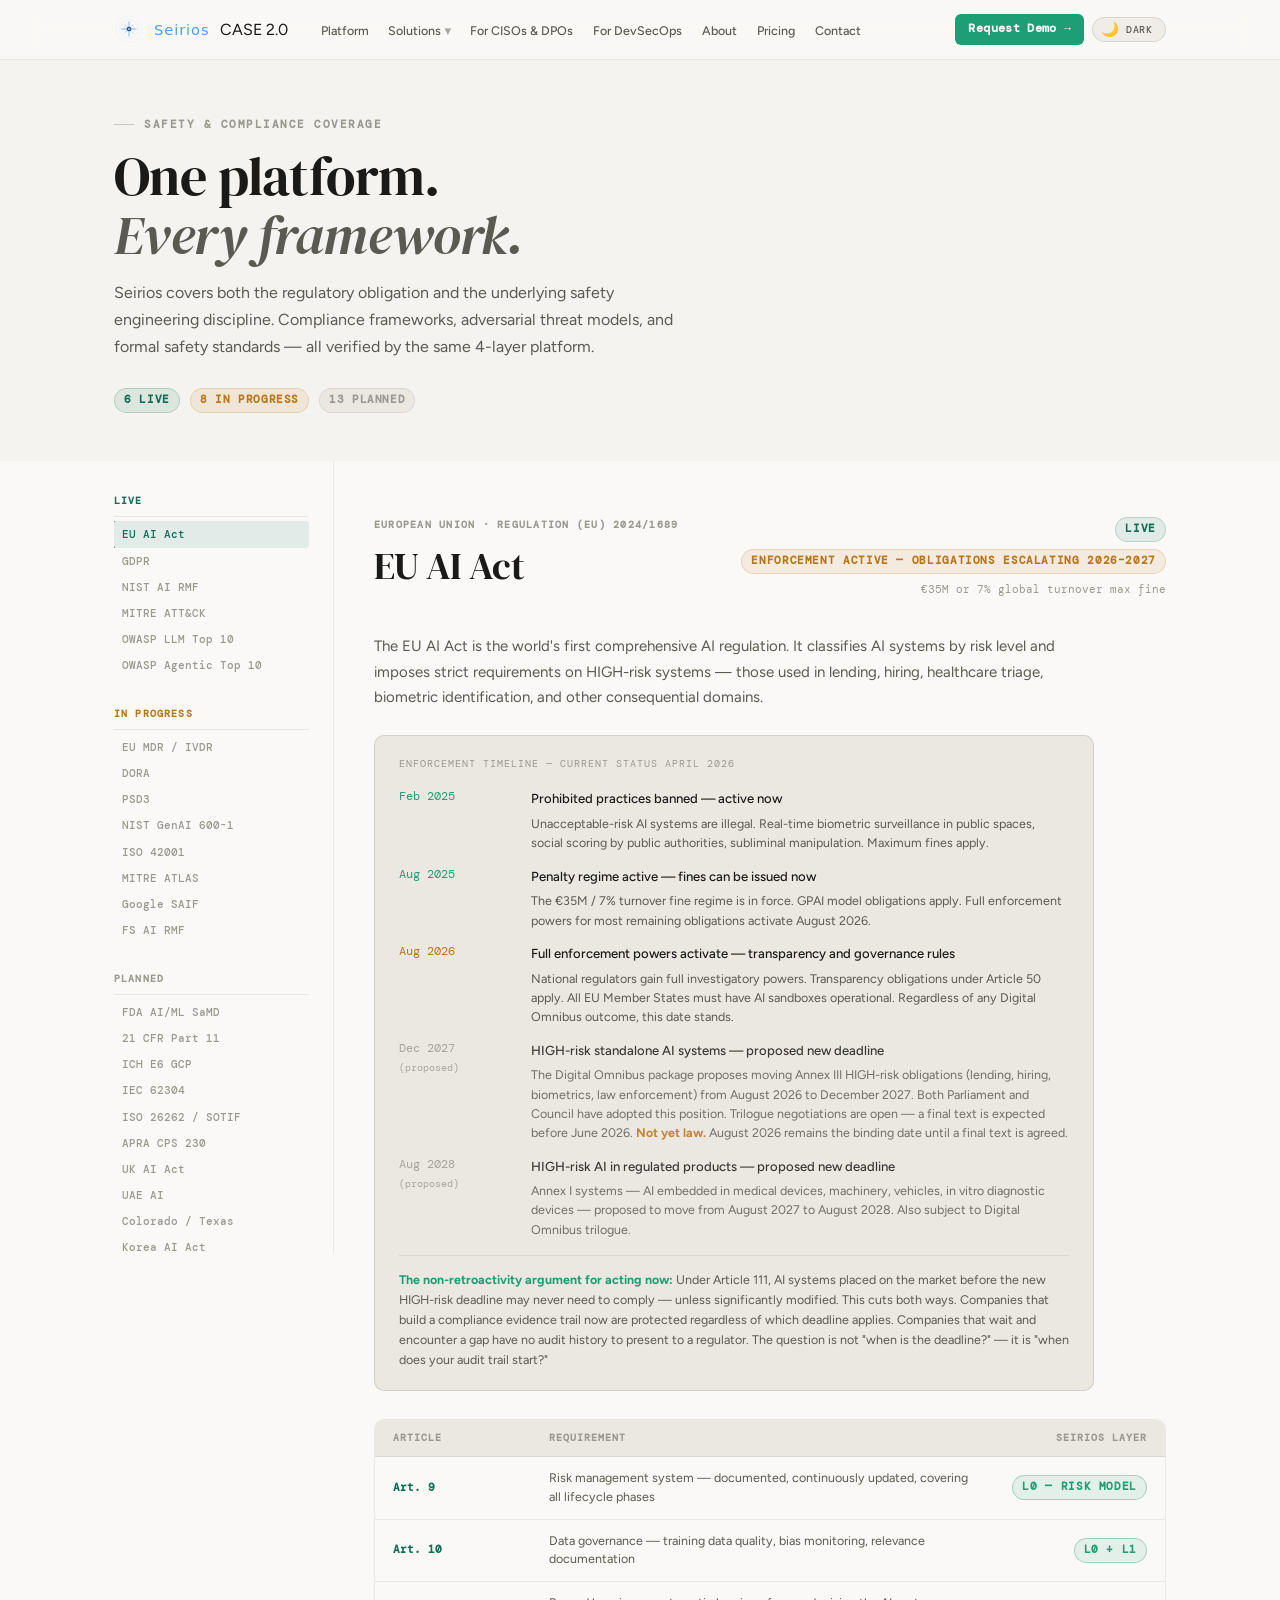
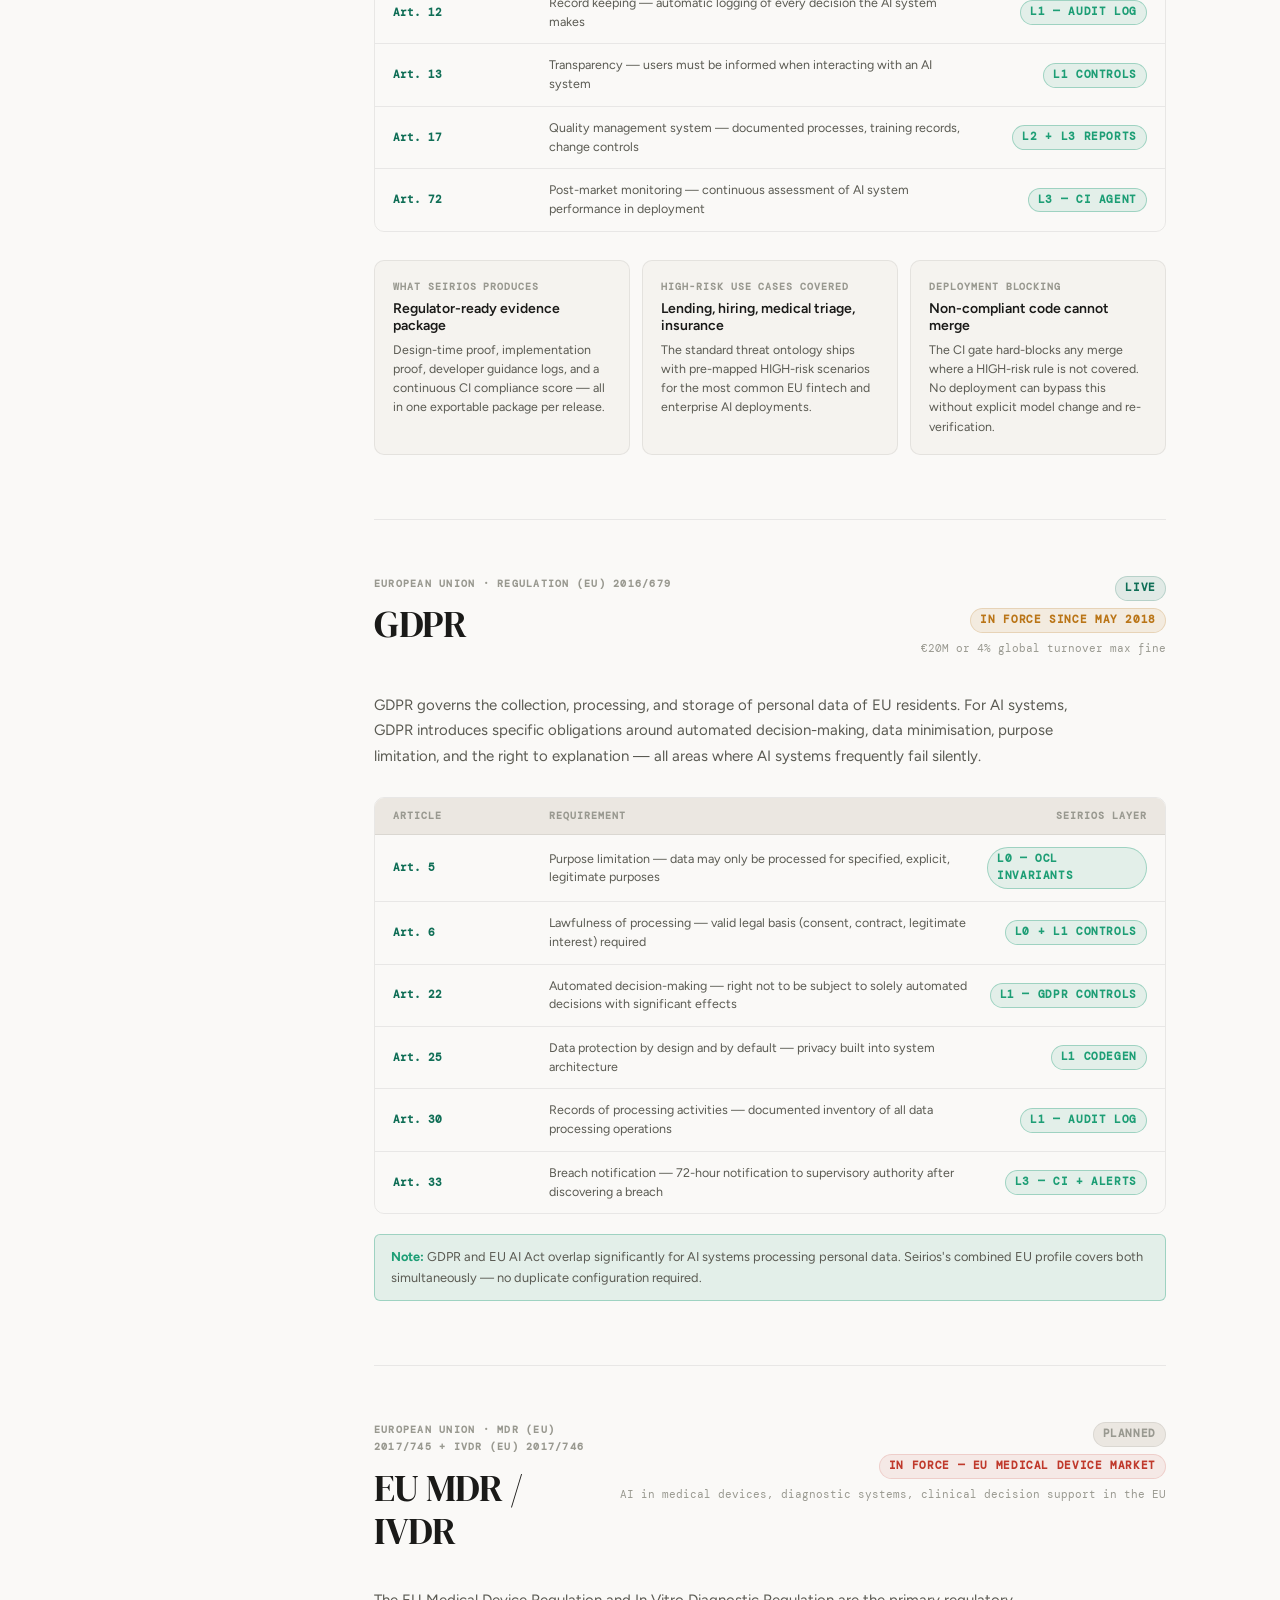
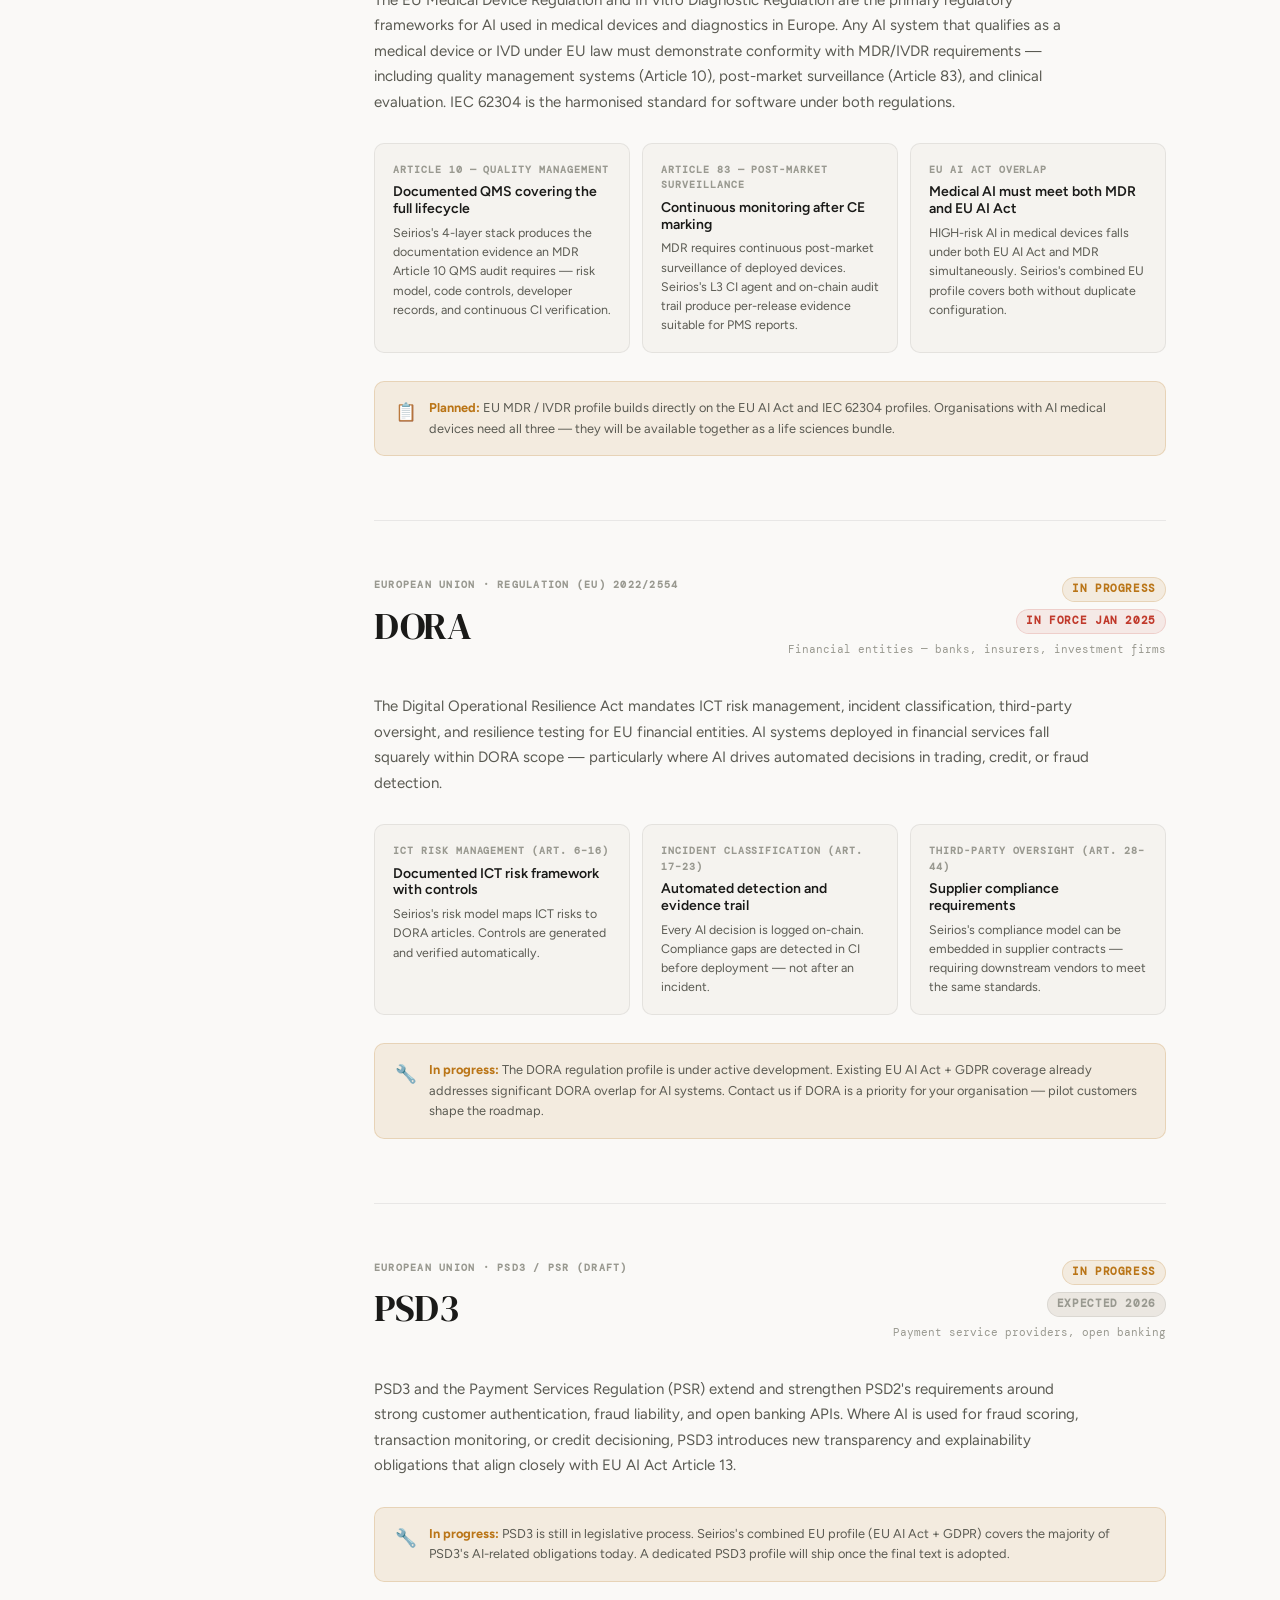
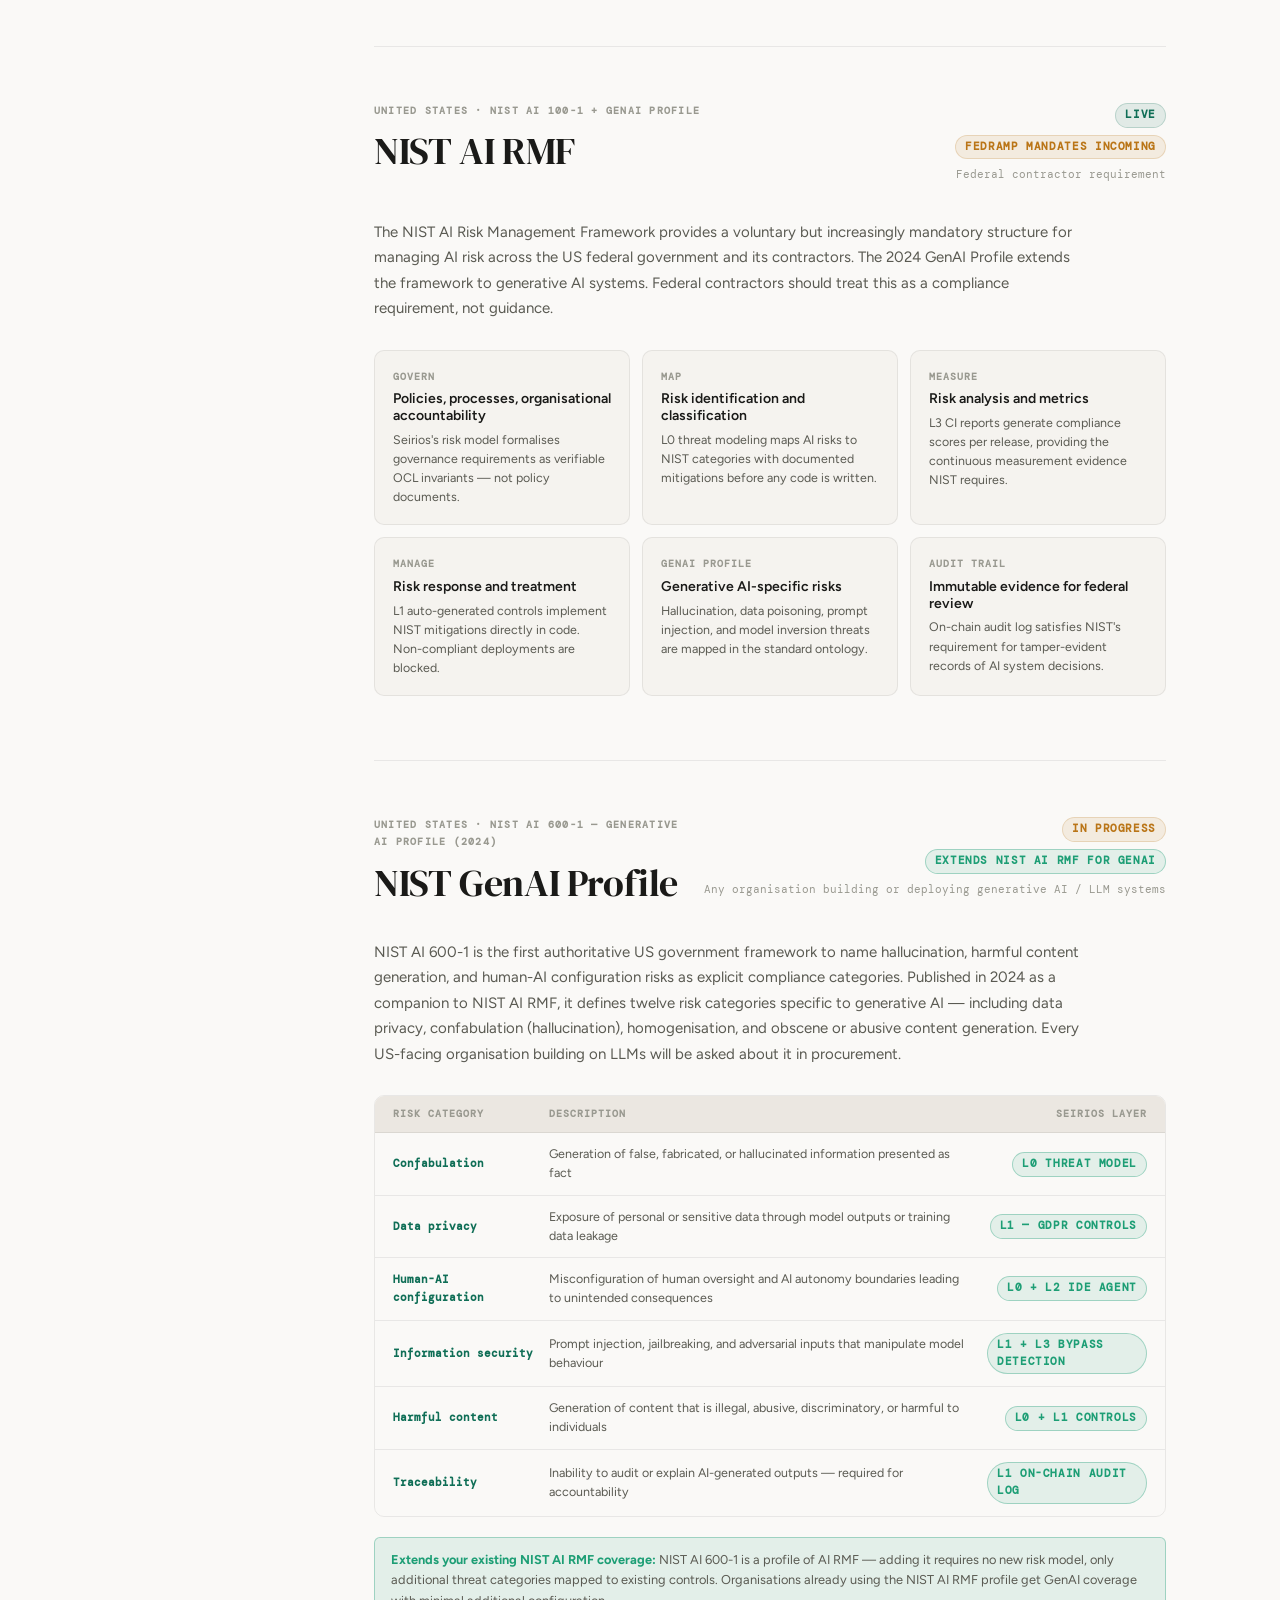
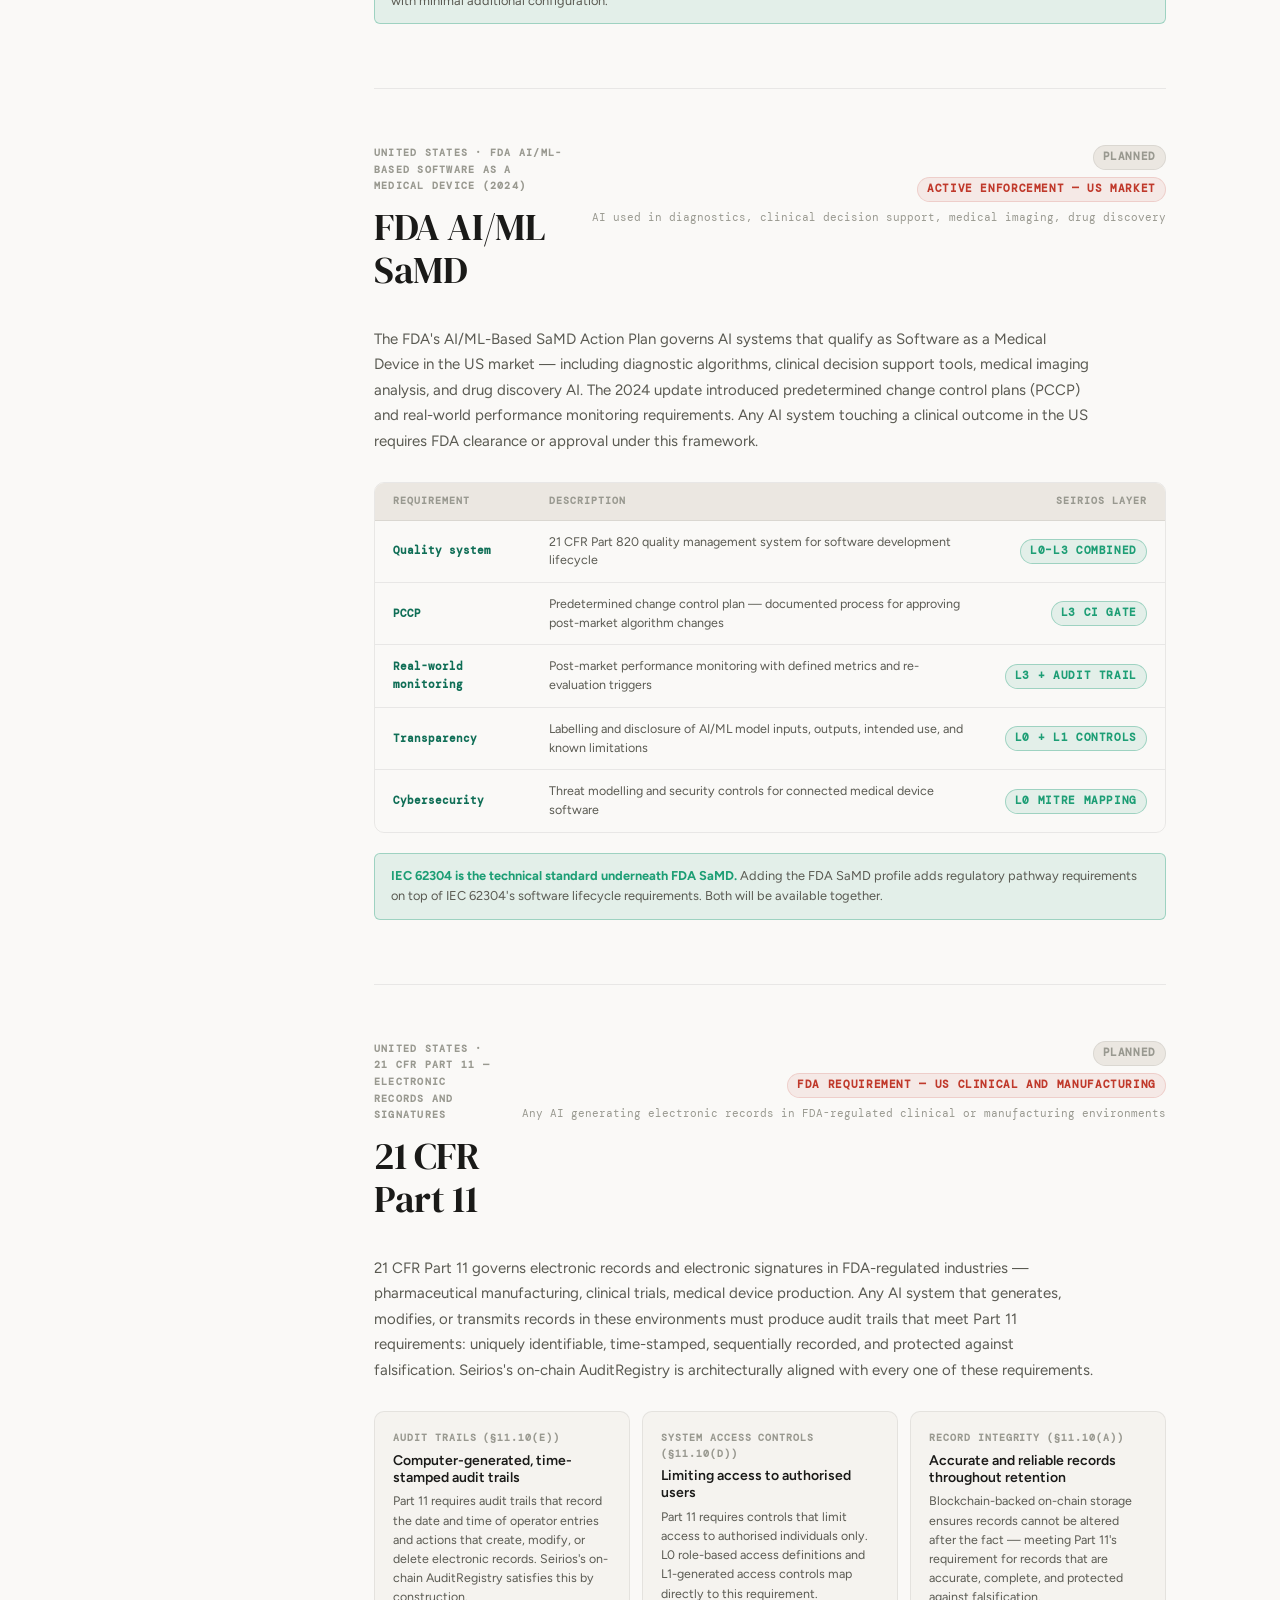
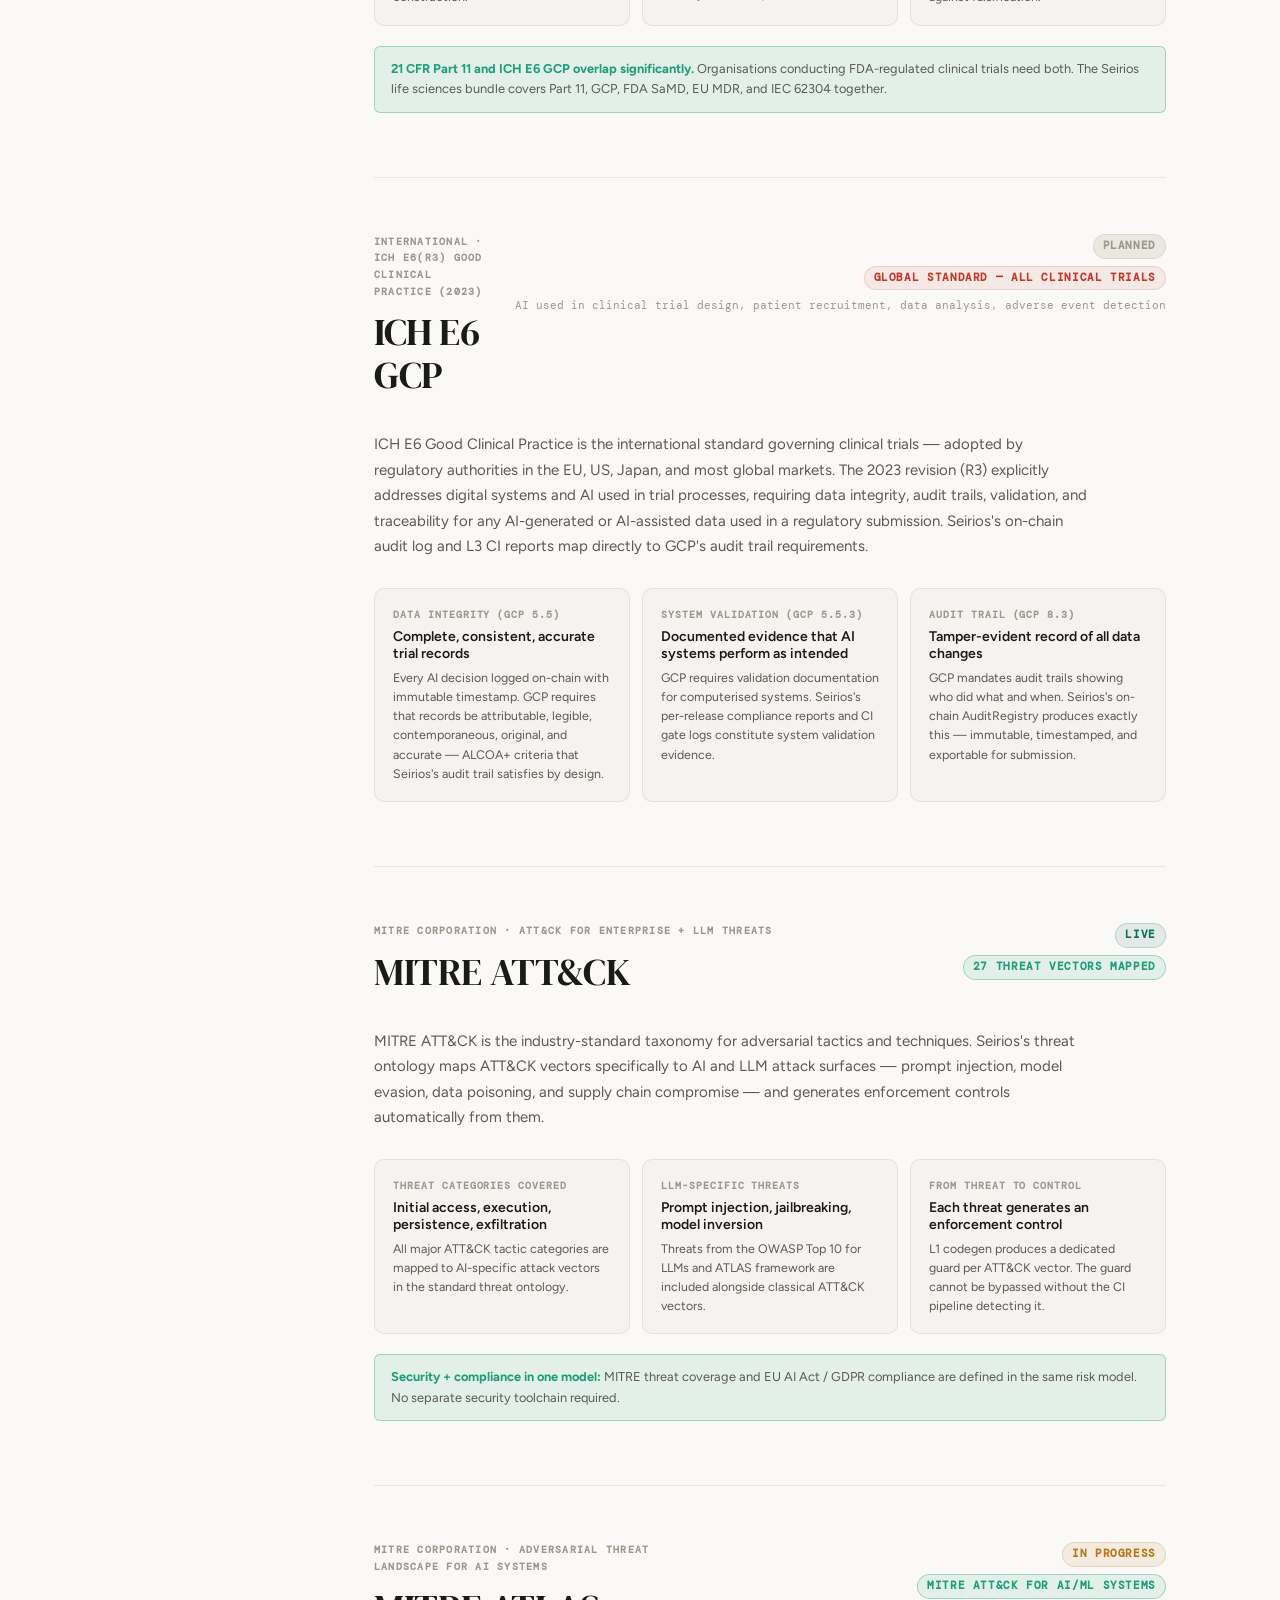
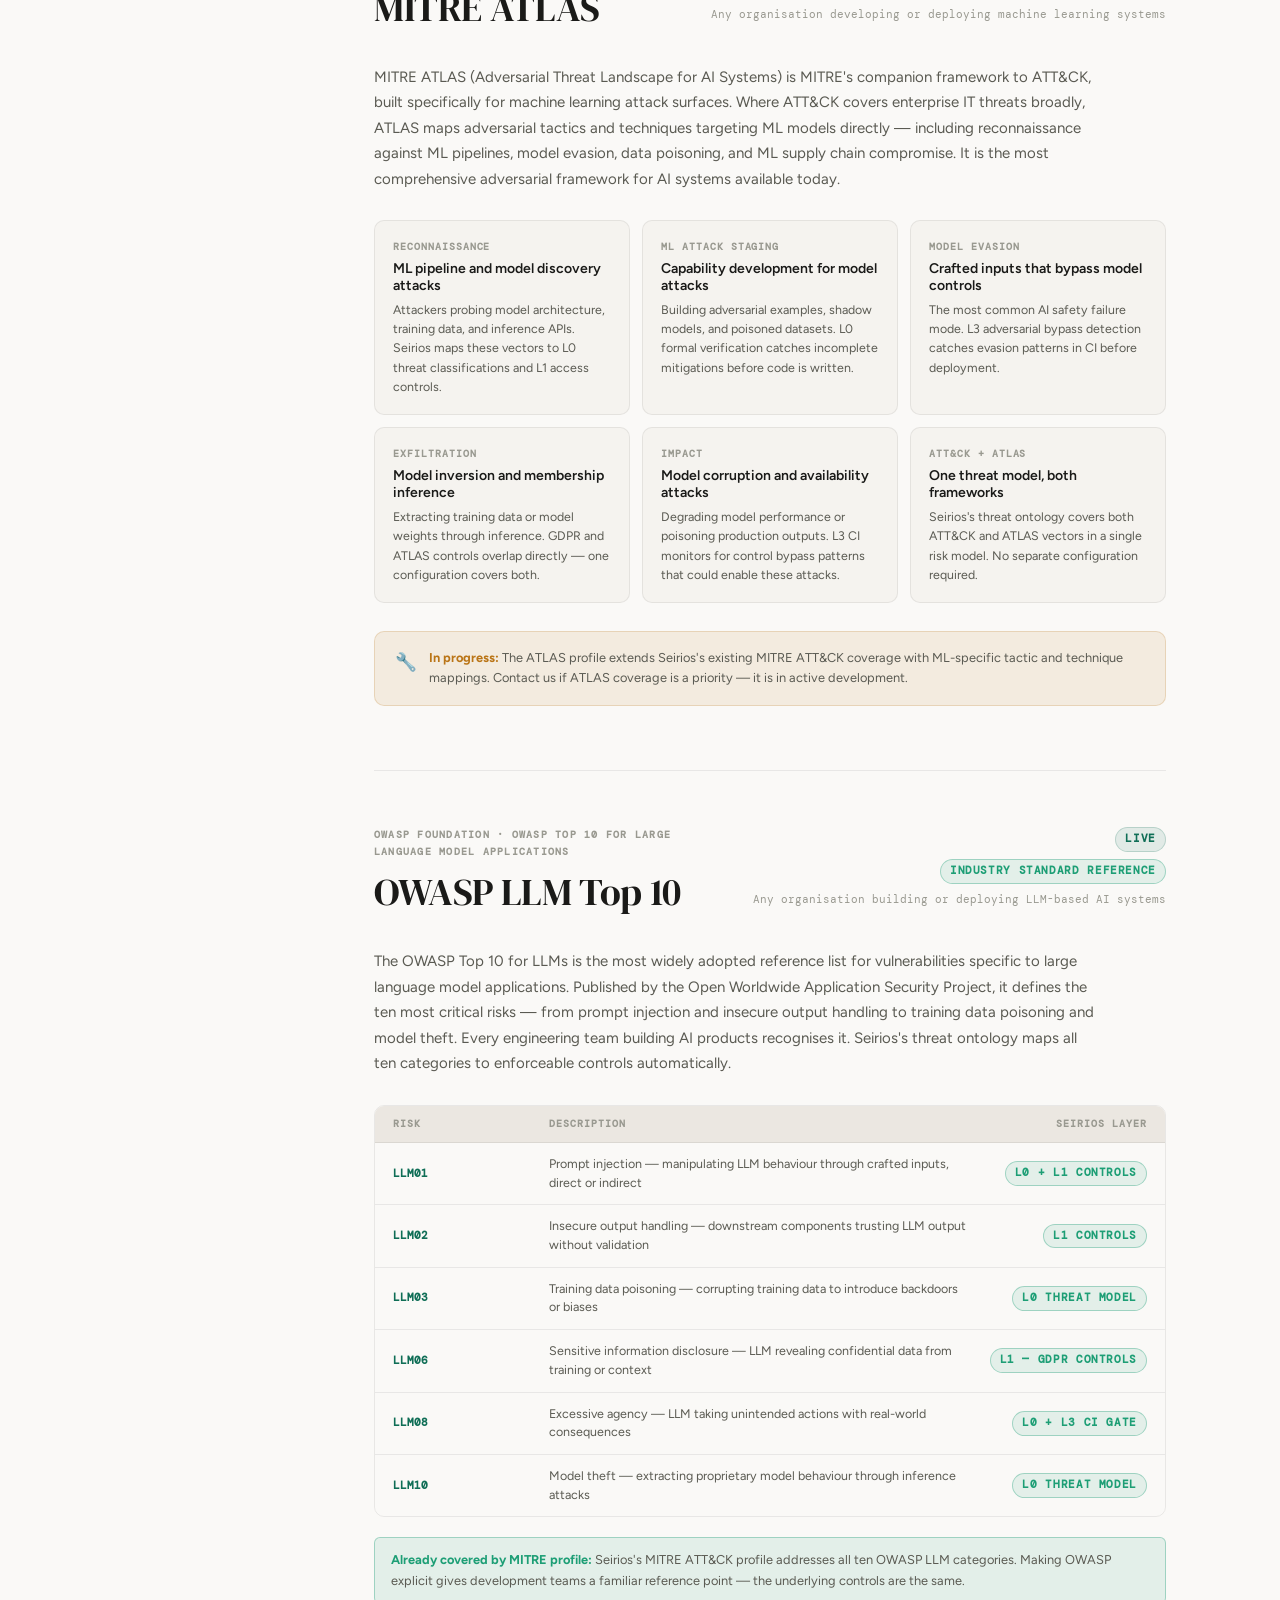
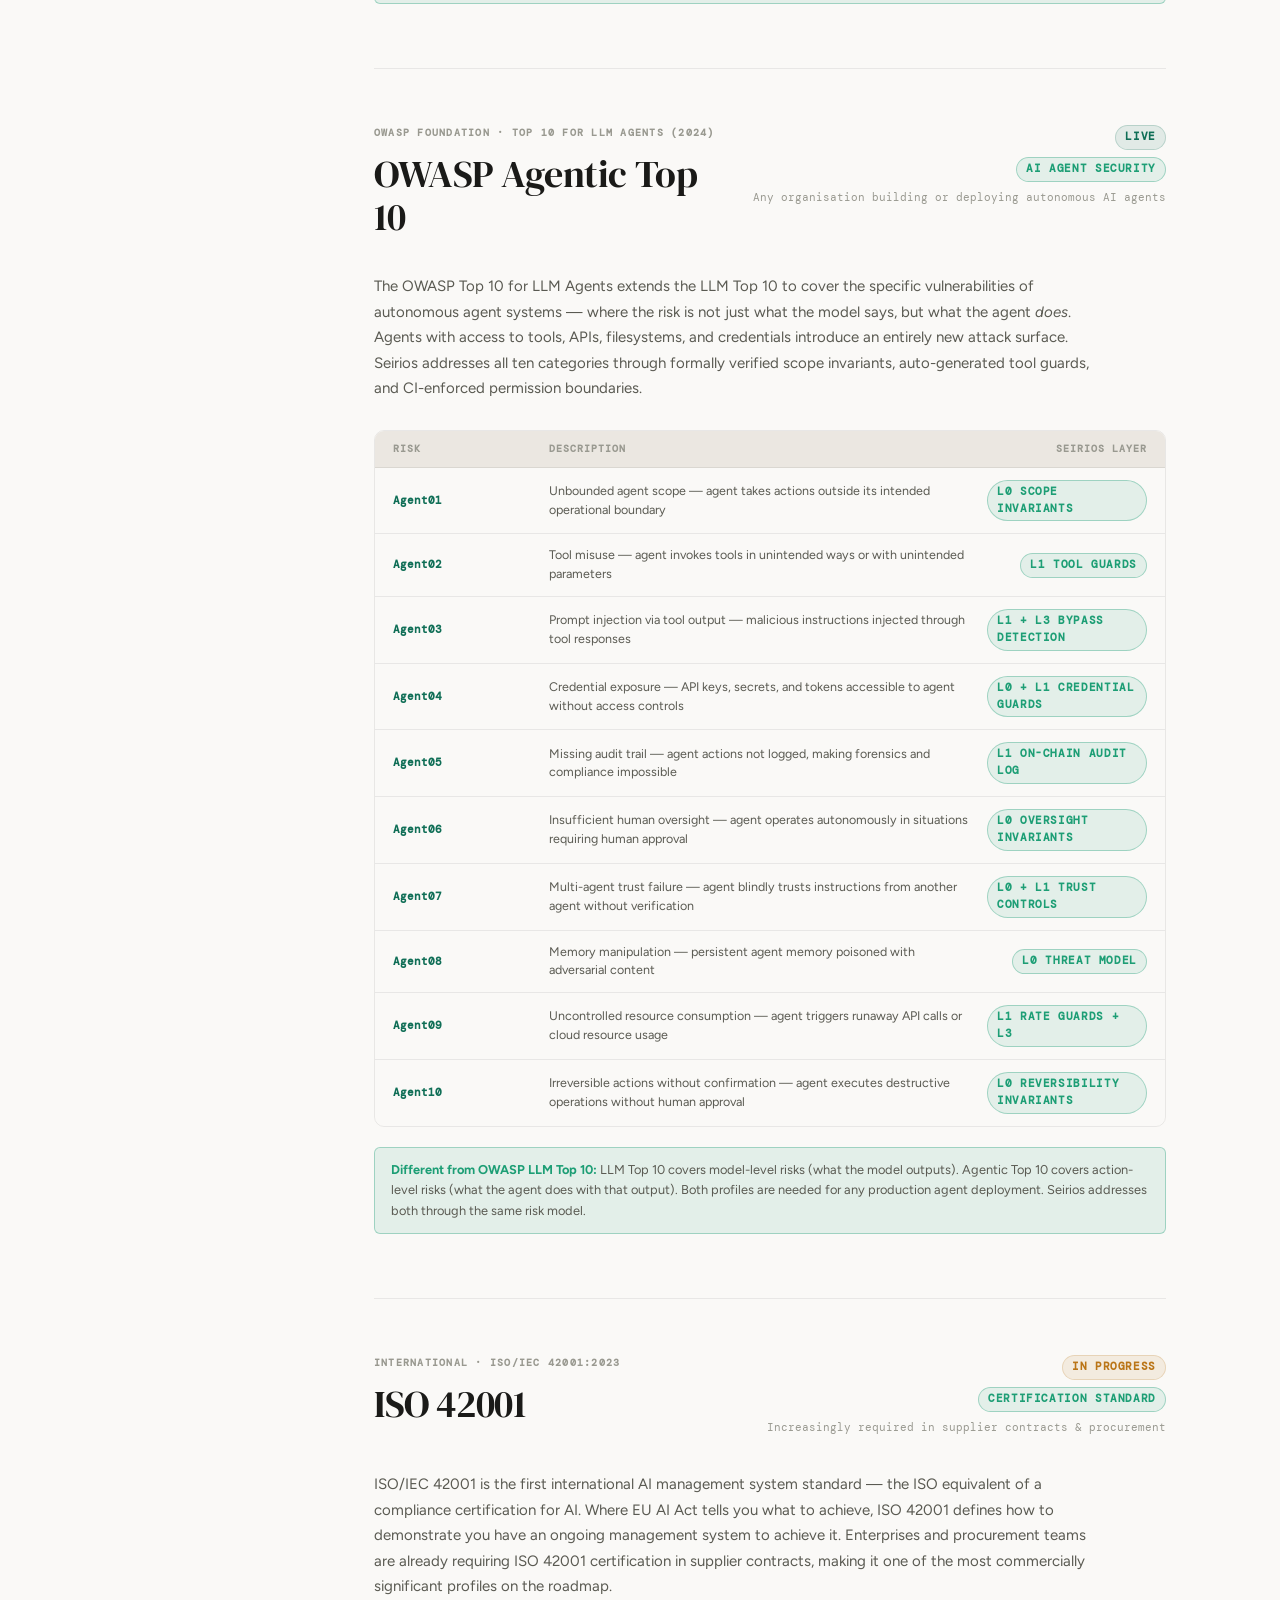
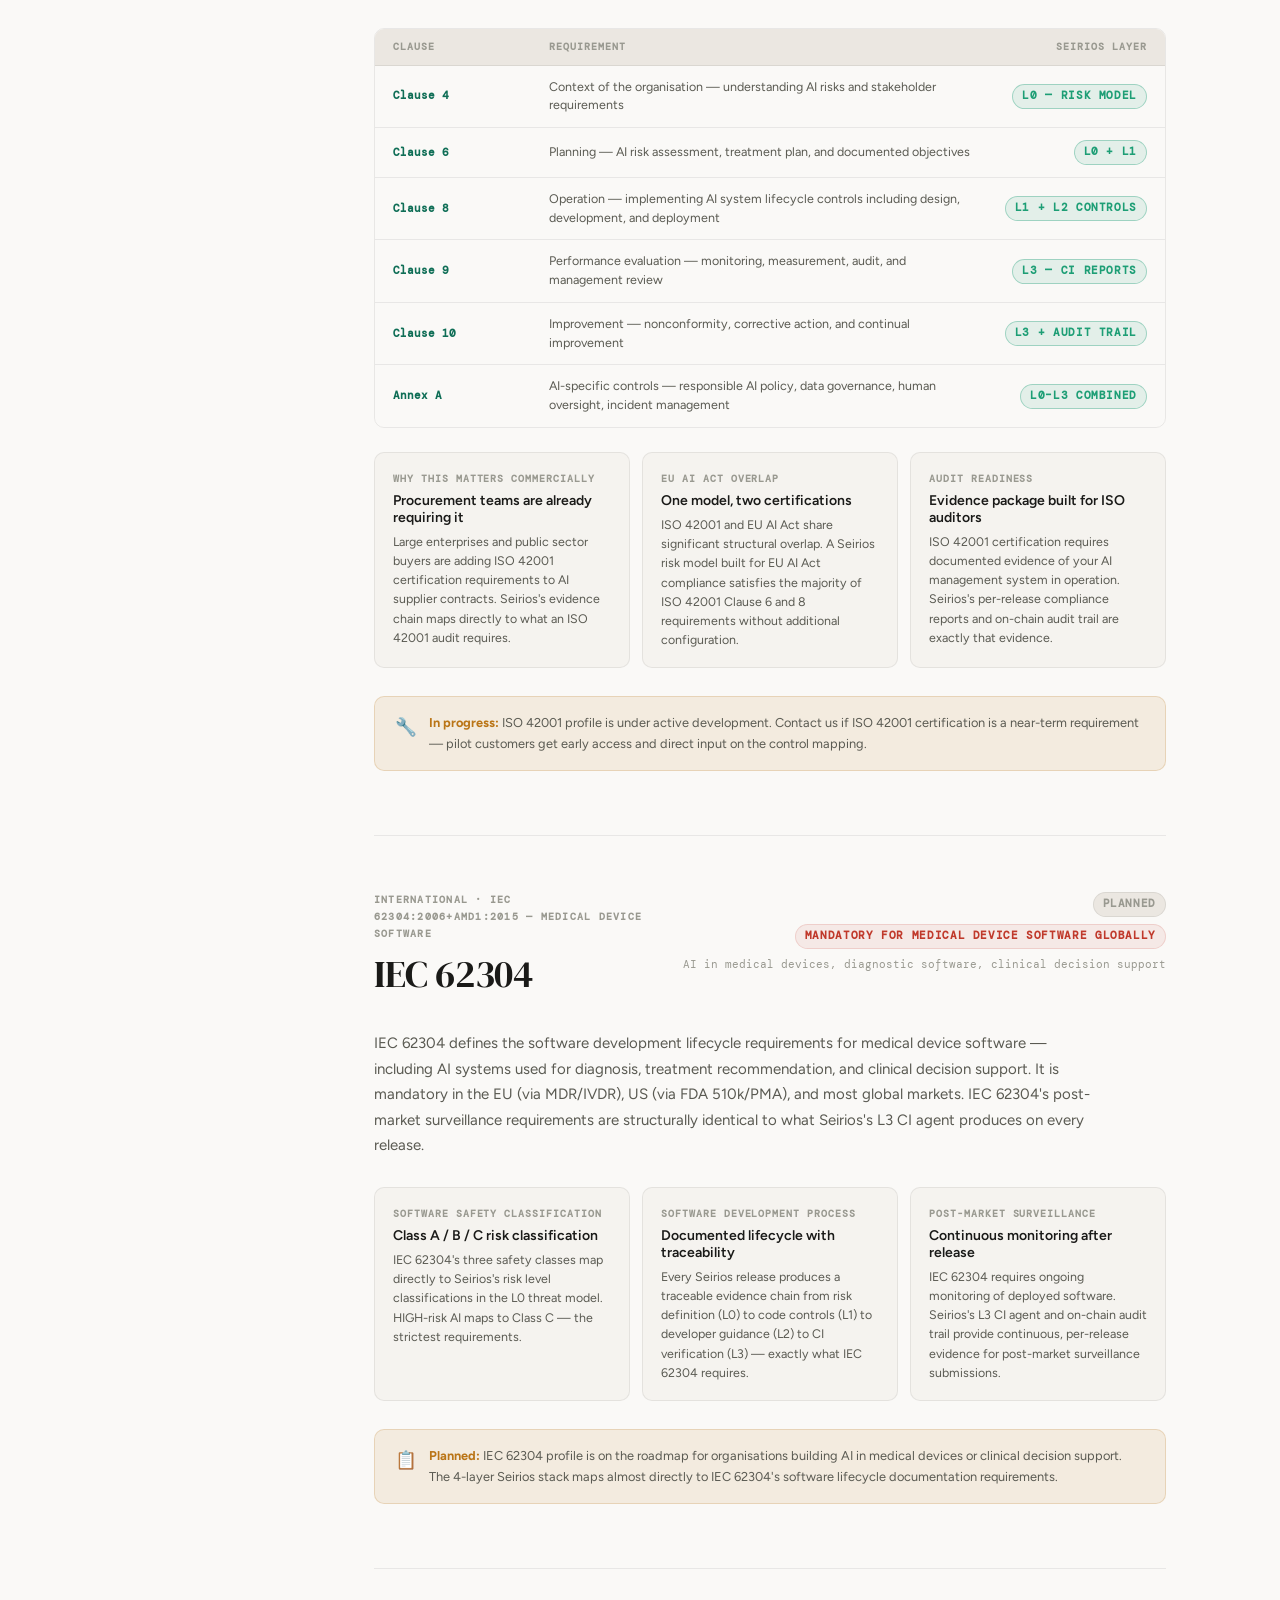
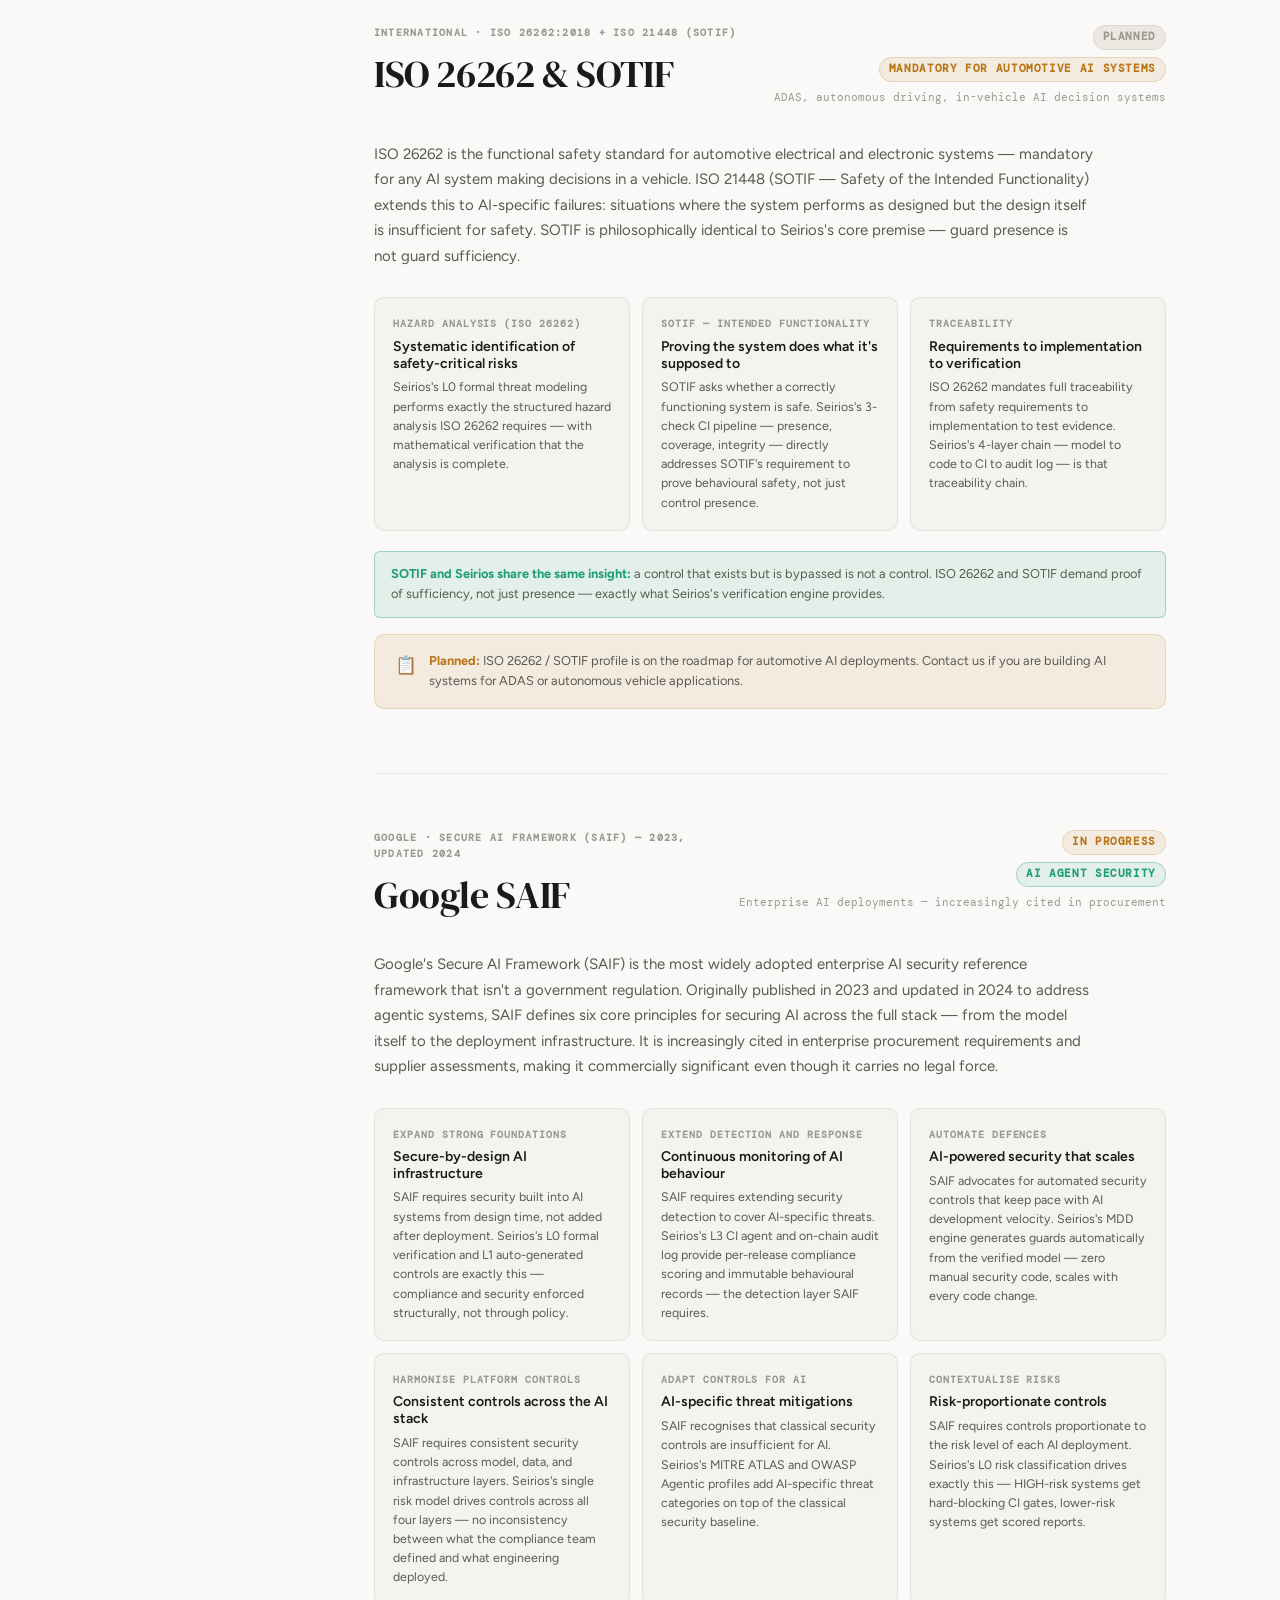
<file: pages/regulations.html>
<!DOCTYPE html>
<html lang="en">
<head>
  <!-- Nav CSS: self-contained, no external dependency -->
  <style>
    /* Prevent horizontal overflow on mobile */
    html, body { overflow-x: hidden !important; max-width: 100vw !important; }
    .nav { overflow: visible; }
    .nav-inner { overflow: visible; }
    /* Nav bar */
    .nav {
      position: fixed; top: 0; left: 0; right: 0; z-index: 100;
      height: 60px; display: flex; align-items: center;
      background: rgba(250,249,247,0.92);
      backdrop-filter: blur(12px);
      border-bottom: 0.5px solid rgba(0,0,0,0.07);
    }
    [data-theme="dark"] .nav { background: rgba(8,12,20,0.88); }
    .nav-inner {
      display: flex; align-items: center;
      width: 100%; max-width: 1100px; margin: 0 auto; padding: 0 24px;
    }
    .nav-logo { display: flex; align-items: center; gap: 10px; text-decoration: none; color: inherit; flex-shrink: 0; }
    .nav-logo-mark { width: 32px; height: 32px; display: flex; align-items: center; justify-content: center; flex-shrink: 0; background: none; border: none; padding: 0; }
    [data-theme="dark"] .nav-logo-mark { background: none; }
    .nav-logo-text { font-family: 'DM Mono', monospace; font-weight: 600; font-size: 0.92rem; letter-spacing: 0.04em; }
    /* Desktop links */
    .nav-links { display: flex; align-items: center; gap: 2px; list-style: none; margin: 0 auto 0 24px; padding: 0; }
    .nav-links a, .nav-dropdown-trigger {
      color: #5a5a52; text-decoration: none; font-size: 0.78rem; font-weight: 500;
      padding: 5px 9px; border-radius: 4px; transition: all 0.15s;
      background: none; border: none; cursor: pointer; font-family: inherit;
      white-space: nowrap;
    }
    [data-theme="dark"] .nav-links a, [data-theme="dark"] .nav-dropdown-trigger { color: #8a9bb0; }
    .nav-links a:hover, .nav-dropdown-trigger:hover { color: #1a1a18; background: #f0ede8; }
    [data-theme="dark"] .nav-links a:hover, [data-theme="dark"] .nav-dropdown-trigger:hover { color: #e8edf4; background: #162030; }
    .nav-links a.active { color: #1D9E75; }
    [data-theme="dark"] .nav-links a.active { color: #00e0ff; }
    /* Dropdown */
    .nav-dropdown { position: relative; list-style: none; }
    .nav-dropdown-trigger { display: inline-flex; align-items: center; gap: 4px; }
    .nav-dropdown-arrow { font-size: 0.55rem; }
    .nav-dropdown-menu {
      position: absolute; top: calc(100% + 8px); left: 0; min-width: 200px;
      background: #faf9f7; border: 0.5px solid rgba(0,0,0,0.10); border-radius: 10px;
      box-shadow: 0 4px 24px rgba(0,0,0,0.1); padding: 6px;
      opacity: 0; visibility: hidden; transform: translateY(-4px);
      transition: all 0.15s; z-index: 200;
    }
    [data-theme="dark"] .nav-dropdown-menu { background: #111927; border-color: rgba(255,255,255,0.1); }
    .nav-dropdown:hover .nav-dropdown-menu,
    .nav-dropdown:focus-within .nav-dropdown-menu { opacity: 1; visibility: visible; transform: translateY(0); }
    .nav-dropdown-item { display: flex; align-items: flex-start; gap: 10px; padding: 9px 12px; border-radius: 6px; text-decoration: none; }
    .nav-dropdown-item:hover { background: #f0ede8; }
    [data-theme="dark"] .nav-dropdown-item:hover { background: #162030; }
    .nav-dropdown-item-icon { font-size: 0.875rem; flex-shrink: 0; margin-top: 1px; }
    .nav-dropdown-item-text strong { display: block; font-size: 0.78rem; font-weight: 600; color: #1a1a18; margin-bottom: 1px; }
    [data-theme="dark"] .nav-dropdown-item-text strong { color: #e8edf4; }
    .nav-dropdown-item-text span { font-size: 0.7rem; color: #999990; line-height: 1.4; }
    .nav-dropdown-divider { height: 0.5px; background: rgba(0,0,0,0.07); margin: 4px 6px; }
    /* Right side */
    .nav-right { display: flex; align-items: center; gap: 8px; margin-left: 12px; flex-shrink: 0; }
    /* Theme toggle */
    .theme-toggle {
      display: inline-flex; align-items: center; gap: 6px;
      background: #f0ede8; border: 0.5px solid rgba(0,0,0,0.10); border-radius: 999px;
      padding: 4px 12px 4px 8px; cursor: pointer;
      font-family: monospace; font-size: 0.65rem; font-weight: 600;
      color: #5a5a52; letter-spacing: 0.04em; text-transform: uppercase;
      transition: all 0.15s;
    }
    [data-theme="dark"] .theme-toggle { background: #162030; border-color: rgba(255,255,255,0.1); color: #8a9bb0; }
    /* Hamburger — hidden on desktop, flex on mobile via media query */
    .nav-hamburger {
      display: none !important;
      width: 40px; height: 40px; background: none; border: none;
      cursor: pointer; padding: 8px; border-radius: 4px; margin-left: auto; flex-shrink: 0;
    }
    .nav-hamburger span {
      display: block; width: 20px; height: 2px; background: #1a1a18;
      border-radius: 2px; transition: all 0.22s ease; transform-origin: center;
    }
    [data-theme="dark"] .nav-hamburger span { background: #e8edf4; }
    .nav-hamburger.open span:nth-child(1) { transform: translateY(7px) rotate(45deg); }
    .nav-hamburger.open span:nth-child(2) { opacity: 0; transform: scaleX(0); }
    .nav-hamburger.open span:nth-child(3) { transform: translateY(-7px) rotate(-45deg); }
    /* Mobile drawer — HIDDEN by default using display:none */
    .nav-mobile {
      display: none; /* JS adds .open which changes to block */
      position: fixed; top: 60px; left: 0; right: 0; z-index: 99;
      background: #faf9f7; border-bottom: 0.5px solid rgba(0,0,0,0.07);
      box-shadow: 0 8px 24px rgba(0,0,0,0.08);
      padding: 12px 0 16px;
      animation: slideDown 0.2s ease;
    }
    [data-theme="dark"] .nav-mobile { background: #0d1421; }
    @keyframes slideDown { from { opacity: 0; transform: translateY(-8px); } to { opacity: 1; transform: translateY(0); } }
    .nav-mobile a {
      display: block; padding: 11px 24px; color: #5a5a52; text-decoration: none;
      font-size: 0.9rem; font-weight: 500; transition: all 0.15s;
    }
    [data-theme="dark"] .nav-mobile a { color: #8a9bb0; }
    .nav-mobile a:hover { color: #1a1a18; background: #f0ede8; }
    [data-theme="dark"] .nav-mobile a:hover { color: #e8edf4; background: #162030; }
    .nav-mobile a.active { color: #1D9E75; }
    [data-theme="dark"] .nav-mobile a.active { color: #00e0ff; }
    .nav-mobile-group {
      padding: 10px 24px 4px; font-family: monospace; font-size: 0.62rem;
      font-weight: 700; text-transform: uppercase; letter-spacing: 0.12em; color: #999990;
    }
    .nav-mobile-sub { padding-left: 36px !important; font-size: 0.85rem !important; }
    .nav-mobile-divider { height: 0.5px; background: rgba(0,0,0,0.07); margin: 6px 24px; }
    [data-theme="dark"] .nav-mobile-divider { background: rgba(255,255,255,0.06); }
    /* Mobile breakpoint */
    @media (max-width: 900px) {
      .nav-links     { display: none !important; visibility: hidden !important; }
      .nav-right     { display: none !important; visibility: hidden !important; }
      .nav-hamburger {
        display: flex !important;
        visibility: visible !important;
        opacity: 1 !important;
        flex-direction: column;
        justify-content: center;
        align-items: center;
        gap: 5px;
      }
    }
  
    /* ── DESIGN SYSTEM ── */
/* ============================================================
   SEIRIOS DESIGN SYSTEM — DUAL THEME
   Light (default): DM Serif Display + DM Mono + Figtree — warm, document-like
   Dark (toggle):   Space Mono + DM Sans — deep navy security aesthetic
   ============================================================ */



/* ── LIGHT THEME (default) ── */
:root {
  /* Backgrounds */
  --bg-void:        #faf9f7;
  --bg-deep:        #f5f3ef;
  --bg-surface:     #f0ede8;
  --bg-raised:      #ebe7e1;
  --bg-card:        #f5f3ef;

  /* Borders */
  --border-dim:     rgba(0,0,0,0.07);
  --border-subtle:  rgba(0,0,0,0.10);
  --border-accent:  rgba(29,158,117,0.35);

  /* Accent colours */
  --cyan:           #1D9E75;
  --cyan-dim:       rgba(29,158,117,0.10);
  --cyan-glow:      rgba(29,158,117,0.06);
  --green:          #0F6E56;
  --green-dim:      rgba(15,110,86,0.10);
  --amber:          #BA7517;
  --amber-dim:      rgba(186,117,23,0.10);
  --red:            #C0392B;
  --red-dim:        rgba(192,57,43,0.08);

  /* Text */
  --text-primary:   #1a1a18;
  --text-secondary: #5a5a52;
  --text-muted:     #999990;
  --text-cyan:      #1D9E75;
  --text-green:     #0F6E56;

  /* Typography */
  --font-display:   'DM Serif Display', Georgia, serif;
  --font-mono:      'DM Mono', 'Courier New', monospace;
  --font-body:      'Figtree', system-ui, sans-serif;

  /* Shape */
  --radius-sm:      3px;
  --radius-md:      6px;
  --radius-lg:      10px;
  --radius-xl:      14px;

  /* Shadows */
  --shadow-card:    0 1px 3px rgba(0,0,0,0.06), 0 4px 12px rgba(0,0,0,0.04);
  --shadow-glow:    0 0 20px rgba(29,158,117,0.08);

  --transition:     0.2s cubic-bezier(0.4, 0, 0.2, 1);

  /* Nav height */
  --nav-h: 60px;
}

/* ── DARK THEME ── */
[data-theme="dark"] {
  --bg-void:        #080c14;
  --bg-deep:        #0d1421;
  --bg-surface:     #111927;
  --bg-raised:      #162030;
  --bg-card:        #1a2638;

  --border-dim:     rgba(255,255,255,0.06);
  --border-subtle:  rgba(255,255,255,0.10);
  --border-accent:  rgba(0,224,255,0.25);

  --cyan:           #00e0ff;
  --cyan-dim:       rgba(0,224,255,0.15);
  --cyan-glow:      rgba(0,224,255,0.08);
  --green:          #00ff88;
  --green-dim:      rgba(0,255,136,0.12);
  --amber:          #ffaa00;
  --amber-dim:      rgba(255,170,0,0.12);
  --red:            #ff4466;
  --red-dim:        rgba(255,68,102,0.12);

  --text-primary:   #e8edf4;
  --text-secondary: #8a9bb0;
  --text-muted:     #4a5a6e;
  --text-cyan:      #00e0ff;
  --text-green:     #00ff88;

  --font-display:   'Space Mono', 'Courier New', monospace;
  --font-mono:      'Space Mono', 'Courier New', monospace;
  --font-body:      'DM Sans', system-ui, sans-serif;

  --shadow-card:    0 1px 3px rgba(0,0,0,0.4), 0 4px 16px rgba(0,0,0,0.3);
  --shadow-glow:    0 0 24px rgba(0,224,255,0.12);
}

/* ── Dark theme ambient glow ── */
[data-theme="dark"] body::before {
  content: '';
  position: fixed;
  inset: 0;
  background-image:
    radial-gradient(ellipse 80% 50% at 20% -10%, rgba(0,224,255,0.04) 0%, transparent 60%),
    radial-gradient(ellipse 60% 40% at 80% 110%, rgba(0,255,136,0.03) 0%, transparent 60%);
  pointer-events: none;
  z-index: 0;
}

/* ── Reset ── */
*, *::before, *::after { box-sizing: border-box; margin: 0; padding: 0; }
html { scroll-behavior: smooth; -webkit-font-smoothing: antialiased; text-rendering: optimizeLegibility; }

body {
  font-family: var(--font-body);
  background: var(--bg-void);
  color: var(--text-primary);
  line-height: 1.6;
  min-height: 100vh;
  overflow-x: hidden;
  transition: background 0.3s ease, color 0.3s ease;
}

/* ── Typography ── */
h1, h2, h3, h4, h5, h6 {
  font-family: var(--font-display);
  line-height: 1.2;
}

/* Light: serif display headings */
:root h1, :root h2 {
  font-weight: 400;
  letter-spacing: -0.01em;
}
:root h3, :root h4 {
  font-family: var(--font-body);
  font-weight: 600;
}

/* Dark: mono headings */
[data-theme="dark"] h1,
[data-theme="dark"] h2,
[data-theme="dark"] h3,
[data-theme="dark"] h4 {
  font-weight: 700;
  letter-spacing: -0.02em;
}

.display-xl { font-size: clamp(2.2rem, 4.5vw, 3.4rem); line-height: 1.08; }
.display-lg { font-size: clamp(1.7rem, 3vw, 2.5rem); line-height: 1.12; }
.display-md { font-size: clamp(1.2rem, 2vw, 1.65rem); line-height: 1.2; }

.mono       { font-family: var(--font-mono); }
.text-cyan  { color: var(--cyan); }
.text-green { color: var(--green); }
.text-amber { color: var(--amber); }
.text-muted { color: var(--text-muted); }
.text-secondary { color: var(--text-secondary); }

/* Serif italic accent (light only) */
em.accent { font-style: italic; color: var(--text-secondary); }

/* ── Layout ── */
.container { max-width: 1100px; margin: 0 auto; padding: 0 24px; }
.section    { padding: 52px 0; position: relative; z-index: 1; }
.section-sm { padding: 36px 0;  position: relative; z-index: 1; }

/* ── Navigation ── */
.nav {
  position: fixed; top: 0; left: 0; right: 0;
  z-index: 100;
  height: var(--nav-h);
  display: flex; align-items: center;
  background: rgba(250,249,247,0.92);
  backdrop-filter: blur(16px) saturate(130%);
  border-bottom: 0.5px solid var(--border-dim);
  transition: background 0.3s ease, border-color 0.3s ease;
}
[data-theme="dark"] .nav {
  background: rgba(8,12,20,0.88);
}

.nav-inner {
  display: flex; align-items: center; justify-content: space-between;
  width: 100%; max-width: 1100px; margin: 0 auto; padding: 0 24px;
}

.nav-logo {
  display: flex; align-items: center; gap: 10px;
  text-decoration: none; color: var(--text-primary);
}

.nav-logo-mark {
  width: 30px; height: 30px;
  background: var(--cyan);
  border-radius: 5px;
  display: flex; align-items: center; justify-content: center;
  font-family: var(--font-mono); font-size: 12px; font-weight: 600;
  color: var(--bg-void);
  transition: background 0.3s ease;
}
[data-theme="dark"] .nav-logo-mark {
  box-shadow: 0 0 14px rgba(0,224,255,0.25);
}

.nav-logo-text {
  font-family: var(--font-mono);
  font-weight: 600; font-size: 0.9rem;
  letter-spacing: 0.02em;
}


/* ── Dropdown ── */
.nav-dropdown {
  position: relative;
  list-style: none;
}
.nav-dropdown-trigger {
  display: inline-flex; align-items: center; gap: 4px;
  color: var(--text-secondary); text-decoration: none;
  font-size: 0.78rem; font-weight: 500;
  padding: 4px 8px; border-radius: var(--radius-sm);
  cursor: pointer; white-space: nowrap;
  transition: all var(--transition);
  background: none; border: none; font-family: var(--font-body);
}
.nav-dropdown-trigger:hover { color: var(--text-primary); background: var(--bg-surface); }
.nav-dropdown-trigger.active { color: var(--cyan); }
.nav-dropdown-arrow {
  font-size: 0.55rem; opacity: 0.5;
  transition: transform var(--transition);
  margin-top: 1px;
}
.nav-dropdown:hover .nav-dropdown-arrow,
.nav-dropdown:focus-within .nav-dropdown-arrow { transform: rotate(180deg); }

.nav-dropdown-menu {
  position: absolute;
  top: calc(100% + 8px);
  left: 0;
  min-width: 200px;
  background: var(--bg-void);
  border: 0.5px solid var(--border-subtle);
  border-radius: var(--radius-lg);
  box-shadow: var(--shadow-card), 0 8px 24px rgba(0,0,0,0.08);
  padding: 6px;
  opacity: 0;
  visibility: hidden;
  transform: translateY(-4px);
  transition: all var(--transition);
  z-index: 200;
}
[data-theme="dark"] .nav-dropdown-menu {
  box-shadow: var(--shadow-card), 0 8px 32px rgba(0,0,0,0.4);
}
.nav-dropdown:hover .nav-dropdown-menu,
.nav-dropdown:focus-within .nav-dropdown-menu {
  opacity: 1; visibility: visible; transform: translateY(0);
}
.nav-dropdown-item {
  display: flex; align-items: flex-start; gap: 10px;
  padding: 9px 12px; border-radius: var(--radius-md);
  text-decoration: none; transition: background var(--transition);
}
.nav-dropdown-item:hover { background: var(--bg-surface); }
.nav-dropdown-item-icon {
  font-size: 0.875rem; flex-shrink: 0; margin-top: 1px;
}
.nav-dropdown-item-text strong {
  display: block; font-size: 0.78rem; font-weight: 600;
  color: var(--text-primary); margin-bottom: 1px;
}
.nav-dropdown-item-text span {
  font-size: 0.7rem; color: var(--text-muted); line-height: 1.4;
}
.nav-dropdown-divider {
  height: 0.5px; background: var(--border-dim); margin: 4px 6px;
}


/* ── Theme toggle ── */
.theme-toggle {
  display: flex; align-items: center; gap: 6px;
  background: var(--bg-surface);
  border: 0.5px solid var(--border-subtle);
  border-radius: 999px;
  padding: 4px 12px 4px 8px;
  cursor: pointer;
  font-family: var(--font-mono);
  font-size: 0.68rem;
  font-weight: 500;
  color: var(--text-secondary);
  letter-spacing: 0.04em;
  transition: all var(--transition);
  white-space: nowrap;
}
.theme-toggle:hover {
  border-color: var(--border-accent);
  color: var(--text-primary);
}
.theme-toggle-icon { font-size: 0.9rem; line-height: 1; }
.theme-toggle-label { text-transform: uppercase; letter-spacing: 0.08em; font-size: 0.65rem; }

/* ── Buttons ── */
.btn {
  display: inline-flex; align-items: center; gap: 7px;
  padding: 9px 18px;
  border-radius: var(--radius-md);
  font-family: var(--font-mono);
  font-size: 0.78rem; font-weight: 600;
  text-decoration: none; cursor: pointer; border: none;
  transition: all var(--transition);
  white-space: nowrap; letter-spacing: 0.03em;
}
.btn-primary {
  background: var(--cyan); color: var(--bg-void);
}
.btn-primary:hover { filter: brightness(1.08); transform: translateY(-1px); }
[data-theme="dark"] .btn-primary {
  box-shadow: 0 0 18px rgba(0,224,255,0.2);
}
[data-theme="dark"] .btn-primary:hover {
  box-shadow: 0 0 28px rgba(0,224,255,0.35);
}

.btn-outline {
  background: transparent; color: var(--text-primary);
  border: 0.5px solid var(--border-subtle);
}
.btn-outline:hover {
  border-color: var(--border-accent); color: var(--cyan);
  background: var(--cyan-glow);
}
.btn-ghost { background: transparent; color: var(--text-secondary); padding: 9px 14px; }
.btn-ghost:hover { color: var(--text-primary); }
.btn-lg { padding: 12px 24px; font-size: 0.85rem; }
.btn-sm { padding: 6px 13px; font-size: 0.72rem; }

/* ── Cards ── */
.card {
  background: var(--bg-card);
  border: 0.5px solid var(--border-dim);
  border-radius: var(--radius-lg);
  padding: 24px;
  box-shadow: var(--shadow-card);
  transition: border-color var(--transition), box-shadow var(--transition);
}
.card:hover { border-color: var(--border-accent); box-shadow: var(--shadow-card), var(--shadow-glow); }

/* ── Badges ── */
.badge {
  display: inline-flex; align-items: center; gap: 5px;
  padding: 3px 9px; border-radius: 999px;
  font-family: var(--font-mono); font-size: 0.66rem; font-weight: 600;
  letter-spacing: 0.06em; text-transform: uppercase;
}
.badge-cyan  { background: var(--cyan-dim);  color: var(--cyan);  border: 0.5px solid var(--border-accent); }
.badge-green { background: var(--green-dim); color: var(--green); border: 0.5px solid rgba(15,110,86,0.2); }
.badge-amber { background: var(--amber-dim); color: var(--amber); border: 0.5px solid rgba(186,117,23,0.2); }
.badge-red   { background: var(--red-dim);   color: var(--red);   border: 0.5px solid rgba(192,57,43,0.15); }
[data-theme="dark"] .badge-green { border-color: rgba(0,255,136,0.2); }
[data-theme="dark"] .badge-amber { border-color: rgba(255,170,0,0.2); }
[data-theme="dark"] .badge-red   { border-color: rgba(255,68,102,0.2); }

/* ── Section label ── */
.section-label {
  font-family: var(--font-mono);
  font-size: 0.67rem; font-weight: 600;
  letter-spacing: 0.14em; text-transform: uppercase;
  color: var(--cyan); margin-bottom: 14px;
  display: flex; align-items: center; gap: 10px;
}
.section-label::before {
  content: ''; display: block;
  width: 20px; height: 1px;
  background: var(--cyan); opacity: 0.5;
}

/* Light theme: section label uses border accent not cyan */
:root .section-label { color: var(--text-muted); }
:root .section-label::before { background: var(--text-muted); }

/* ── Stat grid ── */
.stat-grid {
  display: grid; grid-template-columns: repeat(4, 1fr);
  gap: 1px; background: var(--border-dim);
  border: 0.5px solid var(--border-dim);
  border-radius: var(--radius-lg); overflow: hidden;
}
.stat-item {
  background: var(--bg-surface); padding: 24px 20px; text-align: center;
}
.stat-value {
  font-family: var(--font-mono); font-size: 1.75rem; font-weight: 600;
  color: var(--cyan); line-height: 1; margin-bottom: 5px;
}
:root .stat-value { color: var(--text-primary); }
.stat-label { font-size: 0.72rem; color: var(--text-muted); text-transform: uppercase; letter-spacing: 0.08em; }

/* ── Terminal ── */
.terminal {
  background: #070b12;
  border: 0.5px solid var(--border-subtle);
  border-radius: var(--radius-lg); overflow: hidden;
  font-family: var(--font-mono);
  box-shadow: var(--shadow-card);
}
:root .terminal { background: #1a1a18; border-color: rgba(0,0,0,0.15); }

.terminal-bar {
  display: flex; align-items: center; gap: 7px;
  padding: 9px 14px;
  background: var(--bg-raised); border-bottom: 0.5px solid var(--border-dim);
}
.terminal-dot { width: 9px; height: 9px; border-radius: 50%; }
.dot-red    { background: #ff5f56; }
.dot-yellow { background: #ffbd2e; }
.dot-green  { background: #27c93f; }
.terminal-title { font-size: 0.7rem; color: var(--text-muted); margin-left: 6px; letter-spacing: 0.04em; }

.terminal-body { padding: 18px 22px; font-size: 0.78rem; line-height: 1.7; }

/* Terminal always sits on a dark background — hardcode light text for both themes */
.t-cmd   { color: #e8edf4; }
.t-dim   { color: #5a6a7e; }
.t-pass  { color: #3ecf8e; }
.t-fail  { color: #ff6b6b; }
.t-warn  { color: #f5a623; }
.t-info  { color: #5bc8e8; }

/* ── Analogy block (light) ── */
.analogy {
  background: var(--bg-void);
  border: 0.5px solid var(--border-dim);
  border-left: 3px solid var(--cyan);
  border-radius: 0 var(--radius-md) var(--radius-md) 0;
  padding: 16px 20px;
}
.analogy p { font-size: 0.9375rem; line-height: 1.7; color: var(--text-secondary); }
.analogy strong { font-weight: 600; color: var(--text-primary); }

/* ── Divider ── */
.divider { height: 0.5px; background: var(--border-dim); }

/* ── Footer ── */
.footer {
  background: var(--bg-deep);
  border-top: 0.5px solid var(--border-dim);
  padding: 40px 0 28px; position: relative; z-index: 1;
}

/* ── Animations ── */
@keyframes star-pulse {
  0%,100%{opacity:1} 50%{opacity:0.45}
}
@keyframes fadeInUp {
  from { opacity: 0; transform: translateY(16px); }
  to   { opacity: 1; transform: translateY(0); }
}
@keyframes pulse-amber {
  0%, 100% { opacity: 1; }
  50%       { opacity: 0.6; }
}

/* ── Responsive ── */
@media (max-width: 900px) {
  .section    { padding: 40px 0; }
  .section-sm { padding: 28px 0; }
}
@media (max-width: 600px) {
  .section    { padding: 32px 0; }
  .section-sm { padding: 22px 0; }
  .stat-grid  { grid-template-columns: repeat(2, 1fr); font-size: 0.85em; }
}
}
  
            /* ── CASE 2.0 badge ── */
    .nav-product-badge {
      display: inline-flex; align-items: center;
      background: rgba(29,158,117,0.10);
      border: 0.5px solid rgba(29,158,117,0.35);
      border-radius: 4px; padding: 2px 7px;
      font-family: var(--font-mono);
      font-size: 0.58rem; font-weight: 600;
      letter-spacing: 0.09em; text-transform: uppercase;
      color: #1D9E75; margin-left: 5px; white-space: nowrap;
    }
    [data-theme="dark"] .nav-product-badge {
      background: rgba(0,224,255,0.12);
      border-color: rgba(0,224,255,0.30);
      color: #00e0ff;
    }
    /* ── Seirios star mark — no background ── */
    .nav-logo-mark { background: none !important; border-radius: 0 !important; }
    @keyframes star-pulse { 0%,100%{opacity:1} 50%{opacity:0.4} }
    /* Nav wordmark: mint green light, white dark */
    .nav-logo-text { font-family: -apple-system, 'Segoe UI', system-ui, sans-serif !important; font-weight: 500; font-size: 0.92rem; letter-spacing: 0.06em; color: #4a9eff !important; }
    [data-theme="dark"] .nav-logo-text { color: #4a9eff !important; }
  </style>
  <meta charset="UTF-8" />
  <link rel="preconnect" href="https://fonts.googleapis.com">
  <link rel="preconnect" href="https://fonts.gstatic.com" crossorigin>
  <link rel="stylesheet" href="https://fonts.googleapis.com/css2?family=DM+Serif+Display:ital@0;1&family=DM+Mono:wght@400;500;600&family=Figtree:wght@400;500;600;700&family=Space+Mono:wght@400;700&family=DM+Sans:ital,opsz,wght@0,9..40,300;0,9..40,400;0,9..40,500;0,9..40,600&display=swap">
  <meta name="viewport" content="width=device-width, initial-scale=1.0" />
  <title>Seirios — Safety &amp; Compliance Frameworks</title>
  <meta name="description" content="Seirios supports EU AI Act, GDPR, NIST AI RMF, MITRE ATT&CK, DORA, PSD3, and more. Swap regulation profiles without rebuilding your risk model." />
  <link rel="icon" type="image/svg+xml" href="/assets/favicon.svg" />
  <script src="../js/theme.js"></script>
  <style>
    .page-hero {
      padding: calc(var(--nav-h) + 56px) 0 48px;
      position: relative; z-index: 1;
    }

    /* ── Sidebar layout ── */
    .reg-layout {
      display: grid;
      grid-template-columns: 220px 1fr;
      gap: 0;
      align-items: start;
      max-width: 1100px;
      margin: 0 auto;
      padding: 0 24px;
    }

    /* Sidebar */
    .reg-sidebar {
      position: sticky;
      top: calc(var(--nav-h) + 24px);
      max-height: calc(100vh - var(--nav-h) - 48px);
      overflow-y: auto;
      padding: 32px 24px 32px 0;
      scrollbar-width: none;
      border-right: 0.5px solid var(--border-dim);
    }
    .reg-sidebar::-webkit-scrollbar { display: none; }

    .sidebar-group { margin-bottom: 28px; }

    .sidebar-group-label {
      font-family: var(--font-mono);
      font-size: 0.6rem;
      font-weight: 700;
      text-transform: uppercase;
      letter-spacing: 0.12em;
      padding: 0 0 8px 0;
      margin-bottom: 4px;
      display: block;
      border-bottom: 0.5px solid var(--border-dim);
    }
    .sidebar-group:nth-child(1) .sidebar-group-label { color: var(--green); }
    .sidebar-group:nth-child(2) .sidebar-group-label { color: var(--amber); }
    .sidebar-group:nth-child(3) .sidebar-group-label { color: var(--text-muted); }

    .sidebar-link {
      display: block;
      padding: 5px 8px;
      font-family: var(--font-mono);
      font-size: 0.67rem;
      font-weight: 500;
      color: var(--text-muted);
      text-decoration: none;
      border-radius: var(--radius-sm);
      border-left: 2px solid transparent;
      margin-left: -2px;
      white-space: nowrap;
      overflow: hidden;
      text-overflow: ellipsis;
      transition: all var(--transition);
      line-height: 1.5;
    }
    .sidebar-link:hover {
      color: var(--text-primary);
      background: var(--bg-surface);
    }
    .sidebar-link.active {
      color: var(--cyan);
      border-left-color: var(--cyan);
      background: var(--cyan-dim);
    }
    :root .sidebar-link.active {
      color: var(--green);
      border-left-color: var(--green);
      background: var(--green-dim);
    }

    /* Content area */
    .reg-content {
      padding: 0 0 0 40px;
      min-width: 0;
    }

    /* ── Regulation sections ── */
    .reg-section {
      padding: 56px 0 64px;
      border-bottom: 0.5px solid var(--border-dim);
      scroll-margin-top: calc(var(--nav-h) + 32px);
    }
    .reg-section:last-child { border-bottom: none; }

    .reg-header {
      display: grid;
      grid-template-columns: 1fr auto;
      gap: 24px;
      align-items: start;
      margin-bottom: 36px;
    }

    .reg-jurisdiction {
      font-family: var(--font-mono);
      font-size: 0.65rem;
      font-weight: 600;
      text-transform: uppercase;
      letter-spacing: 0.12em;
      color: var(--text-muted);
      margin-bottom: 10px;
    }

    .reg-meta {
      display: flex;
      flex-direction: column;
      align-items: flex-end;
      gap: 7px;
      text-align: right;
    }

    .reg-enforcement {
      font-family: var(--font-mono);
      font-size: 0.67rem;
      color: var(--text-muted);
    }

    /* Coverage grid */
    .coverage-grid {
      display: grid;
      grid-template-columns: repeat(3, 1fr);
      gap: 12px;
      margin-top: 28px;
    }

    .coverage-item {
      background: var(--bg-card);
      border: 0.5px solid var(--border-dim);
      border-radius: var(--radius-lg);
      padding: 18px;
      transition: all var(--transition);
    }
    .coverage-item:hover { border-color: var(--border-accent); }

    .coverage-label {
      font-family: var(--font-mono);
      font-size: 0.6rem;
      font-weight: 600;
      text-transform: uppercase;
      letter-spacing: 0.1em;
      color: var(--text-muted);
      margin-bottom: 7px;
    }
    .coverage-item h4 { font-size: 0.875rem; margin-bottom: 5px; }
    :root .coverage-item h4 { font-family: var(--font-body); font-weight: 600; }
    .coverage-item p { font-size: 0.775rem; color: var(--text-secondary); line-height: 1.55; }

    /* Article map */
    .article-map {
      margin-top: 28px;
      border: 0.5px solid var(--border-dim);
      border-radius: var(--radius-lg);
      overflow: hidden;
    }
    .article-map-header {
      padding: 10px 18px;
      background: var(--bg-raised);
      font-family: var(--font-mono);
      font-size: 0.63rem;
      font-weight: 600;
      text-transform: uppercase;
      letter-spacing: 0.1em;
      color: var(--text-muted);
      border-bottom: 0.5px solid var(--border-dim);
      display: grid;
      grid-template-columns: 140px 1fr 160px;
      gap: 16px;
    }
    .article-row {
      display: grid;
      grid-template-columns: 140px 1fr 160px;
      gap: 16px;
      padding: 12px 18px;
      border-bottom: 0.5px solid var(--border-dim);
      align-items: center;
      transition: background var(--transition);
    }
    .article-row:last-child { border-bottom: none; }
    .article-row:hover { background: var(--bg-surface); }
    .article-ref {
      font-family: var(--font-mono);
      font-size: 0.7rem;
      font-weight: 600;
      color: var(--cyan);
    }
    :root .article-ref { color: var(--green); }
    .article-desc { font-size: 0.78rem; color: var(--text-secondary); line-height: 1.5; }
    .article-layer { display: flex; justify-content: flex-end; }

    /* Roadmap callout */
    .roadmap-callout {
      margin-top: 28px;
      padding: 16px 20px;
      background: var(--amber-dim);
      border: 0.5px solid rgba(186,117,23,0.2);
      border-radius: var(--radius-lg);
      display: flex;
      align-items: flex-start;
      gap: 12px;
      font-size: 0.8rem;
      color: var(--text-secondary);
      line-height: 1.6;
    }
    [data-theme="dark"] .roadmap-callout { border-color: rgba(255,170,0,0.2); }
    .roadmap-callout strong { color: var(--amber); }

    .overlap-note {
      margin-top: 20px;
      padding: 12px 16px;
      background: var(--cyan-dim);
      border: 0.5px solid var(--border-accent);
      border-radius: var(--radius-md);
      font-size: 0.8rem;
      color: var(--text-secondary);
      line-height: 1.6;
    }

    /* Responsive */
    @media (max-width: 900px) {
      .reg-layout { grid-template-columns: 1fr; }
      .reg-sidebar {
        position: static;
        max-height: none;
        overflow-y: visible;
        border-right: none;
        border-bottom: 0.5px solid var(--border-dim);
        padding: 20px 0;
        display: flex;
        flex-wrap: wrap;
        gap: 16px;
      }
      .sidebar-group { margin-bottom: 0; }
      .reg-content { padding: 0; }
      .coverage-grid { grid-template-columns: 1fr 1fr; }
      .article-map-header { grid-template-columns: 110px 1fr; }
      .article-row { grid-template-columns: 110px 1fr; }
      .article-layer { display: none; }
    }
    @media (max-width: 600px) {
      .coverage-grid { grid-template-columns: 1fr; }
    }
  </style>
  <!-- build: 2026-03-22 22:02:23 -->
</head>
<body>

  <nav class="nav">
    <div class="nav-inner">
      <a href="../index.html" class="nav-logo">
        <svg class="nav-logo-mark seirios-mark" width="32" height="32" viewBox="0 0 32 32" xmlns="http://www.w3.org/2000/svg" aria-label="Seirios">
        <!-- Outer glow ring -->
        <circle cx="16" cy="16" r="14" fill="none" stroke="#4a9eff" stroke-width="0.5" opacity="0.15"/>
        <circle cx="16" cy="16" r="10" fill="none" stroke="#4a9eff" stroke-width="0.5" opacity="0.2"/>
        <!-- 8-point star cross -->
        <line x1="8.5" y1="16" x2="23.5" y2="16" stroke="#4a9eff" stroke-width="1.5" stroke-linecap="round" opacity="0.5"/>
        <line x1="16" y1="8.5" x2="16" y2="23.5" stroke="#4a9eff" stroke-width="1.5" stroke-linecap="round" opacity="0.5"/>
        <!-- Diagonals -->
        <line x1="11.2" y1="11.2" x2="20.8" y2="20.8" stroke="#4a9eff" stroke-width="1.0" stroke-linecap="round" opacity="0.35"/>
        <line x1="20.8" y1="11.2" x2="11.2" y2="20.8" stroke="#4a9eff" stroke-width="1.0" stroke-linecap="round" opacity="0.35"/>
        <!-- Core -->
        <circle cx="16" cy="16" r="2.5" fill="#1a3d6e" stroke="#4a9eff" stroke-width="0.25" opacity="0.9"/>
        <circle cx="16" cy="16" r="1" fill="#8bc4ff"/>
        <circle cx="16" cy="16" r="0.4" fill="#ffffff"/>
        <!-- Tick -->
        <path d="M15.2 16 L15.8 16.6 L17 15.3" fill="none" stroke="#ffffff" stroke-width="0.4" stroke-linecap="round" stroke-linejoin="round"/>
      </svg>
        <span class="nav-logo-text">Seirios</span><span class="nav-product-badge">CASE 2.0</span>
      </a>
      <ul class="nav-links">
        <li><a href="../index.html#platform">Platform</a></li>
        <li class="nav-dropdown">
          <button class="nav-dropdown-trigger">Solutions <span class="nav-dropdown-arrow">▼</span></button>
          <div class="nav-dropdown-menu">
            <a class="nav-dropdown-item" href="regulations.html"><span class="nav-dropdown-item-icon">📋</span><span class="nav-dropdown-item-text"><strong>Regulations &amp; Frameworks</strong><span>26 safety &amp; compliance profiles</span></span></a>
            <div class="nav-dropdown-divider"></div>
            <a class="nav-dropdown-item" href="ai-agent-security.html"><span class="nav-dropdown-item-icon">🤖</span><span class="nav-dropdown-item-text"><strong>AI Agent Security</strong><span>Formally bounded agent deployments</span></span></a>
          </div>
        </li>
        <li><a href="../for-ciso.html">For CISOs &amp; DPOs</a></li>
        <li><a href="../for-devops.html">For DevSecOps</a></li>
        <li><a href="about.html">About</a></li>
        <li><a href="../index.html#pricing">Pricing</a></li>
        <li><a href="/cdn-cgi/l/email-protection#1b72757d745b687e726972746835636261">Contact</a></li>
      </ul>
      <div class="nav-right">
        <a href="request-demo.html" class="btn btn-primary btn-sm">Request Demo →</a>
        <button class="theme-toggle" aria-label="Switch to dark mode"><span class="theme-toggle-icon">🌙</span><span class="theme-toggle-label">Dark</span></button>
      </div>
      <button class="nav-hamburger" id="nav-hamburger" aria-label="Open menu" aria-expanded="false"><span></span><span></span><span></span></button>
    </div>
  </nav>

  <div class="nav-mobile" id="nav-mobile">
    <a href="../index.html#platform">Platform</a>
    <div class="nav-mobile-group">Solutions</div>
    <a href="regulations.html" class="nav-mobile-sub">📋 Regulations &amp; Frameworks</a>
    <a href="ai-agent-security.html" class="nav-mobile-sub">🤖 AI Agent Security</a>
    <div class="nav-mobile-divider"></div>
    <a href="../for-ciso.html">For CISOs &amp; DPOs</a>
    <a href="../for-devops.html">For DevSecOps</a>
    <a href="about.html">About</a>
    <a href="../index.html#pricing">Pricing</a>
    <a href="/cdn-cgi/l/email-protection#b8d1d6ded7f8cbddd1cad1d7cb96c0c1c2">Contact</a>
    <div class="nav-mobile-divider"></div>
    <a href="request-demo.html" style="color:var(--cyan);font-weight:600;">Request Demo →</a>
    <div class="nav-mobile-divider"></div>
    <div style="padding:8px 24px 14px;display:flex;align-items:center;gap:10px;">
      <span style="font-size:0.8rem;color:var(--text-muted);font-family:monospace;">Appearance</span>
      <button class="theme-toggle" style="padding:4px 12px 4px 8px;font-size:0.72rem;">
        <span class="theme-toggle-icon">🌙</span>
        <span class="theme-toggle-label">Dark</span>
      </button>
    </div>
  </div>

  <!-- Hero -->
  <section class="page-hero" style="background: var(--bg-deep);">
    <div class="container">
      <div class="section-label">Safety &amp; compliance coverage</div>
      <h1 class="display-xl" style="max-width:680px; margin-bottom:14px;">
        One platform.<br/><em class="accent">Every framework.</em>
      </h1>
      <p style="font-size:1rem; color:var(--text-secondary); max-width:560px; line-height:1.7; margin-bottom:28px;">
        Seirios covers both the regulatory obligation and the underlying safety engineering discipline. Compliance frameworks, adversarial threat models, and formal safety standards — all verified by the same 4-layer platform.
      </p>
      <div style="display:flex; gap:10px; flex-wrap:wrap;">
        <span class="badge badge-green">6 live</span>
        <span class="badge badge-amber">8 in progress</span>
        <span class="badge" style="background:var(--bg-raised); color:var(--text-muted); border:0.5px solid var(--border-dim);">13 planned</span>
      </div>
    </div>
  </section>

  <!-- Sidebar layout -->
  <div class="reg-layout">

    <!-- Fixed sidebar -->
    <aside class="reg-sidebar" id="reg-sidebar">

      <div class="sidebar-group">
        <span class="sidebar-group-label">Live</span>
        <a class="sidebar-link active" href="#eu-ai-act">EU AI Act</a>
        <a class="sidebar-link" href="#gdpr">GDPR</a>
        <a class="sidebar-link" href="#nist">NIST AI RMF</a>
        <a class="sidebar-link" href="#mitre">MITRE ATT&amp;CK</a>
        <a class="sidebar-link" href="#owasp-llm">OWASP LLM Top 10</a>
        <a class="sidebar-link" href="#owasp-agents">OWASP Agentic Top 10</a>
      </div>

      <div class="sidebar-group">
        <span class="sidebar-group-label">In Progress</span>
        <a class="sidebar-link" href="#eu-mdr">EU MDR / IVDR</a>
        <a class="sidebar-link" href="#dora">DORA</a>
        <a class="sidebar-link" href="#psd3">PSD3</a>
        <a class="sidebar-link" href="#nist-genai">NIST GenAI 600-1</a>
        <a class="sidebar-link" href="#iso42001">ISO 42001</a>
        <a class="sidebar-link" href="#atlas">MITRE ATLAS</a>
        <a class="sidebar-link" href="#google-saif">Google SAIF</a>
        <a class="sidebar-link" href="#fs-ai-rmf">FS AI RMF</a>
      </div>

      <div class="sidebar-group">
        <span class="sidebar-group-label">Planned</span>
        <a class="sidebar-link" href="#fda-samd">FDA AI/ML SaMD</a>
        <a class="sidebar-link" href="#cfr-part11">21 CFR Part 11</a>
        <a class="sidebar-link" href="#ich-gcp">ICH E6 GCP</a>
        <a class="sidebar-link" href="#iec62304">IEC 62304</a>
        <a class="sidebar-link" href="#iso26262">ISO 26262 / SOTIF</a>
        <a class="sidebar-link" href="#apra">APRA CPS 230</a>
        <a class="sidebar-link" href="#uk-ai">UK AI Act</a>
        <a class="sidebar-link" href="#uae-ai">UAE AI</a>
        <a class="sidebar-link" href="#colorado-texas">Colorado / Texas</a>
        <a class="sidebar-link" href="#korea">Korea AI Act</a>
        <a class="sidebar-link" href="#japan">Japan AI</a>
        <a class="sidebar-link" href="#singapore">Singapore PDPA</a>
      </div>

    </aside>

    <!-- Scrollable content -->
    <div class="reg-content">



    <!-- ── EU AI ACT ── -->
    <section class="reg-section" id="eu-ai-act">
      <div class="reg-header">
        <div>
          <div class="reg-jurisdiction">European Union · Regulation (EU) 2024/1689</div>
          <h2 class="display-lg">EU AI Act</h2>
        </div>
        <div class="reg-meta">
          <span class="badge badge-green">Live</span>
          <span class="badge badge-amber">Enforcement active — obligations escalating 2026–2027</span>
          <span class="reg-enforcement">€35M or 7% global turnover max fine</span>
        </div>
      </div>

      <p style="font-size:0.9375rem; color:var(--text-secondary); max-width:720px; line-height:1.7; margin-bottom:24px;">
        The EU AI Act is the world's first comprehensive AI regulation. It classifies AI systems by risk level and imposes strict requirements on HIGH-risk systems — those used in lending, hiring, healthcare triage, biometric identification, and other consequential domains.
      </p>

      <div style="background:var(--bg-raised); border:0.5px solid var(--border-subtle); border-radius:var(--radius-lg); padding:20px 24px; max-width:720px; margin-bottom:28px;">
        <div style="font-family:var(--font-mono);font-size:0.62rem;text-transform:uppercase;letter-spacing:0.1em;color:var(--text-muted);margin-bottom:14px;">Enforcement timeline — current status April 2026</div>
        <div style="display:grid;gap:10px;">
          <div style="display:grid;grid-template-columns:120px 1fr;gap:12px;align-items:flex-start;">
            <span style="font-family:var(--font-mono);font-size:0.75rem;color:var(--cyan);padding-top:2px;">Feb 2025</span>
            <div><span style="font-size:0.82rem;font-weight:500;color:var(--text-primary);">Prohibited practices banned — active now</span><p style="font-size:0.78rem;color:var(--text-secondary);margin:3px 0 0;line-height:1.55;">Unacceptable-risk AI systems are illegal. Real-time biometric surveillance in public spaces, social scoring by public authorities, subliminal manipulation. Maximum fines apply.</p></div>
          </div>
          <div style="display:grid;grid-template-columns:120px 1fr;gap:12px;align-items:flex-start;">
            <span style="font-family:var(--font-mono);font-size:0.75rem;color:var(--cyan);padding-top:2px;">Aug 2025</span>
            <div><span style="font-size:0.82rem;font-weight:500;color:var(--text-primary);">Penalty regime active — fines can be issued now</span><p style="font-size:0.78rem;color:var(--text-secondary);margin:3px 0 0;line-height:1.55;">The €35M / 7% turnover fine regime is in force. GPAI model obligations apply. Full enforcement powers for most remaining obligations activate August 2026.</p></div>
          </div>
          <div style="display:grid;grid-template-columns:120px 1fr;gap:12px;align-items:flex-start;">
            <span style="font-family:var(--font-mono);font-size:0.75rem;color:var(--amber);padding-top:2px;">Aug 2026</span>
            <div><span style="font-size:0.82rem;font-weight:500;color:var(--text-primary);">Full enforcement powers activate — transparency and governance rules</span><p style="font-size:0.78rem;color:var(--text-secondary);margin:3px 0 0;line-height:1.55;">National regulators gain full investigatory powers. Transparency obligations under Article 50 apply. All EU Member States must have AI sandboxes operational. Regardless of any Digital Omnibus outcome, this date stands.</p></div>
          </div>
          <div style="display:grid;grid-template-columns:120px 1fr;gap:12px;align-items:flex-start;opacity:0.85;">
            <span style="font-family:var(--font-mono);font-size:0.75rem;color:var(--text-muted);padding-top:2px;">Dec 2027 <span style="font-size:0.65rem;">(proposed)</span></span>
            <div><span style="font-size:0.82rem;font-weight:500;color:var(--text-primary);">HIGH-risk standalone AI systems — proposed new deadline</span><p style="font-size:0.78rem;color:var(--text-secondary);margin:3px 0 0;line-height:1.55;">The Digital Omnibus package proposes moving Annex III HIGH-risk obligations (lending, hiring, biometrics, law enforcement) from August 2026 to December 2027. Both Parliament and Council have adopted this position. Trilogue negotiations are open — a final text is expected before June 2026. <strong style="color:var(--amber);">Not yet law.</strong> August 2026 remains the binding date until a final text is agreed.</p></div>
          </div>
          <div style="display:grid;grid-template-columns:120px 1fr;gap:12px;align-items:flex-start;opacity:0.85;">
            <span style="font-family:var(--font-mono);font-size:0.75rem;color:var(--text-muted);padding-top:2px;">Aug 2028 <span style="font-size:0.65rem;">(proposed)</span></span>
            <div><span style="font-size:0.82rem;font-weight:500;color:var(--text-primary);">HIGH-risk AI in regulated products — proposed new deadline</span><p style="font-size:0.78rem;color:var(--text-secondary);margin:3px 0 0;line-height:1.55;">Annex I systems — AI embedded in medical devices, machinery, vehicles, in vitro diagnostic devices — proposed to move from August 2027 to August 2028. Also subject to Digital Omnibus trilogue.</p></div>
          </div>
        </div>
        <div style="margin-top:16px;padding-top:14px;border-top:0.5px solid var(--border-dim);">
          <p style="font-size:0.78rem;color:var(--text-secondary);line-height:1.6;margin:0;"><strong style="color:var(--cyan);">The non-retroactivity argument for acting now:</strong> Under Article 111, AI systems placed on the market before the new HIGH-risk deadline may never need to comply — unless significantly modified. This cuts both ways. Companies that build a compliance evidence trail now are protected regardless of which deadline applies. Companies that wait and encounter a gap have no audit history to present to a regulator. The question is not "when is the deadline?" — it is "when does your audit trail start?"</p>
        </div>
      </div>

      <div class="article-map">
        <div class="article-map-header">
          <span>Article</span>
          <span>Requirement</span>
          <span style="text-align:right;">Seirios layer</span>
        </div>
        <div class="article-row">
          <span class="article-ref">Art. 9</span>
          <span class="article-desc">Risk management system — documented, continuously updated, covering all lifecycle phases</span>
          <div class="article-layer"><span class="badge badge-cyan">L0 — Risk model</span></div>
        </div>
        <div class="article-row">
          <span class="article-ref">Art. 10</span>
          <span class="article-desc">Data governance — training data quality, bias monitoring, relevance documentation</span>
          <div class="article-layer"><span class="badge badge-cyan">L0 + L1</span></div>
        </div>
        <div class="article-row">
          <span class="article-ref">Art. 12</span>
          <span class="article-desc">Record keeping — automatic logging of every decision the AI system makes</span>
          <div class="article-layer"><span class="badge badge-cyan">L1 — Audit log</span></div>
        </div>
        <div class="article-row">
          <span class="article-ref">Art. 13</span>
          <span class="article-desc">Transparency — users must be informed when interacting with an AI system</span>
          <div class="article-layer"><span class="badge badge-cyan">L1 controls</span></div>
        </div>
        <div class="article-row">
          <span class="article-ref">Art. 17</span>
          <span class="article-desc">Quality management system — documented processes, training records, change controls</span>
          <div class="article-layer"><span class="badge badge-cyan">L2 + L3 reports</span></div>
        </div>
        <div class="article-row">
          <span class="article-ref">Art. 72</span>
          <span class="article-desc">Post-market monitoring — continuous assessment of AI system performance in deployment</span>
          <div class="article-layer"><span class="badge badge-cyan">L3 — CI agent</span></div>
        </div>
      </div>

      <div class="coverage-grid">
        <div class="coverage-item">
          <div class="coverage-label">What Seirios produces</div>
          <h4>Regulator-ready evidence package</h4>
          <p>Design-time proof, implementation proof, developer guidance logs, and a continuous CI compliance score — all in one exportable package per release.</p>
        </div>
        <div class="coverage-item">
          <div class="coverage-label">HIGH-risk use cases covered</div>
          <h4>Lending, hiring, medical triage, insurance</h4>
          <p>The standard threat ontology ships with pre-mapped HIGH-risk scenarios for the most common EU fintech and enterprise AI deployments.</p>
        </div>
        <div class="coverage-item">
          <div class="coverage-label">Deployment blocking</div>
          <h4>Non-compliant code cannot merge</h4>
          <p>The CI gate hard-blocks any merge where a HIGH-risk rule is not covered. No deployment can bypass this without explicit model change and re-verification.</p>
        </div>
      </div>
    </section>

    <!-- ── GDPR ── -->
    <section class="reg-section" id="gdpr">
      <div class="reg-header">
        <div>
          <div class="reg-jurisdiction">European Union · Regulation (EU) 2016/679</div>
          <h2 class="display-lg">GDPR</h2>
        </div>
        <div class="reg-meta">
          <span class="badge badge-green">Live</span>
          <span class="badge badge-amber">In force since May 2018</span>
          <span class="reg-enforcement">€20M or 4% global turnover max fine</span>
        </div>
      </div>

      <p style="font-size:0.9375rem; color:var(--text-secondary); max-width:720px; line-height:1.7; margin-bottom:24px;">
        GDPR governs the collection, processing, and storage of personal data of EU residents. For AI systems, GDPR introduces specific obligations around automated decision-making, data minimisation, purpose limitation, and the right to explanation — all areas where AI systems frequently fail silently.
      </p>

      <div class="article-map">
        <div class="article-map-header">
          <span>Article</span>
          <span>Requirement</span>
          <span style="text-align:right;">Seirios layer</span>
        </div>
        <div class="article-row">
          <span class="article-ref">Art. 5</span>
          <span class="article-desc">Purpose limitation — data may only be processed for specified, explicit, legitimate purposes</span>
          <div class="article-layer"><span class="badge badge-cyan">L0 — OCL invariants</span></div>
        </div>
        <div class="article-row">
          <span class="article-ref">Art. 6</span>
          <span class="article-desc">Lawfulness of processing — valid legal basis (consent, contract, legitimate interest) required</span>
          <div class="article-layer"><span class="badge badge-cyan">L0 + L1 controls</span></div>
        </div>
        <div class="article-row">
          <span class="article-ref">Art. 22</span>
          <span class="article-desc">Automated decision-making — right not to be subject to solely automated decisions with significant effects</span>
          <div class="article-layer"><span class="badge badge-cyan">L1 — GDPR controls</span></div>
        </div>
        <div class="article-row">
          <span class="article-ref">Art. 25</span>
          <span class="article-desc">Data protection by design and by default — privacy built into system architecture</span>
          <div class="article-layer"><span class="badge badge-cyan">L1 codegen</span></div>
        </div>
        <div class="article-row">
          <span class="article-ref">Art. 30</span>
          <span class="article-desc">Records of processing activities — documented inventory of all data processing operations</span>
          <div class="article-layer"><span class="badge badge-cyan">L1 — Audit log</span></div>
        </div>
        <div class="article-row">
          <span class="article-ref">Art. 33</span>
          <span class="article-desc">Breach notification — 72-hour notification to supervisory authority after discovering a breach</span>
          <div class="article-layer"><span class="badge badge-cyan">L3 — CI + alerts</span></div>
        </div>
      </div>

      <div class="overlap-note">
        <strong style="color:var(--cyan);">Note:</strong> GDPR and EU AI Act overlap significantly for AI systems processing personal data. Seirios's combined EU profile covers both simultaneously — no duplicate configuration required.
      </div>
    </section>


    <!-- ── EU MDR / IVDR ── -->
    <section class="reg-section" id="eu-mdr">
      <div class="reg-header">
        <div>
          <div class="reg-jurisdiction">European Union · MDR (EU) 2017/745 + IVDR (EU) 2017/746</div>
          <h2 class="display-lg">EU MDR / IVDR</h2>
        </div>
        <div class="reg-meta">
          <span class="badge" style="background:var(--bg-raised); color:var(--text-muted); border:0.5px solid var(--border-dim);">Planned</span>
          <span class="badge badge-red">In force — EU medical device market</span>
          <span class="reg-enforcement">AI in medical devices, diagnostic systems, clinical decision support in the EU</span>
        </div>
      </div>
      <p style="font-size:0.9375rem; color:var(--text-secondary); max-width:720px; line-height:1.7; margin-bottom:24px;">
        The EU Medical Device Regulation and In Vitro Diagnostic Regulation are the primary regulatory frameworks for AI used in medical devices and diagnostics in Europe. Any AI system that qualifies as a medical device or IVD under EU law must demonstrate conformity with MDR/IVDR requirements — including quality management systems (Article 10), post-market surveillance (Article 83), and clinical evaluation. IEC 62304 is the harmonised standard for software under both regulations.
      </p>
      <div class="coverage-grid">
        <div class="coverage-item">
          <div class="coverage-label">Article 10 — Quality management</div>
          <h4>Documented QMS covering the full lifecycle</h4>
          <p>Seirios's 4-layer stack produces the documentation evidence an MDR Article 10 QMS audit requires — risk model, code controls, developer records, and continuous CI verification.</p>
        </div>
        <div class="coverage-item">
          <div class="coverage-label">Article 83 — Post-market surveillance</div>
          <h4>Continuous monitoring after CE marking</h4>
          <p>MDR requires continuous post-market surveillance of deployed devices. Seirios's L3 CI agent and on-chain audit trail produce per-release evidence suitable for PMS reports.</p>
        </div>
        <div class="coverage-item">
          <div class="coverage-label">EU AI Act overlap</div>
          <h4>Medical AI must meet both MDR and EU AI Act</h4>
          <p>HIGH-risk AI in medical devices falls under both EU AI Act and MDR simultaneously. Seirios's combined EU profile covers both without duplicate configuration.</p>
        </div>
      </div>
      <div class="roadmap-callout">
        <span style="font-size:1.1rem;">📋</span>
        <div><strong>Planned:</strong> EU MDR / IVDR profile builds directly on the EU AI Act and IEC 62304 profiles. Organisations with AI medical devices need all three — they will be available together as a life sciences bundle.</div>
      </div>
    </section>

    <!-- ── DORA ── -->
    <section class="reg-section" id="dora">
      <div class="reg-header">
        <div>
          <div class="reg-jurisdiction">European Union · Regulation (EU) 2022/2554</div>
          <h2 class="display-lg">DORA</h2>
        </div>
        <div class="reg-meta">
          <span class="badge badge-amber">In progress</span>
          <span class="badge badge-red">In force Jan 2025</span>
          <span class="reg-enforcement">Financial entities — banks, insurers, investment firms</span>
        </div>
      </div>

      <p style="font-size:0.9375rem; color:var(--text-secondary); max-width:720px; line-height:1.7; margin-bottom:24px;">
        The Digital Operational Resilience Act mandates ICT risk management, incident classification, third-party oversight, and resilience testing for EU financial entities. AI systems deployed in financial services fall squarely within DORA scope — particularly where AI drives automated decisions in trading, credit, or fraud detection.
      </p>

      <div class="coverage-grid">
        <div class="coverage-item">
          <div class="coverage-label">ICT risk management (Art. 6–16)</div>
          <h4>Documented ICT risk framework with controls</h4>
          <p>Seirios's risk model maps ICT risks to DORA articles. Controls are generated and verified automatically.</p>
        </div>
        <div class="coverage-item">
          <div class="coverage-label">Incident classification (Art. 17–23)</div>
          <h4>Automated detection and evidence trail</h4>
          <p>Every AI decision is logged on-chain. Compliance gaps are detected in CI before deployment — not after an incident.</p>
        </div>
        <div class="coverage-item">
          <div class="coverage-label">Third-party oversight (Art. 28–44)</div>
          <h4>Supplier compliance requirements</h4>
          <p>Seirios's compliance model can be embedded in supplier contracts — requiring downstream vendors to meet the same standards.</p>
        </div>
      </div>

      <div class="roadmap-callout">
        <span style="font-size:1.1rem;">🔧</span>
        <div><strong>In progress:</strong> The DORA regulation profile is under active development. Existing EU AI Act + GDPR coverage already addresses significant DORA overlap for AI systems. Contact us if DORA is a priority for your organisation — pilot customers shape the roadmap.</div>
      </div>
    </section>

    <!-- ── PSD3 ── -->
    <section class="reg-section" id="psd3">
      <div class="reg-header">
        <div>
          <div class="reg-jurisdiction">European Union · PSD3 / PSR (draft)</div>
          <h2 class="display-lg">PSD3</h2>
        </div>
        <div class="reg-meta">
          <span class="badge badge-amber">In progress</span>
          <span class="badge" style="background:var(--bg-raised); color:var(--text-muted); border:0.5px solid var(--border-dim);">Expected 2026</span>
          <span class="reg-enforcement">Payment service providers, open banking</span>
        </div>
      </div>

      <p style="font-size:0.9375rem; color:var(--text-secondary); max-width:720px; line-height:1.7; margin-bottom:24px;">
        PSD3 and the Payment Services Regulation (PSR) extend and strengthen PSD2's requirements around strong customer authentication, fraud liability, and open banking APIs. Where AI is used for fraud scoring, transaction monitoring, or credit decisioning, PSD3 introduces new transparency and explainability obligations that align closely with EU AI Act Article 13.
      </p>

      <div class="roadmap-callout">
        <span style="font-size:1.1rem;">🔧</span>
        <div><strong>In progress:</strong> PSD3 is still in legislative process. Seirios's combined EU profile (EU AI Act + GDPR) covers the majority of PSD3's AI-related obligations today. A dedicated PSD3 profile will ship once the final text is adopted.</div>
      </div>
    </section>

    <!-- ── NIST AI RMF ── -->
    <section class="reg-section" id="nist">
      <div class="reg-header">
        <div>
          <div class="reg-jurisdiction">United States · NIST AI 100-1 + GenAI Profile</div>
          <h2 class="display-lg">NIST AI RMF</h2>
        </div>
        <div class="reg-meta">
          <span class="badge badge-green">Live</span>
          <span class="badge badge-amber">FedRAMP mandates incoming</span>
          <span class="reg-enforcement">Federal contractor requirement</span>
        </div>
      </div>

      <p style="font-size:0.9375rem; color:var(--text-secondary); max-width:720px; line-height:1.7; margin-bottom:24px;">
        The NIST AI Risk Management Framework provides a voluntary but increasingly mandatory structure for managing AI risk across the US federal government and its contractors. The 2024 GenAI Profile extends the framework to generative AI systems. Federal contractors should treat this as a compliance requirement, not guidance.
      </p>

      <div class="coverage-grid">
        <div class="coverage-item">
          <div class="coverage-label">GOVERN</div>
          <h4>Policies, processes, organisational accountability</h4>
          <p>Seirios's risk model formalises governance requirements as verifiable OCL invariants — not policy documents.</p>
        </div>
        <div class="coverage-item">
          <div class="coverage-label">MAP</div>
          <h4>Risk identification and classification</h4>
          <p>L0 threat modeling maps AI risks to NIST categories with documented mitigations before any code is written.</p>
        </div>
        <div class="coverage-item">
          <div class="coverage-label">MEASURE</div>
          <h4>Risk analysis and metrics</h4>
          <p>L3 CI reports generate compliance scores per release, providing the continuous measurement evidence NIST requires.</p>
        </div>
        <div class="coverage-item">
          <div class="coverage-label">MANAGE</div>
          <h4>Risk response and treatment</h4>
          <p>L1 auto-generated controls implement NIST mitigations directly in code. Non-compliant deployments are blocked.</p>
        </div>
        <div class="coverage-item">
          <div class="coverage-label">GenAI Profile</div>
          <h4>Generative AI-specific risks</h4>
          <p>Hallucination, data poisoning, prompt injection, and model inversion threats are mapped in the standard ontology.</p>
        </div>
        <div class="coverage-item">
          <div class="coverage-label">Audit trail</div>
          <h4>Immutable evidence for federal review</h4>
          <p>On-chain audit log satisfies NIST's requirement for tamper-evident records of AI system decisions.</p>
        </div>
      </div>
    </section>


    <!-- ── NIST AI 600-1 GenAI Profile ── -->
    <section class="reg-section" id="nist-genai">
      <div class="reg-header">
        <div>
          <div class="reg-jurisdiction">United States · NIST AI 600-1 — Generative AI Profile (2024)</div>
          <h2 class="display-lg">NIST GenAI Profile</h2>
        </div>
        <div class="reg-meta">
          <span class="badge badge-amber">In progress</span>
          <span class="badge badge-cyan">Extends NIST AI RMF for GenAI</span>
          <span class="reg-enforcement">Any organisation building or deploying generative AI / LLM systems</span>
        </div>
      </div>
      <p style="font-size:0.9375rem; color:var(--text-secondary); max-width:720px; line-height:1.7; margin-bottom:24px;">
        NIST AI 600-1 is the first authoritative US government framework to name hallucination, harmful content generation, and human-AI configuration risks as explicit compliance categories. Published in 2024 as a companion to NIST AI RMF, it defines twelve risk categories specific to generative AI — including data privacy, confabulation (hallucination), homogenisation, and obscene or abusive content generation. Every US-facing organisation building on LLMs will be asked about it in procurement.
      </p>
      <div class="article-map">
        <div class="article-map-header">
          <span>Risk category</span>
          <span>Description</span>
          <span style="text-align:right;">Seirios layer</span>
        </div>
        <div class="article-row">
          <span class="article-ref">Confabulation</span>
          <span class="article-desc">Generation of false, fabricated, or hallucinated information presented as fact</span>
          <div class="article-layer"><span class="badge badge-cyan">L0 threat model</span></div>
        </div>
        <div class="article-row">
          <span class="article-ref">Data privacy</span>
          <span class="article-desc">Exposure of personal or sensitive data through model outputs or training data leakage</span>
          <div class="article-layer"><span class="badge badge-cyan">L1 — GDPR controls</span></div>
        </div>
        <div class="article-row">
          <span class="article-ref">Human-AI configuration</span>
          <span class="article-desc">Misconfiguration of human oversight and AI autonomy boundaries leading to unintended consequences</span>
          <div class="article-layer"><span class="badge badge-cyan">L0 + L2 IDE agent</span></div>
        </div>
        <div class="article-row">
          <span class="article-ref">Information security</span>
          <span class="article-desc">Prompt injection, jailbreaking, and adversarial inputs that manipulate model behaviour</span>
          <div class="article-layer"><span class="badge badge-cyan">L1 + L3 bypass detection</span></div>
        </div>
        <div class="article-row">
          <span class="article-ref">Harmful content</span>
          <span class="article-desc">Generation of content that is illegal, abusive, discriminatory, or harmful to individuals</span>
          <div class="article-layer"><span class="badge badge-cyan">L0 + L1 controls</span></div>
        </div>
        <div class="article-row">
          <span class="article-ref">Traceability</span>
          <span class="article-desc">Inability to audit or explain AI-generated outputs — required for accountability</span>
          <div class="article-layer"><span class="badge badge-cyan">L1 on-chain audit log</span></div>
        </div>
      </div>
      <div class="overlap-note">
        <strong style="color:var(--cyan);">Extends your existing NIST AI RMF coverage:</strong> NIST AI 600-1 is a profile of AI RMF — adding it requires no new risk model, only additional threat categories mapped to existing controls. Organisations already using the NIST AI RMF profile get GenAI coverage with minimal additional configuration.
      </div>
    </section>



    <!-- ── FDA AI/ML SaMD ── -->
    <section class="reg-section" id="fda-samd">
      <div class="reg-header">
        <div>
          <div class="reg-jurisdiction">United States · FDA AI/ML-Based Software as a Medical Device (2024)</div>
          <h2 class="display-lg">FDA AI/ML SaMD</h2>
        </div>
        <div class="reg-meta">
          <span class="badge" style="background:var(--bg-raised); color:var(--text-muted); border:0.5px solid var(--border-dim);">Planned</span>
          <span class="badge badge-red">Active enforcement — US market</span>
          <span class="reg-enforcement">AI used in diagnostics, clinical decision support, medical imaging, drug discovery</span>
        </div>
      </div>
      <p style="font-size:0.9375rem; color:var(--text-secondary); max-width:720px; line-height:1.7; margin-bottom:24px;">
        The FDA's AI/ML-Based SaMD Action Plan governs AI systems that qualify as Software as a Medical Device in the US market — including diagnostic algorithms, clinical decision support tools, medical imaging analysis, and drug discovery AI. The 2024 update introduced predetermined change control plans (PCCP) and real-world performance monitoring requirements. Any AI system touching a clinical outcome in the US requires FDA clearance or approval under this framework.
      </p>
      <div class="article-map">
        <div class="article-map-header">
          <span>Requirement</span>
          <span>Description</span>
          <span style="text-align:right;">Seirios layer</span>
        </div>
        <div class="article-row">
          <span class="article-ref">Quality system</span>
          <span class="article-desc">21 CFR Part 820 quality management system for software development lifecycle</span>
          <div class="article-layer"><span class="badge badge-cyan">L0–L3 combined</span></div>
        </div>
        <div class="article-row">
          <span class="article-ref">PCCP</span>
          <span class="article-desc">Predetermined change control plan — documented process for approving post-market algorithm changes</span>
          <div class="article-layer"><span class="badge badge-cyan">L3 CI gate</span></div>
        </div>
        <div class="article-row">
          <span class="article-ref">Real-world monitoring</span>
          <span class="article-desc">Post-market performance monitoring with defined metrics and re-evaluation triggers</span>
          <div class="article-layer"><span class="badge badge-cyan">L3 + audit trail</span></div>
        </div>
        <div class="article-row">
          <span class="article-ref">Transparency</span>
          <span class="article-desc">Labelling and disclosure of AI/ML model inputs, outputs, intended use, and known limitations</span>
          <div class="article-layer"><span class="badge badge-cyan">L0 + L1 controls</span></div>
        </div>
        <div class="article-row">
          <span class="article-ref">Cybersecurity</span>
          <span class="article-desc">Threat modelling and security controls for connected medical device software</span>
          <div class="article-layer"><span class="badge badge-cyan">L0 MITRE mapping</span></div>
        </div>
      </div>
      <div class="overlap-note">
        <strong style="color:var(--cyan);">IEC 62304 is the technical standard underneath FDA SaMD.</strong> Adding the FDA SaMD profile adds regulatory pathway requirements on top of IEC 62304's software lifecycle requirements. Both will be available together.
      </div>
    </section>


    <!-- ── 21 CFR Part 11 ── -->
    <section class="reg-section" id="cfr-part11">
      <div class="reg-header">
        <div>
          <div class="reg-jurisdiction">United States · 21 CFR Part 11 — Electronic Records and Signatures</div>
          <h2 class="display-lg">21 CFR Part 11</h2>
        </div>
        <div class="reg-meta">
          <span class="badge" style="background:var(--bg-raised); color:var(--text-muted); border:0.5px solid var(--border-dim);">Planned</span>
          <span class="badge badge-red">FDA requirement — US clinical and manufacturing</span>
          <span class="reg-enforcement">Any AI generating electronic records in FDA-regulated clinical or manufacturing environments</span>
        </div>
      </div>
      <p style="font-size:0.9375rem; color:var(--text-secondary); max-width:720px; line-height:1.7; margin-bottom:24px;">
        21 CFR Part 11 governs electronic records and electronic signatures in FDA-regulated industries — pharmaceutical manufacturing, clinical trials, medical device production. Any AI system that generates, modifies, or transmits records in these environments must produce audit trails that meet Part 11 requirements: uniquely identifiable, time-stamped, sequentially recorded, and protected against falsification. Seirios's on-chain AuditRegistry is architecturally aligned with every one of these requirements.
      </p>
      <div class="coverage-grid">
        <div class="coverage-item">
          <div class="coverage-label">Audit trails (§11.10(e))</div>
          <h4>Computer-generated, time-stamped audit trails</h4>
          <p>Part 11 requires audit trails that record the date and time of operator entries and actions that create, modify, or delete electronic records. Seirios's on-chain AuditRegistry satisfies this by construction.</p>
        </div>
        <div class="coverage-item">
          <div class="coverage-label">System access controls (§11.10(d))</div>
          <h4>Limiting access to authorised users</h4>
          <p>Part 11 requires controls that limit access to authorised individuals only. L0 role-based access definitions and L1-generated access controls map directly to this requirement.</p>
        </div>
        <div class="coverage-item">
          <div class="coverage-label">Record integrity (§11.10(a))</div>
          <h4>Accurate and reliable records throughout retention</h4>
          <p>Blockchain-backed on-chain storage ensures records cannot be altered after the fact — meeting Part 11's requirement for records that are accurate, complete, and protected against falsification.</p>
        </div>
      </div>
      <div class="overlap-note">
        <strong style="color:var(--cyan);">21 CFR Part 11 and ICH E6 GCP overlap significantly.</strong> Organisations conducting FDA-regulated clinical trials need both. The Seirios life sciences bundle covers Part 11, GCP, FDA SaMD, EU MDR, and IEC 62304 together.
      </div>
    </section>


    <!-- ── ICH E6 GCP ── -->
    <section class="reg-section" id="ich-gcp">
      <div class="reg-header">
        <div>
          <div class="reg-jurisdiction">International · ICH E6(R3) Good Clinical Practice (2023)</div>
          <h2 class="display-lg">ICH E6 GCP</h2>
        </div>
        <div class="reg-meta">
          <span class="badge" style="background:var(--bg-raised); color:var(--text-muted); border:0.5px solid var(--border-dim);">Planned</span>
          <span class="badge badge-red">Global standard — all clinical trials</span>
          <span class="reg-enforcement">AI used in clinical trial design, patient recruitment, data analysis, adverse event detection</span>
        </div>
      </div>
      <p style="font-size:0.9375rem; color:var(--text-secondary); max-width:720px; line-height:1.7; margin-bottom:24px;">
        ICH E6 Good Clinical Practice is the international standard governing clinical trials — adopted by regulatory authorities in the EU, US, Japan, and most global markets. The 2023 revision (R3) explicitly addresses digital systems and AI used in trial processes, requiring data integrity, audit trails, validation, and traceability for any AI-generated or AI-assisted data used in a regulatory submission. Seirios's on-chain audit log and L3 CI reports map directly to GCP's audit trail requirements.
      </p>
      <div class="coverage-grid">
        <div class="coverage-item">
          <div class="coverage-label">Data integrity (GCP 5.5)</div>
          <h4>Complete, consistent, accurate trial records</h4>
          <p>Every AI decision logged on-chain with immutable timestamp. GCP requires that records be attributable, legible, contemporaneous, original, and accurate — ALCOA+ criteria that Seirios's audit trail satisfies by design.</p>
        </div>
        <div class="coverage-item">
          <div class="coverage-label">System validation (GCP 5.5.3)</div>
          <h4>Documented evidence that AI systems perform as intended</h4>
          <p>GCP requires validation documentation for computerised systems. Seirios's per-release compliance reports and CI gate logs constitute system validation evidence.</p>
        </div>
        <div class="coverage-item">
          <div class="coverage-label">Audit trail (GCP 8.3)</div>
          <h4>Tamper-evident record of all data changes</h4>
          <p>GCP mandates audit trails showing who did what and when. Seirios's on-chain AuditRegistry produces exactly this — immutable, timestamped, and exportable for submission.</p>
        </div>
      </div>
    </section>

    <!-- ── MITRE ATT&CK ── -->
    <section class="reg-section" id="mitre">
      <div class="reg-header">
        <div>
          <div class="reg-jurisdiction">MITRE Corporation · ATT&amp;CK for Enterprise + LLM Threats</div>
          <h2 class="display-lg">MITRE ATT&amp;CK</h2>
        </div>
        <div class="reg-meta">
          <span class="badge badge-green">Live</span>
          <span class="badge badge-cyan">27 threat vectors mapped</span>
        </div>
      </div>

      <p style="font-size:0.9375rem; color:var(--text-secondary); max-width:720px; line-height:1.7; margin-bottom:24px;">
        MITRE ATT&amp;CK is the industry-standard taxonomy for adversarial tactics and techniques. Seirios's threat ontology maps ATT&amp;CK vectors specifically to AI and LLM attack surfaces — prompt injection, model evasion, data poisoning, and supply chain compromise — and generates enforcement controls automatically from them.
      </p>

      <div class="coverage-grid">
        <div class="coverage-item">
          <div class="coverage-label">Threat categories covered</div>
          <h4>Initial access, execution, persistence, exfiltration</h4>
          <p>All major ATT&amp;CK tactic categories are mapped to AI-specific attack vectors in the standard threat ontology.</p>
        </div>
        <div class="coverage-item">
          <div class="coverage-label">LLM-specific threats</div>
          <h4>Prompt injection, jailbreaking, model inversion</h4>
          <p>Threats from the OWASP Top 10 for LLMs and ATLAS framework are included alongside classical ATT&amp;CK vectors.</p>
        </div>
        <div class="coverage-item">
          <div class="coverage-label">From threat to control</div>
          <h4>Each threat generates an enforcement control</h4>
          <p>L1 codegen produces a dedicated guard per ATT&amp;CK vector. The guard cannot be bypassed without the CI pipeline detecting it.</p>
        </div>
      </div>

      <div class="overlap-note">
        <strong style="color:var(--cyan);">Security + compliance in one model:</strong> MITRE threat coverage and EU AI Act / GDPR compliance are defined in the same risk model. No separate security toolchain required.
      </div>
    </section>


    <!-- ── MITRE ATLAS ── -->
    <section class="reg-section" id="atlas">
      <div class="reg-header">
        <div>
          <div class="reg-jurisdiction">MITRE Corporation · Adversarial Threat Landscape for AI Systems</div>
          <h2 class="display-lg">MITRE ATLAS</h2>
        </div>
        <div class="reg-meta">
          <span class="badge badge-amber">In progress</span>
          <span class="badge badge-cyan">MITRE ATT&amp;CK for AI/ML systems</span>
          <span class="reg-enforcement">Any organisation developing or deploying machine learning systems</span>
        </div>
      </div>

      <p style="font-size:0.9375rem; color:var(--text-secondary); max-width:720px; line-height:1.7; margin-bottom:24px;">
        MITRE ATLAS (Adversarial Threat Landscape for AI Systems) is MITRE's companion framework to ATT&CK, built specifically for machine learning attack surfaces. Where ATT&CK covers enterprise IT threats broadly, ATLAS maps adversarial tactics and techniques targeting ML models directly — including reconnaissance against ML pipelines, model evasion, data poisoning, and ML supply chain compromise. It is the most comprehensive adversarial framework for AI systems available today.
      </p>

      <div class="coverage-grid">
        <div class="coverage-item">
          <div class="coverage-label">Reconnaissance</div>
          <h4>ML pipeline and model discovery attacks</h4>
          <p>Attackers probing model architecture, training data, and inference APIs. Seirios maps these vectors to L0 threat classifications and L1 access controls.</p>
        </div>
        <div class="coverage-item">
          <div class="coverage-label">ML attack staging</div>
          <h4>Capability development for model attacks</h4>
          <p>Building adversarial examples, shadow models, and poisoned datasets. L0 formal verification catches incomplete mitigations before code is written.</p>
        </div>
        <div class="coverage-item">
          <div class="coverage-label">Model evasion</div>
          <h4>Crafted inputs that bypass model controls</h4>
          <p>The most common AI safety failure mode. L3 adversarial bypass detection catches evasion patterns in CI before deployment.</p>
        </div>
        <div class="coverage-item">
          <div class="coverage-label">Exfiltration</div>
          <h4>Model inversion and membership inference</h4>
          <p>Extracting training data or model weights through inference. GDPR and ATLAS controls overlap directly — one configuration covers both.</p>
        </div>
        <div class="coverage-item">
          <div class="coverage-label">Impact</div>
          <h4>Model corruption and availability attacks</h4>
          <p>Degrading model performance or poisoning production outputs. L3 CI monitors for control bypass patterns that could enable these attacks.</p>
        </div>
        <div class="coverage-item">
          <div class="coverage-label">ATT&amp;CK + ATLAS</div>
          <h4>One threat model, both frameworks</h4>
          <p>Seirios's threat ontology covers both ATT&CK and ATLAS vectors in a single risk model. No separate configuration required.</p>
        </div>
      </div>

      <div class="roadmap-callout">
        <span style="font-size:1.1rem;">🔧</span>
        <div><strong>In progress:</strong> The ATLAS profile extends Seirios's existing MITRE ATT&CK coverage with ML-specific tactic and technique mappings. Contact us if ATLAS coverage is a priority — it is in active development.</div>
      </div>
    </section>


    <!-- ── OWASP LLM TOP 10 ── -->
    <section class="reg-section" id="owasp-llm">
      <div class="reg-header">
        <div>
          <div class="reg-jurisdiction">OWASP Foundation · OWASP Top 10 for Large Language Model Applications</div>
          <h2 class="display-lg">OWASP LLM Top 10</h2>
        </div>
        <div class="reg-meta">
          <span class="badge badge-green">Live</span>
          <span class="badge badge-cyan">Industry standard reference</span>
          <span class="reg-enforcement">Any organisation building or deploying LLM-based AI systems</span>
        </div>
      </div>

      <p style="font-size:0.9375rem; color:var(--text-secondary); max-width:720px; line-height:1.7; margin-bottom:24px;">
        The OWASP Top 10 for LLMs is the most widely adopted reference list for vulnerabilities specific to large language model applications. Published by the Open Worldwide Application Security Project, it defines the ten most critical risks — from prompt injection and insecure output handling to training data poisoning and model theft. Every engineering team building AI products recognises it. Seirios's threat ontology maps all ten categories to enforceable controls automatically.
      </p>

      <div class="article-map">
        <div class="article-map-header">
          <span>Risk</span>
          <span>Description</span>
          <span style="text-align:right;">Seirios layer</span>
        </div>
        <div class="article-row">
          <span class="article-ref">LLM01</span>
          <span class="article-desc">Prompt injection — manipulating LLM behaviour through crafted inputs, direct or indirect</span>
          <div class="article-layer"><span class="badge badge-cyan">L0 + L1 controls</span></div>
        </div>
        <div class="article-row">
          <span class="article-ref">LLM02</span>
          <span class="article-desc">Insecure output handling — downstream components trusting LLM output without validation</span>
          <div class="article-layer"><span class="badge badge-cyan">L1 controls</span></div>
        </div>
        <div class="article-row">
          <span class="article-ref">LLM03</span>
          <span class="article-desc">Training data poisoning — corrupting training data to introduce backdoors or biases</span>
          <div class="article-layer"><span class="badge badge-cyan">L0 threat model</span></div>
        </div>
        <div class="article-row">
          <span class="article-ref">LLM06</span>
          <span class="article-desc">Sensitive information disclosure — LLM revealing confidential data from training or context</span>
          <div class="article-layer"><span class="badge badge-cyan">L1 — GDPR controls</span></div>
        </div>
        <div class="article-row">
          <span class="article-ref">LLM08</span>
          <span class="article-desc">Excessive agency — LLM taking unintended actions with real-world consequences</span>
          <div class="article-layer"><span class="badge badge-cyan">L0 + L3 CI gate</span></div>
        </div>
        <div class="article-row">
          <span class="article-ref">LLM10</span>
          <span class="article-desc">Model theft — extracting proprietary model behaviour through inference attacks</span>
          <div class="article-layer"><span class="badge badge-cyan">L0 threat model</span></div>
        </div>
      </div>

      <div class="overlap-note">
        <strong style="color:var(--cyan);">Already covered by MITRE profile:</strong> Seirios's MITRE ATT&CK profile addresses all ten OWASP LLM categories. Making OWASP explicit gives development teams a familiar reference point — the underlying controls are the same.
      </div>
    </section>



    <!-- ── OWASP TOP 10 FOR LLM AGENTS ── -->
    <section class="reg-section" id="owasp-agents">
      <div class="reg-header">
        <div>
          <div class="reg-jurisdiction">OWASP Foundation · Top 10 for LLM Agents (2024)</div>
          <h2 class="display-lg">OWASP Agentic Top 10</h2>
        </div>
        <div class="reg-meta">
          <span class="badge badge-green">Live</span>
          <span class="badge badge-cyan">AI Agent Security</span>
          <span class="reg-enforcement">Any organisation building or deploying autonomous AI agents</span>
        </div>
      </div>
      <p style="font-size:0.9375rem; color:var(--text-secondary); max-width:720px; line-height:1.7; margin-bottom:24px;">
        The OWASP Top 10 for LLM Agents extends the LLM Top 10 to cover the specific vulnerabilities of autonomous agent systems — where the risk is not just what the model says, but what the agent <em>does</em>. Agents with access to tools, APIs, filesystems, and credentials introduce an entirely new attack surface. Seirios addresses all ten categories through formally verified scope invariants, auto-generated tool guards, and CI-enforced permission boundaries.
      </p>
      <div class="article-map">
        <div class="article-map-header">
          <span>Risk</span>
          <span>Description</span>
          <span style="text-align:right;">Seirios layer</span>
        </div>
        <div class="article-row">
          <span class="article-ref">Agent01</span>
          <span class="article-desc">Unbounded agent scope — agent takes actions outside its intended operational boundary</span>
          <div class="article-layer"><span class="badge badge-cyan">L0 scope invariants</span></div>
        </div>
        <div class="article-row">
          <span class="article-ref">Agent02</span>
          <span class="article-desc">Tool misuse — agent invokes tools in unintended ways or with unintended parameters</span>
          <div class="article-layer"><span class="badge badge-cyan">L1 tool guards</span></div>
        </div>
        <div class="article-row">
          <span class="article-ref">Agent03</span>
          <span class="article-desc">Prompt injection via tool output — malicious instructions injected through tool responses</span>
          <div class="article-layer"><span class="badge badge-cyan">L1 + L3 bypass detection</span></div>
        </div>
        <div class="article-row">
          <span class="article-ref">Agent04</span>
          <span class="article-desc">Credential exposure — API keys, secrets, and tokens accessible to agent without access controls</span>
          <div class="article-layer"><span class="badge badge-cyan">L0 + L1 credential guards</span></div>
        </div>
        <div class="article-row">
          <span class="article-ref">Agent05</span>
          <span class="article-desc">Missing audit trail — agent actions not logged, making forensics and compliance impossible</span>
          <div class="article-layer"><span class="badge badge-cyan">L1 on-chain audit log</span></div>
        </div>
        <div class="article-row">
          <span class="article-ref">Agent06</span>
          <span class="article-desc">Insufficient human oversight — agent operates autonomously in situations requiring human approval</span>
          <div class="article-layer"><span class="badge badge-cyan">L0 oversight invariants</span></div>
        </div>
        <div class="article-row">
          <span class="article-ref">Agent07</span>
          <span class="article-desc">Multi-agent trust failure — agent blindly trusts instructions from another agent without verification</span>
          <div class="article-layer"><span class="badge badge-cyan">L0 + L1 trust controls</span></div>
        </div>
        <div class="article-row">
          <span class="article-ref">Agent08</span>
          <span class="article-desc">Memory manipulation — persistent agent memory poisoned with adversarial content</span>
          <div class="article-layer"><span class="badge badge-cyan">L0 threat model</span></div>
        </div>
        <div class="article-row">
          <span class="article-ref">Agent09</span>
          <span class="article-desc">Uncontrolled resource consumption — agent triggers runaway API calls or cloud resource usage</span>
          <div class="article-layer"><span class="badge badge-cyan">L1 rate guards + L3</span></div>
        </div>
        <div class="article-row">
          <span class="article-ref">Agent10</span>
          <span class="article-desc">Irreversible actions without confirmation — agent executes destructive operations without human approval</span>
          <div class="article-layer"><span class="badge badge-cyan">L0 reversibility invariants</span></div>
        </div>
      </div>
      <div class="overlap-note">
        <strong style="color:var(--cyan);">Different from OWASP LLM Top 10:</strong> LLM Top 10 covers model-level risks (what the model outputs). Agentic Top 10 covers action-level risks (what the agent does with that output). Both profiles are needed for any production agent deployment. Seirios addresses both through the same risk model.
      </div>
    </section>

    <!-- ── ISO 42001 ── -->
    <section class="reg-section" id="iso42001">
      <div class="reg-header">
        <div>
          <div class="reg-jurisdiction">International · ISO/IEC 42001:2023</div>
          <h2 class="display-lg">ISO 42001</h2>
        </div>
        <div class="reg-meta">
          <span class="badge badge-amber">In progress</span>
          <span class="badge badge-cyan">Certification standard</span>
          <span class="reg-enforcement">Increasingly required in supplier contracts &amp; procurement</span>
        </div>
      </div>

      <p style="font-size:0.9375rem; color:var(--text-secondary); max-width:720px; line-height:1.7; margin-bottom:24px;">
        ISO/IEC 42001 is the first international AI management system standard — the ISO equivalent of a compliance certification for AI. Where EU AI Act tells you what to achieve, ISO 42001 defines how to demonstrate you have an ongoing management system to achieve it. Enterprises and procurement teams are already requiring ISO 42001 certification in supplier contracts, making it one of the most commercially significant profiles on the roadmap.
      </p>

      <div class="article-map">
        <div class="article-map-header">
          <span>Clause</span>
          <span>Requirement</span>
          <span style="text-align:right;">Seirios layer</span>
        </div>
        <div class="article-row">
          <span class="article-ref">Clause 4</span>
          <span class="article-desc">Context of the organisation — understanding AI risks and stakeholder requirements</span>
          <div class="article-layer"><span class="badge badge-cyan">L0 — Risk model</span></div>
        </div>
        <div class="article-row">
          <span class="article-ref">Clause 6</span>
          <span class="article-desc">Planning — AI risk assessment, treatment plan, and documented objectives</span>
          <div class="article-layer"><span class="badge badge-cyan">L0 + L1</span></div>
        </div>
        <div class="article-row">
          <span class="article-ref">Clause 8</span>
          <span class="article-desc">Operation — implementing AI system lifecycle controls including design, development, and deployment</span>
          <div class="article-layer"><span class="badge badge-cyan">L1 + L2 controls</span></div>
        </div>
        <div class="article-row">
          <span class="article-ref">Clause 9</span>
          <span class="article-desc">Performance evaluation — monitoring, measurement, audit, and management review</span>
          <div class="article-layer"><span class="badge badge-cyan">L3 — CI reports</span></div>
        </div>
        <div class="article-row">
          <span class="article-ref">Clause 10</span>
          <span class="article-desc">Improvement — nonconformity, corrective action, and continual improvement</span>
          <div class="article-layer"><span class="badge badge-cyan">L3 + audit trail</span></div>
        </div>
        <div class="article-row">
          <span class="article-ref">Annex A</span>
          <span class="article-desc">AI-specific controls — responsible AI policy, data governance, human oversight, incident management</span>
          <div class="article-layer"><span class="badge badge-cyan">L0–L3 combined</span></div>
        </div>
      </div>

      <div class="coverage-grid" style="margin-top:24px;">
        <div class="coverage-item">
          <div class="coverage-label">Why this matters commercially</div>
          <h4>Procurement teams are already requiring it</h4>
          <p>Large enterprises and public sector buyers are adding ISO 42001 certification requirements to AI supplier contracts. Seirios's evidence chain maps directly to what an ISO 42001 audit requires.</p>
        </div>
        <div class="coverage-item">
          <div class="coverage-label">EU AI Act overlap</div>
          <h4>One model, two certifications</h4>
          <p>ISO 42001 and EU AI Act share significant structural overlap. A Seirios risk model built for EU AI Act compliance satisfies the majority of ISO 42001 Clause 6 and 8 requirements without additional configuration.</p>
        </div>
        <div class="coverage-item">
          <div class="coverage-label">Audit readiness</div>
          <h4>Evidence package built for ISO auditors</h4>
          <p>ISO 42001 certification requires documented evidence of your AI management system in operation. Seirios's per-release compliance reports and on-chain audit trail are exactly that evidence.</p>
        </div>
      </div>

      <div class="roadmap-callout">
        <span style="font-size:1.1rem;">🔧</span>
        <div><strong>In progress:</strong> ISO 42001 profile is under active development. Contact us if ISO 42001 certification is a near-term requirement — pilot customers get early access and direct input on the control mapping.</div>
      </div>
    </section>


    <!-- ── IEC 62304 ── -->
    <section class="reg-section" id="iec62304">
      <div class="reg-header">
        <div>
          <div class="reg-jurisdiction">International · IEC 62304:2006+AMD1:2015 — Medical Device Software</div>
          <h2 class="display-lg">IEC 62304</h2>
        </div>
        <div class="reg-meta">
          <span class="badge" style="background:var(--bg-raised); color:var(--text-muted); border:0.5px solid var(--border-dim);">Planned</span>
          <span class="badge badge-red">Mandatory for medical device software globally</span>
          <span class="reg-enforcement">AI in medical devices, diagnostic software, clinical decision support</span>
        </div>
      </div>

      <p style="font-size:0.9375rem; color:var(--text-secondary); max-width:720px; line-height:1.7; margin-bottom:24px;">
        IEC 62304 defines the software development lifecycle requirements for medical device software — including AI systems used for diagnosis, treatment recommendation, and clinical decision support. It is mandatory in the EU (via MDR/IVDR), US (via FDA 510k/PMA), and most global markets. IEC 62304's post-market surveillance requirements are structurally identical to what Seirios's L3 CI agent produces on every release.
      </p>

      <div class="coverage-grid">
        <div class="coverage-item">
          <div class="coverage-label">Software safety classification</div>
          <h4>Class A / B / C risk classification</h4>
          <p>IEC 62304's three safety classes map directly to Seirios's risk level classifications in the L0 threat model. HIGH-risk AI maps to Class C — the strictest requirements.</p>
        </div>
        <div class="coverage-item">
          <div class="coverage-label">Software development process</div>
          <h4>Documented lifecycle with traceability</h4>
          <p>Every Seirios release produces a traceable evidence chain from risk definition (L0) to code controls (L1) to developer guidance (L2) to CI verification (L3) — exactly what IEC 62304 requires.</p>
        </div>
        <div class="coverage-item">
          <div class="coverage-label">Post-market surveillance</div>
          <h4>Continuous monitoring after release</h4>
          <p>IEC 62304 requires ongoing monitoring of deployed software. Seirios's L3 CI agent and on-chain audit trail provide continuous, per-release evidence for post-market surveillance submissions.</p>
        </div>
      </div>

      <div class="roadmap-callout">
        <span style="font-size:1.1rem;">📋</span>
        <div><strong>Planned:</strong> IEC 62304 profile is on the roadmap for organisations building AI in medical devices or clinical decision support. The 4-layer Seirios stack maps almost directly to IEC 62304's software lifecycle documentation requirements.</div>
      </div>
    </section>

    <!-- ── ISO 26262 / SOTIF ── -->
    <section class="reg-section" id="iso26262">
      <div class="reg-header">
        <div>
          <div class="reg-jurisdiction">International · ISO 26262:2018 + ISO 21448 (SOTIF)</div>
          <h2 class="display-lg">ISO 26262 &amp; SOTIF</h2>
        </div>
        <div class="reg-meta">
          <span class="badge" style="background:var(--bg-raised); color:var(--text-muted); border:0.5px solid var(--border-dim);">Planned</span>
          <span class="badge badge-amber">Mandatory for automotive AI systems</span>
          <span class="reg-enforcement">ADAS, autonomous driving, in-vehicle AI decision systems</span>
        </div>
      </div>

      <p style="font-size:0.9375rem; color:var(--text-secondary); max-width:720px; line-height:1.7; margin-bottom:24px;">
        ISO 26262 is the functional safety standard for automotive electrical and electronic systems — mandatory for any AI system making decisions in a vehicle. ISO 21448 (SOTIF — Safety of the Intended Functionality) extends this to AI-specific failures: situations where the system performs as designed but the design itself is insufficient for safety. SOTIF is philosophically identical to Seirios's core premise — guard presence is not guard sufficiency.
      </p>

      <div class="coverage-grid">
        <div class="coverage-item">
          <div class="coverage-label">Hazard analysis (ISO 26262)</div>
          <h4>Systematic identification of safety-critical risks</h4>
          <p>Seirios's L0 formal threat modeling performs exactly the structured hazard analysis ISO 26262 requires — with mathematical verification that the analysis is complete.</p>
        </div>
        <div class="coverage-item">
          <div class="coverage-label">SOTIF — intended functionality</div>
          <h4>Proving the system does what it's supposed to</h4>
          <p>SOTIF asks whether a correctly functioning system is safe. Seirios's 3-check CI pipeline — presence, coverage, integrity — directly addresses SOTIF's requirement to prove behavioural safety, not just control presence.</p>
        </div>
        <div class="coverage-item">
          <div class="coverage-label">Traceability</div>
          <h4>Requirements to implementation to verification</h4>
          <p>ISO 26262 mandates full traceability from safety requirements to implementation to test evidence. Seirios's 4-layer chain — model to code to CI to audit log — is that traceability chain.</p>
        </div>
      </div>

      <div class="overlap-note">
        <strong style="color:var(--cyan);">SOTIF and Seirios share the same insight:</strong> a control that exists but is bypassed is not a control. ISO 26262 and SOTIF demand proof of sufficiency, not just presence — exactly what Seirios's verification engine provides.
      </div>

      <div class="roadmap-callout" style="margin-top:16px;">
        <span style="font-size:1.1rem;">📋</span>
        <div><strong>Planned:</strong> ISO 26262 / SOTIF profile is on the roadmap for automotive AI deployments. Contact us if you are building AI systems for ADAS or autonomous vehicle applications.</div>
      </div>
    </section>



    <!-- ── GOOGLE SAIF ── -->
    <section class="reg-section" id="google-saif">
      <div class="reg-header">
        <div>
          <div class="reg-jurisdiction">Google · Secure AI Framework (SAIF) — 2023, updated 2024</div>
          <h2 class="display-lg">Google SAIF</h2>
        </div>
        <div class="reg-meta">
          <span class="badge badge-amber">In progress</span>
          <span class="badge badge-cyan">AI Agent Security</span>
          <span class="reg-enforcement">Enterprise AI deployments — increasingly cited in procurement</span>
        </div>
      </div>
      <p style="font-size:0.9375rem; color:var(--text-secondary); max-width:720px; line-height:1.7; margin-bottom:24px;">
        Google's Secure AI Framework (SAIF) is the most widely adopted enterprise AI security reference framework that isn't a government regulation. Originally published in 2023 and updated in 2024 to address agentic systems, SAIF defines six core principles for securing AI across the full stack — from the model itself to the deployment infrastructure. It is increasingly cited in enterprise procurement requirements and supplier assessments, making it commercially significant even though it carries no legal force.
      </p>
      <div class="coverage-grid">
        <div class="coverage-item">
          <div class="coverage-label">Expand strong foundations</div>
          <h4>Secure-by-design AI infrastructure</h4>
          <p>SAIF requires security built into AI systems from design time, not added after deployment. Seirios's L0 formal verification and L1 auto-generated controls are exactly this — compliance and security enforced structurally, not through policy.</p>
        </div>
        <div class="coverage-item">
          <div class="coverage-label">Extend detection and response</div>
          <h4>Continuous monitoring of AI behaviour</h4>
          <p>SAIF requires extending security detection to cover AI-specific threats. Seirios's L3 CI agent and on-chain audit log provide per-release compliance scoring and immutable behavioural records — the detection layer SAIF requires.</p>
        </div>
        <div class="coverage-item">
          <div class="coverage-label">Automate defences</div>
          <h4>AI-powered security that scales</h4>
          <p>SAIF advocates for automated security controls that keep pace with AI development velocity. Seirios's MDD engine generates guards automatically from the verified model — zero manual security code, scales with every code change.</p>
        </div>
        <div class="coverage-item">
          <div class="coverage-label">Harmonise platform controls</div>
          <h4>Consistent controls across the AI stack</h4>
          <p>SAIF requires consistent security controls across model, data, and infrastructure layers. Seirios's single risk model drives controls across all four layers — no inconsistency between what the compliance team defined and what engineering deployed.</p>
        </div>
        <div class="coverage-item">
          <div class="coverage-label">Adapt controls for AI</div>
          <h4>AI-specific threat mitigations</h4>
          <p>SAIF recognises that classical security controls are insufficient for AI. Seirios's MITRE ATLAS and OWASP Agentic profiles add AI-specific threat categories on top of the classical security baseline.</p>
        </div>
        <div class="coverage-item">
          <div class="coverage-label">Contextualise risks</div>
          <h4>Risk-proportionate controls</h4>
          <p>SAIF requires controls proportionate to the risk level of each AI deployment. Seirios's L0 risk classification drives exactly this — HIGH-risk systems get hard-blocking CI gates, lower-risk systems get scored reports.</p>
        </div>
      </div>
      <div class="roadmap-callout">
        <span style="font-size:1.1rem;">🔧</span>
        <div><strong>In progress:</strong> A dedicated Google SAIF profile maps SAIF's six principles to Seirios's 4-layer stack. Organisations including SAIF compliance in supplier assessments can use this profile to generate auditor-ready evidence automatically.</div>
      </div>
    </section>

    <!-- ── FS AI RMF ── -->
    <section class="reg-section" id="fs-ai-rmf">
      <div class="reg-header">
        <div>
          <div class="reg-jurisdiction">Singapore · MAS TRM + FS-AISC / MAS FEAT</div>
          <h2 class="display-lg">FS AI RMF</h2>
        </div>
        <div class="reg-meta">
          <span class="badge badge-amber">In progress</span>
          <span class="badge badge-green">MAS TRM live today</span>
          <span class="reg-enforcement">Financial institutions in Singapore</span>
        </div>
      </div>

      <p style="font-size:0.9375rem; color:var(--text-secondary); max-width:720px; line-height:1.7; margin-bottom:24px;">
        The Financial Services AI Risk Management Framework combines MAS Technology Risk Management (TRM) guidelines with the FEAT (Fairness, Ethics, Accountability, Transparency) principles for AI in Singapore financial services. MAS TRM is live in Seirios today. The full FS AI RMF profile adds FEAT-specific controls for financial AI systems.
      </p>

      <div class="overlap-note">
        <strong style="color:var(--cyan);">MAS TRM is live today.</strong> Existing MAS TRM coverage handles the majority of Singapore financial AI obligations. The expanded FS AI RMF profile adds FEAT principle enforcement and is on the near-term roadmap.
      </div>
    </section>

    <!-- ── APRA CPS 230 ── -->
    <section class="reg-section" id="apra">
      <div class="reg-header">
        <div>
          <div class="reg-jurisdiction">Australia · APRA CPS 230 Operational Risk Management</div>
          <h2 class="display-lg">APRA CPS 230</h2>
        </div>
        <div class="reg-meta">
          <span class="badge" style="background:var(--bg-raised); color:var(--text-muted); border:0.5px solid var(--border-dim);">Planned</span>
          <span class="badge badge-red">In force July 2025</span>
          <span class="reg-enforcement">APRA-regulated banks, insurers, superannuation funds</span>
        </div>
      </div>

      <p style="font-size:0.9375rem; color:var(--text-secondary); max-width:720px; line-height:1.7; margin-bottom:24px;">
        APRA's CPS 230 Operational Risk Management standard came into force in July 2025 and imposes strict requirements on Australian financial institutions for operational risk management, business continuity, and third-party oversight. AI systems that drive automated decisions in banking, insurance, or superannuation fall directly under CPS 230's scope — particularly its requirements for service provider risk management and resilience testing.
      </p>

      <div class="article-map">
        <div class="article-map-header">
          <span>Requirement</span>
          <span>Description</span>
          <span style="text-align:right;">Seirios layer</span>
        </div>
        <div class="article-row">
          <span class="article-ref">Risk management</span>
          <span class="article-desc">Documented framework for identifying, assessing, and managing operational risks including AI systems</span>
          <div class="article-layer"><span class="badge badge-cyan">L0 — Risk model</span></div>
        </div>
        <div class="article-row">
          <span class="article-ref">Change management</span>
          <span class="article-desc">Assessment and approval process for material changes to critical operations including AI deployments</span>
          <div class="article-layer"><span class="badge badge-cyan">L1 + L3 CI gate</span></div>
        </div>
        <div class="article-row">
          <span class="article-ref">Service provider oversight</span>
          <span class="article-desc">Due diligence and ongoing monitoring of material service providers including AI vendors</span>
          <div class="article-layer"><span class="badge badge-cyan">L0 controls</span></div>
        </div>
        <div class="article-row">
          <span class="article-ref">Incident management</span>
          <span class="article-desc">Detection, escalation, and notification of operational incidents affecting regulated activities</span>
          <div class="article-layer"><span class="badge badge-cyan">L3 + audit trail</span></div>
        </div>
      </div>

      <div class="overlap-note">
        <strong style="color:var(--cyan);">Already in force:</strong> CPS 230 came into effect July 2025. APRA-regulated institutions deploying AI systems should treat this as an active compliance obligation. Seirios's MAS TRM profile (live today) provides strong coverage of CPS 230's operational risk requirements given the structural alignment between MAS and APRA frameworks.
      </div>

      <div class="roadmap-callout" style="margin-top:16px;">
        <span style="font-size:1.1rem;">📋</span>
        <div><strong>Planned:</strong> A dedicated APRA CPS 230 profile is on the near-term roadmap. Contact us if you are an APRA-regulated institution — this is a priority profile and pilot customers will shape the control mapping.</div>
      </div>
    </section>

    <!-- ── UK AI ACT ── -->
    <section class="reg-section" id="uk-ai">
      <div class="reg-header">
        <div>
          <div class="reg-jurisdiction">United Kingdom · DSIT AI Regulation Framework</div>
          <h2 class="display-lg">UK AI Act</h2>
        </div>
        <div class="reg-meta">
          <span class="badge" style="background:var(--bg-raised); color:var(--text-muted); border:0.5px solid var(--border-dim);">Planned</span>
          <span class="badge badge-amber">Statutory framework expected 2025–26</span>
          <span class="reg-enforcement">UK-based AI developers and deployers</span>
        </div>
      </div>

      <p style="font-size:0.9375rem; color:var(--text-secondary); max-width:720px; line-height:1.7; margin-bottom:24px;">
        The UK is moving from its current sector-based approach (FCA, ICO, and CMA guidance) toward a statutory AI framework following the AI Safety Institute's work and the 2024 AI Safety Summit. The framework will impose obligations on developers and deployers of AI systems across high-risk sectors, with strong structural parallels to the EU AI Act. Any EU customer with UK operations needs both.
      </p>

      <div class="coverage-grid">
        <div class="coverage-item">
          <div class="coverage-label">Current landscape</div>
          <h4>Sector-based guidance already in force</h4>
          <p>FCA guidance on AI in financial services, ICO guidance on AI and data protection, and CMA principles on AI foundation models all apply today. Seirios's EU AI Act + GDPR profiles cover the majority of these requirements.</p>
        </div>
        <div class="coverage-item">
          <div class="coverage-label">Statutory framework</div>
          <h4>Cross-sector obligations coming</h4>
          <p>The UK government has committed to statutory AI regulation. When enacted, it will require risk management systems, transparency obligations, and audit capabilities — all directly addressed by Seirios's 4-layer stack.</p>
        </div>
        <div class="coverage-item">
          <div class="coverage-label">EU AI Act overlap</div>
          <h4>One model covers both jurisdictions</h4>
          <p>The UK framework is deliberately designed to be compatible with EU AI Act to avoid creating dual compliance burdens. A Seirios model built for EU AI Act provides strong UK coverage with minimal additional configuration.</p>
        </div>
      </div>

      <div class="roadmap-callout">
        <span style="font-size:1.1rem;">📋</span>
        <div><strong>Planned:</strong> The EU AI Act profile covers current UK sector guidance today. A dedicated UK profile will be added once the statutory framework is enacted. Organisations with UK operations can use the EU AI Act profile as a robust interim measure.</div>
      </div>
    </section>

    <!-- ── UAE AI ── -->
    <section class="reg-section" id="uae-ai">
      <div class="reg-header">
        <div>
          <div class="reg-jurisdiction">United Arab Emirates · UAE AI Office + ADGM / DIFC Frameworks</div>
          <h2 class="display-lg">UAE AI Regulation</h2>
        </div>
        <div class="reg-meta">
          <span class="badge" style="background:var(--bg-raised); color:var(--text-muted); border:0.5px solid var(--border-dim);">Planned</span>
          <span class="badge badge-cyan">Most active AI regulatory jurisdiction in Middle East</span>
          <span class="reg-enforcement">Financial services, government AI, platform operators</span>
        </div>
      </div>

      <p style="font-size:0.9375rem; color:var(--text-secondary); max-width:720px; line-height:1.7; margin-bottom:24px;">
        The UAE is the most active AI regulatory jurisdiction in the Middle East and North Africa region. The UAE AI Office has published an AI ethics framework and principles; ADGM (Abu Dhabi Global Market) and DIFC (Dubai International Financial Centre) have published specific AI guidance for financial services. UAE financial institutions and technology companies are building AI compliance programmes now, ahead of anticipated mandatory requirements.
      </p>

      <div class="coverage-grid">
        <div class="coverage-item">
          <div class="coverage-label">UAE AI Ethics Guidelines</div>
          <h4>Responsibility, transparency, human oversight</h4>
          <p>The UAE AI Office's principles map closely to EU AI Act Article 13 (transparency) and Article 14 (human oversight). Seirios's L0 risk model and L1 controls address both directly.</p>
        </div>
        <div class="coverage-item">
          <div class="coverage-label">ADGM / DIFC guidance</div>
          <h4>Financial services AI requirements</h4>
          <p>Both free zones have published AI governance guidance for financial institutions covering model risk management, explainability, and audit trails — all areas Seirios addresses natively.</p>
        </div>
        <div class="coverage-item">
          <div class="coverage-label">Regulatory direction</div>
          <h4>Mandatory framework expected</h4>
          <p>The UAE government has signalled intent to move from principles to mandatory requirements. Organisations building AI compliance infrastructure now will be well-positioned when obligations become enforceable.</p>
        </div>
      </div>

      <div class="roadmap-callout">
        <span style="font-size:1.1rem;">📋</span>
        <div><strong>Planned:</strong> A dedicated UAE profile is on the community roadmap. The EU AI Act + NIST AI RMF profiles provide strong coverage of UAE requirements today given their structural alignment with UAE AI ethics principles.</div>
      </div>
    </section>

    <!-- ── COLORADO / TEXAS ── -->
    <section class="reg-section" id="colorado-texas">
      <div class="reg-header">
        <div>
          <div class="reg-jurisdiction">United States · Colorado SB 205 + Texas HB 1709</div>
          <h2 class="display-lg">Colorado &amp; Texas AI Acts</h2>
        </div>
        <div class="reg-meta">
          <span class="badge" style="background:var(--bg-raised); color:var(--text-muted); border:0.5px solid var(--border-dim);">Planned</span>
          <span class="reg-enforcement">High-risk AI systems affecting Colorado/Texas residents</span>
        </div>
      </div>

      <p style="font-size:0.9375rem; color:var(--text-secondary); max-width:720px; line-height:1.7; margin-bottom:24px;">
        Colorado's SB 205 and Texas's HB 1709 are among the first US state-level AI regulations with enforceable requirements. Both focus on algorithmic discrimination in consequential decisions — employment, housing, credit, insurance, education — and require deployers to conduct impact assessments and implement risk management programmes that closely mirror EU AI Act Article 9.
      </p>

      <div class="roadmap-callout">
        <span style="font-size:1.1rem;">📋</span>
        <div><strong>Planned:</strong> The EU AI Act profile covers approximately 70% of Colorado / Texas requirements today. A dedicated US state profile is on the community roadmap. Organisations operating under both EU AI Act and US state laws can use the EU profile as an interim measure with minimal gaps.</div>
      </div>
    </section>

    <!-- ── KOREA ── -->
    <section class="reg-section" id="korea">
      <div class="reg-header">
        <div>
          <div class="reg-jurisdiction">Republic of Korea · AI Basic Act (2024)</div>
          <h2 class="display-lg">Korea AI Act</h2>
        </div>
        <div class="reg-meta">
          <span class="badge" style="background:var(--bg-raised); color:var(--text-muted); border:0.5px solid var(--border-dim);">Planned</span>
          <span class="badge badge-amber">Enforcement 2026</span>
          <span class="reg-enforcement">High-impact AI systems in Korea</span>
        </div>
      </div>

      <p style="font-size:0.9375rem; color:var(--text-secondary); max-width:720px; line-height:1.7; margin-bottom:24px;">
        The Korean AI Basic Act (passed January 2024, enforcement 2026) establishes obligations for "high-impact AI" covering transparency, human oversight, safety testing, and incident reporting — closely paralleling EU AI Act HIGH-risk requirements. Korean financial institutions and platform operators deploying AI face mandatory compliance by 2026.
      </p>

      <div class="roadmap-callout">
        <span style="font-size:1.1rem;">📋</span>
        <div><strong>Planned:</strong> The EU AI Act profile provides strong coverage of Korea AI Act requirements today given their structural similarity. A dedicated Korea profile targeting the specific HIGH-impact categories defined in Korean law is on the roadmap for 2025.</div>
      </div>
    </section>

    <!-- ── JAPAN ── -->
    <section class="reg-section" id="japan">
      <div class="reg-header">
        <div>
          <div class="reg-jurisdiction">Japan · AI Guidelines for Business (2024)</div>
          <h2 class="display-lg">Japan Voluntary AI Framework</h2>
        </div>
        <div class="reg-meta">
          <span class="badge" style="background:var(--bg-raised); color:var(--text-muted); border:0.5px solid var(--border-dim);">Planned</span>
          <span class="reg-enforcement">Voluntary — mandatory legislation expected 2025–26</span>
        </div>
      </div>

      <p style="font-size:0.9375rem; color:var(--text-secondary); max-width:720px; line-height:1.7; margin-bottom:24px;">
        Japan's Ministry of Economy, Trade and Industry (METI) published AI Guidelines for Business in 2024, establishing a voluntary risk management framework with strong alignment to NIST AI RMF and EU AI Act principles. Japan is expected to move toward mandatory requirements by 2025–26. Organisations operating in Japan can use Seirios's NIST profile as a strong baseline today.
      </p>

      <div class="roadmap-callout">
        <span style="font-size:1.1rem;">📋</span>
        <div><strong>Planned:</strong> Japan's framework aligns closely with NIST AI RMF, which is live today. A dedicated Japan profile will be added to the community library once mandatory requirements are finalised.</div>
      </div>
    </section>

    <!-- ── SINGAPORE ── -->
    <section class="reg-section" id="singapore">
      <div class="reg-header">
        <div>
          <div class="reg-jurisdiction">Singapore · PDPA + AI Governance Framework v2</div>
          <h2 class="display-lg">Singapore PDPA &amp; AI Governance</h2>
        </div>
        <div class="reg-meta">
          <span class="badge" style="background:var(--bg-raised); color:var(--text-muted); border:0.5px solid var(--border-dim);">Planned</span>
          <span class="badge badge-green">MAS TRM live today</span>
          <span class="reg-enforcement">Organisations processing personal data in Singapore</span>
        </div>
      </div>

      <p style="font-size:0.9375rem; color:var(--text-secondary); max-width:720px; line-height:1.7; margin-bottom:24px;">
        Singapore's Personal Data Protection Act (PDPA) combined with the IMDA/PDPC AI Governance Framework v2 establishes data protection and AI accountability requirements for organisations operating in Singapore. The framework emphasises explainability, human oversight, and algorithmic impact assessments — all areas directly covered by Seirios's existing MAS TRM profile.
      </p>

      <div class="overlap-note">
        <strong style="color:var(--cyan);">MAS TRM is live today</strong> and covers the majority of Singapore AI governance requirements. A combined PDPA + AI Governance Framework profile will be added as part of the Asia-Pacific expansion roadmap.
      </div>
    </section>

    </div><!-- /reg-content -->
  </div><!-- /reg-layout -->


  <!-- CTA -->
  <section class="section" style="background:var(--bg-deep);">
    <div class="container">
      <div style="border:0.5px solid var(--border-accent); border-radius:var(--radius-xl); padding:52px 40px; text-align:center; position:relative; overflow:hidden; background:var(--bg-surface);">
        <div style="position:absolute;top:0;left:50%;transform:translateX(-50%);width:200px;height:0.5px;background:linear-gradient(90deg,transparent,var(--cyan),transparent);"></div>
        <div class="section-label" style="justify-content:center; margin-bottom:16px;">Regulation profiles are modular</div>
        <h2 class="display-lg" style="margin-bottom:12px; max-width:520px; margin-left:auto; margin-right:auto;">
          Your regulation isn't listed?<br/><em class="accent">It probably will be.</em>
        </h2>
        <p style="color:var(--text-secondary); max-width:420px; margin:0 auto 28px; line-height:1.65; font-size:0.9375rem;">
          The community regulation library grows with every new law. Contribute a regulation profile or contact us if your jurisdiction is a priority.
        </p>
        <div style="display:flex; gap:14px; justify-content:center; flex-wrap:wrap;">
          <a href="request-demo.html" class="btn btn-primary btn-lg">Request Demo →</a>
          <a href="/cdn-cgi/l/email-protection#224b4c444d6251474b504b4d510c5a5b58" class="btn btn-outline btn-lg">Request a regulation profile</a>
        </div>
      </div>
    </div>
  </section>

  <footer class="footer">
    <div class="container">
      <div style="display:flex; flex-wrap:wrap; gap:16px; justify-content:space-between; align-items:center; margin-bottom:16px;">
        <div style="display:flex; align-items:center; gap:9px; flex-shrink:0;">
          <svg class="nav-logo-mark seirios-mark" width="28" height="28" viewBox="0 0 32 32" xmlns="http://www.w3.org/2000/svg" aria-label="Seirios">
        <!-- Outer glow ring -->
        <circle cx="16" cy="16" r="14" fill="none" stroke="#4a9eff" stroke-width="0.5" opacity="0.15"/>
        <circle cx="16" cy="16" r="10" fill="none" stroke="#4a9eff" stroke-width="0.5" opacity="0.2"/>
        <line x1="8.5" y1="16" x2="23.5" y2="16" stroke="#4a9eff" stroke-width="1.5" stroke-linecap="round" opacity="0.5"/>
        <line x1="16" y1="8.5" x2="16" y2="23.5" stroke="#4a9eff" stroke-width="1.5" stroke-linecap="round" opacity="0.5"/>
        <line x1="11.2" y1="11.2" x2="20.8" y2="20.8" stroke="#4a9eff" stroke-width="1.0" stroke-linecap="round" opacity="0.35"/>
        <line x1="20.8" y1="11.2" x2="11.2" y2="20.8" stroke="#4a9eff" stroke-width="1.0" stroke-linecap="round" opacity="0.35"/>
        <circle cx="16" cy="16" r="2.5" fill="#1a3d6e" stroke="#4a9eff" stroke-width="0.25" opacity="0.9"/>
        <circle cx="16" cy="16" r="1" fill="#8bc4ff"/>
        <circle cx="16" cy="16" r="0.4" fill="#ffffff"/>
        <path d="M15.2 16 L15.8 16.6 L17 15.3" fill="none" stroke="#ffffff" stroke-width="0.4" stroke-linecap="round" stroke-linejoin="round"/>
      </svg>
          <span style="font-family:var(--font-mono); font-weight:600; font-size:0.9rem;">Seirios</span>
          <span style="font-family:var(--font-mono); font-size:0.65rem; color:#ffffff; letter-spacing:0.08em; margin-left:4px;">AI you can prove.</span>
        </div>
        <div style="display:flex; gap:14px; flex-wrap:wrap; align-items:center;">
          <a href="../pages/regulations.html" style="color:var(--text-muted); text-decoration:none; font-size:0.78rem; white-space:nowrap;">Regulations</a>
          <a href="../pages/ai-agent-security.html" style="color:var(--text-muted); text-decoration:none; font-size:0.78rem; white-space:nowrap;">Agent Security</a>
          <a href="../for-ciso.html" style="color:var(--text-muted); text-decoration:none; font-size:0.78rem; white-space:nowrap;">For CISOs &amp; DPOs</a>
          <a href="../for-devops.html" style="color:var(--text-muted); text-decoration:none; font-size:0.78rem; white-space:nowrap;">For DevSecOps</a>
          <a href="../pages/request-demo.html" style="color:var(--text-muted); text-decoration:none; font-size:0.78rem; white-space:nowrap;">Request Demo</a>
          <a href="/cdn-cgi/l/email-protection#d6bfb8b0b996a5b3bfa4bfb9a5f8aeafac" style="color:var(--text-muted); text-decoration:none; font-size:0.78rem; white-space:nowrap;">Contact</a>
        </div>
      </div>
      <div style="height:0.5px; background:var(--border-dim); margin-bottom:14px;"></div>
      <div style="display:flex; flex-wrap:wrap; justify-content:space-between; align-items:center; gap:10px;">
        <span style="font-size:0.72rem; color:var(--text-muted); font-family:var(--font-mono);">© 2026 Polecat Business &amp; Technology Advice B.V., KvK 61395323 · Rotterdam · Dutch law</span>
</file>
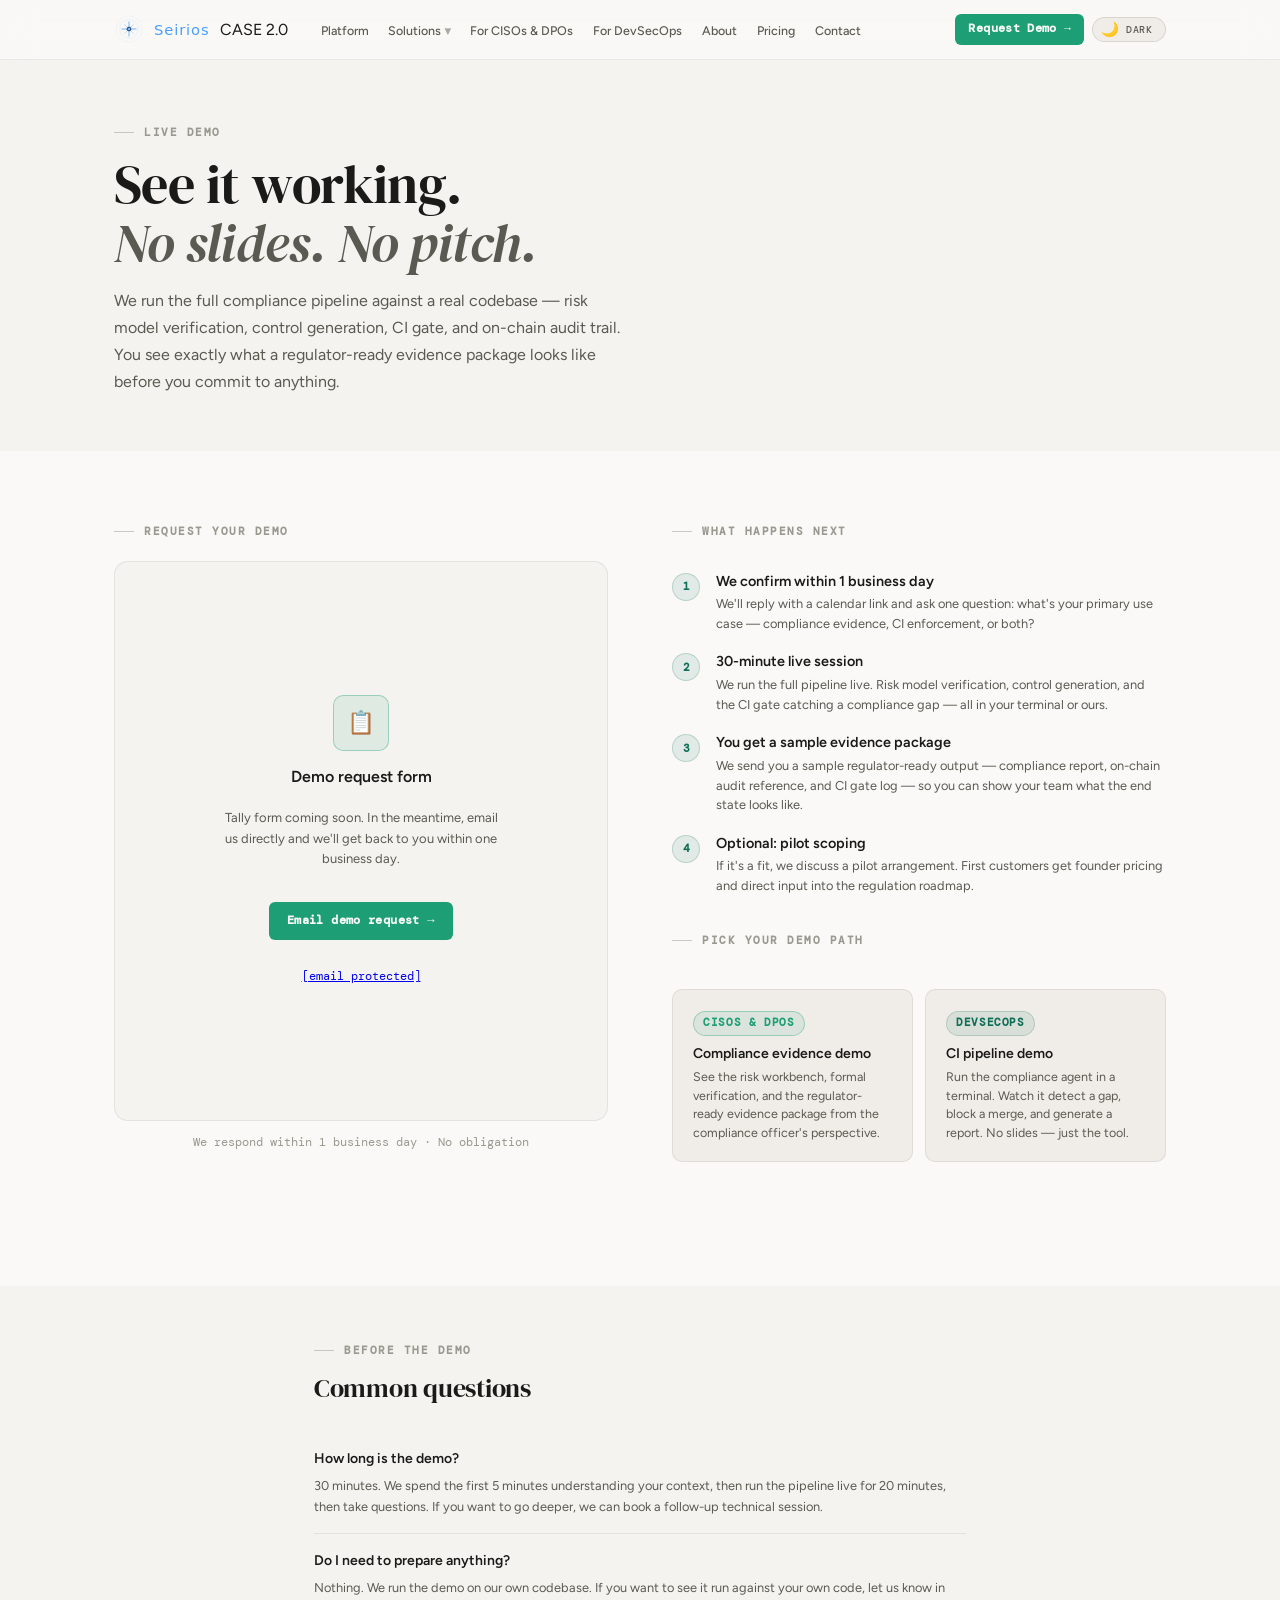
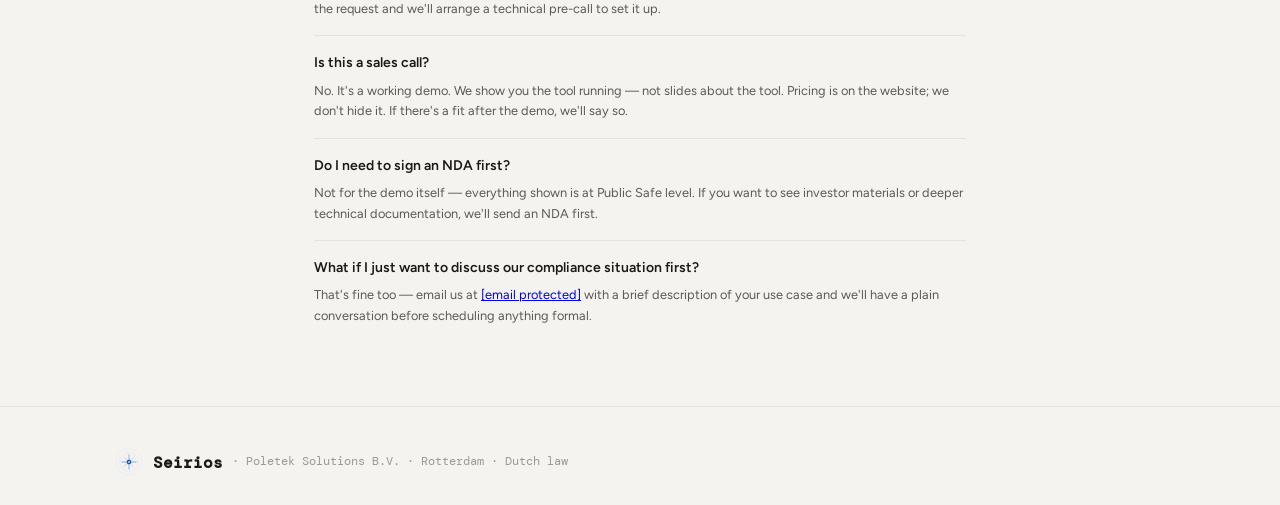
<file: pages/request-demo.html>
<!DOCTYPE html>
<html lang="en">
<head>
  <!-- Nav CSS: self-contained, no external dependency -->
  <style>
    /* Prevent horizontal overflow on mobile */
    html, body { overflow-x: hidden !important; max-width: 100vw !important; }
    .nav { overflow: visible; }
    .nav-inner { overflow: visible; }
    /* Nav bar */
    .nav {
      position: fixed; top: 0; left: 0; right: 0; z-index: 100;
      height: 60px; display: flex; align-items: center;
      background: rgba(250,249,247,0.92);
      backdrop-filter: blur(12px);
      border-bottom: 0.5px solid rgba(0,0,0,0.07);
    }
    [data-theme="dark"] .nav { background: rgba(8,12,20,0.88); }
    .nav-inner {
      display: flex; align-items: center;
      width: 100%; max-width: 1100px; margin: 0 auto; padding: 0 24px;
    }
    .nav-logo { display: flex; align-items: center; gap: 10px; text-decoration: none; color: inherit; flex-shrink: 0; }
    .nav-logo-mark { width: 32px; height: 32px; display: flex; align-items: center; justify-content: center; flex-shrink: 0; background: none; border: none; padding: 0; }
    [data-theme="dark"] .nav-logo-mark { background: none; }
    .nav-logo-text { font-family: 'DM Mono', monospace; font-weight: 600; font-size: 0.92rem; letter-spacing: 0.04em; }
    /* Desktop links */
    .nav-links { display: flex; align-items: center; gap: 2px; list-style: none; margin: 0 auto 0 24px; padding: 0; }
    .nav-links a, .nav-dropdown-trigger {
      color: #5a5a52; text-decoration: none; font-size: 0.78rem; font-weight: 500;
      padding: 5px 9px; border-radius: 4px; transition: all 0.15s;
      background: none; border: none; cursor: pointer; font-family: inherit;
      white-space: nowrap;
    }
    [data-theme="dark"] .nav-links a, [data-theme="dark"] .nav-dropdown-trigger { color: #8a9bb0; }
    .nav-links a:hover, .nav-dropdown-trigger:hover { color: #1a1a18; background: #f0ede8; }
    [data-theme="dark"] .nav-links a:hover, [data-theme="dark"] .nav-dropdown-trigger:hover { color: #e8edf4; background: #162030; }
    .nav-links a.active { color: #1D9E75; }
    [data-theme="dark"] .nav-links a.active { color: #00e0ff; }
    /* Dropdown */
    .nav-dropdown { position: relative; list-style: none; }
    .nav-dropdown-trigger { display: inline-flex; align-items: center; gap: 4px; }
    .nav-dropdown-arrow { font-size: 0.55rem; }
    .nav-dropdown-menu {
      position: absolute; top: calc(100% + 8px); left: 0; min-width: 200px;
      background: #faf9f7; border: 0.5px solid rgba(0,0,0,0.10); border-radius: 10px;
      box-shadow: 0 4px 24px rgba(0,0,0,0.1); padding: 6px;
      opacity: 0; visibility: hidden; transform: translateY(-4px);
      transition: all 0.15s; z-index: 200;
    }
    [data-theme="dark"] .nav-dropdown-menu { background: #111927; border-color: rgba(255,255,255,0.1); }
    .nav-dropdown:hover .nav-dropdown-menu,
    .nav-dropdown:focus-within .nav-dropdown-menu { opacity: 1; visibility: visible; transform: translateY(0); }
    .nav-dropdown-item { display: flex; align-items: flex-start; gap: 10px; padding: 9px 12px; border-radius: 6px; text-decoration: none; }
    .nav-dropdown-item:hover { background: #f0ede8; }
    [data-theme="dark"] .nav-dropdown-item:hover { background: #162030; }
    .nav-dropdown-item-icon { font-size: 0.875rem; flex-shrink: 0; margin-top: 1px; }
    .nav-dropdown-item-text strong { display: block; font-size: 0.78rem; font-weight: 600; color: #1a1a18; margin-bottom: 1px; }
    [data-theme="dark"] .nav-dropdown-item-text strong { color: #e8edf4; }
    .nav-dropdown-item-text span { font-size: 0.7rem; color: #999990; line-height: 1.4; }
    .nav-dropdown-divider { height: 0.5px; background: rgba(0,0,0,0.07); margin: 4px 6px; }
    /* Right side */
    .nav-right { display: flex; align-items: center; gap: 8px; margin-left: 12px; flex-shrink: 0; }
    /* Theme toggle */
    .theme-toggle {
      display: inline-flex; align-items: center; gap: 6px;
      background: #f0ede8; border: 0.5px solid rgba(0,0,0,0.10); border-radius: 999px;
      padding: 4px 12px 4px 8px; cursor: pointer;
      font-family: monospace; font-size: 0.65rem; font-weight: 600;
      color: #5a5a52; letter-spacing: 0.04em; text-transform: uppercase;
      transition: all 0.15s;
    }
    [data-theme="dark"] .theme-toggle { background: #162030; border-color: rgba(255,255,255,0.1); color: #8a9bb0; }
    /* Hamburger — hidden on desktop, flex on mobile via media query */
    .nav-hamburger {
      display: none !important;
      width: 40px; height: 40px; background: none; border: none;
      cursor: pointer; padding: 8px; border-radius: 4px; margin-left: auto; flex-shrink: 0;
    }
    .nav-hamburger span {
      display: block; width: 20px; height: 2px; background: #1a1a18;
      border-radius: 2px; transition: all 0.22s ease; transform-origin: center;
    }
    [data-theme="dark"] .nav-hamburger span { background: #e8edf4; }
    .nav-hamburger.open span:nth-child(1) { transform: translateY(7px) rotate(45deg); }
    .nav-hamburger.open span:nth-child(2) { opacity: 0; transform: scaleX(0); }
    .nav-hamburger.open span:nth-child(3) { transform: translateY(-7px) rotate(-45deg); }
    /* Mobile drawer — HIDDEN by default using display:none */
    .nav-mobile {
      display: none; /* JS adds .open which changes to block */
      position: fixed; top: 60px; left: 0; right: 0; z-index: 99;
      background: #faf9f7; border-bottom: 0.5px solid rgba(0,0,0,0.07);
      box-shadow: 0 8px 24px rgba(0,0,0,0.08);
      padding: 12px 0 16px;
      animation: slideDown 0.2s ease;
    }
    [data-theme="dark"] .nav-mobile { background: #0d1421; }
    @keyframes slideDown { from { opacity: 0; transform: translateY(-8px); } to { opacity: 1; transform: translateY(0); } }
    .nav-mobile a {
      display: block; padding: 11px 24px; color: #5a5a52; text-decoration: none;
      font-size: 0.9rem; font-weight: 500; transition: all 0.15s;
    }
    [data-theme="dark"] .nav-mobile a { color: #8a9bb0; }
    .nav-mobile a:hover { color: #1a1a18; background: #f0ede8; }
    [data-theme="dark"] .nav-mobile a:hover { color: #e8edf4; background: #162030; }
    .nav-mobile a.active { color: #1D9E75; }
    [data-theme="dark"] .nav-mobile a.active { color: #00e0ff; }
    .nav-mobile-group {
      padding: 10px 24px 4px; font-family: monospace; font-size: 0.62rem;
      font-weight: 700; text-transform: uppercase; letter-spacing: 0.12em; color: #999990;
    }
    .nav-mobile-sub { padding-left: 36px !important; font-size: 0.85rem !important; }
    .nav-mobile-divider { height: 0.5px; background: rgba(0,0,0,0.07); margin: 6px 24px; }
    [data-theme="dark"] .nav-mobile-divider { background: rgba(255,255,255,0.06); }
    /* Mobile breakpoint */
    @media (max-width: 900px) {
      .nav-links     { display: none !important; visibility: hidden !important; }
      .nav-right     { display: none !important; visibility: hidden !important; }
      .nav-hamburger {
        display: flex !important;
        visibility: visible !important;
        opacity: 1 !important;
        flex-direction: column;
        justify-content: center;
        align-items: center;
        gap: 5px;
      }
    }
  
    /* ── DESIGN SYSTEM ── */
/* ============================================================
   SEIRIOS DESIGN SYSTEM — DUAL THEME
   Light (default): DM Serif Display + DM Mono + Figtree — warm, document-like
   Dark (toggle):   Space Mono + DM Sans — deep navy security aesthetic
   ============================================================ */



/* ── LIGHT THEME (default) ── */
:root {
  /* Backgrounds */
  --bg-void:        #faf9f7;
  --bg-deep:        #f5f3ef;
  --bg-surface:     #f0ede8;
  --bg-raised:      #ebe7e1;
  --bg-card:        #f5f3ef;

  /* Borders */
  --border-dim:     rgba(0,0,0,0.07);
  --border-subtle:  rgba(0,0,0,0.10);
  --border-accent:  rgba(29,158,117,0.35);

  /* Accent colours */
  --cyan:           #1D9E75;
  --cyan-dim:       rgba(29,158,117,0.10);
  --cyan-glow:      rgba(29,158,117,0.06);
  --green:          #0F6E56;
  --green-dim:      rgba(15,110,86,0.10);
  --amber:          #BA7517;
  --amber-dim:      rgba(186,117,23,0.10);
  --red:            #C0392B;
  --red-dim:        rgba(192,57,43,0.08);

  /* Text */
  --text-primary:   #1a1a18;
  --text-secondary: #5a5a52;
  --text-muted:     #999990;
  --text-cyan:      #1D9E75;
  --text-green:     #0F6E56;

  /* Typography */
  --font-display:   'DM Serif Display', Georgia, serif;
  --font-mono:      'DM Mono', 'Courier New', monospace;
  --font-body:      'Figtree', system-ui, sans-serif;

  /* Shape */
  --radius-sm:      3px;
  --radius-md:      6px;
  --radius-lg:      10px;
  --radius-xl:      14px;

  /* Shadows */
  --shadow-card:    0 1px 3px rgba(0,0,0,0.06), 0 4px 12px rgba(0,0,0,0.04);
  --shadow-glow:    0 0 20px rgba(29,158,117,0.08);

  --transition:     0.2s cubic-bezier(0.4, 0, 0.2, 1);

  /* Nav height */
  --nav-h: 60px;
}

/* ── DARK THEME ── */
[data-theme="dark"] {
  --bg-void:        #080c14;
  --bg-deep:        #0d1421;
  --bg-surface:     #111927;
  --bg-raised:      #162030;
  --bg-card:        #1a2638;

  --border-dim:     rgba(255,255,255,0.06);
  --border-subtle:  rgba(255,255,255,0.10);
  --border-accent:  rgba(0,224,255,0.25);

  --cyan:           #00e0ff;
  --cyan-dim:       rgba(0,224,255,0.15);
  --cyan-glow:      rgba(0,224,255,0.08);
  --green:          #00ff88;
  --green-dim:      rgba(0,255,136,0.12);
  --amber:          #ffaa00;
  --amber-dim:      rgba(255,170,0,0.12);
  --red:            #ff4466;
  --red-dim:        rgba(255,68,102,0.12);

  --text-primary:   #e8edf4;
  --text-secondary: #8a9bb0;
  --text-muted:     #4a5a6e;
  --text-cyan:      #00e0ff;
  --text-green:     #00ff88;

  --font-display:   'Space Mono', 'Courier New', monospace;
  --font-mono:      'Space Mono', 'Courier New', monospace;
  --font-body:      'DM Sans', system-ui, sans-serif;

  --shadow-card:    0 1px 3px rgba(0,0,0,0.4), 0 4px 16px rgba(0,0,0,0.3);
  --shadow-glow:    0 0 24px rgba(0,224,255,0.12);
}

/* ── Dark theme ambient glow ── */
[data-theme="dark"] body::before {
  content: '';
  position: fixed;
  inset: 0;
  background-image:
    radial-gradient(ellipse 80% 50% at 20% -10%, rgba(0,224,255,0.04) 0%, transparent 60%),
    radial-gradient(ellipse 60% 40% at 80% 110%, rgba(0,255,136,0.03) 0%, transparent 60%);
  pointer-events: none;
  z-index: 0;
}

/* ── Reset ── */
*, *::before, *::after { box-sizing: border-box; margin: 0; padding: 0; }
html { scroll-behavior: smooth; -webkit-font-smoothing: antialiased; text-rendering: optimizeLegibility; }

body {
  font-family: var(--font-body);
  background: var(--bg-void);
  color: var(--text-primary);
  line-height: 1.6;
  min-height: 100vh;
  overflow-x: hidden;
  transition: background 0.3s ease, color 0.3s ease;
}

/* ── Typography ── */
h1, h2, h3, h4, h5, h6 {
  font-family: var(--font-display);
  line-height: 1.2;
}

/* Light: serif display headings */
:root h1, :root h2 {
  font-weight: 400;
  letter-spacing: -0.01em;
}
:root h3, :root h4 {
  font-family: var(--font-body);
  font-weight: 600;
}

/* Dark: mono headings */
[data-theme="dark"] h1,
[data-theme="dark"] h2,
[data-theme="dark"] h3,
[data-theme="dark"] h4 {
  font-weight: 700;
  letter-spacing: -0.02em;
}

.display-xl { font-size: clamp(2.2rem, 4.5vw, 3.4rem); line-height: 1.08; }
.display-lg { font-size: clamp(1.7rem, 3vw, 2.5rem); line-height: 1.12; }
.display-md { font-size: clamp(1.2rem, 2vw, 1.65rem); line-height: 1.2; }

.mono       { font-family: var(--font-mono); }
.text-cyan  { color: var(--cyan); }
.text-green { color: var(--green); }
.text-amber { color: var(--amber); }
.text-muted { color: var(--text-muted); }
.text-secondary { color: var(--text-secondary); }

/* Serif italic accent (light only) */
em.accent { font-style: italic; color: var(--text-secondary); }

/* ── Layout ── */
.container { max-width: 1100px; margin: 0 auto; padding: 0 24px; }
.section    { padding: 52px 0; position: relative; z-index: 1; }
.section-sm { padding: 36px 0;  position: relative; z-index: 1; }

/* ── Navigation ── */
.nav {
  position: fixed; top: 0; left: 0; right: 0;
  z-index: 100;
  height: var(--nav-h);
  display: flex; align-items: center;
  background: rgba(250,249,247,0.92);
  backdrop-filter: blur(16px) saturate(130%);
  border-bottom: 0.5px solid var(--border-dim);
  transition: background 0.3s ease, border-color 0.3s ease;
}
[data-theme="dark"] .nav {
  background: rgba(8,12,20,0.88);
}

.nav-inner {
  display: flex; align-items: center; justify-content: space-between;
  width: 100%; max-width: 1100px; margin: 0 auto; padding: 0 24px;
}

.nav-logo {
  display: flex; align-items: center; gap: 10px;
  text-decoration: none; color: var(--text-primary);
}

.nav-logo-mark {
  width: 30px; height: 30px;
  background: var(--cyan);
  border-radius: 5px;
  display: flex; align-items: center; justify-content: center;
  font-family: var(--font-mono); font-size: 12px; font-weight: 600;
  color: var(--bg-void);
  transition: background 0.3s ease;
}
[data-theme="dark"] .nav-logo-mark {
  box-shadow: 0 0 14px rgba(0,224,255,0.25);
}

.nav-logo-text {
  font-family: var(--font-mono);
  font-weight: 600; font-size: 0.9rem;
  letter-spacing: 0.02em;
}


/* ── Dropdown ── */
.nav-dropdown {
  position: relative;
  list-style: none;
}
.nav-dropdown-trigger {
  display: inline-flex; align-items: center; gap: 4px;
  color: var(--text-secondary); text-decoration: none;
  font-size: 0.78rem; font-weight: 500;
  padding: 4px 8px; border-radius: var(--radius-sm);
  cursor: pointer; white-space: nowrap;
  transition: all var(--transition);
  background: none; border: none; font-family: var(--font-body);
}
.nav-dropdown-trigger:hover { color: var(--text-primary); background: var(--bg-surface); }
.nav-dropdown-trigger.active { color: var(--cyan); }
.nav-dropdown-arrow {
  font-size: 0.55rem; opacity: 0.5;
  transition: transform var(--transition);
  margin-top: 1px;
}
.nav-dropdown:hover .nav-dropdown-arrow,
.nav-dropdown:focus-within .nav-dropdown-arrow { transform: rotate(180deg); }

.nav-dropdown-menu {
  position: absolute;
  top: calc(100% + 8px);
  left: 0;
  min-width: 200px;
  background: var(--bg-void);
  border: 0.5px solid var(--border-subtle);
  border-radius: var(--radius-lg);
  box-shadow: var(--shadow-card), 0 8px 24px rgba(0,0,0,0.08);
  padding: 6px;
  opacity: 0;
  visibility: hidden;
  transform: translateY(-4px);
  transition: all var(--transition);
  z-index: 200;
}
[data-theme="dark"] .nav-dropdown-menu {
  box-shadow: var(--shadow-card), 0 8px 32px rgba(0,0,0,0.4);
}
.nav-dropdown:hover .nav-dropdown-menu,
.nav-dropdown:focus-within .nav-dropdown-menu {
  opacity: 1; visibility: visible; transform: translateY(0);
}
.nav-dropdown-item {
  display: flex; align-items: flex-start; gap: 10px;
  padding: 9px 12px; border-radius: var(--radius-md);
  text-decoration: none; transition: background var(--transition);
}
.nav-dropdown-item:hover { background: var(--bg-surface); }
.nav-dropdown-item-icon {
  font-size: 0.875rem; flex-shrink: 0; margin-top: 1px;
}
.nav-dropdown-item-text strong {
  display: block; font-size: 0.78rem; font-weight: 600;
  color: var(--text-primary); margin-bottom: 1px;
}
.nav-dropdown-item-text span {
  font-size: 0.7rem; color: var(--text-muted); line-height: 1.4;
}
.nav-dropdown-divider {
  height: 0.5px; background: var(--border-dim); margin: 4px 6px;
}


/* ── Theme toggle ── */
.theme-toggle {
  display: flex; align-items: center; gap: 6px;
  background: var(--bg-surface);
  border: 0.5px solid var(--border-subtle);
  border-radius: 999px;
  padding: 4px 12px 4px 8px;
  cursor: pointer;
  font-family: var(--font-mono);
  font-size: 0.68rem;
  font-weight: 500;
  color: var(--text-secondary);
  letter-spacing: 0.04em;
  transition: all var(--transition);
  white-space: nowrap;
}
.theme-toggle:hover {
  border-color: var(--border-accent);
  color: var(--text-primary);
}
.theme-toggle-icon { font-size: 0.9rem; line-height: 1; }
.theme-toggle-label { text-transform: uppercase; letter-spacing: 0.08em; font-size: 0.65rem; }

/* ── Buttons ── */
.btn {
  display: inline-flex; align-items: center; gap: 7px;
  padding: 9px 18px;
  border-radius: var(--radius-md);
  font-family: var(--font-mono);
  font-size: 0.78rem; font-weight: 600;
  text-decoration: none; cursor: pointer; border: none;
  transition: all var(--transition);
  white-space: nowrap; letter-spacing: 0.03em;
}
.btn-primary {
  background: var(--cyan); color: var(--bg-void);
}
.btn-primary:hover { filter: brightness(1.08); transform: translateY(-1px); }
[data-theme="dark"] .btn-primary {
  box-shadow: 0 0 18px rgba(0,224,255,0.2);
}
[data-theme="dark"] .btn-primary:hover {
  box-shadow: 0 0 28px rgba(0,224,255,0.35);
}

.btn-outline {
  background: transparent; color: var(--text-primary);
  border: 0.5px solid var(--border-subtle);
}
.btn-outline:hover {
  border-color: var(--border-accent); color: var(--cyan);
  background: var(--cyan-glow);
}
.btn-ghost { background: transparent; color: var(--text-secondary); padding: 9px 14px; }
.btn-ghost:hover { color: var(--text-primary); }
.btn-lg { padding: 12px 24px; font-size: 0.85rem; }
.btn-sm { padding: 6px 13px; font-size: 0.72rem; }

/* ── Cards ── */
.card {
  background: var(--bg-card);
  border: 0.5px solid var(--border-dim);
  border-radius: var(--radius-lg);
  padding: 24px;
  box-shadow: var(--shadow-card);
  transition: border-color var(--transition), box-shadow var(--transition);
}
.card:hover { border-color: var(--border-accent); box-shadow: var(--shadow-card), var(--shadow-glow); }

/* ── Badges ── */
.badge {
  display: inline-flex; align-items: center; gap: 5px;
  padding: 3px 9px; border-radius: 999px;
  font-family: var(--font-mono); font-size: 0.66rem; font-weight: 600;
  letter-spacing: 0.06em; text-transform: uppercase;
}
.badge-cyan  { background: var(--cyan-dim);  color: var(--cyan);  border: 0.5px solid var(--border-accent); }
.badge-green { background: var(--green-dim); color: var(--green); border: 0.5px solid rgba(15,110,86,0.2); }
.badge-amber { background: var(--amber-dim); color: var(--amber); border: 0.5px solid rgba(186,117,23,0.2); }
.badge-red   { background: var(--red-dim);   color: var(--red);   border: 0.5px solid rgba(192,57,43,0.15); }
[data-theme="dark"] .badge-green { border-color: rgba(0,255,136,0.2); }
[data-theme="dark"] .badge-amber { border-color: rgba(255,170,0,0.2); }
[data-theme="dark"] .badge-red   { border-color: rgba(255,68,102,0.2); }

/* ── Section label ── */
.section-label {
  font-family: var(--font-mono);
  font-size: 0.67rem; font-weight: 600;
  letter-spacing: 0.14em; text-transform: uppercase;
  color: var(--cyan); margin-bottom: 14px;
  display: flex; align-items: center; gap: 10px;
}
.section-label::before {
  content: ''; display: block;
  width: 20px; height: 1px;
  background: var(--cyan); opacity: 0.5;
}

/* Light theme: section label uses border accent not cyan */
:root .section-label { color: var(--text-muted); }
:root .section-label::before { background: var(--text-muted); }

/* ── Stat grid ── */
.stat-grid {
  display: grid; grid-template-columns: repeat(4, 1fr);
  gap: 1px; background: var(--border-dim);
  border: 0.5px solid var(--border-dim);
  border-radius: var(--radius-lg); overflow: hidden;
}
.stat-item {
  background: var(--bg-surface); padding: 24px 20px; text-align: center;
}
.stat-value {
  font-family: var(--font-mono); font-size: 1.75rem; font-weight: 600;
  color: var(--cyan); line-height: 1; margin-bottom: 5px;
}
:root .stat-value { color: var(--text-primary); }
.stat-label { font-size: 0.72rem; color: var(--text-muted); text-transform: uppercase; letter-spacing: 0.08em; }

/* ── Terminal ── */
.terminal {
  background: #070b12;
  border: 0.5px solid var(--border-subtle);
  border-radius: var(--radius-lg); overflow: hidden;
  font-family: var(--font-mono);
  box-shadow: var(--shadow-card);
}
:root .terminal { background: #1a1a18; border-color: rgba(0,0,0,0.15); }

.terminal-bar {
  display: flex; align-items: center; gap: 7px;
  padding: 9px 14px;
  background: var(--bg-raised); border-bottom: 0.5px solid var(--border-dim);
}
.terminal-dot { width: 9px; height: 9px; border-radius: 50%; }
.dot-red    { background: #ff5f56; }
.dot-yellow { background: #ffbd2e; }
.dot-green  { background: #27c93f; }
.terminal-title { font-size: 0.7rem; color: var(--text-muted); margin-left: 6px; letter-spacing: 0.04em; }

.terminal-body { padding: 18px 22px; font-size: 0.78rem; line-height: 1.7; }

/* Terminal always sits on a dark background — hardcode light text for both themes */
.t-cmd   { color: #e8edf4; }
.t-dim   { color: #5a6a7e; }
.t-pass  { color: #3ecf8e; }
.t-fail  { color: #ff6b6b; }
.t-warn  { color: #f5a623; }
.t-info  { color: #5bc8e8; }

/* ── Analogy block (light) ── */
.analogy {
  background: var(--bg-void);
  border: 0.5px solid var(--border-dim);
  border-left: 3px solid var(--cyan);
  border-radius: 0 var(--radius-md) var(--radius-md) 0;
  padding: 16px 20px;
}
.analogy p { font-size: 0.9375rem; line-height: 1.7; color: var(--text-secondary); }
.analogy strong { font-weight: 600; color: var(--text-primary); }

/* ── Divider ── */
.divider { height: 0.5px; background: var(--border-dim); }

/* ── Footer ── */
.footer {
  background: var(--bg-deep);
  border-top: 0.5px solid var(--border-dim);
  padding: 40px 0 28px; position: relative; z-index: 1;
}

/* ── Animations ── */
@keyframes star-pulse {
  0%,100%{opacity:1} 50%{opacity:0.45}
}
@keyframes fadeInUp {
  from { opacity: 0; transform: translateY(16px); }
  to   { opacity: 1; transform: translateY(0); }
}
@keyframes pulse-amber {
  0%, 100% { opacity: 1; }
  50%       { opacity: 0.6; }
}

/* ── Responsive ── */
@media (max-width: 900px) {
  .section    { padding: 40px 0; }
  .section-sm { padding: 28px 0; }
}
@media (max-width: 600px) {
  .section    { padding: 32px 0; }
  .section-sm { padding: 22px 0; }
  .stat-grid  { grid-template-columns: repeat(2, 1fr); font-size: 0.85em; }
}
}
  
            /* ── CASE 2.0 badge ── */
    .nav-product-badge {
      display: inline-flex; align-items: center;
      background: rgba(29,158,117,0.10);
      border: 0.5px solid rgba(29,158,117,0.35);
      border-radius: 4px; padding: 2px 7px;
      font-family: var(--font-mono);
      font-size: 0.58rem; font-weight: 600;
      letter-spacing: 0.09em; text-transform: uppercase;
      color: #1D9E75; margin-left: 5px; white-space: nowrap;
    }
    [data-theme="dark"] .nav-product-badge {
      background: rgba(0,224,255,0.12);
      border-color: rgba(0,224,255,0.30);
      color: #00e0ff;
    }
    /* ── Seirios star mark — no background ── */
    .nav-logo-mark { background: none !important; border-radius: 0 !important; }
    @keyframes star-pulse { 0%,100%{opacity:1} 50%{opacity:0.4} }
    /* Nav wordmark: mint green light, white dark */
    .nav-logo-text { font-family: -apple-system, 'Segoe UI', system-ui, sans-serif !important; font-weight: 500; font-size: 0.92rem; letter-spacing: 0.06em; color: #4a9eff !important; }
    [data-theme="dark"] .nav-logo-text { color: #4a9eff !important; }
  </style>
  <meta charset="UTF-8" />
  <link rel="preconnect" href="https://fonts.googleapis.com">
  <link rel="preconnect" href="https://fonts.gstatic.com" crossorigin>
  <link rel="stylesheet" href="https://fonts.googleapis.com/css2?family=DM+Serif+Display:ital@0;1&family=DM+Mono:wght@400;500;600&family=Figtree:wght@400;500;600;700&family=Space+Mono:wght@400;700&family=DM+Sans:ital,opsz,wght@0,9..40,300;0,9..40,400;0,9..40,500;0,9..40,600&display=swap">
  <meta name="viewport" content="width=device-width, initial-scale=1.0" />
  <title>Seirios — Request a Demo</title>
  <meta name="description" content="Request a live demo of Seirios CASE 2.0. We run the full compliance pipeline against a real codebase and show you what a regulator-ready evidence package looks like." />
  <link rel="icon" type="image/svg+xml" href="/assets/favicon.svg" />
  <script src="../js/theme.js"></script>
  <style>
    .demo-hero {
      padding: calc(var(--nav-h) + 64px) 0 56px;
      position: relative; z-index: 1;
      background: var(--bg-deep);
    }

    .demo-grid {
      display: grid;
      grid-template-columns: 1fr 1fr;
      gap: 64px;
      align-items: start;
      padding: 72px 0;
    }

    /* ── Tally embed container ── */
    .form-wrap {
      background: var(--bg-card);
      border: 0.5px solid var(--border-dim);
      border-radius: var(--radius-xl);
      overflow: hidden;
      min-height: 560px;
      position: relative;
    }

    .tally-embed {
      width: 100%;
      min-height: 560px;
      border: none;
      display: block;
    }

    /* Placeholder shown until Tally URL is added */
    .form-placeholder {
      position: absolute;
      inset: 0;
      display: flex;
      flex-direction: column;
      align-items: center;
      justify-content: center;
      gap: 16px;
      padding: 40px;
      text-align: center;
    }

    .placeholder-icon {
      width: 56px; height: 56px;
      background: var(--cyan-dim);
      border: 0.5px solid var(--border-accent);
      border-radius: var(--radius-lg);
      display: flex; align-items: center; justify-content: center;
      font-size: 1.4rem;
    }

    /* ── What to expect list ── */
    .expect-list {
      display: flex;
      flex-direction: column;
      gap: 20px;
      margin-top: 32px;
    }

    .expect-item {
      display: flex;
      gap: 16px;
      align-items: flex-start;
    }

    .expect-num {
      width: 28px; height: 28px;
      background: var(--cyan-dim);
      border: 0.5px solid var(--border-accent);
      border-radius: 50%;
      display: flex; align-items: center; justify-content: center;
      font-family: var(--font-mono);
      font-size: 0.68rem; font-weight: 700;
      color: var(--cyan);
      flex-shrink: 0;
    }
    :root .expect-num { color: var(--green); background: var(--green-dim); border-color: rgba(15,110,86,0.2); }

    .expect-item h4 {
      font-size: 0.9rem; margin-bottom: 4px;
    }
    :root .expect-item h4 { font-family: var(--font-body); font-weight: 600; }
    .expect-item p {
      font-size: 0.8rem;
      color: var(--text-secondary);
      line-height: 1.55;
    }

    /* ── Audience cards ── */
    .audience-grid {
      display: grid;
      grid-template-columns: 1fr 1fr;
      gap: 12px;
      margin-top: 40px;
    }

    .audience-card {
      background: var(--bg-surface);
      border: 0.5px solid var(--border-dim);
      border-radius: var(--radius-lg);
      padding: 18px 20px;
      transition: all var(--transition);
    }
    .audience-card:hover { border-color: var(--border-accent); }
    .audience-card h4 { font-size: 0.875rem; margin-bottom: 5px; }
    :root .audience-card h4 { font-family: var(--font-body); font-weight: 600; }
    .audience-card p { font-size: 0.78rem; color: var(--text-secondary); line-height: 1.5; }

    /* ── FAQ ── */
    .faq-item { border-bottom: 0.5px solid var(--border-dim); padding: 16px 0; }
    .faq-q { font-family: var(--font-mono); font-size: 0.8125rem; color: var(--text-primary); margin-bottom: 6px; }
    :root .faq-q { font-family: var(--font-body); font-weight: 600; font-size: 0.875rem; }
    .faq-a { font-size: 0.8rem; color: var(--text-secondary); line-height: 1.6; }

    @media (max-width: 900px) {
      .demo-grid { grid-template-columns: 1fr; gap: 40px; }
      .audience-grid { grid-template-columns: 1fr; }
    }
  </style>
  <!-- build: 2026-03-22 22:02:23 -->
</head>
<body>

  <nav class="nav">
    <div class="nav-inner">
      <a href="../index.html" class="nav-logo">
        <svg class="nav-logo-mark seirios-mark" width="32" height="32" viewBox="0 0 32 32" xmlns="http://www.w3.org/2000/svg" aria-label="Seirios">
        <!-- Outer glow ring -->
        <circle cx="16" cy="16" r="14" fill="none" stroke="#4a9eff" stroke-width="0.5" opacity="0.15"/>
        <circle cx="16" cy="16" r="10" fill="none" stroke="#4a9eff" stroke-width="0.5" opacity="0.2"/>
        <!-- 8-point star cross -->
        <line x1="8.5" y1="16" x2="23.5" y2="16" stroke="#4a9eff" stroke-width="1.5" stroke-linecap="round" opacity="0.5"/>
        <line x1="16" y1="8.5" x2="16" y2="23.5" stroke="#4a9eff" stroke-width="1.5" stroke-linecap="round" opacity="0.5"/>
        <!-- Diagonals -->
        <line x1="11.2" y1="11.2" x2="20.8" y2="20.8" stroke="#4a9eff" stroke-width="1.0" stroke-linecap="round" opacity="0.35"/>
        <line x1="20.8" y1="11.2" x2="11.2" y2="20.8" stroke="#4a9eff" stroke-width="1.0" stroke-linecap="round" opacity="0.35"/>
        <!-- Core -->
        <circle cx="16" cy="16" r="2.5" fill="#1a3d6e" stroke="#4a9eff" stroke-width="0.25" opacity="0.9"/>
        <circle cx="16" cy="16" r="1" fill="#8bc4ff"/>
        <circle cx="16" cy="16" r="0.4" fill="#ffffff"/>
        <!-- Tick -->
        <path d="M15.2 16 L15.8 16.6 L17 15.3" fill="none" stroke="#ffffff" stroke-width="0.4" stroke-linecap="round" stroke-linejoin="round"/>
      </svg>
        <span class="nav-logo-text">Seirios</span><span class="nav-product-badge">CASE 2.0</span>
      </a>
      <ul class="nav-links">
        <li><a href="../index.html#platform">Platform</a></li>
        <li class="nav-dropdown">
          <button class="nav-dropdown-trigger">Solutions <span class="nav-dropdown-arrow">▼</span></button>
          <div class="nav-dropdown-menu">
            <a class="nav-dropdown-item" href="regulations.html"><span class="nav-dropdown-item-icon">📋</span><span class="nav-dropdown-item-text"><strong>Regulations &amp; Frameworks</strong><span>26 safety &amp; compliance profiles</span></span></a>
            <div class="nav-dropdown-divider"></div>
            <a class="nav-dropdown-item" href="ai-agent-security.html"><span class="nav-dropdown-item-icon">🤖</span><span class="nav-dropdown-item-text"><strong>AI Agent Security</strong><span>Formally bounded agent deployments</span></span></a>
          </div>
        </li>
        <li><a href="../for-ciso.html">For CISOs &amp; DPOs</a></li>
        <li><a href="../for-devops.html">For DevSecOps</a></li>
        <li><a href="about.html">About</a></li>
        <li><a href="../index.html#pricing">Pricing</a></li>
        <li><a href="/cdn-cgi/l/email-protection#e1828e8f95808295a19589938480858d8485868493cf888e">Contact</a></li>
      </ul>
      <div class="nav-right">
        <a href="request-demo.html" class="btn btn-primary btn-sm">Request Demo →</a>
        <button class="theme-toggle" aria-label="Switch to dark mode"><span class="theme-toggle-icon">🌙</span><span class="theme-toggle-label">Dark</span></button>
      </div>
      <button class="nav-hamburger" id="nav-hamburger" aria-label="Open menu" aria-expanded="false"><span></span><span></span><span></span></button>
    </div>
  </nav>

  <div class="nav-mobile" id="nav-mobile">
    <a href="../index.html#platform">Platform</a>
    <div class="nav-mobile-group">Solutions</div>
    <a href="regulations.html" class="nav-mobile-sub">📋 Regulations &amp; Frameworks</a>
    <a href="ai-agent-security.html" class="nav-mobile-sub">🤖 AI Agent Security</a>
    <div class="nav-mobile-divider"></div>
    <a href="../for-ciso.html">For CISOs &amp; DPOs</a>
    <a href="../for-devops.html">For DevSecOps</a>
    <a href="about.html">About</a>
    <a href="../index.html#pricing">Pricing</a>
    <a href="/cdn-cgi/l/email-protection#f3909c9d87929087b3879b819692979f9697949681dd9a9c">Contact</a>
    <div class="nav-mobile-divider"></div>
    <a href="request-demo.html" style="color:var(--cyan);font-weight:600;">Request Demo →</a>
    <div class="nav-mobile-divider"></div>
    <div style="padding:8px 24px 14px;display:flex;align-items:center;gap:10px;">
      <span style="font-size:0.8rem;color:var(--text-muted);font-family:monospace;">Appearance</span>
      <button class="theme-toggle" style="padding:4px 12px 4px 8px;font-size:0.72rem;">
        <span class="theme-toggle-icon">🌙</span>
        <span class="theme-toggle-label">Dark</span>
      </button>
    </div>
  </div>

  <!-- Hero -->
  <section class="demo-hero">
    <div class="container">
      <div class="section-label">Live demo</div>
      <h1 class="display-xl" style="max-width:620px; margin-bottom:14px;">
        See it working.<br/><em class="accent">No slides. No pitch.</em>
      </h1>
      <p style="font-size:1rem; color:var(--text-secondary); max-width:520px; line-height:1.7;">
        We run the full compliance pipeline against a real codebase — risk model verification, control generation, CI gate, and on-chain audit trail. You see exactly what a regulator-ready evidence package looks like before you commit to anything.
      </p>
    </div>
  </section>

  <!-- Main content -->
  <section class="section" style="padding-top: 0;">
    <div class="container">
      <div class="demo-grid">

        <!-- Left: form -->
        <div>
          <div class="section-label" style="margin-bottom:20px;">Request your demo</div>

          <!-- ════════════════════════════════════════════════
               TALLY EMBED — replace src with your Tally URL
               Steps:
               1. Go to tally.so and create your form
               2. Click Share → Embed
               3. Copy the iframe src URL
               4. Replace "TALLY_FORM_URL_HERE" below with it
               5. Adjust height if needed (default 560px works for ~5 fields)
               ════════════════════════════════════════════════ -->
          <div class="form-wrap">
            <div class="form-placeholder" id="form-placeholder">
              <div class="placeholder-icon">📋</div>
              <h3 style="font-size:1rem; margin-bottom:6px;">Demo request form</h3>
              <p style="font-size:0.8125rem; color:var(--text-secondary); max-width:280px; line-height:1.6; margin-bottom:16px;">
                Tally form coming soon. In the meantime, email us directly and we'll get back to you within one business day.
              </p>
              <a href="/cdn-cgi/l/email-protection#375458594356544377435f455256535b5253505245195e58" class="btn btn-primary">
                Email demo request →
              </a>
              <p style="font-size:0.72rem; color:var(--text-muted); margin-top:12px; font-family:var(--font-mono);">
                <a href="/cdn-cgi/l/email-protection#03606c6d7762607743776b716662676f66676466712d6a6c"><span class="__cf_email__" data-cfemail="076468697366647347736f756266636b6263606275296e68">[email&#160;protected]</span></a>
              </p>
            </div>
            <!-- Uncomment and fill in once you have a Tally URL:
            <iframe
              id="tally-iframe"
              class="tally-embed"
              src="TALLY_FORM_URL_HERE"
              title="Request a Seirios demo"
              style="display:none;"
              onload="document.getElementById('form-placeholder').style.display='none'; this.style.display='block';"
            ></iframe>
            -->
          </div>

          <p style="font-size:0.75rem; color:var(--text-muted); margin-top:12px; font-family:var(--font-mono); text-align:center;">
            We respond within 1 business day · No obligation
          </p>
        </div>

        <!-- Right: what to expect -->
        <div>
          <div class="section-label" style="margin-bottom:20px;">What happens next</div>
          <div class="expect-list">
            <div class="expect-item">
              <div class="expect-num">1</div>
              <div>
                <h4>We confirm within 1 business day</h4>
                <p>We'll reply with a calendar link and ask one question: what's your primary use case — compliance evidence, CI enforcement, or both?</p>
              </div>
            </div>
            <div class="expect-item">
              <div class="expect-num">2</div>
              <div>
                <h4>30-minute live session</h4>
                <p>We run the full pipeline live. Risk model verification, control generation, and the CI gate catching a compliance gap — all in your terminal or ours.</p>
              </div>
            </div>
            <div class="expect-item">
              <div class="expect-num">3</div>
              <div>
                <h4>You get a sample evidence package</h4>
                <p>We send you a sample regulator-ready output — compliance report, on-chain audit reference, and CI gate log — so you can show your team what the end state looks like.</p>
              </div>
            </div>
            <div class="expect-item">
              <div class="expect-num">4</div>
              <div>
                <h4>Optional: pilot scoping</h4>
                <p>If it's a fit, we discuss a pilot arrangement. First customers get founder pricing and direct input into the regulation roadmap.</p>
              </div>
            </div>
          </div>

          <!-- Audience split -->
          <div style="margin-top:36px;">
            <div class="section-label" style="margin-bottom:14px;">Pick your demo path</div>
            <div class="audience-grid">
              <div class="audience-card">
                <div class="badge badge-cyan" style="margin-bottom:10px;">CISOs &amp; DPOs</div>
                <h4>Compliance evidence demo</h4>
                <p>See the risk workbench, formal verification, and the regulator-ready evidence package from the compliance officer's perspective.</p>
              </div>
              <div class="audience-card">
                <div class="badge badge-green" style="margin-bottom:10px;">DevSecOps</div>
                <h4>CI pipeline demo</h4>
                <p>Run the compliance agent in a terminal. Watch it detect a gap, block a merge, and generate a report. No slides — just the tool.</p>
              </div>
            </div>
          </div>
        </div>

      </div>
    </div>
  </section>

  <!-- FAQ -->
  <section class="section section-sm" style="background:var(--bg-deep); padding-top:56px; padding-bottom:64px;">
    <div class="container" style="max-width:700px;">
      <div class="section-label">Before the demo</div>
      <h2 class="display-md" style="margin-bottom:28px;">Common questions</h2>
      <div class="faq-item">
        <div class="faq-q">How long is the demo?</div>
        <div class="faq-a">30 minutes. We spend the first 5 minutes understanding your context, then run the pipeline live for 20 minutes, then take questions. If you want to go deeper, we can book a follow-up technical session.</div>
      </div>
      <div class="faq-item">
        <div class="faq-q">Do I need to prepare anything?</div>
        <div class="faq-a">Nothing. We run the demo on our own codebase. If you want to see it run against your own code, let us know in the request and we'll arrange a technical pre-call to set it up.</div>
      </div>
      <div class="faq-item">
        <div class="faq-q">Is this a sales call?</div>
        <div class="faq-a">No. It's a working demo. We show you the tool running — not slides about the tool. Pricing is on the website; we don't hide it. If there's a fit after the demo, we'll say so.</div>
      </div>
      <div class="faq-item">
        <div class="faq-q">Do I need to sign an NDA first?</div>
        <div class="faq-a">Not for the demo itself — everything shown is at Public Safe level. If you want to see investor materials or deeper technical documentation, we'll send an NDA first.</div>
      </div>
      <div class="faq-item" style="border-bottom:none;">
        <div class="faq-q">What if I just want to discuss our compliance situation first?</div>
        <div class="faq-a">That's fine too — email us at <a href="/cdn-cgi/l/email-protection#7d1e1213091c1e093d09150f181c191118191a180f531412"><span class="__cf_email__" data-cfemail="abc8c4c5dfcac8dfebdfc3d9cecacfc7cecfccced985c2c4">[email&#160;protected]</span></a> with a brief description of your use case and we'll have a plain conversation before scheduling anything formal.</div>
      </div>
    </div>
  </section>

  <footer class="footer">
    <div class="container">
      <div style="display:flex; justify-content:space-between; align-items:center; flex-wrap:wrap; gap:14px;">
        <div style="display:flex; align-items:center; gap:9px;">
          <svg class="nav-logo-mark seirios-mark" width="28" height="28" viewBox="0 0 32 32" xmlns="http://www.w3.org/2000/svg" aria-label="Seirios">
        <!-- Outer glow ring -->
        <circle cx="16" cy="16" r="14" fill="none" stroke="#4a9eff" stroke-width="0.5" opacity="0.15"/>
        <circle cx="16" cy="16" r="10" fill="none" stroke="#4a9eff" stroke-width="0.5" opacity="0.2"/>
        <!-- 8-point star cross -->
        <line x1="8.5" y1="16" x2="23.5" y2="16" stroke="#4a9eff" stroke-width="1.5" stroke-linecap="round" opacity="0.5"/>
        <line x1="16" y1="8.5" x2="16" y2="23.5" stroke="#4a9eff" stroke-width="1.5" stroke-linecap="round" opacity="0.5"/>
        <!-- Diagonals -->
        <line x1="11.2" y1="11.2" x2="20.8" y2="20.8" stroke="#4a9eff" stroke-width="1.0" stroke-linecap="round" opacity="0.35"/>
        <line x1="20.8" y1="11.2" x2="11.2" y2="20.8" stroke="#4a9eff" stroke-width="1.0" stroke-linecap="round" opacity="0.35"/>
        <!-- Core -->
        <circle cx="16" cy="16" r="2.5" fill="#1a3d6e" stroke="#4a9eff" stroke-width="0.25" opacity="0.9"/>
        <circle cx="16" cy="16" r="1" fill="#8bc4ff"/>
        <circle cx="16" cy="16" r="0.4" fill="#ffffff"/>
        <!-- Tick -->
        <path d="M15.2 16 L15.8 16.6 L17 15.3" fill="none" stroke="#ffffff" stroke-width="0.4" stroke-linecap="round" stroke-linejoin="round"/>
      </svg>
          <span style="font-family:var(--font-mono); font-weight:600;">Seirios</span>
          <span style="color:var(--text-muted); font-size:0.78rem; font-family:var(--font-mono);">· Poletek Solutions B.V. · Rotterdam · Dutch law</span>
        </div>
        <div style="display:flex; gap:18
  <script>
    const hamburger = document.getElementById('nav-hamburger');
    const mobileNav = document.getElementById('nav-mobile');
    if (hamburger && mobileNav) {
      hamburger.addEventListener('click', () => {
        const open = hamburger.classList.toggle('open');
        mobileNav.classList.toggle('open', open);
        hamburger.setAttribute('aria-expanded', open);
      });
      document.addEventListener('click', (e) => {
        if (!hamburger.contains(e.target) && !mobileNav.contains(e.target)) {
          hamburger.classList.remove('open');
</file>
